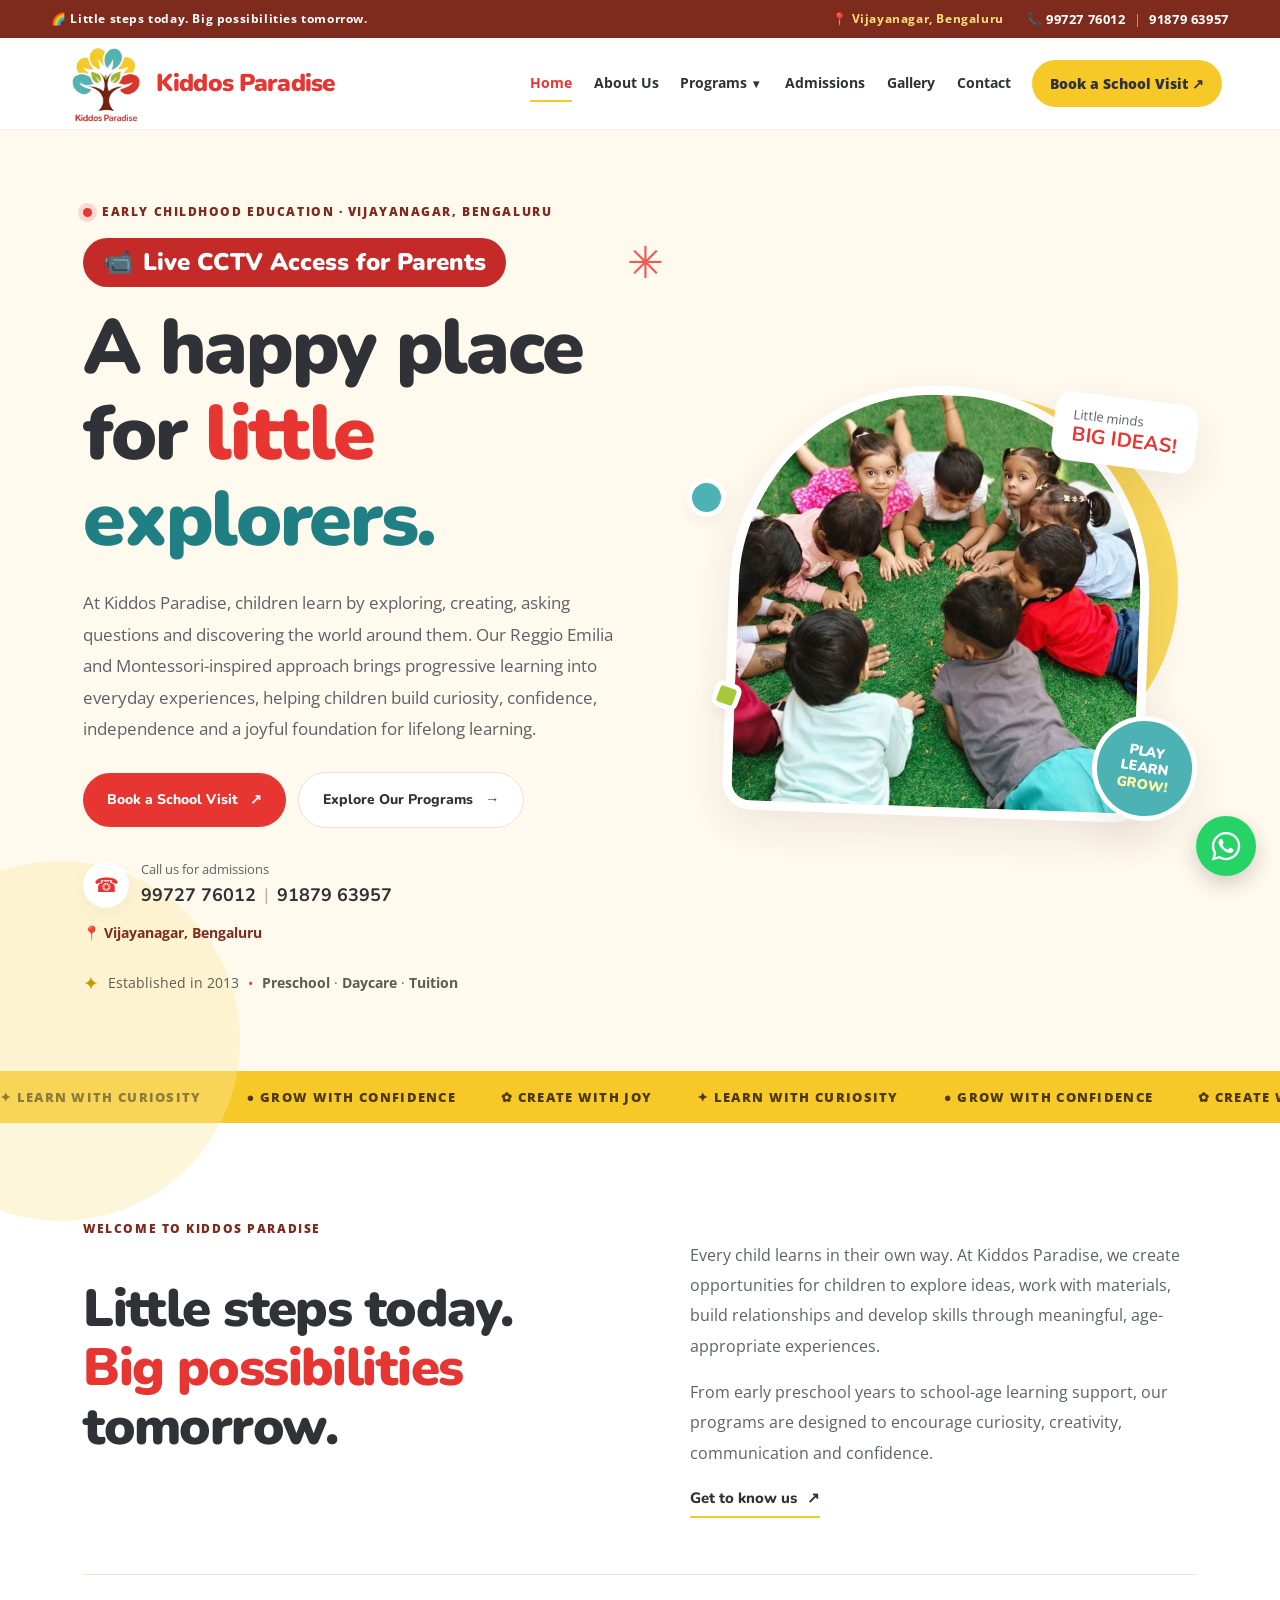
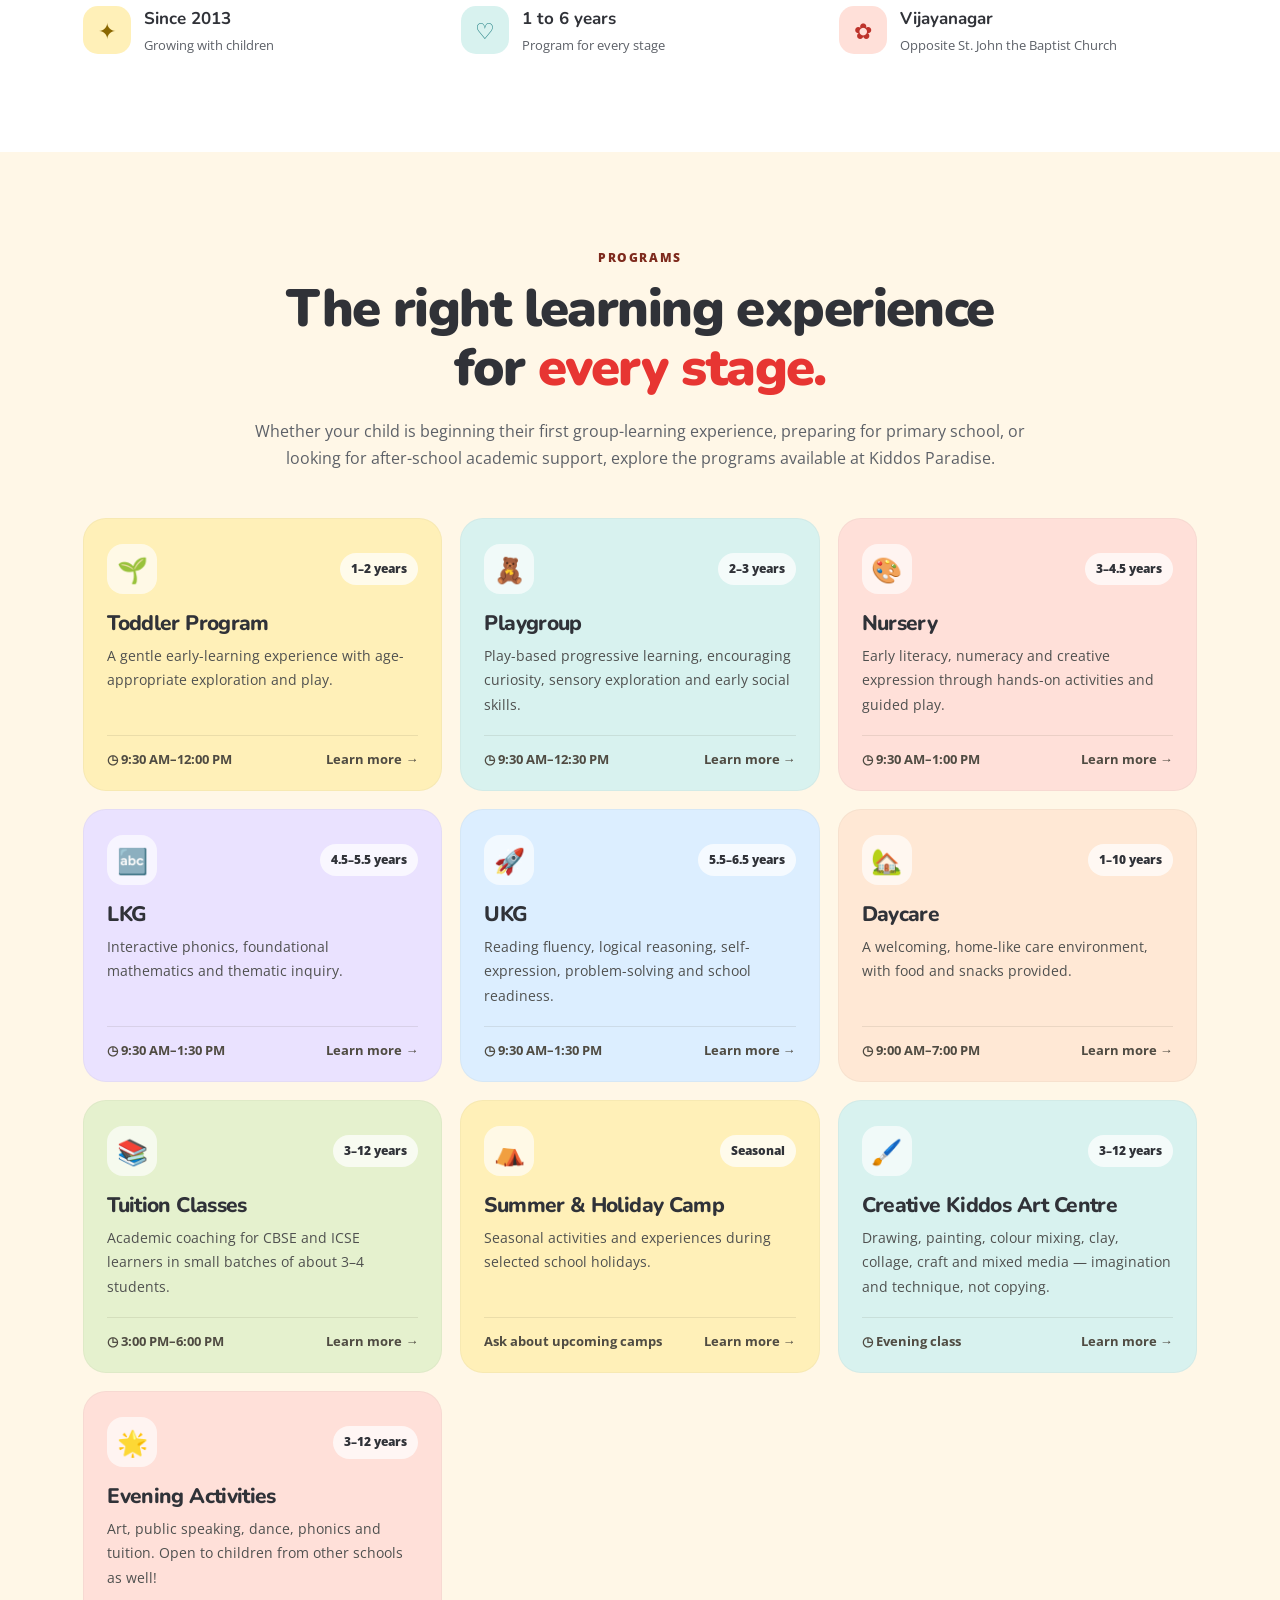
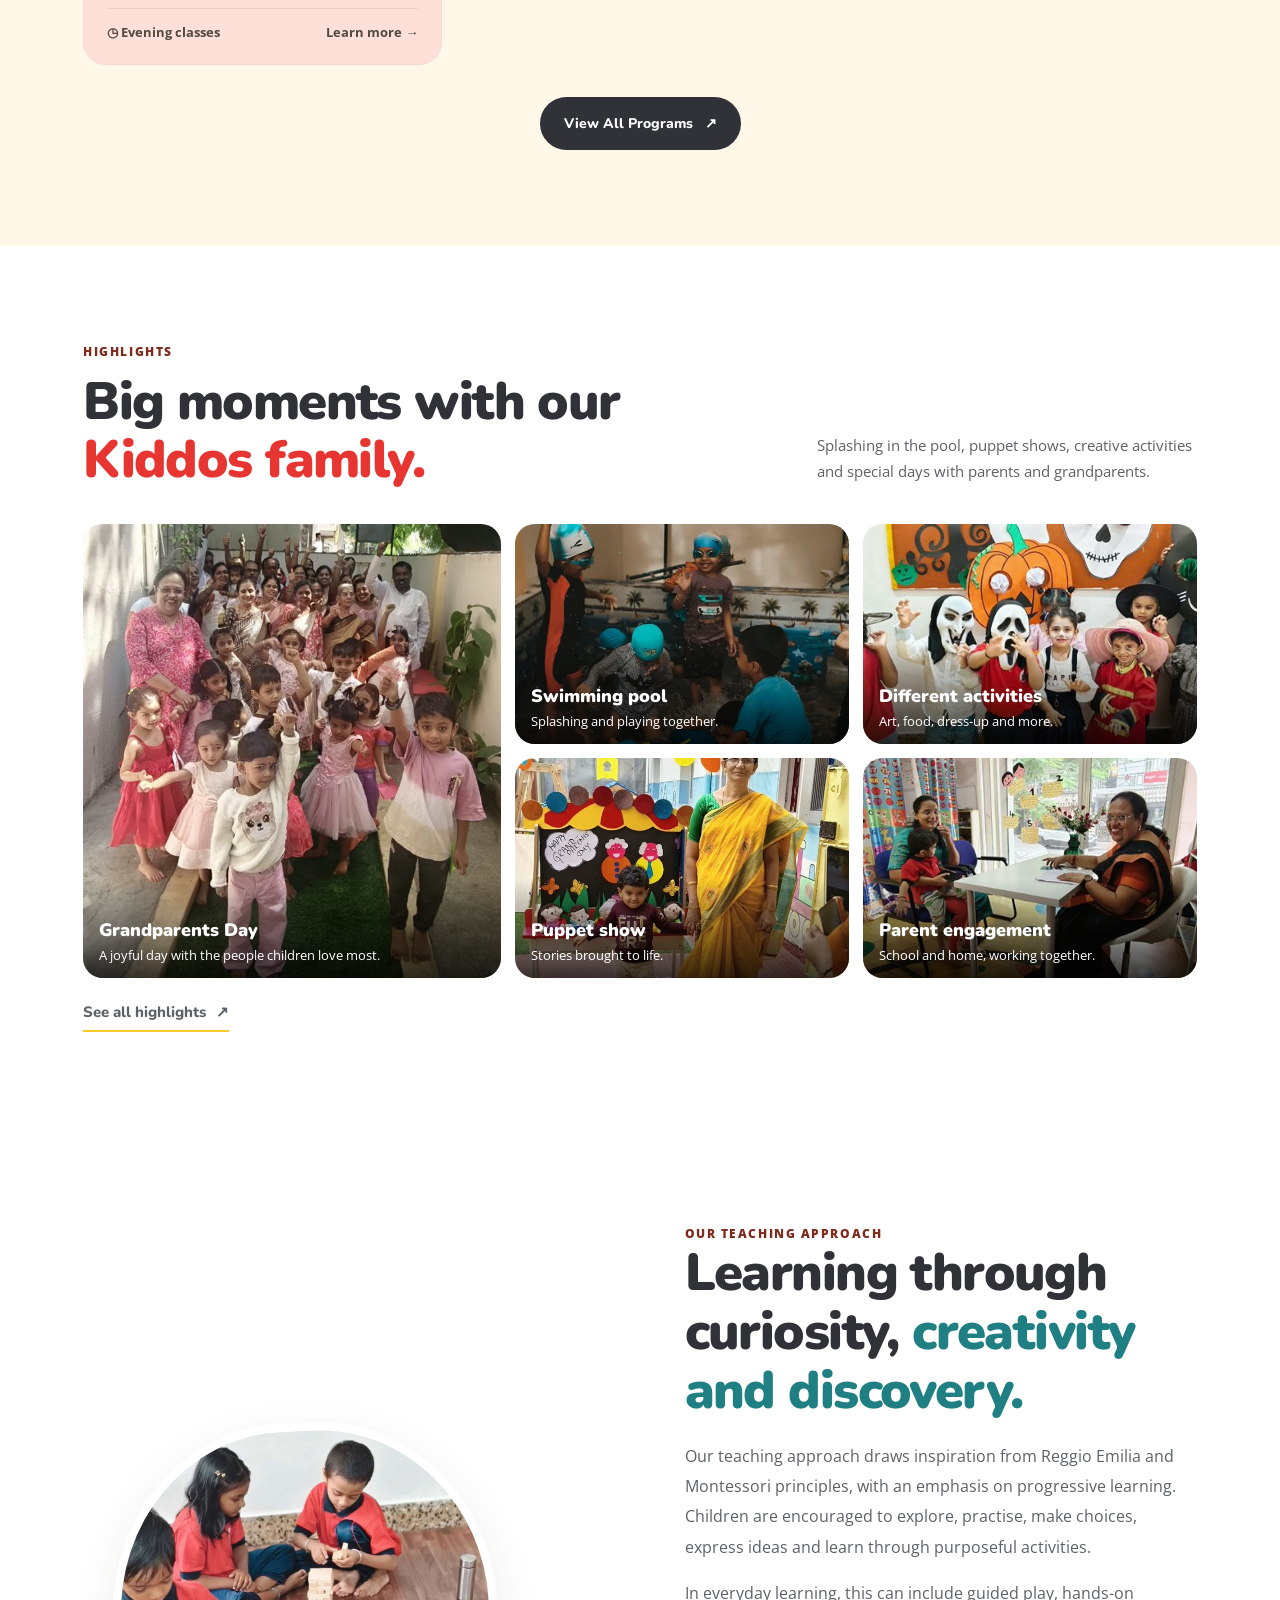
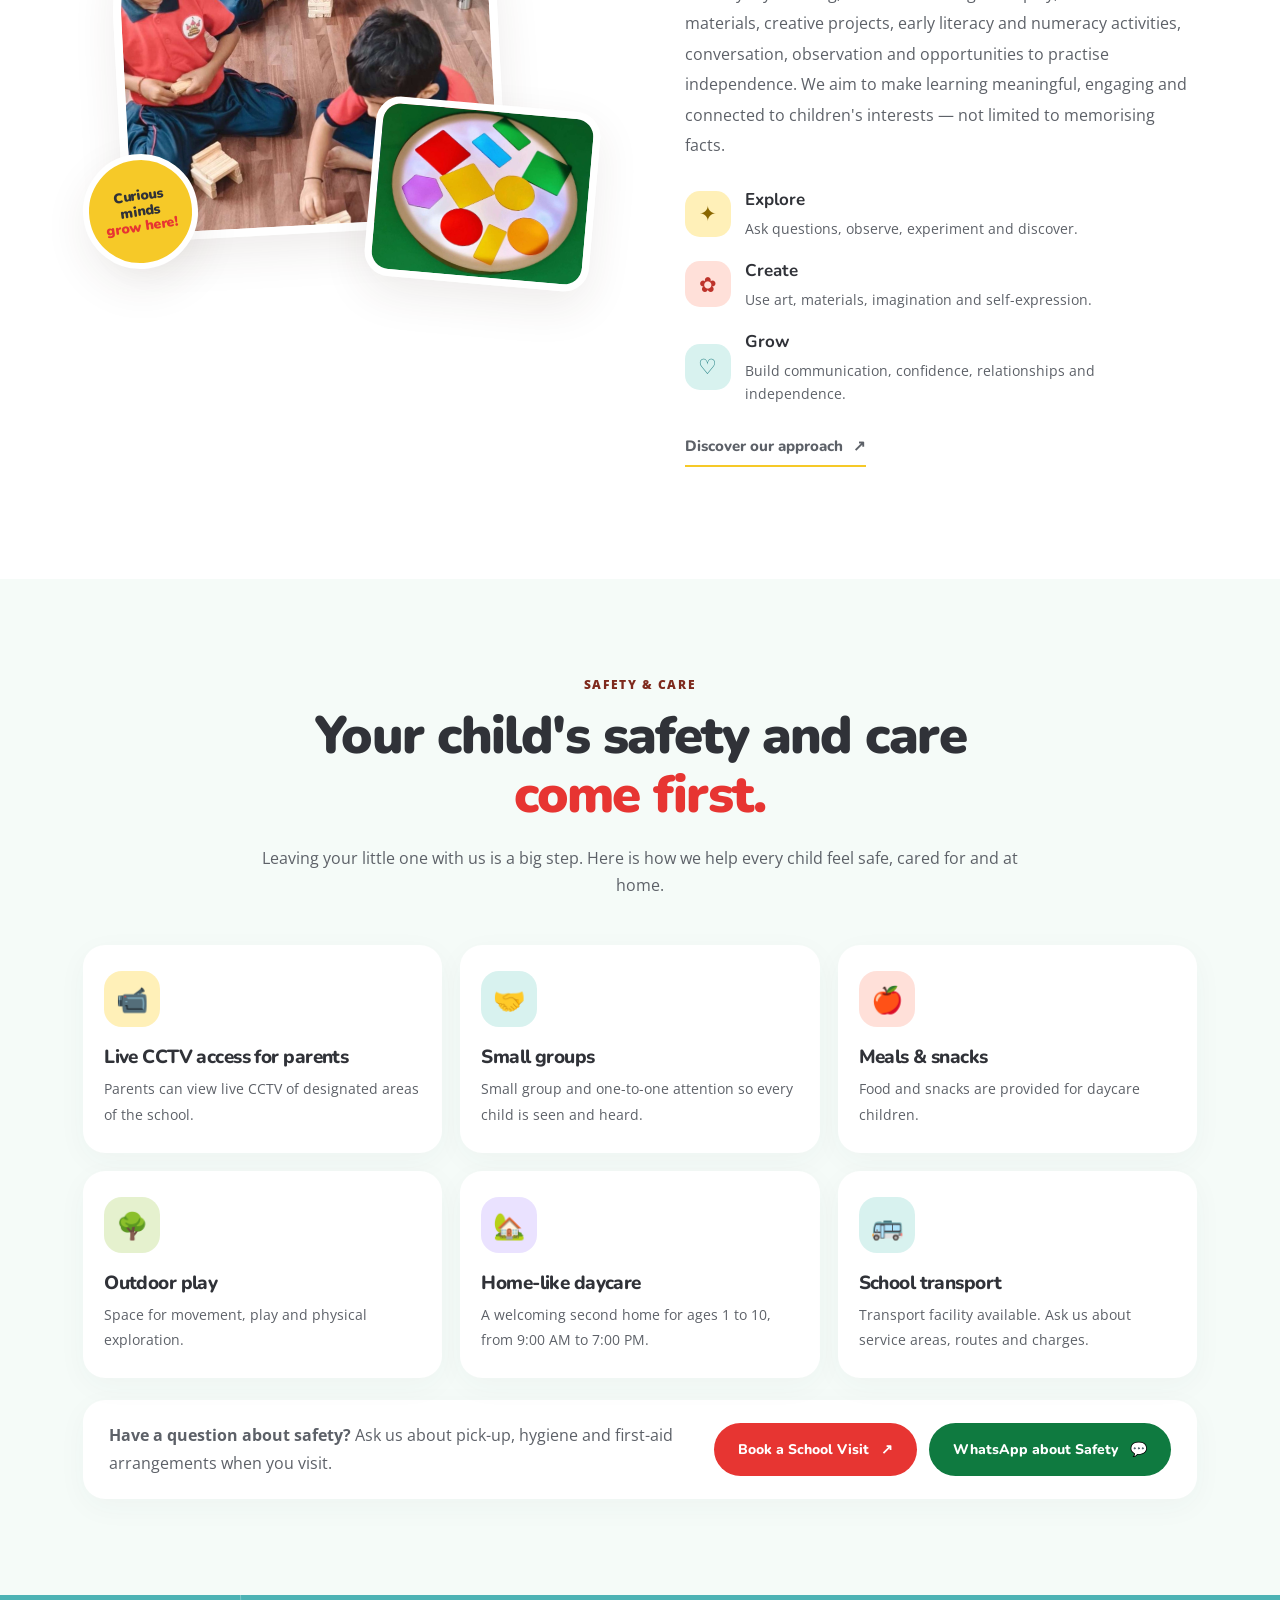
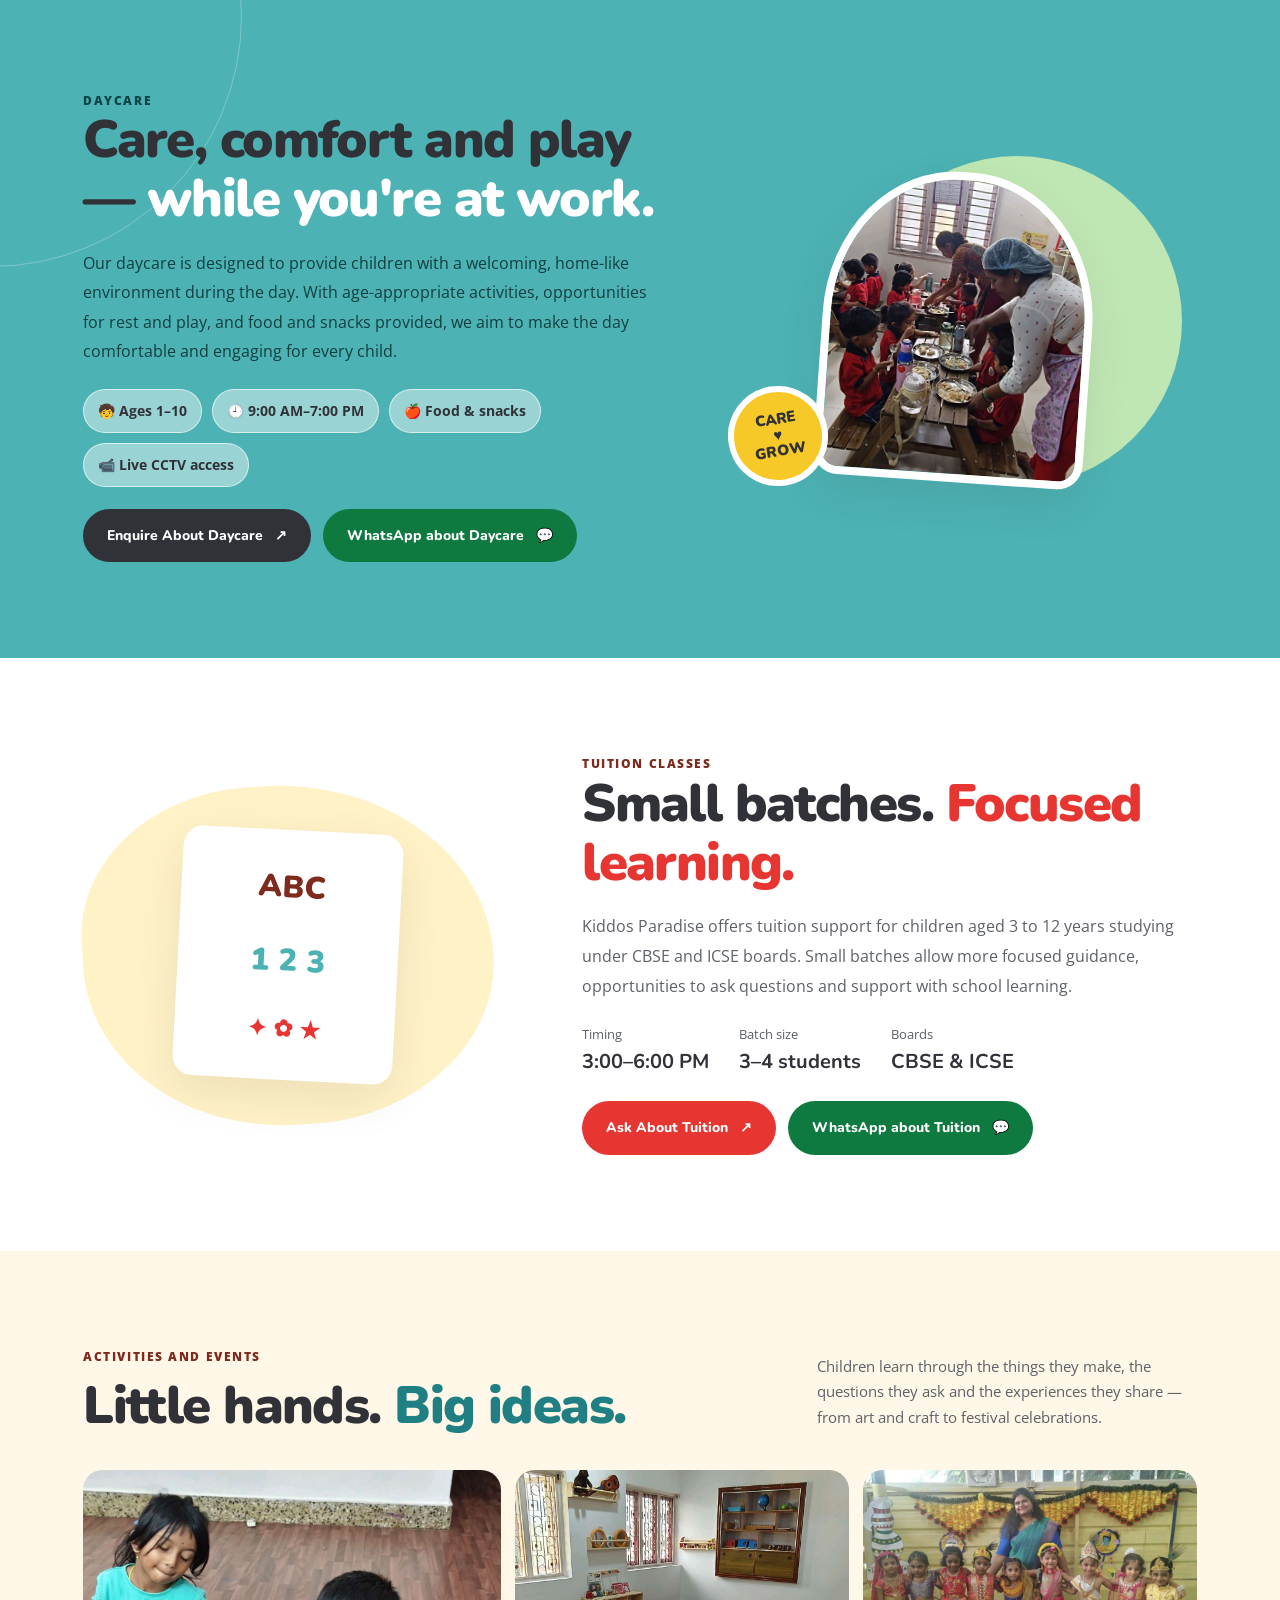
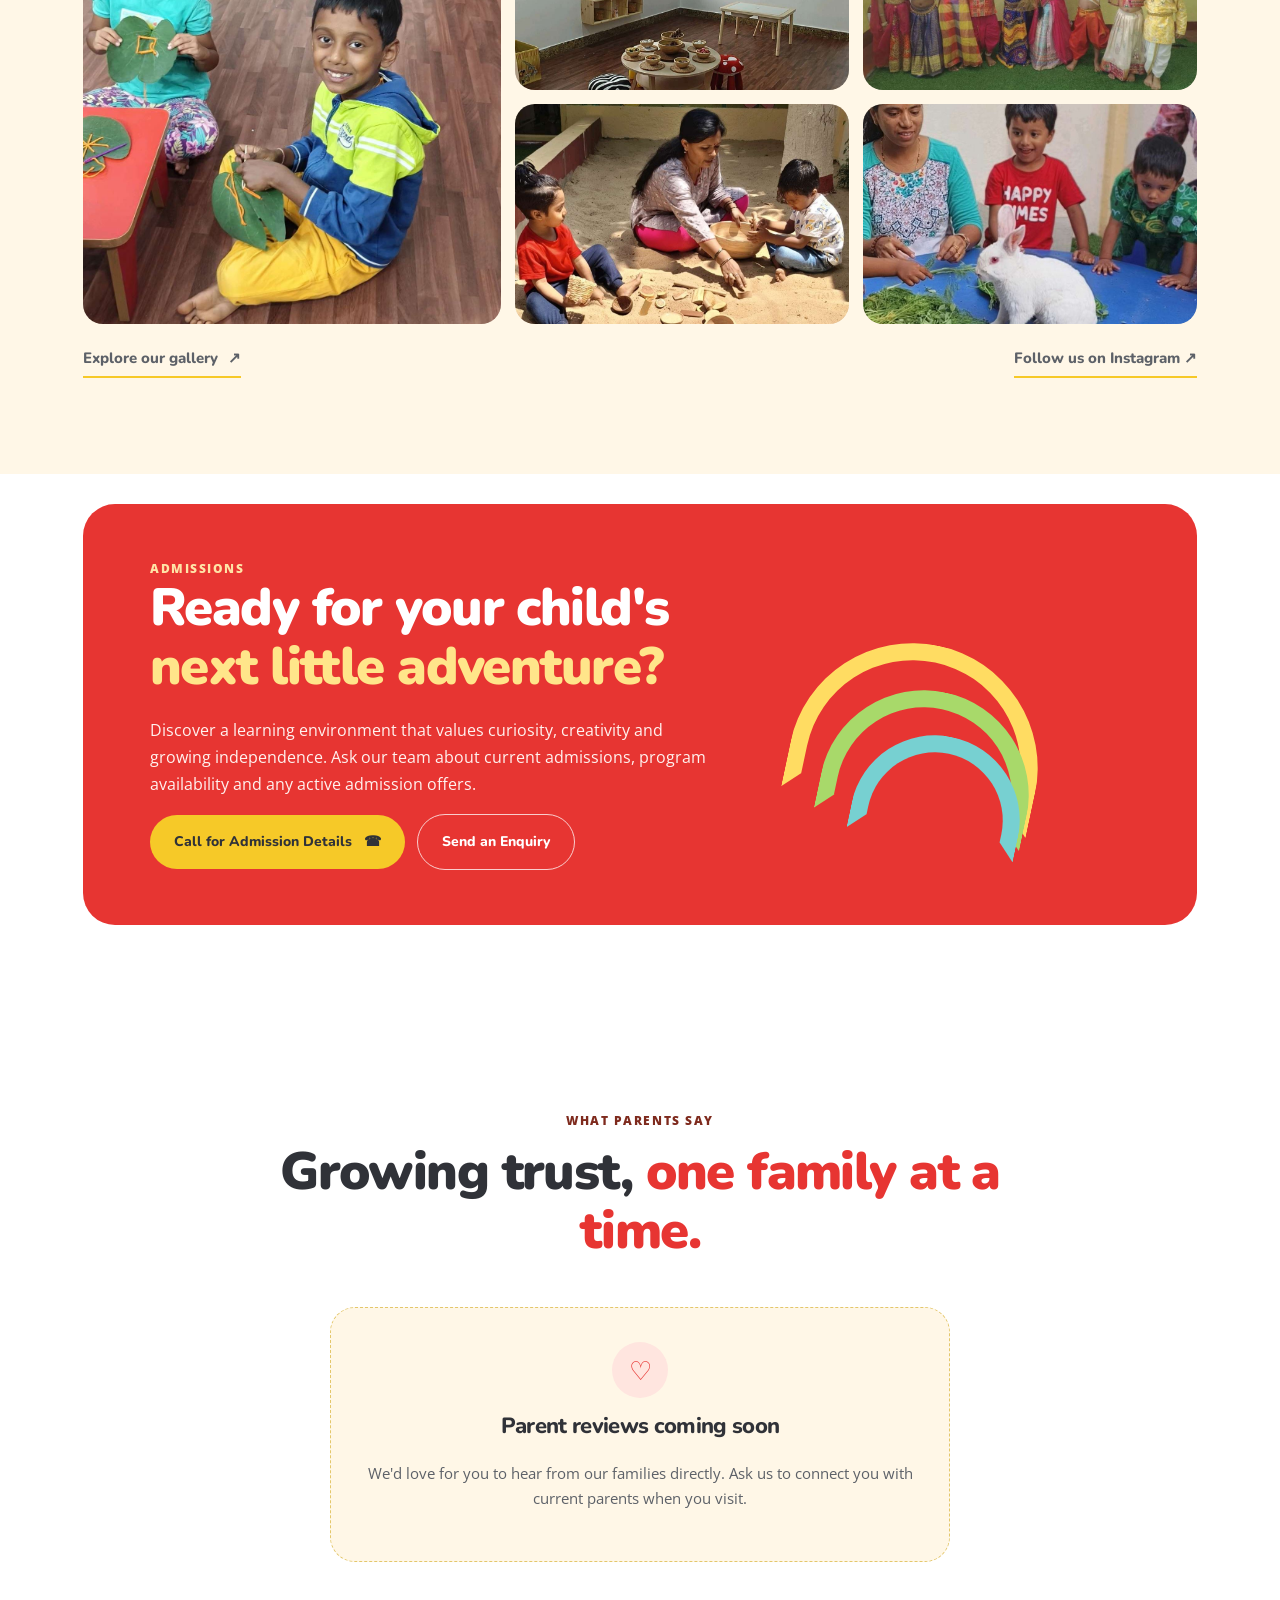
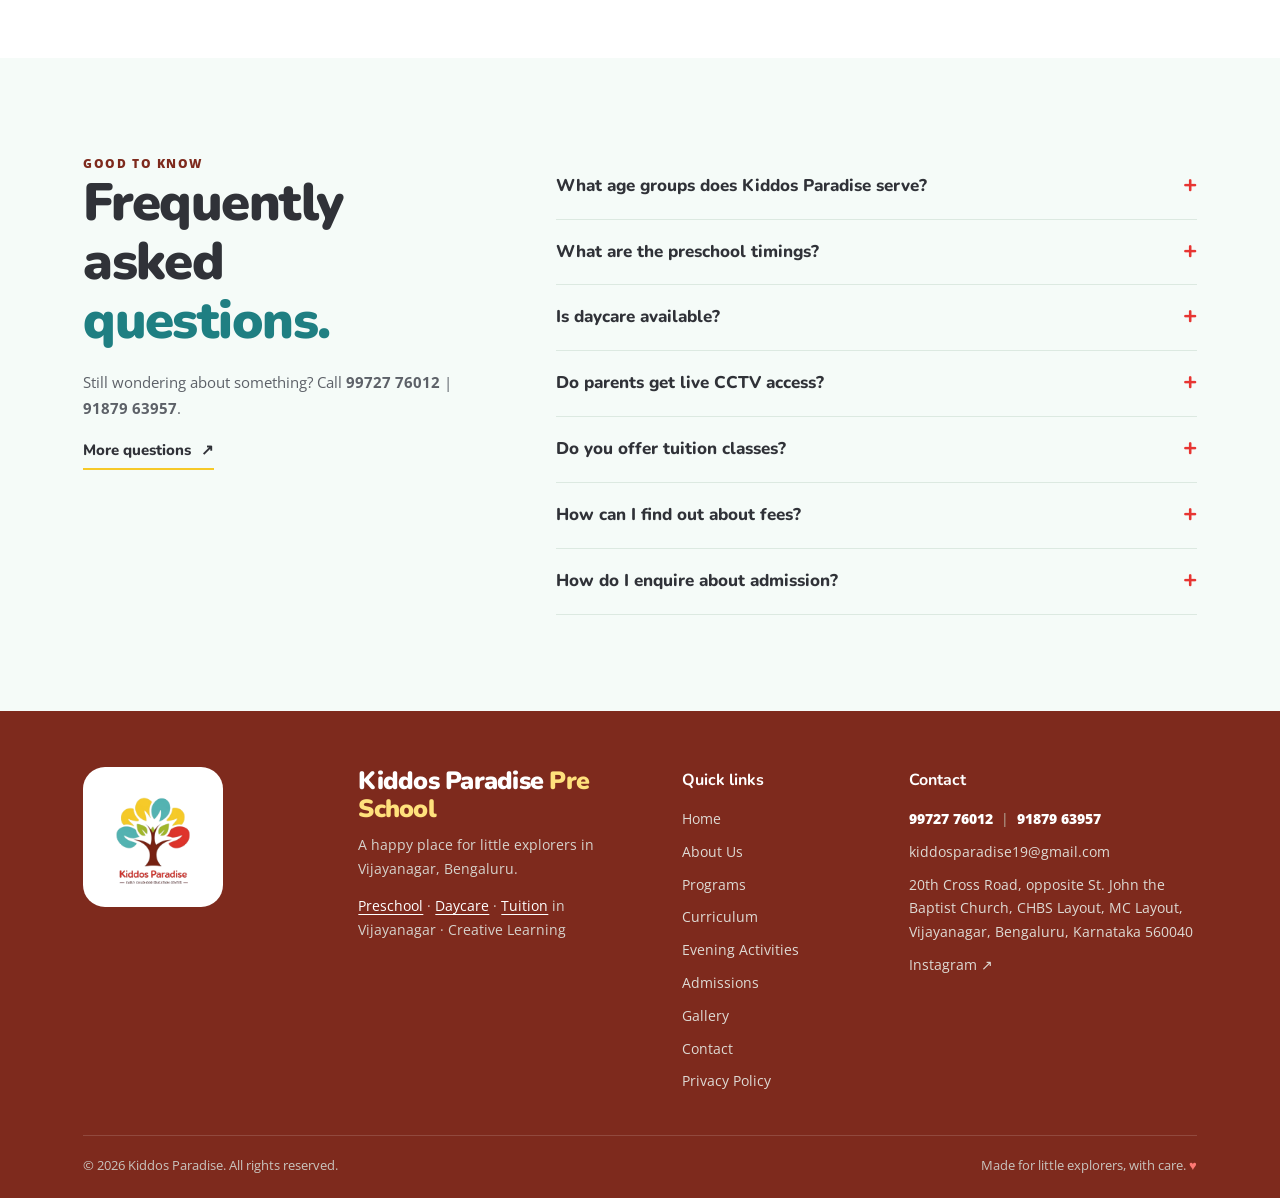
<file: index.html>
<!doctype html>
<html lang="en">
<head>
  <meta charset="utf-8">
  <meta name="viewport" content="width=device-width, initial-scale=1">
  <meta name="theme-color" content="#fff9ee">
  <title>Kiddos Paradise Pre School | Preschool in Vijayanagar, Bengaluru</title>
  <meta name="description" content="Kiddos Paradise is a Reggio Emilia and Montessori-inspired preschool in Vijayanagar, Bengaluru, offering Toddler, Playgroup, Nursery, LKG, UKG, daycare and CBSE/ICSE tuition. Call 99727 76012 | 91879 63957.">
  <link rel="canonical" href="https://kiddosparadise.com/">
  <meta property="og:type" content="website">
  <meta property="og:site_name" content="Kiddos Paradise">
  <meta property="og:title" content="Kiddos Paradise Pre School | Preschool in Vijayanagar, Bengaluru">
  <meta property="og:description" content="Kiddos Paradise is a Reggio Emilia and Montessori-inspired preschool in Vijayanagar, Bengaluru, offering Toddler, Playgroup, Nursery, LKG, UKG, daycare and CBSE/ICSE tuition. Call 99727 76012 | 91879 63957.">
  <meta property="og:image" content="https://kiddosparadise.com/assets/img/kiddos-paradise-logo.png">
  <link rel="icon" type="image/png" href="assets/img/kiddos-paradise-logo.png">
  <link rel="preconnect" href="https://fonts.googleapis.com">
  <link rel="preconnect" href="https://fonts.gstatic.com" crossorigin>
  <link href="https://fonts.googleapis.com/css2?family=Nunito:wght@600;700;800;900&family=Open+Sans:wght@400;500;600;700&display=swap" rel="stylesheet">
  <link rel="stylesheet" href="assets/css/styles.css?v=20261124d">
  <script type="application/ld+json">
  {
    "@context": "https://schema.org",
    "@type": "Preschool",
    "name": "Kiddos Paradise Pre School",
    "url": "https://kiddosparadise.com/",
    "logo": "https://kiddosparadise.com/assets/img/kiddos-paradise-logo.png",
    "email": "kiddosparadise19@gmail.com",
    "telephone": ["+91-99727-76012", "+91-91879-63957"],
    "address": {
      "@type": "PostalAddress",
      "streetAddress": "20th Cross Road, opposite St. John the Baptist Church, CHBS Layout, MC Layout, Vijayanagar",
      "addressLocality": "Bengaluru",
      "addressRegion": "Karnataka",
      "postalCode": "560040",
      "addressCountry": "IN"
    },
    "sameAs": ["https://www.instagram.com/kiddos_explorers__hub/"]
  }
  </script>
</head>
<body class="launch">
  <a class="skip-link" href="#main">Skip to content</a>
  <div class="announcement">
    <span class="announcement-tagline">🌈 Little steps today. Big possibilities tomorrow.</span>
    <span class="announcement-info">
      <span class="announcement-location">📍 Vijayanagar, Bengaluru</span>
      <span class="announcement-phones"><span aria-hidden="true">📞</span> <a href="tel:+919972776012">99727 76012</a><span class="phone-sep">|</span><a href="tel:+919187963957">91879 63957</a></span>
    </span>
  </div>

  <header class="site-header">
    <a class="brand" href="index.html" aria-label="Kiddos Paradise home">
      <img src="assets/img/kiddos-paradise-logo.png" alt="Kiddos Paradise preschool and daycare logo, Vijayanagar, Bengaluru" class="brand-logo" width="128" height="128">
      <span class="brand-name" aria-hidden="true">Kiddos Paradise</span>
    </a>
    <button class="menu-toggle" type="button" aria-label="Open navigation" aria-expanded="false" aria-controls="main-nav">
      <span></span><span></span><span></span>
    </button>
    <nav id="main-nav" class="main-nav" aria-label="Main navigation">
      <a href="index.html" aria-current="page">Home</a>
      <a href="about.html">About Us</a>
      <div class="nav-item has-sub">
        <a href="programs.html">Programs</a>
        <button class="sub-toggle" type="button" aria-expanded="false" aria-controls="programs-menu" aria-label="Show Programs submenu"><span aria-hidden="true">▾</span></button>
        <div class="sub-menu" id="programs-menu">
          <a href="curriculum.html">Curriculum</a>
          <a href="evening-activities.html">Evening Activities</a>
        </div>
      </div>
      <a href="admissions.html">Admissions</a>
      <a href="gallery.html">Gallery</a>
      <a href="contact.html">Contact</a>
      <a class="nav-cta" href="admissions.html?intent=visit#enquiry">Book a School Visit <span aria-hidden="true">↗</span></a>
    </nav>
  </header>

  <main id="main">
    <section class="hero section-pad" aria-labelledby="hero-title">
      <span class="doodle" style="top:10%;left:49%" aria-hidden="true">✳</span>
      <div class="hero-copy">
        <div class="eyebrow"><span class="eyebrow-dot" aria-hidden="true"></span> Early childhood education · Vijayanagar, Bengaluru</div>
        <p class="hero-cctv"><span aria-hidden="true">📹</span> Live CCTV Access for Parents</p>
        <h1 id="hero-title">A happy place for <span class="text-coral">little</span> <span class="text-teal">explorers.</span></h1>
        <p class="hero-lead">At Kiddos Paradise, children learn by exploring, creating, asking questions and discovering the world around them. Our Reggio Emilia and Montessori-inspired approach brings progressive learning into everyday experiences, helping children build curiosity, confidence, independence and a joyful foundation for lifelong learning.</p>
        <div class="hero-actions">
          <a class="button button-coral" href="admissions.html?intent=visit#enquiry">Book a School Visit <span aria-hidden="true">↗</span></a>
          <a class="button button-light" href="programs.html">Explore Our Programs <span aria-hidden="true">→</span></a>
        </div>
        <div class="hero-contact">
          <span class="contact-icon" aria-hidden="true">☎</span>
          <div><small>Call us for admissions</small><strong><a href="tel:+919972776012">99727 76012</a><span class="phone-sep">|</span><a href="tel:+919187963957">91879 63957</a></strong></div>
        </div>
        <p class="hero-location">📍 Vijayanagar, Bengaluru</p>
        <div class="hero-proof">
          <span class="proof-star" aria-hidden="true">✦</span>
          <span>Established in 2013</span><span class="proof-separator" aria-hidden="true">•</span>
          <span><strong>Preschool</strong> · <strong>Daycare</strong> · <strong>Tuition</strong></span>
        </div>
        <p class="review-note">Confirm: establishment year 2013.</p>
      </div>
      <div class="hero-visual">
        <div class="visual-sun" aria-hidden="true"></div>
        <div class="card-note" aria-hidden="true"><span>Little minds</span><strong>BIG IDEAS!</strong></div>
        <div class="hero-photo-wrap">
          <img class="photo-img" src="assets/img/school/children-circle-on-grass.jpg" width="1080" height="1350" alt="Happy children in a group circle on the grass at Kiddos Paradise preschool in Vijayanagar, Bengaluru" fetchpriority="high" decoding="async">
        </div>
        <div class="floating-shape shape-one" aria-hidden="true"></div>
        <div class="floating-shape shape-two" aria-hidden="true"></div>
        <div class="floating-shape shape-three" aria-hidden="true"></div>
        <div class="visual-sticker" aria-hidden="true">PLAY<br>LEARN<br><span>GROW!</span></div>
      </div>
    </section>

    <div class="ticker" aria-hidden="true">
      <div class="ticker-track"><span>✦ LEARN WITH CURIOSITY</span><span>● GROW WITH CONFIDENCE</span><span>✿ CREATE WITH JOY</span><span>✦ LEARN WITH CURIOSITY</span><span>● GROW WITH CONFIDENCE</span><span>✿ CREATE WITH JOY</span></div>
    </div>

    <section class="section-pad" aria-labelledby="welcome-title">
      <div class="section-kicker">Welcome to Kiddos Paradise</div>
      <div class="welcome-grid">
        <h2 id="welcome-title">Little steps today.<br><span class="text-coral">Big possibilities</span> tomorrow.</h2>
        <div class="welcome-copy">
          <p>Every child learns in their own way. At Kiddos Paradise, we create opportunities for children to explore ideas, work with materials, build relationships and develop skills through meaningful, age-appropriate experiences.</p>
          <p>From early preschool years to school-age learning support, our programs are designed to encourage curiosity, creativity, communication and confidence.</p>
          <a class="text-link" href="about.html">Get to know us <span aria-hidden="true">↗</span></a>
        </div>
      </div>
      <div class="stats-row">
        <div class="stat"><span class="stat-icon bg-yellow" aria-hidden="true">✦</span><div><strong>Since 2013</strong><small>Growing with children</small></div></div>
        <div class="stat"><span class="stat-icon bg-teal" aria-hidden="true">♡</span><div><strong>1 to 6 years</strong><small>Program for every stage</small></div></div>
        <div class="stat"><span class="stat-icon bg-coral" aria-hidden="true">✿</span><div><strong>Vijayanagar</strong><small>Opposite St. John the Baptist Church</small></div></div>
      </div>
    </section>

    <section class="programs section-pad" aria-labelledby="programs-title">
      <div class="section-heading centered">
        <div class="section-kicker">Programs</div>
        <h2 id="programs-title">The right learning experience for <span class="text-coral">every stage.</span></h2>
        <p>Whether your child is beginning their first group-learning experience, preparing for primary school, or looking for after-school academic support, explore the programs available at Kiddos Paradise.</p>
      </div>
      <div class="program-grid">
        <a class="program-card program-yellow" href="programs.html#toddler">
          <div class="program-top"><span class="program-emoji" aria-hidden="true">🌱</span><span class="age-pill">1–2 years</span></div>
          <h3>Toddler Program</h3><p>A gentle early-learning experience with age-appropriate exploration and play.</p>
          <div class="program-meta"><span>◷ 9:30 AM–12:00 PM</span><span>Learn more →</span></div>
        </a>
        <a class="program-card program-teal" href="programs.html#playgroup">
          <div class="program-top"><span class="program-emoji" aria-hidden="true">🧸</span><span class="age-pill">2–3 years</span></div>
          <h3>Playgroup</h3><p>Play-based progressive learning, encouraging curiosity, sensory exploration and early social skills.</p>
          <div class="program-meta"><span>◷ 9:30 AM–12:30 PM</span><span>Learn more →</span></div>
        </a>
        <a class="program-card program-coral" href="programs.html#nursery">
          <div class="program-top"><span class="program-emoji" aria-hidden="true">🎨</span><span class="age-pill">3–4.5 years</span></div>
          <h3>Nursery</h3><p>Early literacy, numeracy and creative expression through hands-on activities and guided play.</p>
          <div class="program-meta"><span>◷ 9:30 AM–1:00 PM</span><span>Learn more →</span></div>
        </a>
        <a class="program-card program-lilac" href="programs.html#lkg">
          <div class="program-top"><span class="program-emoji" aria-hidden="true">🔤</span><span class="age-pill">4.5–5.5 years</span></div>
          <h3>LKG</h3><p>Interactive phonics, foundational mathematics and thematic inquiry.</p>
          <div class="program-meta"><span>◷ 9:30 AM–1:30 PM</span><span>Learn more →</span></div>
        </a>
        <a class="program-card program-blue" href="programs.html#ukg">
          <div class="program-top"><span class="program-emoji" aria-hidden="true">🚀</span><span class="age-pill">5.5–6.5 years</span></div>
          <h3>UKG</h3><p>Reading fluency, logical reasoning, self-expression, problem-solving and school readiness.</p>
          <div class="program-meta"><span>◷ 9:30 AM–1:30 PM</span><span>Learn more →</span></div>
        </a>
        <a class="program-card program-peach" href="programs.html#daycare">
          <div class="program-top"><span class="program-emoji" aria-hidden="true">🏡</span><span class="age-pill">1–10 years</span></div>
          <h3>Daycare</h3><p>A welcoming, home-like care environment, with food and snacks provided.</p>
          <div class="program-meta"><span>◷ 9:00 AM–7:00 PM</span><span>Learn more →</span></div>
        </a>
        <a class="program-card program-mint" href="programs.html#tuition">
          <div class="program-top"><span class="program-emoji" aria-hidden="true">📚</span><span class="age-pill">3–12 years</span></div>
          <h3>Tuition Classes</h3><p>Academic coaching for CBSE and ICSE learners in small batches of about 3–4 students.</p>
          <div class="program-meta"><span>◷ 3:00 PM–6:00 PM</span><span>Learn more →</span></div>
        </a>
        <a class="program-card program-yellow" href="programs.html#camp">
          <div class="program-top"><span class="program-emoji" aria-hidden="true">⛺</span><span class="age-pill">Seasonal</span></div>
          <h3>Summer &amp; Holiday Camp</h3><p>Seasonal activities and experiences during selected school holidays.</p>
          <div class="program-meta"><span>Ask about upcoming camps</span><span>Learn more →</span></div>
        </a>
        <a class="program-card program-teal" href="evening-activities.html#art">
          <div class="program-top"><span class="program-emoji" aria-hidden="true">🖌️</span><span class="age-pill">3–12 years</span></div>
          <h3>Creative Kiddos Art Centre</h3><p>Drawing, painting, colour mixing, clay, collage, craft and mixed media — imagination and technique, not copying.</p>
          <div class="program-meta"><span>◷ Evening class</span><span>Learn more →</span></div>
        </a>
        <a class="program-card program-coral" href="evening-activities.html">
          <div class="program-top"><span class="program-emoji" aria-hidden="true">🌟</span><span class="age-pill">3–12 years</span></div>
          <h3>Evening Activities</h3><p>Art, public speaking, dance, phonics and tuition. Open to children from other schools as well!</p>
          <div class="program-meta"><span>◷ Evening classes</span><span>Learn more →</span></div>
        </a>
      </div>
      <p class="small-print review-note">Confirm: program ages, timings and availability.</p>
      <div class="center-cta"><a class="button button-dark" href="programs.html">View All Programs <span aria-hidden="true">↗</span></a></div>
    </section>

    <section class="highlights section-pad" id="highlights" aria-labelledby="highlights-title">
      <div class="gallery-heading">
        <div><div class="section-kicker">Highlights</div><h2 id="highlights-title">Big moments with our <span class="text-coral">Kiddos family.</span></h2></div>
        <p>Splashing in the pool, puppet shows, creative activities and special days with parents and grandparents.</p>
      </div>
      <div class="gallery-grid">
        <a class="gallery-item highlight-tile gallery-large" href="gallery.html#grandparents-day"><img class="photo-img" src="assets/img/school/highlight-grandparents-group-small.jpg" width="720" height="860" alt="Kiddos Paradise children with their grandparents and families in a large group photo on Grandparents Day, Vijayanagar" loading="lazy" decoding="async"><span class="highlight-caption"><strong>Grandparents Day</strong><small>A joyful day with the people children love most.</small></span></a>
        <a class="gallery-item highlight-tile" href="gallery.html#swimming-pool"><img class="photo-img" src="assets/img/school/highlight-pool-play-small.jpg" width="640" height="686" alt="Preschool children in swimwear and caps splashing together in the Kiddos Paradise pool" loading="lazy" decoding="async"><span class="highlight-caption"><strong>Swimming pool</strong><small>Splashing and playing together.</small></span></a>
        <a class="gallery-item highlight-tile" href="gallery.html#activities"><img class="photo-img" src="assets/img/school/highlight-dress-up-group-small.jpg" width="640" height="268" alt="Group of Kiddos Paradise children in colourful Halloween costumes and masks" loading="lazy" decoding="async"><span class="highlight-caption"><strong>Different activities</strong><small>Art, food, dress-up and more.</small></span></a>
        <a class="gallery-item highlight-tile" href="gallery.html#puppet-show"><img class="photo-img" src="assets/img/school/highlight-puppet-show-small.jpg" width="640" height="659" alt="Child and grandmother beside a colourful Grandparents Day puppet theatre at Kiddos Paradise" loading="lazy" decoding="async"><span class="highlight-caption"><strong>Puppet show</strong><small>Stories brought to life.</small></span></a>
        <a class="gallery-item highlight-tile" href="gallery.html#parent-engagement"><img class="photo-img" src="assets/img/school/highlight-parent-meeting-small.jpg" width="640" height="288" alt="Parent and child talking with a teacher at a Kiddos Paradise parent meeting" loading="lazy" decoding="async"><span class="highlight-caption"><strong>Parent engagement</strong><small>School and home, working together.</small></span></a>
      </div>
      <div class="gallery-foot"><a class="text-link" href="gallery.html#highlights">See all highlights <span aria-hidden="true">↗</span></a></div>
    </section>

    <section class="section-pad" aria-labelledby="approach-title">
      <div class="approach-grid">
        <div class="approach-visual">
          <div class="approach-photo-main"><img class="photo-img" src="assets/img/school/children-building-blocks.jpg" width="1080" height="1350" alt="Preschoolers in uniform building with wooden blocks in a Vijayanagar, Bengaluru classroom" loading="lazy" decoding="async"></div>
          <div class="approach-photo-small"><img class="photo-img" src="assets/img/school/light-table-shapes.jpg" width="1080" height="1350" alt="Colourful shapes on a light table for early learning at Kiddos Paradise preschool" loading="lazy" decoding="async"></div>
          <div class="approach-bubble" aria-hidden="true">Curious<br>minds<br><span>grow here!</span></div>
        </div>
        <div class="approach-copy">
          <div class="section-kicker">Our teaching approach</div>
          <h2 id="approach-title">Learning through curiosity, <span class="text-teal">creativity and discovery.</span></h2>
          <p>Our teaching approach draws inspiration from Reggio Emilia and Montessori principles, with an emphasis on progressive learning. Children are encouraged to explore, practise, make choices, express ideas and learn through purposeful activities.</p>
          <p>In everyday learning, this can include guided play, hands-on materials, creative projects, early literacy and numeracy activities, conversation, observation and opportunities to practise independence. We aim to make learning meaningful, engaging and connected to children's interests — not limited to memorising facts.</p>
          <div class="points">
            <div class="point"><span class="point-icon bg-yellow" aria-hidden="true">✦</span><p><strong>Explore</strong><small>Ask questions, observe, experiment and discover.</small></p></div>
            <div class="point"><span class="point-icon bg-coral" aria-hidden="true">✿</span><p><strong>Create</strong><small>Use art, materials, imagination and self-expression.</small></p></div>
            <div class="point"><span class="point-icon bg-teal" aria-hidden="true">♡</span><p><strong>Grow</strong><small>Build communication, confidence, relationships and independence.</small></p></div>
          </div>
          <p style="margin-top:24px"><a class="text-link" href="about.html#philosophy">Discover our approach <span aria-hidden="true">↗</span></a></p>
        </div>
      </div>
    </section>

    <section class="care section-pad" id="safety-care" aria-labelledby="care-title">
      <div class="section-heading centered">
        <div class="section-kicker">Safety &amp; care</div>
        <h2 id="care-title">Your child's safety and care <span class="text-coral">come first.</span></h2>
        <p>Leaving your little one with us is a big step. Here is how we help every child feel safe, cared for and at home.</p>
      </div>
      <div class="care-grid safety-grid">
        <article class="care-card"><span class="care-icon bg-yellow" aria-hidden="true">📹</span><h3>Live CCTV access for parents</h3><p>Parents can view live CCTV of designated areas of the school.</p></article>
        <article class="care-card"><span class="care-icon bg-teal" aria-hidden="true">🤝</span><h3>Small groups</h3><p>Small group and one-to-one attention so every child is seen and heard.</p></article>
        <article class="care-card"><span class="care-icon bg-coral" aria-hidden="true">🍎</span><h3>Meals &amp; snacks</h3><p>Food and snacks are provided for daycare children.</p></article>
        <article class="care-card"><span class="care-icon bg-green" aria-hidden="true">🌳</span><h3>Outdoor play</h3><p>Space for movement, play and physical exploration.</p></article>
        <article class="care-card"><span class="care-icon bg-lilac" aria-hidden="true">🏡</span><h3>Home-like daycare</h3><p>A welcoming second home for ages 1 to 10, from 9:00 AM to 7:00 PM.</p></article>
        <article class="care-card"><span class="care-icon bg-teal" aria-hidden="true">🚌</span><h3>School transport</h3><p>Transport facility available. Ask us about service areas, routes and charges.</p></article>
      </div>
      <div class="safety-cta">
        <p><strong>Have a question about safety?</strong> Ask us about pick-up, hygiene and first-aid arrangements when you visit.</p>
        <div class="hero-actions"><a class="button button-coral" href="admissions.html?intent=visit#enquiry">Book a School Visit <span aria-hidden="true">↗</span></a><a class="button button-whatsapp" href="https://wa.me/919972776012?text=Hello%20Kiddos%20Paradise%2C%20I%20am%20interested%20in%20learning%20about%20safety%20and%20care%20at%20the%20school%20for%20my%20child.%20Please%20share%20admission%20details%2C%20fees%20and%20availability." target="_blank" rel="noopener">WhatsApp about Safety <span aria-hidden="true">💬</span></a></div>
      </div>
      <p class="small-print review-note">Confirm: each facility and its details; teacher-to-child ratio (reported 1:10), pick-up rules, hygiene and first-aid details before publishing them.</p>
    </section>

    <section class="daycare-band section-pad" aria-labelledby="daycare-title">
      <div class="daycare-copy">
        <div class="section-kicker">Daycare</div>
        <h2 id="daycare-title">Care, comfort and play — <span>while you're at work.</span></h2>
        <p>Our daycare is designed to provide children with a welcoming, home-like environment during the day. With age-appropriate activities, opportunities for rest and play, and food and snacks provided, we aim to make the day comfortable and engaging for every child.</p>
        <div class="fact-pills"><span>🧒 Ages 1–10</span><span>🕘 9:00 AM–7:00 PM</span><span>🍎 Food &amp; snacks</span><span>📹 Live CCTV access</span></div>
        <div class="hero-actions"><a class="button button-dark" href="programs.html#daycare">Enquire About Daycare <span aria-hidden="true">↗</span></a><a class="button button-whatsapp" href="https://wa.me/919972776012?text=Hello%20Kiddos%20Paradise%2C%20I%20am%20interested%20in%20Daycare%20%281%20to%2010%20years%29%20for%20my%20child.%20Please%20share%20admission%20details%2C%20fees%20and%20availability." target="_blank" rel="noopener">WhatsApp about Daycare <span aria-hidden="true">💬</span></a></div>
        <p class="review-note">Confirm: daycare operating days and holiday availability.</p>
      </div>
      <div class="daycare-art">
        <div class="daycare-circle" aria-hidden="true"></div>
        <div class="daycare-image"><img class="photo-img" src="assets/img/school/daycare-mealtime.jpg" width="1080" height="1350" alt="Caregiver serving lunch to children at Kiddos Paradise daycare in Vijayanagar, Bengaluru" loading="lazy" decoding="async"></div>
        <div class="daycare-sticker" aria-hidden="true">CARE<br>♥<br>GROW</div>
      </div>
    </section>

    <section class="tuition section-pad" aria-labelledby="tuition-title">
      <div class="tuition-art" aria-hidden="true"><div class="tuition-paper"><span>ABC</span><span>1 2 3</span><span>✦ ✿ ★</span></div></div>
      <div class="tuition-copy">
        <div class="section-kicker">Tuition classes</div>
        <h2 id="tuition-title">Small batches. <span class="text-coral">Focused learning.</span></h2>
        <p>Kiddos Paradise offers tuition support for children aged 3 to 12 years studying under CBSE and ICSE boards. Small batches allow more focused guidance, opportunities to ask questions and support with school learning.</p>
        <div class="key-facts"><div><small>Timing</small><strong>3:00–6:00 PM</strong></div><div><small>Batch size</small><strong>3–4 students</strong></div><div><small>Boards</small><strong>CBSE &amp; ICSE</strong></div></div>
        <div class="hero-actions"><a class="button button-coral" href="programs.html#tuition">Ask About Tuition <span aria-hidden="true">↗</span></a><a class="button button-whatsapp" href="https://wa.me/919972776012?text=Hello%20Kiddos%20Paradise%2C%20I%20am%20interested%20in%20Tuition%20Classes%20%283%20to%2012%20years%29%20for%20my%20child.%20Please%20share%20admission%20details%2C%20fees%20and%20availability." target="_blank" rel="noopener">WhatsApp about Tuition <span aria-hidden="true">💬</span></a></div>
        <p class="review-note">Confirm: supported grades and subjects.</p>
      </div>
    </section>

    <section class="gallery section-pad" aria-labelledby="gallery-title">
      <div class="gallery-heading">
        <div><div class="section-kicker">Activities and events</div><h2 id="gallery-title">Little hands. <span class="text-teal">Big ideas.</span></h2></div>
        <p>Children learn through the things they make, the questions they ask and the experiences they share — from art and craft to festival celebrations.</p>
      </div>
      <div class="gallery-grid">
        <div class="gallery-item gallery-large"><img class="photo-img" src="assets/img/school/leaf-threading-craft.jpg" width="1080" height="1350" alt="Two children threading yarn through leaves during an art and craft activity at Kiddos Paradise" loading="lazy" decoding="async"></div>
        <div class="gallery-item"><img class="photo-img" src="assets/img/school/montessori-classroom.jpg" width="1080" height="1350" alt="Bright Montessori-inspired classroom with wooden materials at a preschool in Vijayanagar, Bengaluru" loading="lazy" decoding="async"></div>
        <div class="gallery-item"><img class="photo-img" src="assets/img/school/janmashtami-costumes.jpg" width="1080" height="566" alt="Preschool children in traditional costumes for Janmashtami at Kiddos Paradise, Vijayanagar" loading="lazy" decoding="async"></div>
        <div class="gallery-item"><img class="photo-img" src="assets/img/school/sand-pit-play.jpg" width="1080" height="1350" alt="Teacher and two children playing with wooden bowls in the Kiddos Paradise preschool sand pit" loading="lazy" decoding="async"></div>
        <div class="gallery-item"><img class="photo-img" src="assets/img/school/rabbit-visit.jpg" width="1080" height="1350" alt="Children and teachers feeding a white rabbit during a nature learning activity at Kiddos Paradise" loading="lazy" decoding="async"></div>
      </div>
      <div class="gallery-foot"><a class="text-link" href="gallery.html">Explore our gallery <span aria-hidden="true">↗</span></a><a class="text-link" href="https://www.instagram.com/kiddos_explorers__hub/" target="_blank" rel="noopener noreferrer">Follow us on Instagram ↗</a></div>
    </section>

    <section class="admissions section-pad" aria-labelledby="admissions-title">
      <div class="admissions-card">
        <div class="admissions-copy">
          <div class="section-kicker">Admissions</div>
          <h2 id="admissions-title">Ready for your child's <span>next little adventure?</span></h2>
          <p>Discover a learning environment that values curiosity, creativity and growing independence. Ask our team about current admissions, program availability and any active admission offers.</p>
          <div class="hero-actions"><a class="button button-yellow" href="tel:+919972776012">Call for Admission Details <span aria-hidden="true">☎</span></a><a class="button button-outline" href="admissions.html#enquiry">Send an Enquiry</a></div>
        </div>
        <div class="admissions-illustration" aria-hidden="true"><div class="rainbow"></div><div class="rainbow rainbow-two"></div><div class="rainbow rainbow-three"></div></div>
      </div>
    </section>

    <section class="reviews section-pad" aria-labelledby="reviews-title">
      <div class="section-heading centered">
        <div class="section-kicker">What parents say</div>
        <h2 id="reviews-title">Growing trust, <span class="text-coral">one family at a time.</span></h2>
      </div>
      <div class="review-placeholder">
        <span class="review-icon" aria-hidden="true">♡</span>
        <h3>Parent reviews coming soon</h3>
        <p>We'd love for you to hear from our families directly. Ask us to connect you with current parents when you visit.</p>
        <p class="review-note">Add 3–6 genuine, approved parent reviews and the verified Google Reviews link.</p>
      </div>
    </section>

    <section class="faq section-pad" aria-labelledby="faq-title">
      <div class="faq-heading"><div class="section-kicker">Good to know</div><h2 id="faq-title">Frequently asked <span class="text-teal">questions.</span></h2><p>Still wondering about something? Call <a href="tel:+919972776012"><strong>99727 76012</strong></a> | <a href="tel:+919187963957"><strong>91879 63957</strong></a>.</p><a class="text-link" href="contact.html#faq">More questions <span aria-hidden="true">↗</span></a></div>
      <div class="faq-list">
        <details><summary>What age groups does Kiddos Paradise serve?<span aria-hidden="true">+</span></summary><p>Preschool is for children from 1 to 6 years, daycare for 1 to 10 years, and tuition and enrichment programs for 3 to 12 years. Please contact us to confirm the best fit for your child's age.</p></details>
        <details><summary>What are the preschool timings?<span aria-hidden="true">+</span></summary><p>Preschool is for children from 1 to 6 years. Program timings vary. Classes start at 9:30 AM, with individual programs ending between 12:00 PM and 1:30 PM.</p></details>
        <details><summary>Is daycare available?<span aria-hidden="true">+</span></summary><p>Yes. Daycare runs from 9:00 AM to 7:00 PM for children aged 1–10. Contact the school to confirm days, availability and arrangements.</p></details>
        <details><summary>Do parents get live CCTV access?<span aria-hidden="true">+</span></summary><p>Yes. Kiddos Paradise offers live CCTV access for parents, covering designated areas of the school. Please ask the school how to get access.</p></details>
        <details><summary>Do you offer tuition classes?<span aria-hidden="true">+</span></summary><p>Yes. We offer CBSE and ICSE tuition from 3:00 PM to 6:00 PM in small batches for children aged 3 to 12 years. Please check grade eligibility with the school.</p></details>
        <details><summary>How can I find out about fees?<span aria-hidden="true">+</span></summary><p>Please call the school for current fees, availability and program details.</p></details>
        <details><summary>How do I enquire about admission?<span aria-hidden="true">+</span></summary><p>Call 99727 76012 or 91879 63957, or use the <a href="admissions.html#enquiry"><u>admission enquiry form</u></a>.</p></details>
      </div>
    </section>
  </main>

  <footer class="site-footer">
    <div class="footer-main">
      <a href="index.html" class="footer-brand" aria-label="Kiddos Paradise home"><img src="assets/img/kiddos-paradise-logo.png" alt="Kiddos Paradise Early Childhood Education Center logo" width="140" height="140" loading="lazy"></a>
      <div class="footer-tagline">
        <h2>Kiddos Paradise <span>Pre School</span></h2>
        <p>A happy place for little explorers in Vijayanagar, Bengaluru.</p>
        <p><a href="preschool-in-vijayanagar.html">Preschool</a> · <a href="daycare-in-vijayanagar.html">Daycare</a> · <a href="tuition-in-vijayanagar.html">Tuition</a> in Vijayanagar · Creative Learning</p>
      </div>
      <nav class="footer-links" aria-label="Footer">
        <strong>Quick links</strong>
        <a href="index.html">Home</a>
        <a href="about.html">About Us</a>
        <a href="programs.html">Programs</a>
        <a href="curriculum.html">Curriculum</a>
        <a href="evening-activities.html">Evening Activities</a>
        <a href="admissions.html">Admissions</a>
        <a href="gallery.html">Gallery</a>
        <a href="contact.html">Contact</a>
        <a href="privacy.html">Privacy Policy</a>
      </nav>
      <div class="footer-contact">
        <strong>Contact</strong>
        <span class="footer-phones"><a href="tel:+919972776012">99727 76012</a><span class="phone-sep">|</span><a href="tel:+919187963957">91879 63957</a></span>
        <a href="mailto:kiddosparadise19@gmail.com">kiddosparadise19@gmail.com</a>
        <span>20th Cross Road, opposite St. John the Baptist Church, CHBS Layout, MC Layout, Vijayanagar, Bengaluru, Karnataka 560040</span>
        <a href="https://www.instagram.com/kiddos_explorers__hub/" target="_blank" rel="noopener noreferrer">Instagram ↗</a>
      </div>
    </div>
    <div class="footer-bottom">
      <span>© <span data-year>2026</span> Kiddos Paradise. All rights reserved.</span>
      <span>Made for little explorers, with care. <span class="footer-heart" aria-hidden="true">♥</span></span>
    </div>
  </footer>

  <div class="mobile-actions" aria-label="Quick contact">
    <a href="tel:+919972776012">☎ Call</a>
    <a href="admissions.html?intent=visit#enquiry">✦ Book Visit</a>
  </div>
  <a class="whatsapp-float" href="https://wa.me/919972776012?text=Hello%20Kiddos%20Paradise%2C%20I%20would%20like%20to%20know%20more%20about%20admissions." target="_blank" rel="noopener" aria-label="Chat with Kiddos Paradise on WhatsApp (opens in a new tab)">
    <svg viewBox="0 0 24 24" width="30" height="30" aria-hidden="true" focusable="false"><path fill="currentColor" d="M17.47 14.38c-.3-.15-1.76-.87-2.03-.97-.27-.1-.47-.15-.67.15-.2.3-.77.97-.94 1.17-.17.2-.35.22-.65.07-.3-.15-1.26-.46-2.4-1.48-.89-.79-1.49-1.77-1.66-2.07-.17-.3-.02-.46.13-.61.13-.13.3-.35.45-.52.15-.17.2-.3.3-.5.1-.2.05-.37-.02-.52-.08-.15-.67-1.62-.92-2.22-.24-.58-.49-.5-.67-.51h-.57c-.2 0-.52.07-.79.37-.27.3-1.04 1.02-1.04 2.48s1.07 2.88 1.21 3.07c.15.2 2.1 3.2 5.08 4.49.71.31 1.26.49 1.69.63.71.23 1.36.19 1.87.12.57-.09 1.76-.72 2-1.41.25-.7.25-1.29.17-1.41-.07-.13-.27-.2-.57-.35zM12.05 21.5h-.01a9.4 9.4 0 0 1-4.8-1.31l-.34-.2-3.57.94.95-3.48-.22-.36a9.4 9.4 0 0 1-1.44-5.01c0-5.2 4.23-9.43 9.44-9.43 2.52 0 4.89.98 6.67 2.77a9.37 9.37 0 0 1 2.76 6.67c0 5.2-4.24 9.43-9.44 9.43zm8.03-17.46A11.27 11.27 0 0 0 12.05.72C5.8.72.7 5.81.7 12.07c0 2 .52 3.95 1.52 5.67L.6 23.5l5.9-1.55a11.33 11.33 0 0 0 5.54 1.41h.01c6.26 0 11.35-5.09 11.35-11.35 0-3.03-1.18-5.88-3.32-8.02z"/></svg>
  </a>
  <script src="assets/js/main.js?v=20261124a"></script>
</body>
</html>
</file>
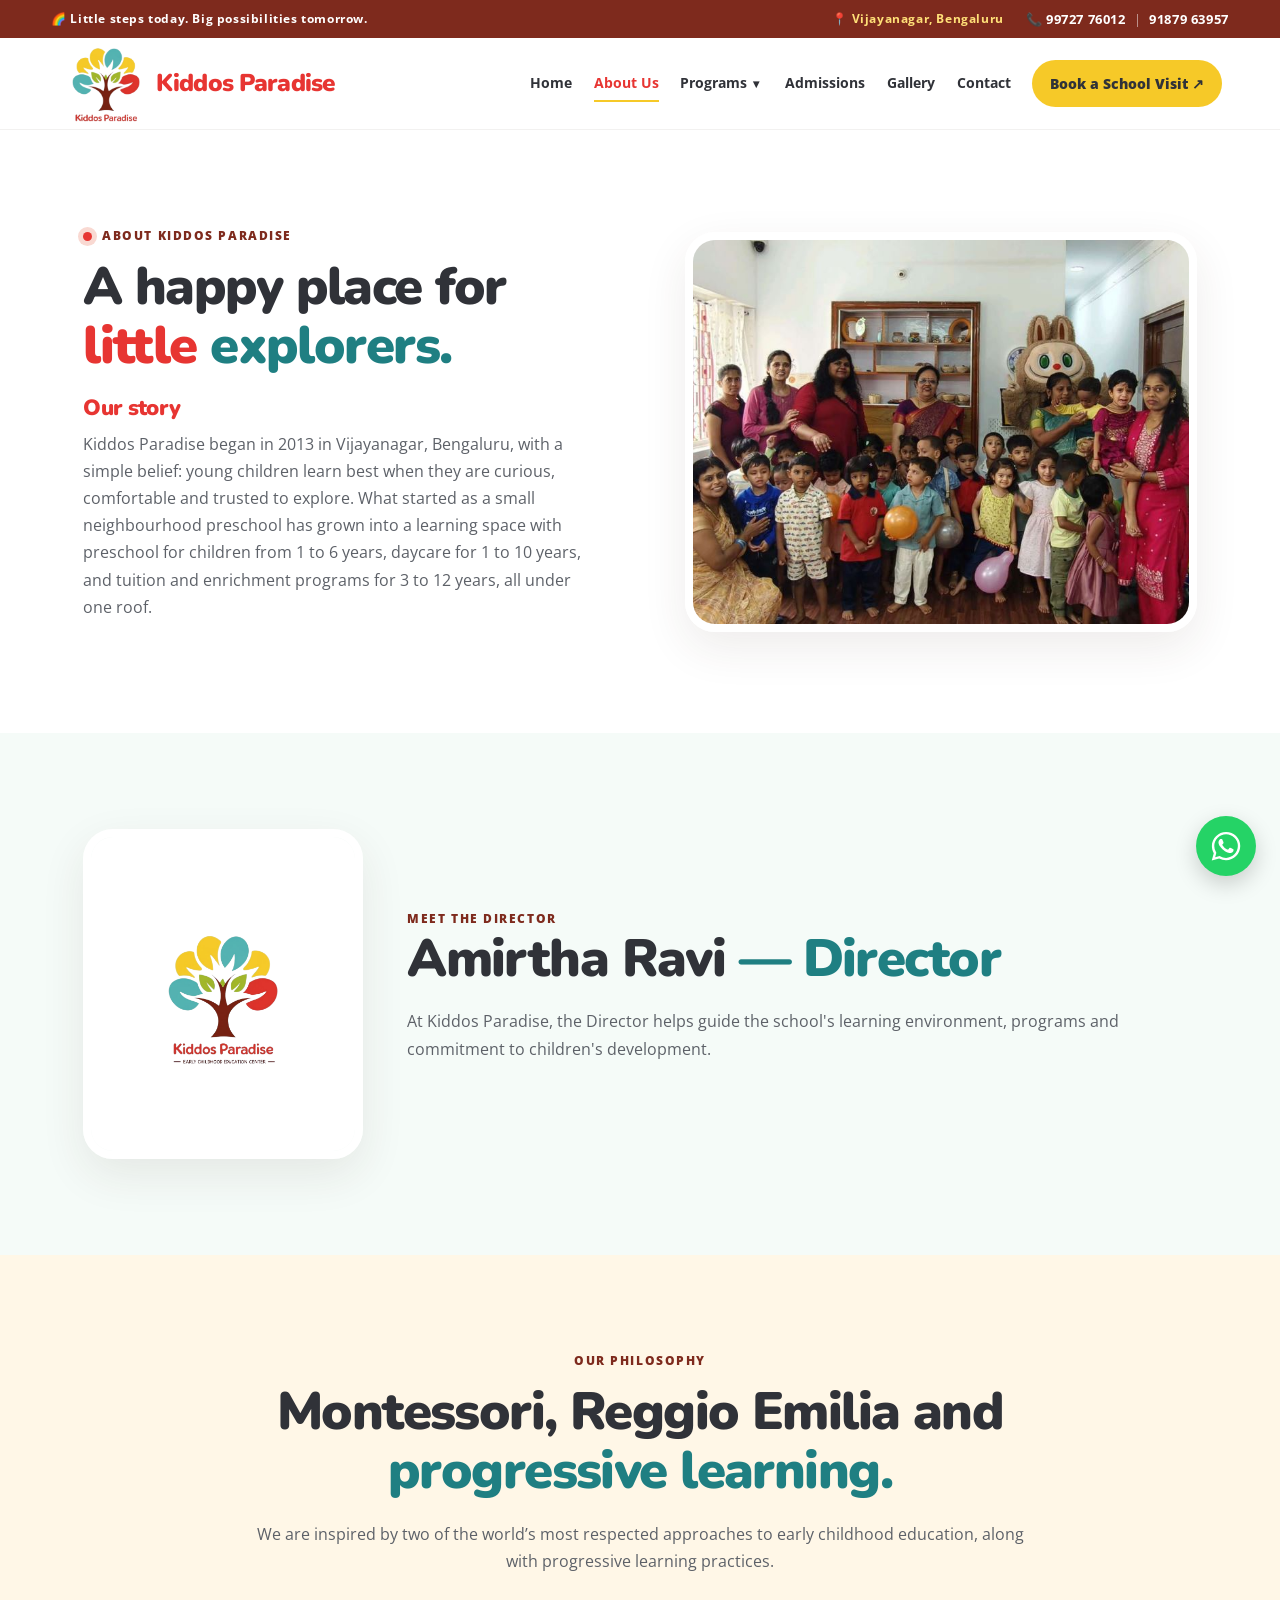
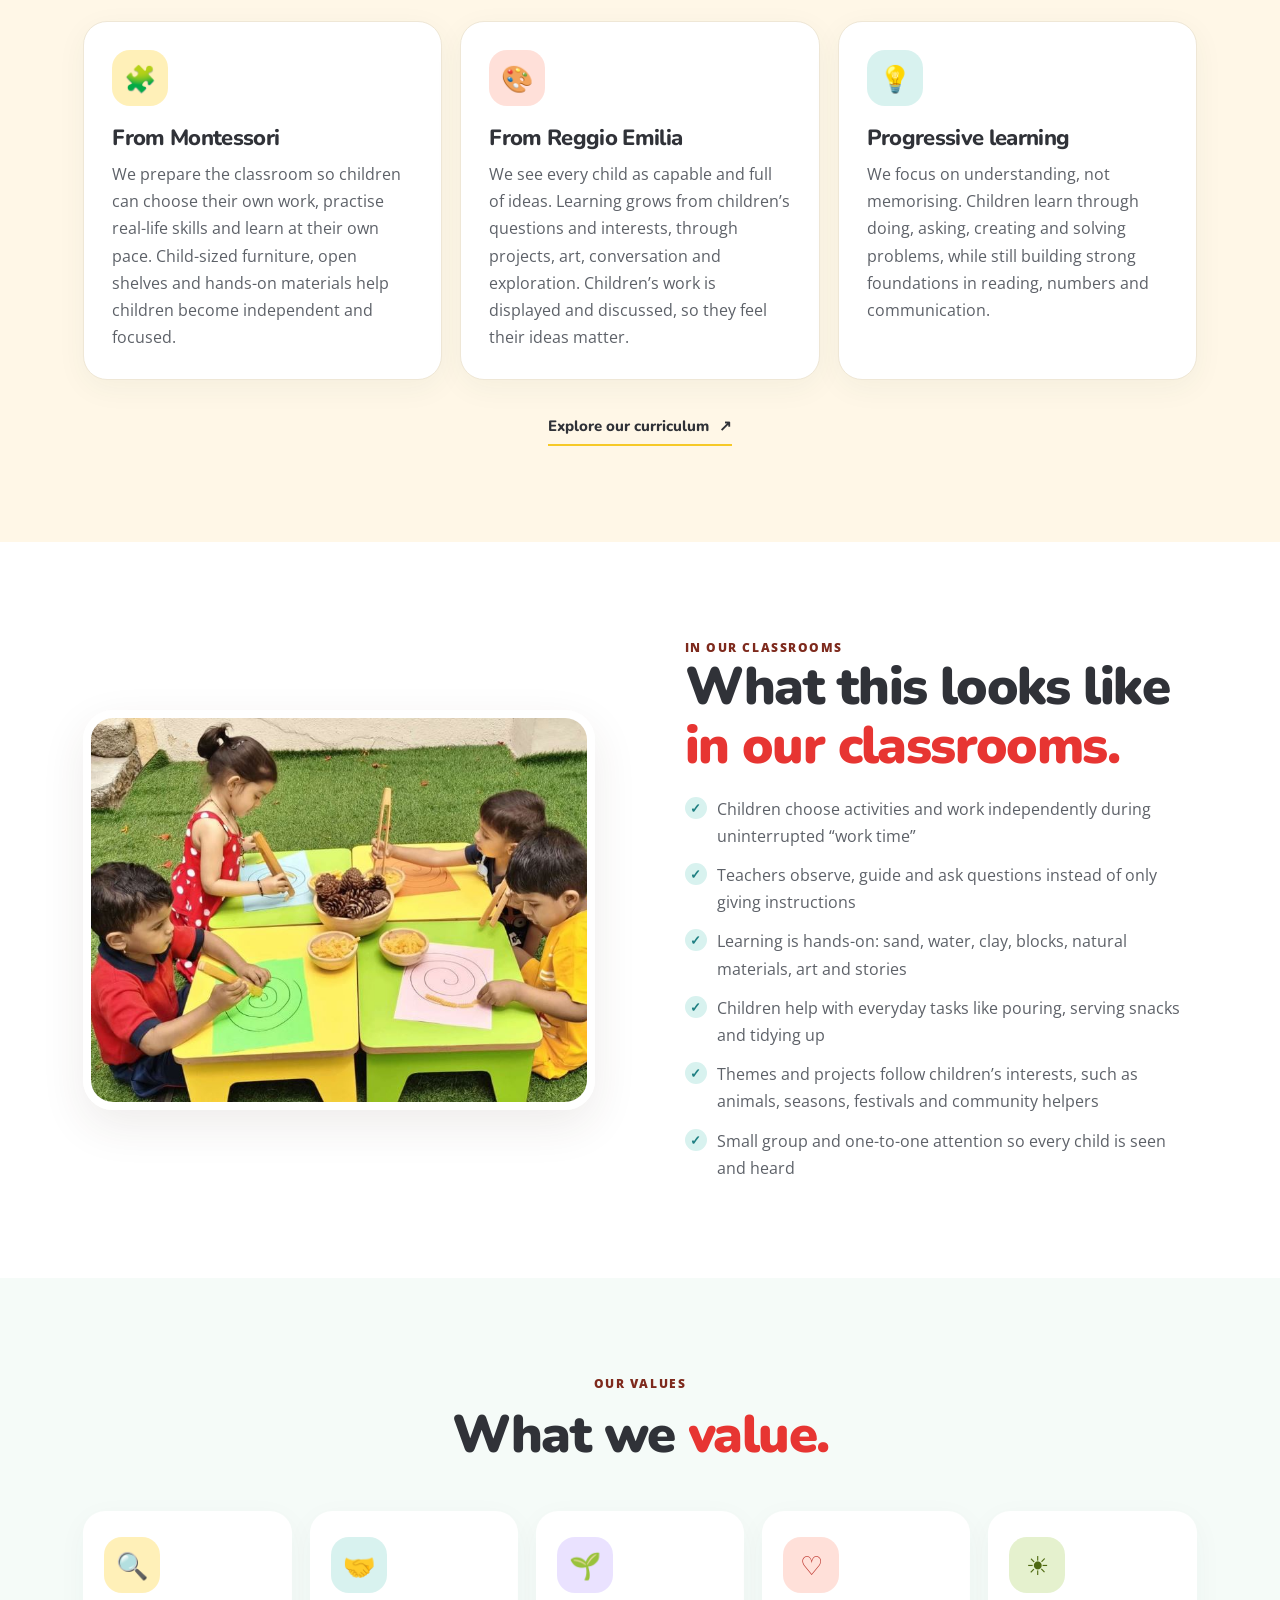
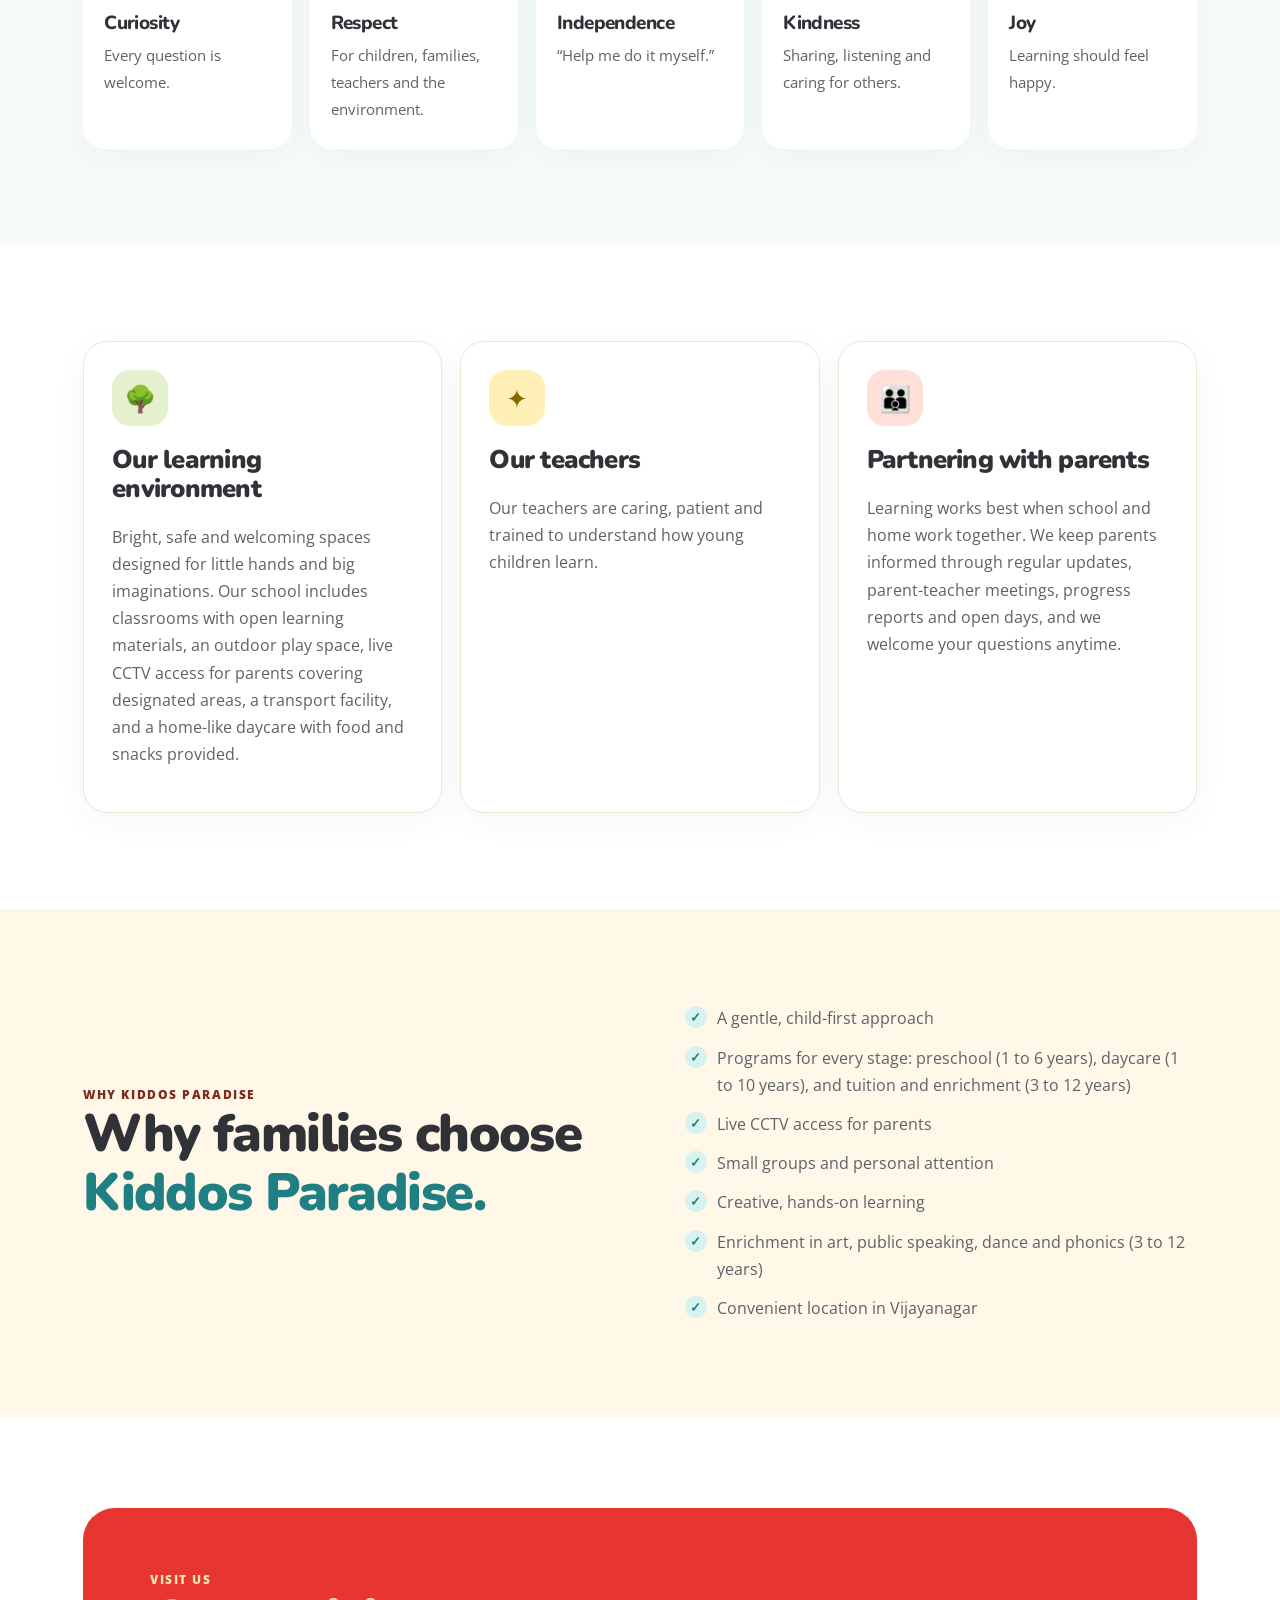
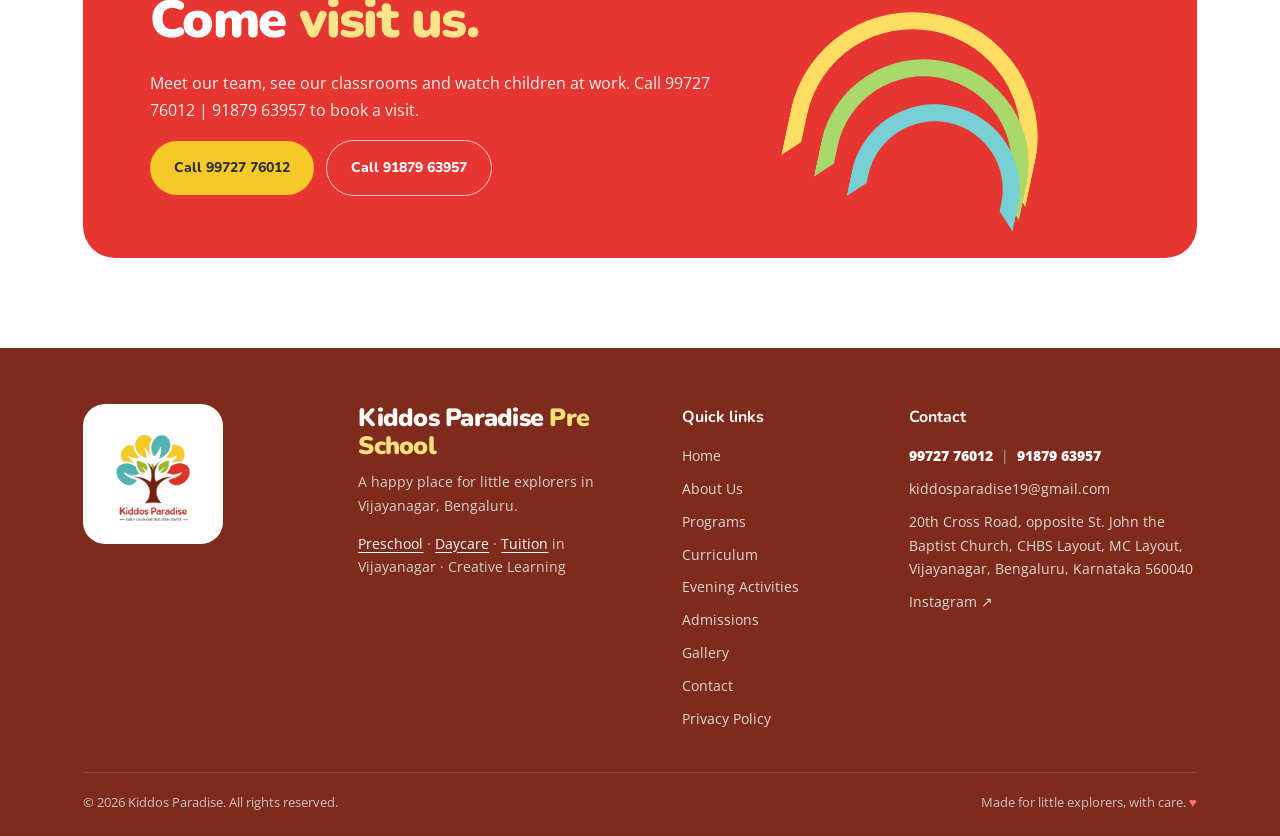
<file: about.html>
<!doctype html>
<html lang="en">
<head>
  <meta charset="utf-8">
  <meta name="viewport" content="width=device-width, initial-scale=1">
  <meta name="theme-color" content="#fff9ee">
  <title>About Us | Kiddos Paradise Pre School, Vijayanagar</title>
  <meta name="description" content="Kiddos Paradise began in 2013 in Vijayanagar, Bengaluru. Montessori, Reggio Emilia and progressive learning with preschool (1 to 6 years), daycare (1 to 10 years), and tuition and enrichment (3 to 12 years).">
  <link rel="canonical" href="https://kiddosparadise.com/about">
  <meta property="og:type" content="website">
  <meta property="og:site_name" content="Kiddos Paradise">
  <meta property="og:title" content="About Us | Kiddos Paradise Pre School, Vijayanagar">
  <meta property="og:description" content="Kiddos Paradise began in 2013 in Vijayanagar, Bengaluru. Montessori, Reggio Emilia and progressive learning with preschool (1 to 6 years), daycare (1 to 10 years), and tuition and enrichment (3 to 12 years).">
  <meta property="og:image" content="https://kiddosparadise.com/assets/img/kiddos-paradise-logo.png">
  <link rel="icon" type="image/png" href="assets/img/kiddos-paradise-logo.png">
  <link rel="preconnect" href="https://fonts.googleapis.com">
  <link rel="preconnect" href="https://fonts.gstatic.com" crossorigin>
  <link href="https://fonts.googleapis.com/css2?family=Nunito:wght@600;700;800;900&family=Open+Sans:wght@400;500;600;700&display=swap" rel="stylesheet">
  <link rel="stylesheet" href="assets/css/styles.css?v=20261124d">
</head>
<body class="launch">
  <a class="skip-link" href="#main">Skip to content</a>
  <div class="announcement">
    <span class="announcement-tagline">🌈 Little steps today. Big possibilities tomorrow.</span>
    <span class="announcement-info">
      <span class="announcement-location">📍 Vijayanagar, Bengaluru</span>
      <span class="announcement-phones"><span aria-hidden="true">📞</span> <a href="tel:+919972776012">99727 76012</a><span class="phone-sep">|</span><a href="tel:+919187963957">91879 63957</a></span>
    </span>
  </div>

  <header class="site-header">
    <a class="brand" href="index.html" aria-label="Kiddos Paradise home">
      <img src="assets/img/kiddos-paradise-logo.png" alt="Kiddos Paradise preschool and daycare logo, Vijayanagar, Bengaluru" class="brand-logo" width="128" height="128">
      <span class="brand-name" aria-hidden="true">Kiddos Paradise</span>
    </a>
    <button class="menu-toggle" type="button" aria-label="Open navigation" aria-expanded="false" aria-controls="main-nav">
      <span></span><span></span><span></span>
    </button>
    <nav id="main-nav" class="main-nav" aria-label="Main navigation">
      <a href="index.html">Home</a>
      <a href="about.html" aria-current="page">About Us</a>
      <div class="nav-item has-sub">
        <a href="programs.html">Programs</a>
        <button class="sub-toggle" type="button" aria-expanded="false" aria-controls="programs-menu" aria-label="Show Programs submenu"><span aria-hidden="true">▾</span></button>
        <div class="sub-menu" id="programs-menu">
          <a href="curriculum.html">Curriculum</a>
          <a href="evening-activities.html">Evening Activities</a>
        </div>
      </div>
      <a href="admissions.html">Admissions</a>
      <a href="gallery.html">Gallery</a>
      <a href="contact.html">Contact</a>
      <a class="nav-cta" href="admissions.html?intent=visit#enquiry">Book a School Visit <span aria-hidden="true">↗</span></a>
    </nav>
  </header>

  <main id="main">
    <section class="section-pad" aria-labelledby="page-title">
      <div class="split">
        <div>
          <div class="eyebrow"><span class="eyebrow-dot" aria-hidden="true"></span> About Kiddos Paradise</div>
          <h1 id="page-title" class="split-title">A happy place for <span class="text-coral">little</span> <span class="text-teal">explorers.</span></h1>
          <h2 class="subhead">Our story</h2>
          <p>Kiddos Paradise began in 2013 in Vijayanagar, Bengaluru, with a simple belief: young children learn best when they are curious, comfortable and trusted to explore. What started as a small neighbourhood preschool has grown into a learning space with preschool for children from 1 to 6 years, daycare for 1 to 10 years, and tuition and enrichment programs for 3 to 12 years, all under one roof.</p>        </div>
        <div class="split-media"><img class="photo-img" src="assets/img/school/kiddos-school-family.jpg" width="1080" height="566" alt="Teachers and children of Kiddos Paradise preschool, Vijayanagar, Bengaluru, with the school mascot" loading="lazy" decoding="async"></div>
      </div>
    </section>

    <section class="care section-pad" aria-labelledby="director-title">
      <div class="director-card">
        <div class="director-photo"><img class="photo-logo" src="assets/img/kiddos-paradise-logo.png" alt="Kiddos Paradise Early Childhood Education Center logo" loading="lazy" decoding="async"></div>
        <div>
          <div class="section-kicker">Meet the Director</div>
          <h2 id="director-title">Amirtha Ravi <span class="text-teal">— Director</span></h2>
          <p>At Kiddos Paradise, the Director helps guide the school's learning environment, programs and commitment to children's development.</p>
          <p class="review-note">Add: approved portrait and, optionally, a first-person message from the Director.</p>
        </div>
      </div>
    </section>

    <section class="programs section-pad" id="philosophy" aria-labelledby="philosophy-title">
      <div class="section-heading centered">
        <div class="section-kicker">Our philosophy</div>
        <h2 id="philosophy-title">Montessori, Reggio Emilia and <span class="text-teal">progressive learning.</span></h2>
        <p>We are inspired by two of the world’s most respected approaches to early childhood education, along with progressive learning practices.</p>
      </div>
      <div class="card-grid">
        <article class="info-card">
          <span class="care-icon bg-yellow" aria-hidden="true">🧩</span>
          <h3>From Montessori</h3>
          <p>We prepare the classroom so children can choose their own work, practise real-life skills and learn at their own pace. Child-sized furniture, open shelves and hands-on materials help children become independent and focused.</p>
        </article>
        <article class="info-card">
          <span class="care-icon bg-coral" aria-hidden="true">🎨</span>
          <h3>From Reggio Emilia</h3>
          <p>We see every child as capable and full of ideas. Learning grows from children’s questions and interests, through projects, art, conversation and exploration. Children’s work is displayed and discussed, so they feel their ideas matter.</p>
        </article>
        <article class="info-card">
          <span class="care-icon bg-teal" aria-hidden="true">💡</span>
          <h3>Progressive learning</h3>
          <p>We focus on understanding, not memorising. Children learn through doing, asking, creating and solving problems, while still building strong foundations in reading, numbers and communication.</p>
        </article>
      </div>
      <div class="center-cta"><a class="text-link" href="curriculum.html">Explore our curriculum <span aria-hidden="true">↗</span></a></div>
    </section>

    <section class="section-pad" aria-labelledby="classroom-title">
      <div class="split">
        <div class="split-media"><img class="photo-img" src="assets/img/school/children-tracing-work-time.jpg" width="1080" height="566" alt="Children tracing spiral patterns at small outdoor tables during preschool work time at Kiddos Paradise" loading="lazy" decoding="async"></div>
        <div>
          <div class="section-kicker">In our classrooms</div>
          <h2 id="classroom-title">What this looks like <span class="text-coral">in our classrooms.</span></h2>
          <ul class="tick-list">
            <li>Children choose activities and work independently during uninterrupted “work time”</li>
            <li>Teachers observe, guide and ask questions instead of only giving instructions</li>
            <li>Learning is hands-on: sand, water, clay, blocks, natural materials, art and stories</li>
            <li>Children help with everyday tasks like pouring, serving snacks and tidying up</li>
            <li>Themes and projects follow children’s interests, such as animals, seasons, festivals and community helpers</li>
            <li>Small group and one-to-one attention so every child is seen and heard</li>
          </ul>
        </div>
      </div>
    </section>

    <section class="care section-pad" aria-labelledby="values-title">
      <div class="section-heading centered">
        <div class="section-kicker">Our values</div>
        <h2 id="values-title">What we <span class="text-coral">value.</span></h2>
      </div>
      <div class="care-grid values-grid">
        <article class="care-card"><span class="care-icon bg-yellow" aria-hidden="true">🔍</span><h3>Curiosity</h3><p>Every question is welcome.</p></article>
        <article class="care-card"><span class="care-icon bg-teal" aria-hidden="true">🤝</span><h3>Respect</h3><p>For children, families, teachers and the environment.</p></article>
        <article class="care-card"><span class="care-icon bg-lilac" aria-hidden="true">🌱</span><h3>Independence</h3><p>“Help me do it myself.”</p></article>
        <article class="care-card"><span class="care-icon bg-coral" aria-hidden="true">♡</span><h3>Kindness</h3><p>Sharing, listening and caring for others.</p></article>
        <article class="care-card"><span class="care-icon bg-green" aria-hidden="true">☀</span><h3>Joy</h3><p>Learning should feel happy.</p></article>
      </div>
    </section>

    <section class="section-pad" aria-label="Our learning environment, teachers and parent partnership">
      <div class="card-grid">
        <article class="info-card">
          <span class="care-icon bg-green" aria-hidden="true">🌳</span>
          <h2 style="font-size:1.6rem">Our learning environment</h2>
          <p>Bright, safe and welcoming spaces designed for little hands and big imaginations. Our school includes classrooms with open learning materials, an outdoor play space, live CCTV access for parents covering designated areas, a transport facility, and a home-like daycare with food and snacks provided.</p>
          <p class="review-note">Confirm: transport service areas.</p>
        </article>
        <article class="info-card">
          <span class="care-icon bg-yellow" aria-hidden="true">✦</span>
          <h2 style="font-size:1.6rem">Our teachers</h2>
          <p>Our teachers are caring, patient and trained to understand how young children learn.</p>
          <p class="review-note">Add: Montessori/ECCEd training, years of experience and ongoing training.</p>
        </article>
        <article class="info-card">
          <span class="care-icon bg-coral" aria-hidden="true">👪</span>
          <h2 style="font-size:1.6rem">Partnering with parents</h2>
          <p>Learning works best when school and home work together. We keep parents informed through regular updates, parent-teacher meetings, progress reports and open days, and we welcome your questions anytime.</p>
          <p class="review-note">Confirm: which of these parent updates you offer.</p>
        </article>
      </div>
    </section>

    <section class="programs section-pad" aria-labelledby="why-title">
      <div class="approach-grid">
        <div>
          <div class="section-kicker">Why Kiddos Paradise</div>
          <h2 id="why-title">Why families choose <span class="text-teal">Kiddos Paradise.</span></h2>
        </div>
        <ul class="tick-list">
          <li>A gentle, child-first approach</li>
          <li>Programs for every stage: preschool (1 to 6 years), daycare (1 to 10 years), and tuition and enrichment (3 to 12 years)</li>
          <li>Live CCTV access for parents</li>
          <li>Small groups and personal attention</li>
          <li>Creative, hands-on learning</li>
          <li>Enrichment in art, public speaking, dance and phonics (3 to 12 years)</li>
          <li>Convenient location in Vijayanagar</li>
        </ul>
      </div>
    </section>

    <section class="admissions section-pad" style="padding-top:90px" aria-labelledby="about-cta-title">
      <div class="admissions-card">
        <div class="admissions-copy">
          <div class="section-kicker">Visit us</div>
          <h2 id="about-cta-title">Come <span>visit us.</span></h2>
          <p>Meet our team, see our classrooms and watch children at work. Call 99727 76012 | 91879 63957 to book a visit.</p>
          <div class="hero-actions"><a class="button button-yellow" href="tel:+919972776012">Call 99727 76012</a><a class="button button-outline" href="tel:+919187963957">Call 91879 63957</a></div>
        </div>
        <div class="admissions-illustration" aria-hidden="true"><div class="rainbow"></div><div class="rainbow rainbow-two"></div><div class="rainbow rainbow-three"></div></div>
      </div>
    </section>
  </main>

  <footer class="site-footer">
    <div class="footer-main">
      <a href="index.html" class="footer-brand" aria-label="Kiddos Paradise home"><img src="assets/img/kiddos-paradise-logo.png" alt="Kiddos Paradise Early Childhood Education Center logo" width="140" height="140" loading="lazy"></a>
      <div class="footer-tagline">
        <h2>Kiddos Paradise <span>Pre School</span></h2>
        <p>A happy place for little explorers in Vijayanagar, Bengaluru.</p>
        <p><a href="preschool-in-vijayanagar.html">Preschool</a> · <a href="daycare-in-vijayanagar.html">Daycare</a> · <a href="tuition-in-vijayanagar.html">Tuition</a> in Vijayanagar · Creative Learning</p>
      </div>
      <nav class="footer-links" aria-label="Footer">
        <strong>Quick links</strong>
        <a href="index.html">Home</a>
        <a href="about.html">About Us</a>
        <a href="programs.html">Programs</a>
        <a href="curriculum.html">Curriculum</a>
        <a href="evening-activities.html">Evening Activities</a>
        <a href="admissions.html">Admissions</a>
        <a href="gallery.html">Gallery</a>
        <a href="contact.html">Contact</a>
        <a href="privacy.html">Privacy Policy</a>
      </nav>
      <div class="footer-contact">
        <strong>Contact</strong>
        <span class="footer-phones"><a href="tel:+919972776012">99727 76012</a><span class="phone-sep">|</span><a href="tel:+919187963957">91879 63957</a></span>
        <a href="mailto:kiddosparadise19@gmail.com">kiddosparadise19@gmail.com</a>
        <span>20th Cross Road, opposite St. John the Baptist Church, CHBS Layout, MC Layout, Vijayanagar, Bengaluru, Karnataka 560040</span>
        <a href="https://www.instagram.com/kiddos_explorers__hub/" target="_blank" rel="noopener noreferrer">Instagram ↗</a>
      </div>
    </div>
    <div class="footer-bottom">
      <span>© <span data-year>2026</span> Kiddos Paradise. All rights reserved.</span>
      <span>Made for little explorers, with care. <span class="footer-heart" aria-hidden="true">♥</span></span>
    </div>
  </footer>

  <div class="mobile-actions" aria-label="Quick contact">
    <a href="tel:+919972776012">☎ Call</a>
    <a href="admissions.html?intent=visit#enquiry">✦ Book Visit</a>
  </div>
  <a class="whatsapp-float" href="https://wa.me/919972776012?text=Hello%20Kiddos%20Paradise%2C%20I%20would%20like%20to%20know%20more%20about%20admissions." target="_blank" rel="noopener" aria-label="Chat with Kiddos Paradise on WhatsApp (opens in a new tab)">
    <svg viewBox="0 0 24 24" width="30" height="30" aria-hidden="true" focusable="false"><path fill="currentColor" d="M17.47 14.38c-.3-.15-1.76-.87-2.03-.97-.27-.1-.47-.15-.67.15-.2.3-.77.97-.94 1.17-.17.2-.35.22-.65.07-.3-.15-1.26-.46-2.4-1.48-.89-.79-1.49-1.77-1.66-2.07-.17-.3-.02-.46.13-.61.13-.13.3-.35.45-.52.15-.17.2-.3.3-.5.1-.2.05-.37-.02-.52-.08-.15-.67-1.62-.92-2.22-.24-.58-.49-.5-.67-.51h-.57c-.2 0-.52.07-.79.37-.27.3-1.04 1.02-1.04 2.48s1.07 2.88 1.21 3.07c.15.2 2.1 3.2 5.08 4.49.71.31 1.26.49 1.69.63.71.23 1.36.19 1.87.12.57-.09 1.76-.72 2-1.41.25-.7.25-1.29.17-1.41-.07-.13-.27-.2-.57-.35zM12.05 21.5h-.01a9.4 9.4 0 0 1-4.8-1.31l-.34-.2-3.57.94.95-3.48-.22-.36a9.4 9.4 0 0 1-1.44-5.01c0-5.2 4.23-9.43 9.44-9.43 2.52 0 4.89.98 6.67 2.77a9.37 9.37 0 0 1 2.76 6.67c0 5.2-4.24 9.43-9.44 9.43zm8.03-17.46A11.27 11.27 0 0 0 12.05.72C5.8.72.7 5.81.7 12.07c0 2 .52 3.95 1.52 5.67L.6 23.5l5.9-1.55a11.33 11.33 0 0 0 5.54 1.41h.01c6.26 0 11.35-5.09 11.35-11.35 0-3.03-1.18-5.88-3.32-8.02z"/></svg>
  </a>
  <script src="assets/js/main.js?v=20261124a"></script>
</body>
</html>
</file>
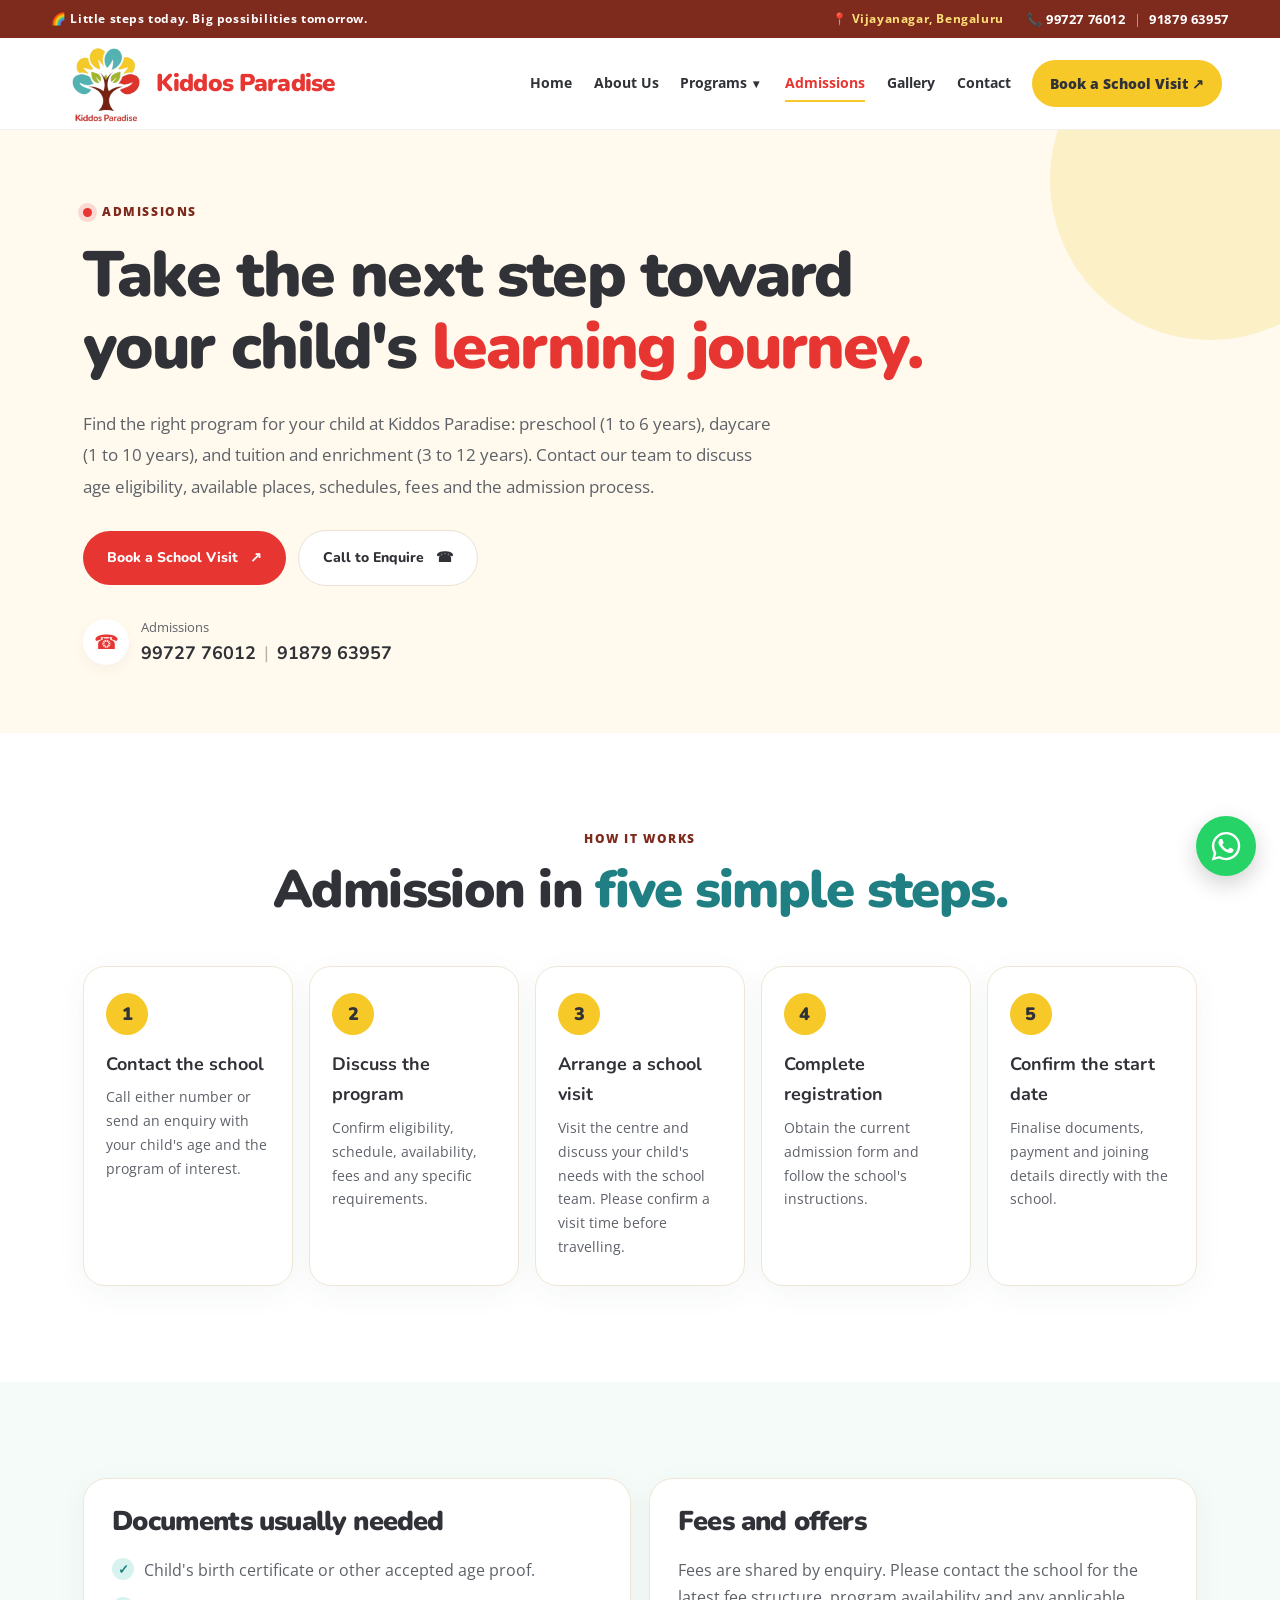
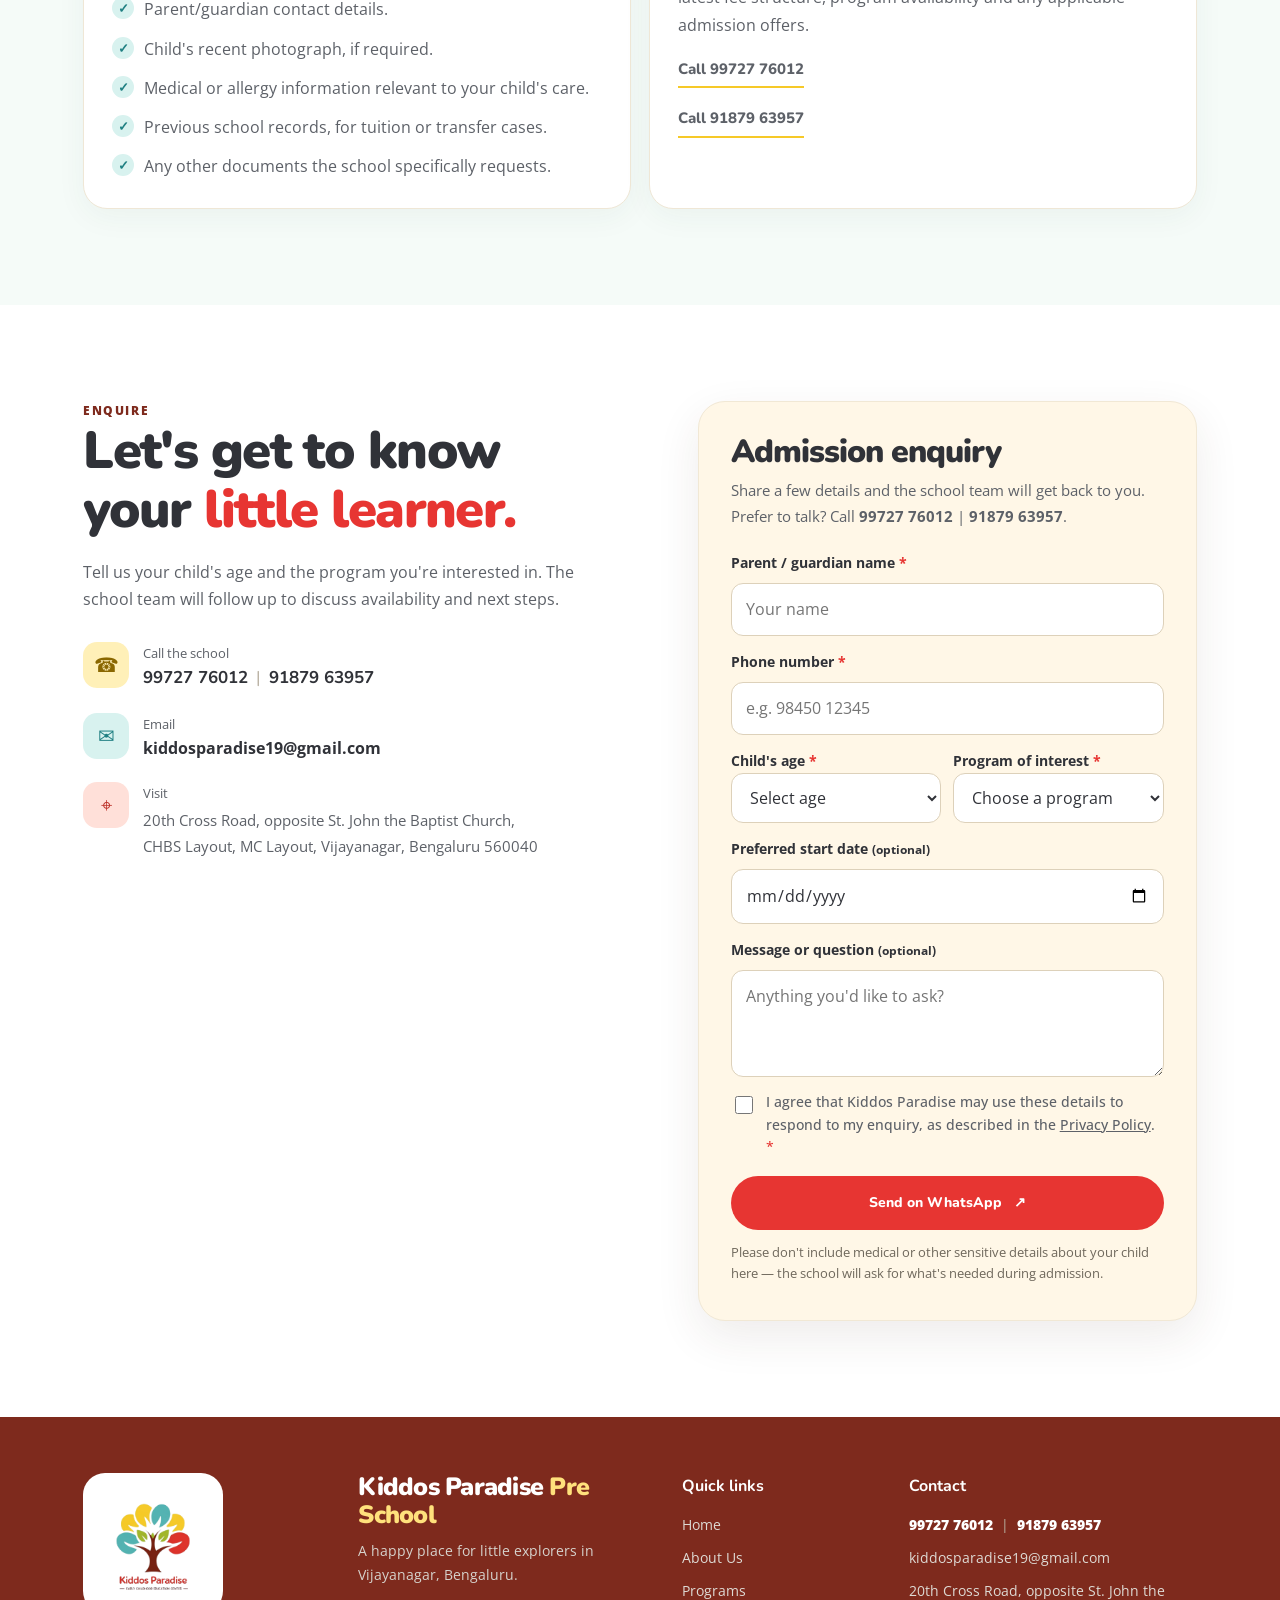
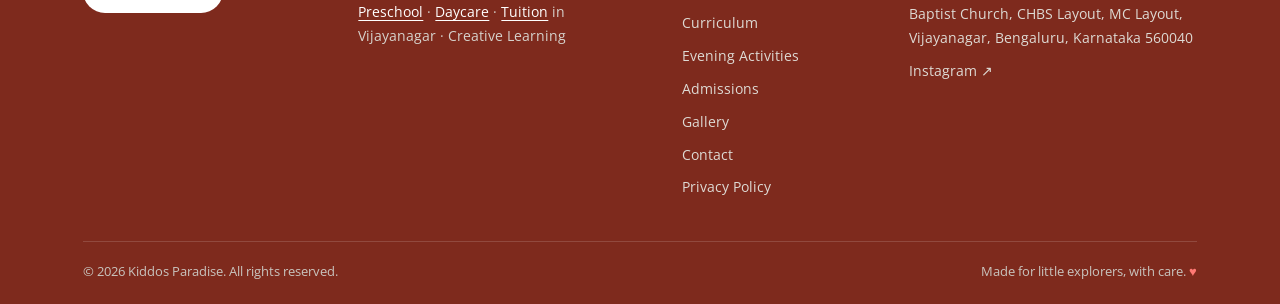
<file: admissions.html>
<!doctype html>
<html lang="en">
<head>
  <meta charset="utf-8">
  <meta name="viewport" content="width=device-width, initial-scale=1">
  <meta name="theme-color" content="#fff9ee">
  <title>Admissions | Kiddos Paradise Pre School, Vijayanagar</title>
  <meta name="description" content="Enquire about preschool, daycare and tuition admissions at Kiddos Paradise, Vijayanagar, Bengaluru. Admission steps, documents and enquiry form. Call 99727 76012 | 91879 63957.">
  <link rel="canonical" href="https://kiddosparadise.com/admissions">
  <meta property="og:type" content="website">
  <meta property="og:site_name" content="Kiddos Paradise">
  <meta property="og:title" content="Admissions | Kiddos Paradise Pre School, Vijayanagar">
  <meta property="og:description" content="Enquire about preschool, daycare and tuition admissions at Kiddos Paradise, Vijayanagar, Bengaluru. Admission steps, documents and enquiry form. Call 99727 76012 | 91879 63957.">
  <meta property="og:image" content="https://kiddosparadise.com/assets/img/kiddos-paradise-logo.png">
  <link rel="icon" type="image/png" href="assets/img/kiddos-paradise-logo.png">
  <link rel="preconnect" href="https://fonts.googleapis.com">
  <link rel="preconnect" href="https://fonts.gstatic.com" crossorigin>
  <link href="https://fonts.googleapis.com/css2?family=Nunito:wght@600;700;800;900&family=Open+Sans:wght@400;500;600;700&display=swap" rel="stylesheet">
  <link rel="stylesheet" href="assets/css/styles.css?v=20261124d">
</head>
<body class="launch">
  <a class="skip-link" href="#main">Skip to content</a>
  <div class="announcement">
    <span class="announcement-tagline">🌈 Little steps today. Big possibilities tomorrow.</span>
    <span class="announcement-info">
      <span class="announcement-location">📍 Vijayanagar, Bengaluru</span>
      <span class="announcement-phones"><span aria-hidden="true">📞</span> <a href="tel:+919972776012">99727 76012</a><span class="phone-sep">|</span><a href="tel:+919187963957">91879 63957</a></span>
    </span>
  </div>

  <header class="site-header">
    <a class="brand" href="index.html" aria-label="Kiddos Paradise home">
      <img src="assets/img/kiddos-paradise-logo.png" alt="Kiddos Paradise preschool and daycare logo, Vijayanagar, Bengaluru" class="brand-logo" width="128" height="128">
      <span class="brand-name" aria-hidden="true">Kiddos Paradise</span>
    </a>
    <button class="menu-toggle" type="button" aria-label="Open navigation" aria-expanded="false" aria-controls="main-nav">
      <span></span><span></span><span></span>
    </button>
    <nav id="main-nav" class="main-nav" aria-label="Main navigation">
      <a href="index.html">Home</a>
      <a href="about.html">About Us</a>
      <div class="nav-item has-sub">
        <a href="programs.html">Programs</a>
        <button class="sub-toggle" type="button" aria-expanded="false" aria-controls="programs-menu" aria-label="Show Programs submenu"><span aria-hidden="true">▾</span></button>
        <div class="sub-menu" id="programs-menu">
          <a href="curriculum.html">Curriculum</a>
          <a href="evening-activities.html">Evening Activities</a>
        </div>
      </div>
      <a href="admissions.html" aria-current="page">Admissions</a>
      <a href="gallery.html">Gallery</a>
      <a href="contact.html">Contact</a>
      <a class="nav-cta" href="admissions.html?intent=visit#enquiry">Book a School Visit <span aria-hidden="true">↗</span></a>
    </nav>
  </header>

  <main id="main">
    <section class="page-hero section-pad" aria-labelledby="page-title">
      <div class="eyebrow"><span class="eyebrow-dot" aria-hidden="true"></span> Admissions</div>
      <h1 id="page-title">Take the next step toward your child's <span class="text-coral">learning journey.</span></h1>
      <p class="hero-lead">Find the right program for your child at Kiddos Paradise: preschool (1 to 6 years), daycare (1 to 10 years), and tuition and enrichment (3 to 12 years). Contact our team to discuss age eligibility, available places, schedules, fees and the admission process.</p>
      <div class="hero-actions">
        <a class="button button-coral" href="admissions.html?intent=visit#enquiry">Book a School Visit <span aria-hidden="true">↗</span></a>
        <a class="button button-light" href="tel:+919972776012">Call to Enquire <span aria-hidden="true">☎</span></a>
      </div>
      <div class="hero-contact">
        <span class="contact-icon" aria-hidden="true">☎</span>
        <div><small>Admissions</small><strong><a href="tel:+919972776012">99727 76012</a><span class="phone-sep">|</span><a href="tel:+919187963957">91879 63957</a></strong></div>
      </div>
    </section>

    <section class="section-pad" aria-labelledby="steps-title">
      <div class="section-heading centered">
        <div class="section-kicker">How it works</div>
        <h2 id="steps-title">Admission in <span class="text-teal">five simple steps.</span></h2>
      </div>
      <ol class="steps">
        <li><strong>Contact the school</strong><p>Call either number or send an enquiry with your child's age and the program of interest.</p></li>
        <li><strong>Discuss the program</strong><p>Confirm eligibility, schedule, availability, fees and any specific requirements.</p></li>
        <li><strong>Arrange a school visit</strong><p>Visit the centre and discuss your child's needs with the school team. Please confirm a visit time before travelling.</p></li>
        <li><strong>Complete registration</strong><p>Obtain the current admission form and follow the school's instructions.</p></li>
        <li><strong>Confirm the start date</strong><p>Finalise documents, payment and joining details directly with the school.</p></li>
      </ol>
    </section>

    <section class="care section-pad" aria-labelledby="docs-title">
      <div class="card-grid">
        <article class="info-card">
          <h2 id="docs-title" style="font-size:1.7rem">Documents usually needed</h2>
          <ul class="tick-list">
            <li>Child's birth certificate or other accepted age proof.</li>
            <li>Parent/guardian contact details.</li>
            <li>Child's recent photograph, if required.</li>
            <li>Medical or allergy information relevant to your child's care.</li>
            <li>Previous school records, for tuition or transfer cases.</li>
            <li>Any other documents the school specifically requests.</li>
          </ul>
          <p class="review-note">Provisional list — school to confirm its official checklist.</p>
        </article>
        <article class="info-card">
          <h2 style="font-size:1.7rem">Fees and offers</h2>
          <p>Fees are shared by enquiry. Please contact the school for the latest fee structure, program availability and any applicable admission offers.</p>
          <p><a class="text-link" href="tel:+919972776012">Call 99727 76012</a></p>
          <p><a class="text-link" href="tel:+919187963957">Call 91879 63957</a></p>
        </article>
      </div>
    </section>

    <section class="section-pad" aria-label="Admission enquiry form">
      <div class="contact-grid">
        <div>
          <div class="section-kicker">Enquire</div>
          <h2>Let's get to know your <span class="text-coral">little learner.</span></h2>
          <p>Tell us your child's age and the program you're interested in. The school team will follow up to discuss availability and next steps.</p>
          <div class="contact-details">
            <div class="contact-detail"><span class="detail-icon bg-yellow" aria-hidden="true">☎</span><div><small>Call the school</small><strong><a href="tel:+919972776012">99727 76012</a><span class="phone-sep">|</span><a href="tel:+919187963957">91879 63957</a></strong></div></div>
            <div class="contact-detail"><span class="detail-icon bg-teal" aria-hidden="true">✉</span><div><small>Email</small><a href="mailto:kiddosparadise19@gmail.com">kiddosparadise19@gmail.com</a></div></div>
            <div class="contact-detail"><span class="detail-icon bg-coral" aria-hidden="true">⌖</span><div><small>Visit</small><p>20th Cross Road, opposite St. John the Baptist Church, CHBS Layout, MC Layout, Vijayanagar, Bengaluru 560040</p></div></div>
          </div>
        </div>
        <div class="enquiry-panel" id="enquiry">
          <h2>Admission enquiry</h2>
          <p>Share a few details and the school team will get back to you. Prefer to talk? Call <a href="tel:+919972776012"><strong>99727 76012</strong></a> | <a href="tel:+919187963957"><strong>91879 63957</strong></a>.</p>
          <form class="enquiry-form" data-enquiry>
            <label for="parent-name">Parent / guardian name <span class="req" aria-hidden="true">*</span></label>
            <input id="parent-name" name="parentName" autocomplete="name" required maxlength="80" placeholder="Your name">
            <label for="phone">Phone number <span class="req" aria-hidden="true">*</span></label>
            <input id="phone" name="phone" type="tel" autocomplete="tel" inputmode="tel" pattern="[0-9+\s()\-]{8,18}" required placeholder="e.g. 98450 12345" title="Please enter a valid phone number (8–18 digits)">
            <div class="form-row">
              <div>
                <label for="child-age">Child's age <span class="req" aria-hidden="true">*</span></label>
                <select id="child-age" name="childAge" required>
                  <option value="">Select age</option>
                  <option>1–2 years</option>
                  <option>2–3 years</option>
                  <option>3–4.5 years</option>
                  <option>4.5–5.5 years</option>
                  <option>5.5–6.5 years</option>
                  <option>6.5–10 years</option>
                  <option>10–12 years</option>
                </select>
              </div>
              <div>
                <label for="program">Program of interest <span class="req" aria-hidden="true">*</span></label>
                <select id="program" name="program" required>
                  <option value="">Choose a program</option>
                  <option>Toddler Program</option>
                  <option>Playgroup</option>
                  <option>Nursery</option>
                  <option>LKG</option>
                  <option>UKG</option>
                  <option>Daycare</option>
                  <option>Tuition Classes</option>
                  <option>Summer &amp; Holiday Camp</option>
                  <option>Kiddos Art Centre</option>
                  <option>Evening Activities</option>
                  <option>Not sure yet</option>
                </select>
              </div>
            </div>
            <label for="start-date">Preferred start date <small>(optional)</small></label>
            <input id="start-date" name="startDate" type="date">
            <label for="message">Message or question <small>(optional)</small></label>
            <textarea id="message" name="message" rows="3" maxlength="1000" placeholder="Anything you'd like to ask?"></textarea>
            <div class="hp-field" aria-hidden="true">
              <label for="company">Company</label>
              <input id="company" name="company" tabindex="-1" autocomplete="off">
            </div>
            <label class="consent"><input type="checkbox" name="consentBox" required><span>I agree that Kiddos Paradise may use these details to respond to my enquiry, as described in the <a href="privacy.html">Privacy Policy</a>. <span class="req" aria-hidden="true">*</span></span></label>
            <button class="button button-coral form-submit" type="submit">Send Enquiry <span aria-hidden="true">↗</span></button>
            <p class="form-note">Please don't include medical or other sensitive details about your child here — the school will ask for what's needed during admission.</p>
            <p class="review-note">Form delivery: until the Google Sheet is connected, this opens WhatsApp with the enquiry filled in.</p>
            <p class="form-status" role="status" aria-live="polite"></p>
          </form>
        </div>
      </div>
    </section>
  </main>

  <footer class="site-footer">
    <div class="footer-main">
      <a href="index.html" class="footer-brand" aria-label="Kiddos Paradise home"><img src="assets/img/kiddos-paradise-logo.png" alt="Kiddos Paradise Early Childhood Education Center logo" width="140" height="140" loading="lazy"></a>
      <div class="footer-tagline">
        <h2>Kiddos Paradise <span>Pre School</span></h2>
        <p>A happy place for little explorers in Vijayanagar, Bengaluru.</p>
        <p><a href="preschool-in-vijayanagar.html">Preschool</a> · <a href="daycare-in-vijayanagar.html">Daycare</a> · <a href="tuition-in-vijayanagar.html">Tuition</a> in Vijayanagar · Creative Learning</p>
      </div>
      <nav class="footer-links" aria-label="Footer">
        <strong>Quick links</strong>
        <a href="index.html">Home</a>
        <a href="about.html">About Us</a>
        <a href="programs.html">Programs</a>
        <a href="curriculum.html">Curriculum</a>
        <a href="evening-activities.html">Evening Activities</a>
        <a href="admissions.html">Admissions</a>
        <a href="gallery.html">Gallery</a>
        <a href="contact.html">Contact</a>
        <a href="privacy.html">Privacy Policy</a>
      </nav>
      <div class="footer-contact">
        <strong>Contact</strong>
        <span class="footer-phones"><a href="tel:+919972776012">99727 76012</a><span class="phone-sep">|</span><a href="tel:+919187963957">91879 63957</a></span>
        <a href="mailto:kiddosparadise19@gmail.com">kiddosparadise19@gmail.com</a>
        <span>20th Cross Road, opposite St. John the Baptist Church, CHBS Layout, MC Layout, Vijayanagar, Bengaluru, Karnataka 560040</span>
        <a href="https://www.instagram.com/kiddos_explorers__hub/" target="_blank" rel="noopener noreferrer">Instagram ↗</a>
      </div>
    </div>
    <div class="footer-bottom">
      <span>© <span data-year>2026</span> Kiddos Paradise. All rights reserved.</span>
      <span>Made for little explorers, with care. <span class="footer-heart" aria-hidden="true">♥</span></span>
    </div>
  </footer>

  <div class="mobile-actions" aria-label="Quick contact">
    <a href="tel:+919972776012">☎ Call</a>
    <a href="admissions.html?intent=visit#enquiry">✦ Book Visit</a>
  </div>
  <a class="whatsapp-float" href="https://wa.me/919972776012?text=Hello%20Kiddos%20Paradise%2C%20I%20would%20like%20to%20know%20more%20about%20admissions." target="_blank" rel="noopener" aria-label="Chat with Kiddos Paradise on WhatsApp (opens in a new tab)">
    <svg viewBox="0 0 24 24" width="30" height="30" aria-hidden="true" focusable="false"><path fill="currentColor" d="M17.47 14.38c-.3-.15-1.76-.87-2.03-.97-.27-.1-.47-.15-.67.15-.2.3-.77.97-.94 1.17-.17.2-.35.22-.65.07-.3-.15-1.26-.46-2.4-1.48-.89-.79-1.49-1.77-1.66-2.07-.17-.3-.02-.46.13-.61.13-.13.3-.35.45-.52.15-.17.2-.3.3-.5.1-.2.05-.37-.02-.52-.08-.15-.67-1.62-.92-2.22-.24-.58-.49-.5-.67-.51h-.57c-.2 0-.52.07-.79.37-.27.3-1.04 1.02-1.04 2.48s1.07 2.88 1.21 3.07c.15.2 2.1 3.2 5.08 4.49.71.31 1.26.49 1.69.63.71.23 1.36.19 1.87.12.57-.09 1.76-.72 2-1.41.25-.7.25-1.29.17-1.41-.07-.13-.27-.2-.57-.35zM12.05 21.5h-.01a9.4 9.4 0 0 1-4.8-1.31l-.34-.2-3.57.94.95-3.48-.22-.36a9.4 9.4 0 0 1-1.44-5.01c0-5.2 4.23-9.43 9.44-9.43 2.52 0 4.89.98 6.67 2.77a9.37 9.37 0 0 1 2.76 6.67c0 5.2-4.24 9.43-9.44 9.43zm8.03-17.46A11.27 11.27 0 0 0 12.05.72C5.8.72.7 5.81.7 12.07c0 2 .52 3.95 1.52 5.67L.6 23.5l5.9-1.55a11.33 11.33 0 0 0 5.54 1.41h.01c6.26 0 11.35-5.09 11.35-11.35 0-3.03-1.18-5.88-3.32-8.02z"/></svg>
  </a>
  <script src="assets/js/main.js?v=20261124a"></script>
</body>
</html>
</file>
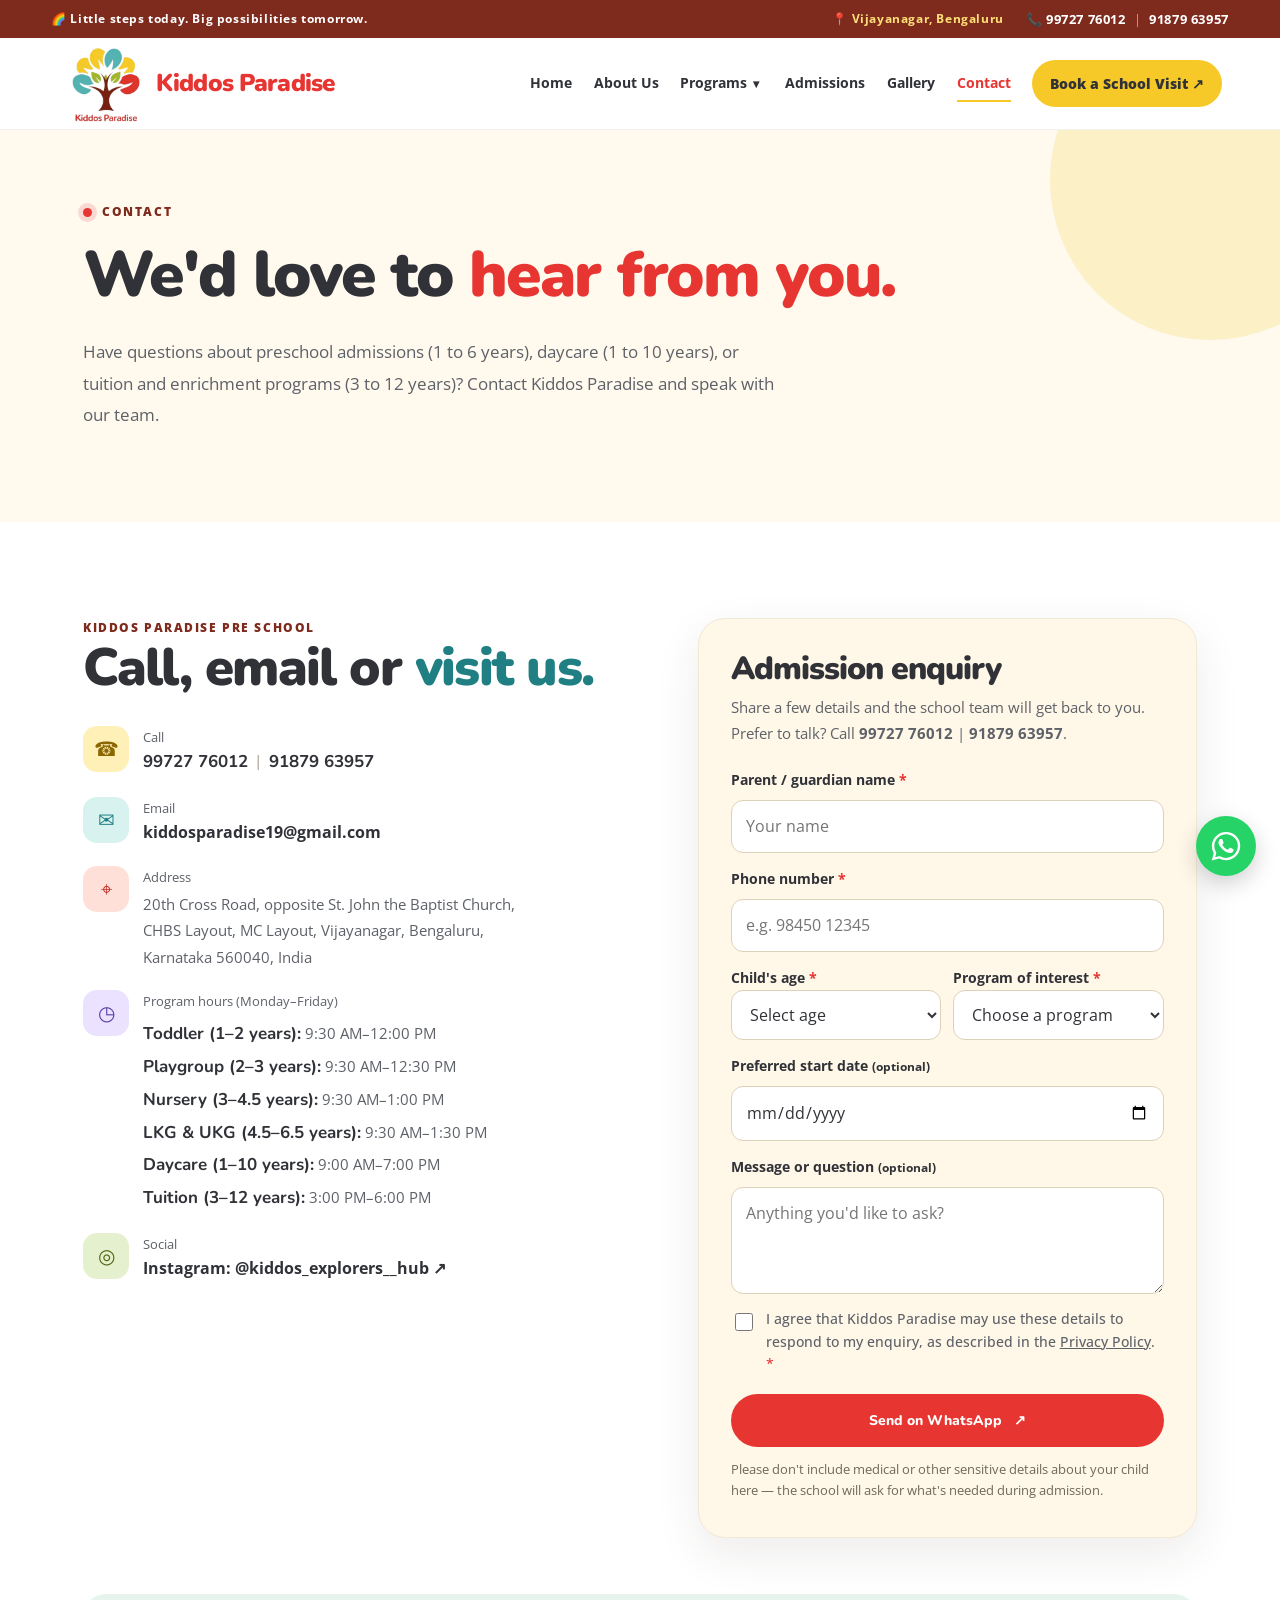
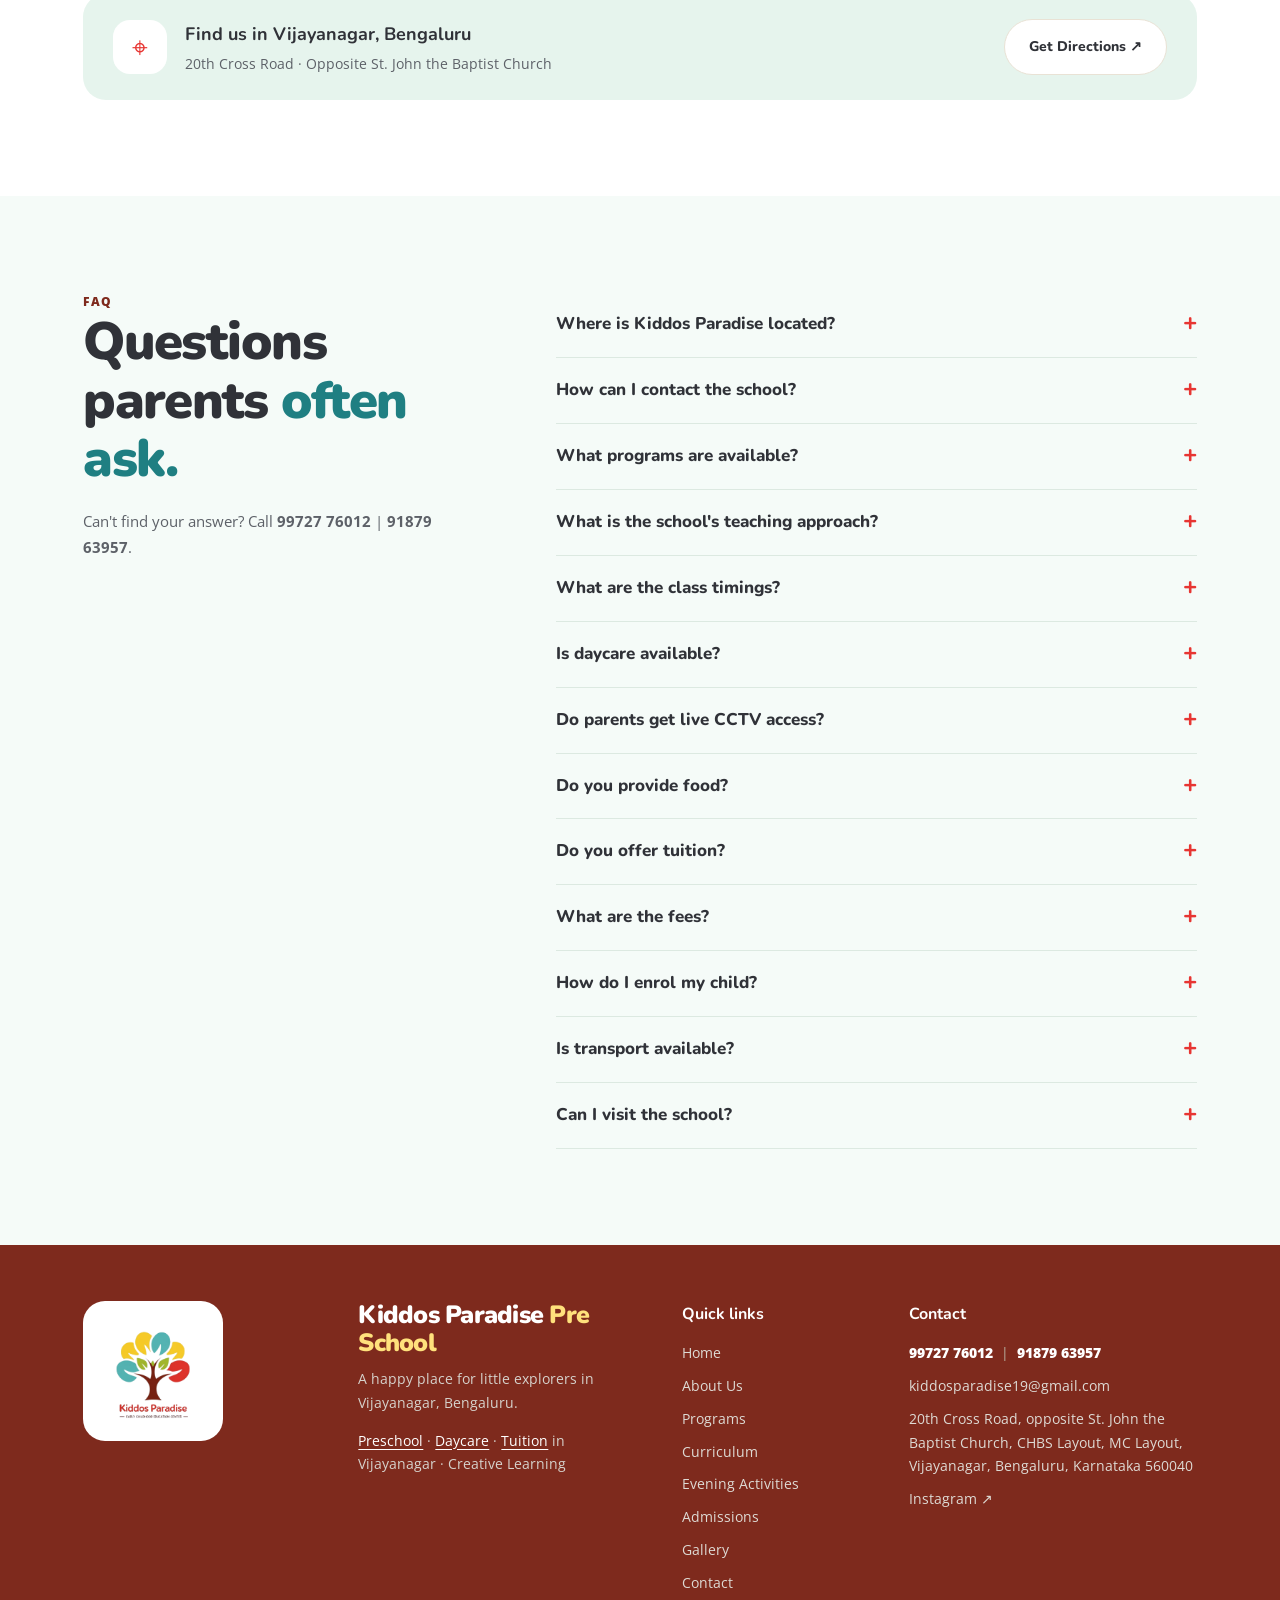
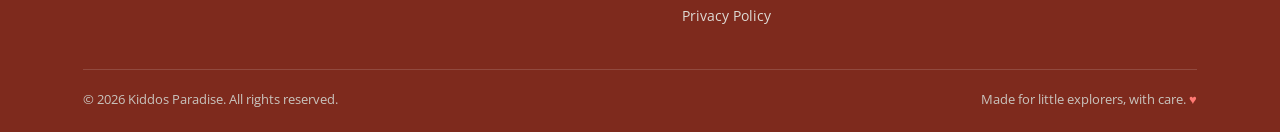
<file: contact.html>
<!doctype html>
<html lang="en">
<head>
  <meta charset="utf-8">
  <meta name="viewport" content="width=device-width, initial-scale=1">
  <meta name="theme-color" content="#fff9ee">
  <title>Contact | Kiddos Paradise Pre School, Vijayanagar, Bengaluru</title>
  <meta name="description" content="Contact Kiddos Paradise, 20th Cross Road, opposite St. John the Baptist Church, Vijayanagar, Bengaluru 560040. Call 99727 76012 | 91879 63957 or email kiddosparadise19@gmail.com.">
  <link rel="canonical" href="https://kiddosparadise.com/contact">
  <meta property="og:type" content="website">
  <meta property="og:site_name" content="Kiddos Paradise">
  <meta property="og:title" content="Contact | Kiddos Paradise Pre School, Vijayanagar, Bengaluru">
  <meta property="og:description" content="Contact Kiddos Paradise, 20th Cross Road, opposite St. John the Baptist Church, Vijayanagar, Bengaluru 560040. Call 99727 76012 | 91879 63957 or email kiddosparadise19@gmail.com.">
  <meta property="og:image" content="https://kiddosparadise.com/assets/img/kiddos-paradise-logo.png">
  <link rel="icon" type="image/png" href="assets/img/kiddos-paradise-logo.png">
  <link rel="preconnect" href="https://fonts.googleapis.com">
  <link rel="preconnect" href="https://fonts.gstatic.com" crossorigin>
  <link href="https://fonts.googleapis.com/css2?family=Nunito:wght@600;700;800;900&family=Open+Sans:wght@400;500;600;700&display=swap" rel="stylesheet">
  <link rel="stylesheet" href="assets/css/styles.css?v=20261124d">
  <script type="application/ld+json">
  {
    "@context": "https://schema.org",
    "@type": "Preschool",
    "name": "Kiddos Paradise Pre School",
    "url": "https://kiddosparadise.com/",
    "logo": "https://kiddosparadise.com/assets/img/kiddos-paradise-logo.png",
    "email": "kiddosparadise19@gmail.com",
    "telephone": ["+91-99727-76012", "+91-91879-63957"],
    "address": {
      "@type": "PostalAddress",
      "streetAddress": "20th Cross Road, opposite St. John the Baptist Church, CHBS Layout, MC Layout, Vijayanagar",
      "addressLocality": "Bengaluru",
      "addressRegion": "Karnataka",
      "postalCode": "560040",
      "addressCountry": "IN"
    },
    "sameAs": ["https://www.instagram.com/kiddos_explorers__hub/"]
  }
  </script>
</head>
<body class="launch">
  <a class="skip-link" href="#main">Skip to content</a>
  <div class="announcement">
    <span class="announcement-tagline">🌈 Little steps today. Big possibilities tomorrow.</span>
    <span class="announcement-info">
      <span class="announcement-location">📍 Vijayanagar, Bengaluru</span>
      <span class="announcement-phones"><span aria-hidden="true">📞</span> <a href="tel:+919972776012">99727 76012</a><span class="phone-sep">|</span><a href="tel:+919187963957">91879 63957</a></span>
    </span>
  </div>

  <header class="site-header">
    <a class="brand" href="index.html" aria-label="Kiddos Paradise home">
      <img src="assets/img/kiddos-paradise-logo.png" alt="Kiddos Paradise preschool and daycare logo, Vijayanagar, Bengaluru" class="brand-logo" width="128" height="128">
      <span class="brand-name" aria-hidden="true">Kiddos Paradise</span>
    </a>
    <button class="menu-toggle" type="button" aria-label="Open navigation" aria-expanded="false" aria-controls="main-nav">
      <span></span><span></span><span></span>
    </button>
    <nav id="main-nav" class="main-nav" aria-label="Main navigation">
      <a href="index.html">Home</a>
      <a href="about.html">About Us</a>
      <div class="nav-item has-sub">
        <a href="programs.html">Programs</a>
        <button class="sub-toggle" type="button" aria-expanded="false" aria-controls="programs-menu" aria-label="Show Programs submenu"><span aria-hidden="true">▾</span></button>
        <div class="sub-menu" id="programs-menu">
          <a href="curriculum.html">Curriculum</a>
          <a href="evening-activities.html">Evening Activities</a>
        </div>
      </div>
      <a href="admissions.html">Admissions</a>
      <a href="gallery.html">Gallery</a>
      <a href="contact.html" aria-current="page">Contact</a>
      <a class="nav-cta" href="admissions.html?intent=visit#enquiry">Book a School Visit <span aria-hidden="true">↗</span></a>
    </nav>
  </header>

  <main id="main">
    <section class="page-hero section-pad" aria-labelledby="page-title">
      <div class="eyebrow"><span class="eyebrow-dot" aria-hidden="true"></span> Contact</div>
      <h1 id="page-title">We'd love to <span class="text-coral">hear from you.</span></h1>
      <p class="hero-lead">Have questions about preschool admissions (1 to 6 years), daycare (1 to 10 years), or tuition and enrichment programs (3 to 12 years)? Contact Kiddos Paradise and speak with our team.</p>
    </section>

    <section class="section-pad" aria-label="Contact details and enquiry form">
      <div class="contact-grid">
        <div>
          <div class="section-kicker">Kiddos Paradise Pre School</div>
          <h2>Call, email or <span class="text-teal">visit us.</span></h2>
          <div class="contact-details">
            <div class="contact-detail"><span class="detail-icon bg-yellow" aria-hidden="true">☎</span><div><small>Call</small><strong><a href="tel:+919972776012">99727 76012</a><span class="phone-sep">|</span><a href="tel:+919187963957">91879 63957</a></strong></div></div>
            <div class="contact-detail"><span class="detail-icon bg-teal" aria-hidden="true">✉</span><div><small>Email</small><a href="mailto:kiddosparadise19@gmail.com">kiddosparadise19@gmail.com</a></div></div>
            <div class="contact-detail"><span class="detail-icon bg-coral" aria-hidden="true">⌖</span><div><small>Address</small><p>20th Cross Road, opposite St. John the Baptist Church, CHBS Layout, MC Layout, Vijayanagar, Bengaluru, Karnataka 560040, India</p></div></div>
            <div class="contact-detail"><span class="detail-icon bg-lilac" aria-hidden="true">◷</span><div><small>Program hours (Monday–Friday)</small>
              <ul class="hours-list">
                <li><strong>Toddler (1–2 years):</strong> 9:30 AM–12:00 PM</li>
                <li><strong>Playgroup (2–3 years):</strong> 9:30 AM–12:30 PM</li>
                <li><strong>Nursery (3–4.5 years):</strong> 9:30 AM–1:00 PM</li>
                <li><strong>LKG &amp; UKG (4.5–6.5 years):</strong> 9:30 AM–1:30 PM</li>
                <li><strong>Daycare (1–10 years):</strong> 9:00 AM–7:00 PM</li>
                <li><strong>Tuition (3–12 years):</strong> 3:00 PM–6:00 PM</li>
              </ul>
              <p class="review-note">Confirm: office/enquiry hours (these are class hours) and Saturday availability.</p>
            </div></div>
            <div class="contact-detail"><span class="detail-icon bg-green" aria-hidden="true">◎</span><div><small>Social</small><a href="https://www.instagram.com/kiddos_explorers__hub/" target="_blank" rel="noopener noreferrer">Instagram: @kiddos_explorers__hub ↗</a></div></div>
          </div>
        </div>
        <div class="enquiry-panel" id="enquiry">
          <h2>Admission enquiry</h2>
          <p>Share a few details and the school team will get back to you. Prefer to talk? Call <a href="tel:+919972776012"><strong>99727 76012</strong></a> | <a href="tel:+919187963957"><strong>91879 63957</strong></a>.</p>
          <form class="enquiry-form" data-enquiry>
            <label for="parent-name">Parent / guardian name <span class="req" aria-hidden="true">*</span></label>
            <input id="parent-name" name="parentName" autocomplete="name" required maxlength="80" placeholder="Your name">
            <label for="phone">Phone number <span class="req" aria-hidden="true">*</span></label>
            <input id="phone" name="phone" type="tel" autocomplete="tel" inputmode="tel" pattern="[0-9+\s()\-]{8,18}" required placeholder="e.g. 98450 12345" title="Please enter a valid phone number (8–18 digits)">
            <div class="form-row">
              <div>
                <label for="child-age">Child's age <span class="req" aria-hidden="true">*</span></label>
                <select id="child-age" name="childAge" required>
                  <option value="">Select age</option>
                  <option>1–2 years</option>
                  <option>2–3 years</option>
                  <option>3–4.5 years</option>
                  <option>4.5–5.5 years</option>
                  <option>5.5–6.5 years</option>
                  <option>6.5–10 years</option>
                  <option>10–12 years</option>
                </select>
              </div>
              <div>
                <label for="program">Program of interest <span class="req" aria-hidden="true">*</span></label>
                <select id="program" name="program" required>
                  <option value="">Choose a program</option>
                  <option>Toddler Program</option>
                  <option>Playgroup</option>
                  <option>Nursery</option>
                  <option>LKG</option>
                  <option>UKG</option>
                  <option>Daycare</option>
                  <option>Tuition Classes</option>
                  <option>Summer &amp; Holiday Camp</option>
                  <option>Kiddos Art Centre</option>
                  <option>Evening Activities</option>
                  <option>Not sure yet</option>
                </select>
              </div>
            </div>
            <label for="start-date">Preferred start date <small>(optional)</small></label>
            <input id="start-date" name="startDate" type="date">
            <label for="message">Message or question <small>(optional)</small></label>
            <textarea id="message" name="message" rows="3" maxlength="1000" placeholder="Anything you'd like to ask?"></textarea>
            <div class="hp-field" aria-hidden="true">
              <label for="company">Company</label>
              <input id="company" name="company" tabindex="-1" autocomplete="off">
            </div>
            <label class="consent"><input type="checkbox" name="consentBox" required><span>I agree that Kiddos Paradise may use these details to respond to my enquiry, as described in the <a href="privacy.html">Privacy Policy</a>. <span class="req" aria-hidden="true">*</span></span></label>
            <button class="button button-coral form-submit" type="submit">Send Enquiry <span aria-hidden="true">↗</span></button>
            <p class="form-note">Please don't include medical or other sensitive details about your child here — the school will ask for what's needed during admission.</p>
            <p class="review-note">Form delivery: until the Google Sheet is connected, this opens WhatsApp with the enquiry filled in.</p>
            <p class="form-status" role="status" aria-live="polite"></p>
          </form>
        </div>
      </div>

      <div class="map-card">
        <div class="map-symbol" aria-hidden="true">⌖</div>
        <div><strong>Find us in Vijayanagar, Bengaluru</strong><p>20th Cross Road · Opposite St. John the Baptist Church</p></div>
        <a class="button button-light" href="https://www.google.com/maps/search/?api=1&amp;query=Kiddos+Paradise+Pre+School+20th+Cross+Road+Vijayanagar+Bengaluru+560040" target="_blank" rel="noopener noreferrer">Get Directions ↗</a>
        <p class="review-note" style="width:100%">Replace with the school's verified Google Maps listing and embed the map.</p>
      </div>
    </section>

    <section class="faq section-pad" id="faq" aria-labelledby="faq-title">
      <div class="faq-heading"><div class="section-kicker">FAQ</div><h2 id="faq-title">Questions parents <span class="text-teal">often ask.</span></h2><p>Can't find your answer? Call <a href="tel:+919972776012"><strong>99727 76012</strong></a> | <a href="tel:+919187963957"><strong>91879 63957</strong></a>.</p></div>
      <div class="faq-list">
        <details><summary>Where is Kiddos Paradise located?<span aria-hidden="true">+</span></summary><p>On 20th Cross Road, opposite St. John the Baptist Church, in CHBS Layout, MC Layout, Vijayanagar, Bengaluru, Karnataka 560040.</p></details>
        <details><summary>How can I contact the school?<span aria-hidden="true">+</span></summary><p>Call 99727 76012 or 91879 63957, email kiddosparadise19@gmail.com, or use the enquiry form on this page.</p></details>
        <details><summary>What programs are available?<span aria-hidden="true">+</span></summary><p>Preschool for 1 to 6 years (Toddler, Playgroup, Nursery, LKG, UKG), Daycare for 1 to 10 years, Tuition Classes, Kiddos Art Centre and Evening Activities for 3 to 12 years, plus Summer/Holiday Camp. Please confirm current availability with the school.</p></details>
        <details><summary>What is the school's teaching approach?<span aria-hidden="true">+</span></summary><p>Reggio Emilia and Montessori-inspired progressive learning, with emphasis on exploration, hands-on experiences and child development.</p></details>
        <details><summary>What are the class timings?<span aria-hidden="true">+</span></summary><p>Timings vary by program — see the <a href="programs.html#compare"><u>program comparison</u></a> or call the school to confirm the current schedule.</p></details>
        <details><summary>Is daycare available?<span aria-hidden="true">+</span></summary><p>Yes, for ages 1–10, from 9:00 AM to 7:00 PM. Contact the school to confirm current days, availability and arrangements.</p></details>
        <details><summary>Do parents get live CCTV access?<span aria-hidden="true">+</span></summary><p>Yes. Kiddos Paradise offers live CCTV access for parents, covering designated areas of the school. Please ask the school how to get access.</p></details>
        <details><summary>Do you provide food?<span aria-hidden="true">+</span></summary><p>Food and snacks are provided for daycare. Please check meal arrangements for other programs directly with the school.</p></details>
        <details><summary>Do you offer tuition?<span aria-hidden="true">+</span></summary><p>Yes — CBSE and ICSE tuition from 3:00 PM to 6:00 PM in small batches of 3–4 students, for children aged 3 to 12 years. Please ask about supported grades and subjects.</p></details>
        <details><summary>What are the fees?<span aria-hidden="true">+</span></summary><p>Please contact the school for the current fee structure and any applicable offers.</p></details>
        <details><summary>How do I enrol my child?<span aria-hidden="true">+</span></summary><p>Call the school or submit the enquiry form. The team can explain eligibility, availability, documents and next steps. See <a href="admissions.html"><u>Admissions</u></a>.</p></details>
        <details><summary>Is transport available?<span aria-hidden="true">+</span></summary><p>Transport is available. Please ask the school about service areas, routes, timings and charges.</p></details>
        <details><summary>Can I visit the school?<span aria-hidden="true">+</span></summary><p>Yes — contact the school to ask about visit availability and arrange a convenient time.</p></details>
      </div>
    </section>
  </main>

  <footer class="site-footer">
    <div class="footer-main">
      <a href="index.html" class="footer-brand" aria-label="Kiddos Paradise home"><img src="assets/img/kiddos-paradise-logo.png" alt="Kiddos Paradise Early Childhood Education Center logo" width="140" height="140" loading="lazy"></a>
      <div class="footer-tagline">
        <h2>Kiddos Paradise <span>Pre School</span></h2>
        <p>A happy place for little explorers in Vijayanagar, Bengaluru.</p>
        <p><a href="preschool-in-vijayanagar.html">Preschool</a> · <a href="daycare-in-vijayanagar.html">Daycare</a> · <a href="tuition-in-vijayanagar.html">Tuition</a> in Vijayanagar · Creative Learning</p>
      </div>
      <nav class="footer-links" aria-label="Footer">
        <strong>Quick links</strong>
        <a href="index.html">Home</a>
        <a href="about.html">About Us</a>
        <a href="programs.html">Programs</a>
        <a href="curriculum.html">Curriculum</a>
        <a href="evening-activities.html">Evening Activities</a>
        <a href="admissions.html">Admissions</a>
        <a href="gallery.html">Gallery</a>
        <a href="contact.html">Contact</a>
        <a href="privacy.html">Privacy Policy</a>
      </nav>
      <div class="footer-contact">
        <strong>Contact</strong>
        <span class="footer-phones"><a href="tel:+919972776012">99727 76012</a><span class="phone-sep">|</span><a href="tel:+919187963957">91879 63957</a></span>
        <a href="mailto:kiddosparadise19@gmail.com">kiddosparadise19@gmail.com</a>
        <span>20th Cross Road, opposite St. John the Baptist Church, CHBS Layout, MC Layout, Vijayanagar, Bengaluru, Karnataka 560040</span>
        <a href="https://www.instagram.com/kiddos_explorers__hub/" target="_blank" rel="noopener noreferrer">Instagram ↗</a>
      </div>
    </div>
    <div class="footer-bottom">
      <span>© <span data-year>2026</span> Kiddos Paradise. All rights reserved.</span>
      <span>Made for little explorers, with care. <span class="footer-heart" aria-hidden="true">♥</span></span>
    </div>
  </footer>

  <div class="mobile-actions" aria-label="Quick contact">
    <a href="tel:+919972776012">☎ Call</a>
    <a href="admissions.html?intent=visit#enquiry">✦ Book Visit</a>
  </div>
  <a class="whatsapp-float" href="https://wa.me/919972776012?text=Hello%20Kiddos%20Paradise%2C%20I%20would%20like%20to%20know%20more%20about%20admissions." target="_blank" rel="noopener" aria-label="Chat with Kiddos Paradise on WhatsApp (opens in a new tab)">
    <svg viewBox="0 0 24 24" width="30" height="30" aria-hidden="true" focusable="false"><path fill="currentColor" d="M17.47 14.38c-.3-.15-1.76-.87-2.03-.97-.27-.1-.47-.15-.67.15-.2.3-.77.97-.94 1.17-.17.2-.35.22-.65.07-.3-.15-1.26-.46-2.4-1.48-.89-.79-1.49-1.77-1.66-2.07-.17-.3-.02-.46.13-.61.13-.13.3-.35.45-.52.15-.17.2-.3.3-.5.1-.2.05-.37-.02-.52-.08-.15-.67-1.62-.92-2.22-.24-.58-.49-.5-.67-.51h-.57c-.2 0-.52.07-.79.37-.27.3-1.04 1.02-1.04 2.48s1.07 2.88 1.21 3.07c.15.2 2.1 3.2 5.08 4.49.71.31 1.26.49 1.69.63.71.23 1.36.19 1.87.12.57-.09 1.76-.72 2-1.41.25-.7.25-1.29.17-1.41-.07-.13-.27-.2-.57-.35zM12.05 21.5h-.01a9.4 9.4 0 0 1-4.8-1.31l-.34-.2-3.57.94.95-3.48-.22-.36a9.4 9.4 0 0 1-1.44-5.01c0-5.2 4.23-9.43 9.44-9.43 2.52 0 4.89.98 6.67 2.77a9.37 9.37 0 0 1 2.76 6.67c0 5.2-4.24 9.43-9.44 9.43zm8.03-17.46A11.27 11.27 0 0 0 12.05.72C5.8.72.7 5.81.7 12.07c0 2 .52 3.95 1.52 5.67L.6 23.5l5.9-1.55a11.33 11.33 0 0 0 5.54 1.41h.01c6.26 0 11.35-5.09 11.35-11.35 0-3.03-1.18-5.88-3.32-8.02z"/></svg>
  </a>
  <script src="assets/js/main.js?v=20261124a"></script>
</body>
</html>
</file>
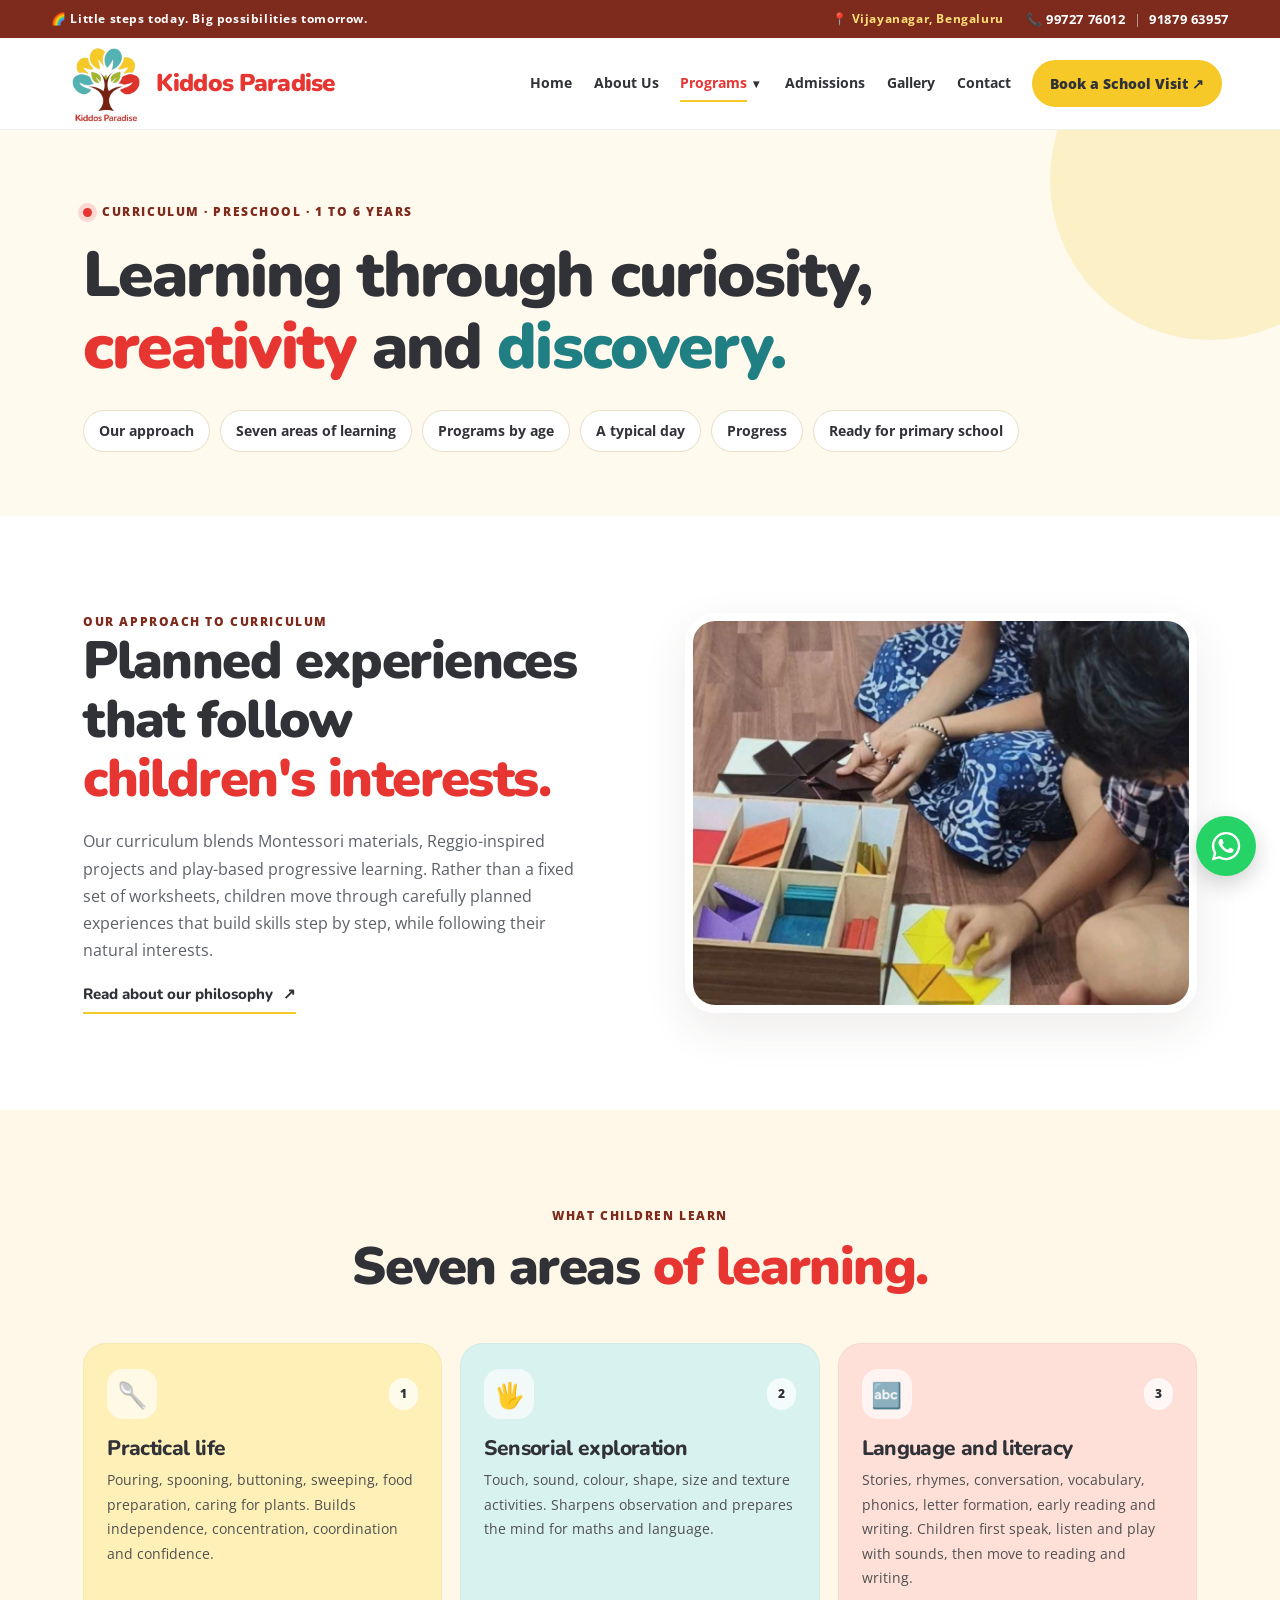
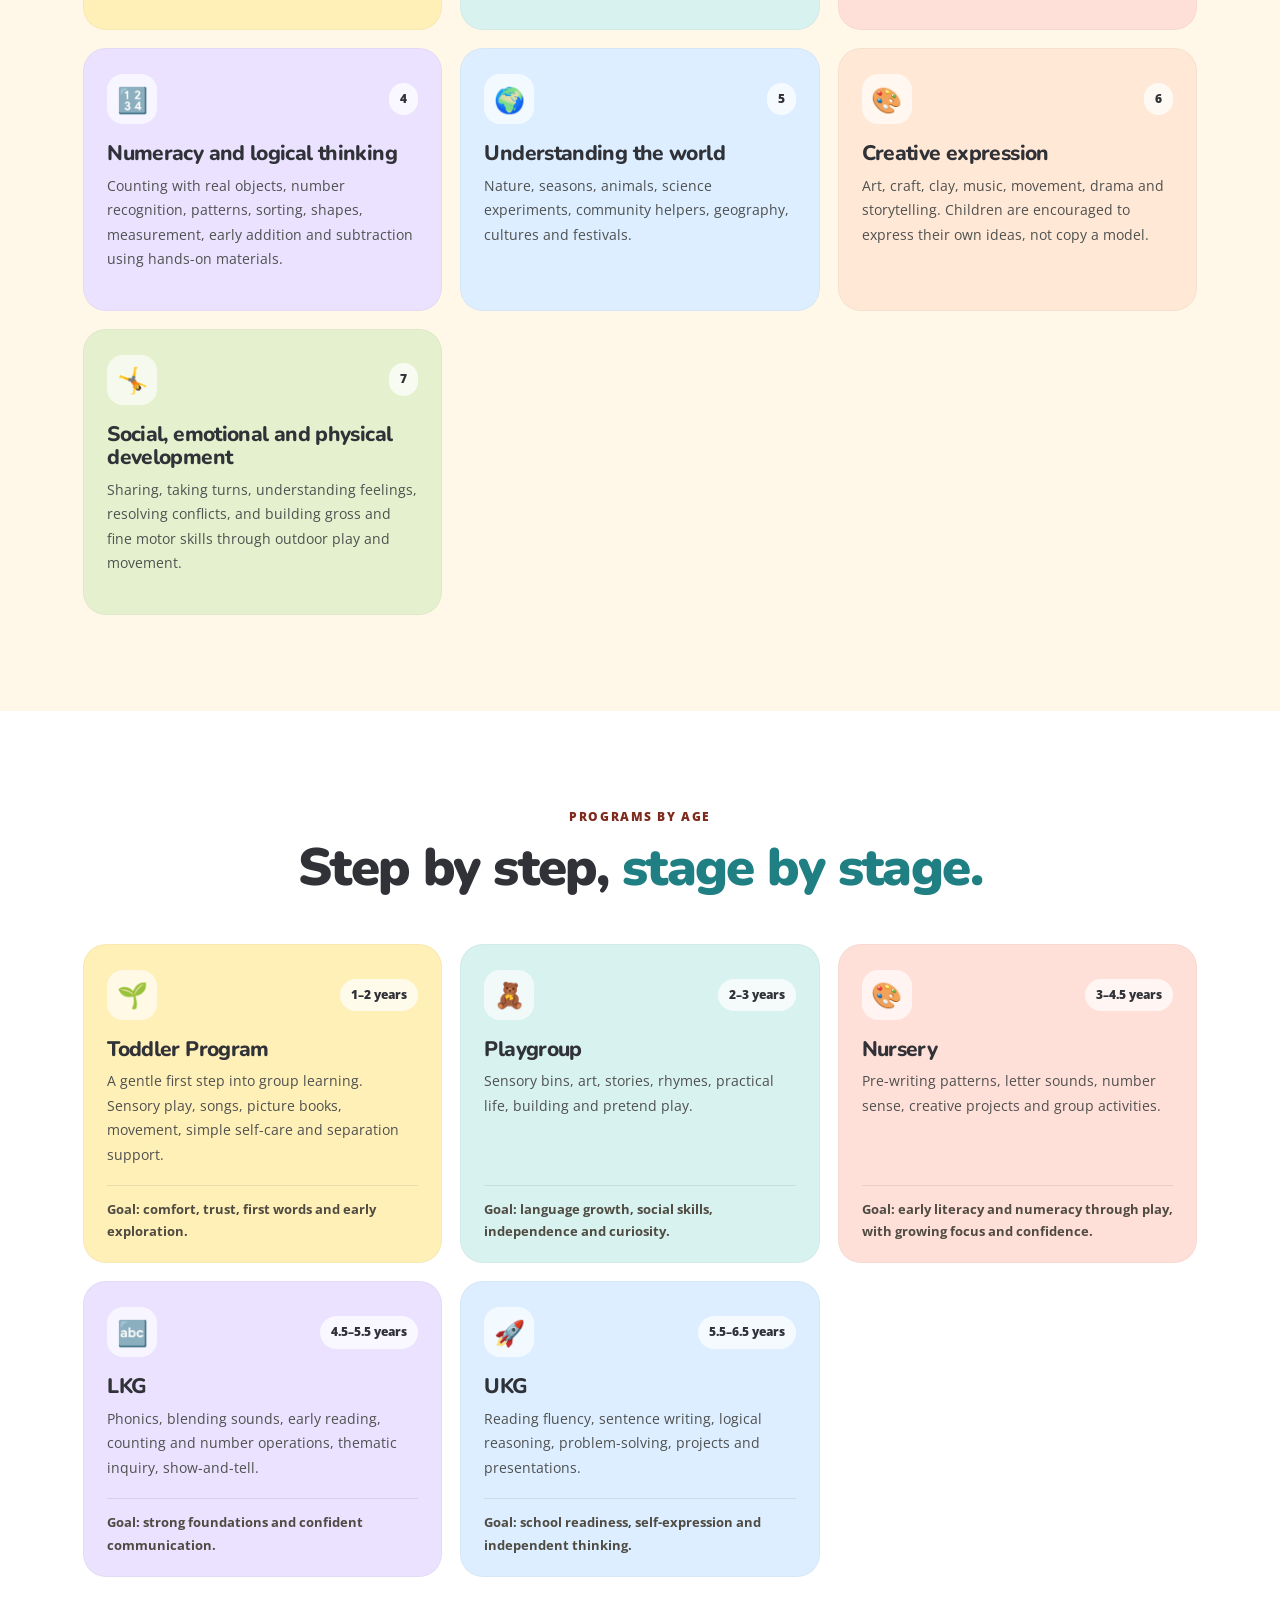
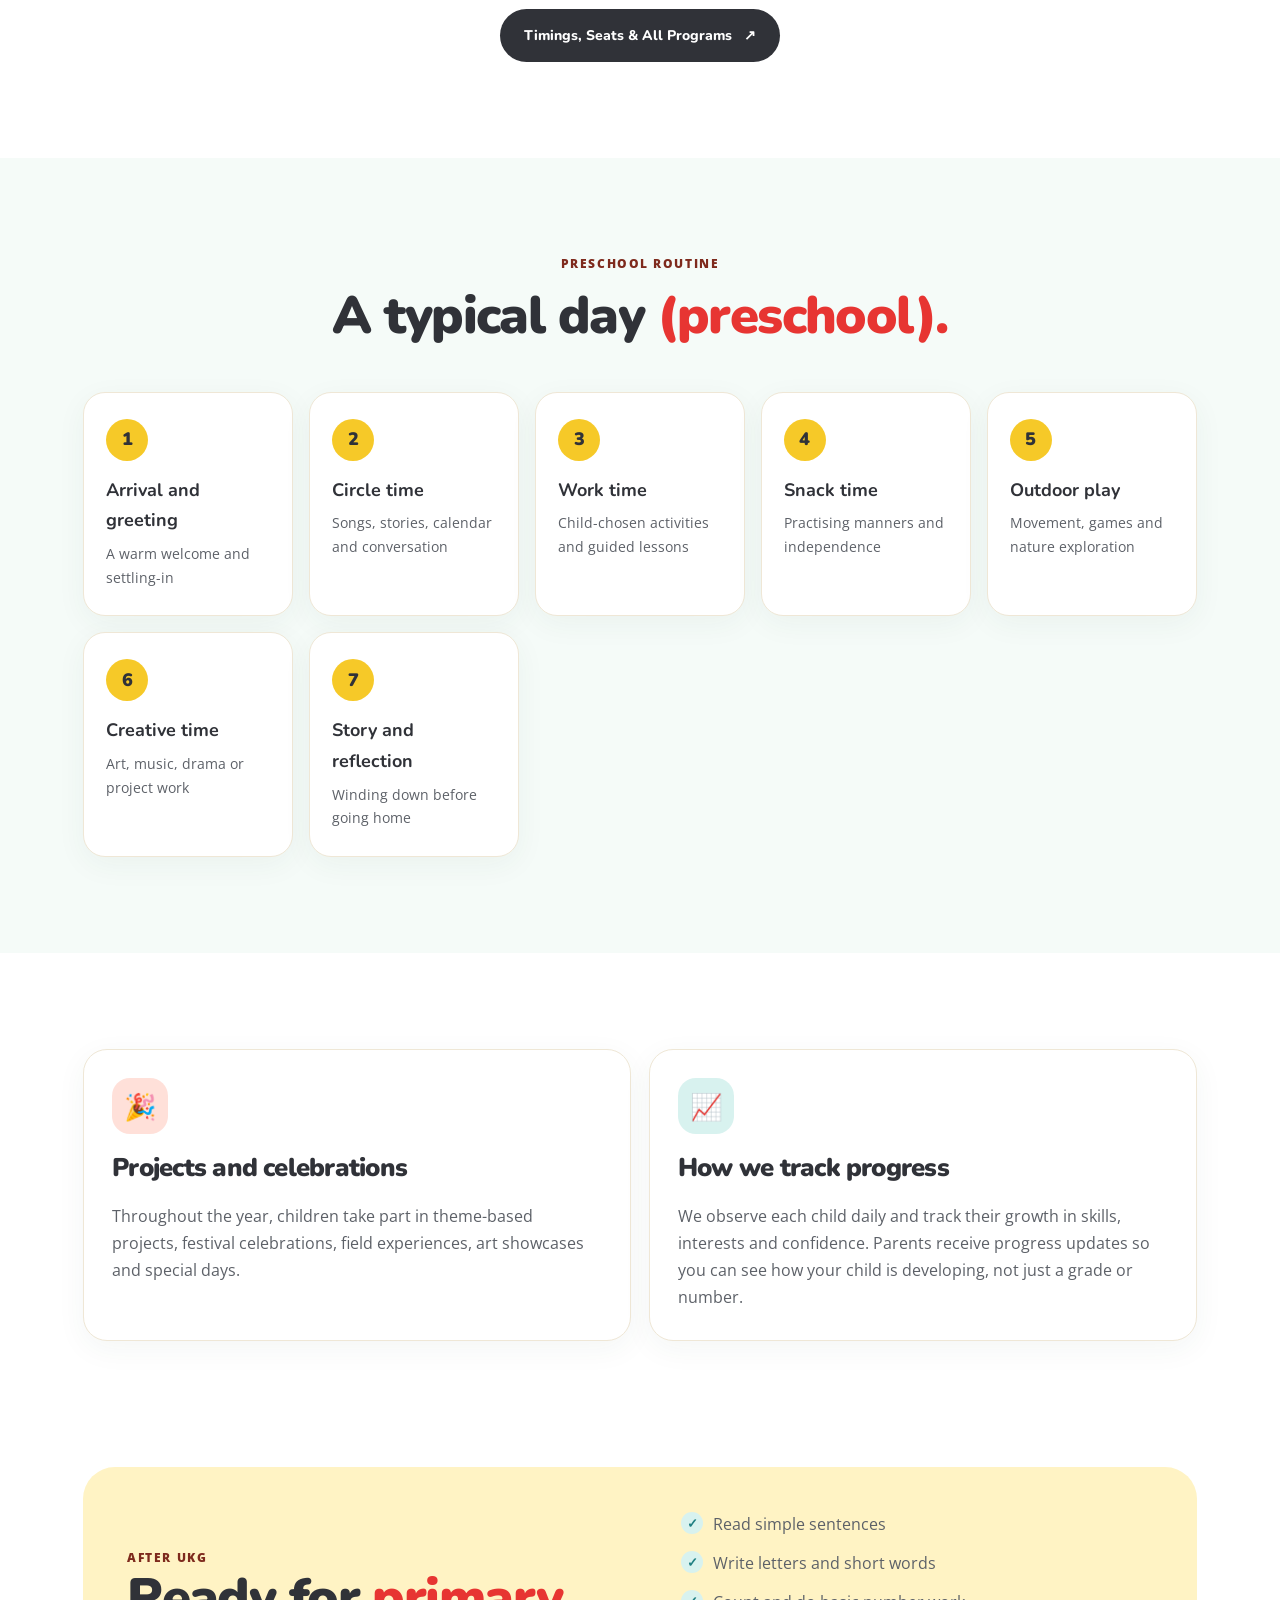
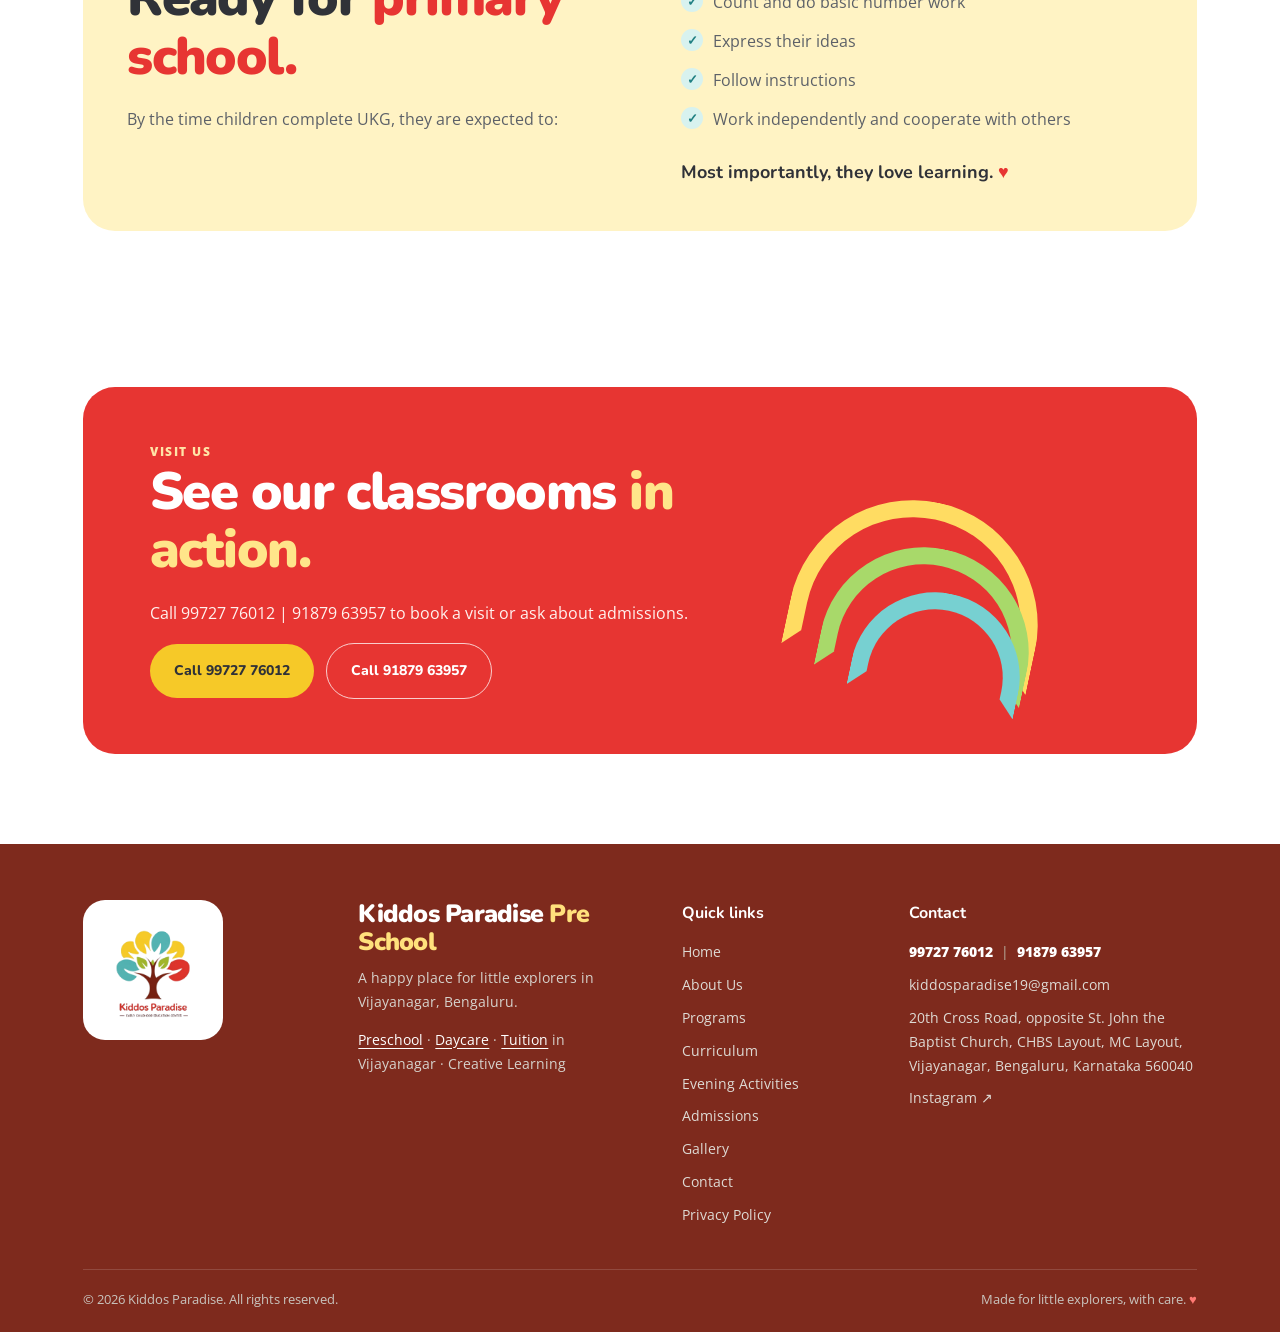
<file: curriculum.html>
<!doctype html>
<html lang="en">
<head>
  <meta charset="utf-8">
  <meta name="viewport" content="width=device-width, initial-scale=1">
  <meta name="theme-color" content="#fff9ee">
  <title>Curriculum: Montessori &amp; Reggio-Inspired Preschool | Kiddos Paradise</title>
  <meta name="description" content="Montessori materials, Reggio-inspired projects and play-based progressive learning: seven areas of learning, programs by age and a typical preschool day at Kiddos Paradise, Vijayanagar.">
  <link rel="canonical" href="https://kiddosparadise.com/curriculum">
  <meta property="og:type" content="website">
  <meta property="og:site_name" content="Kiddos Paradise">
  <meta property="og:title" content="Curriculum: Montessori &amp; Reggio-Inspired Preschool | Kiddos Paradise">
  <meta property="og:description" content="Montessori materials, Reggio-inspired projects and play-based progressive learning: seven areas of learning, programs by age and a typical preschool day at Kiddos Paradise, Vijayanagar.">
  <meta property="og:image" content="https://kiddosparadise.com/assets/img/kiddos-paradise-logo.png">
  <link rel="icon" type="image/png" href="assets/img/kiddos-paradise-logo.png">
  <link rel="preconnect" href="https://fonts.googleapis.com">
  <link rel="preconnect" href="https://fonts.gstatic.com" crossorigin>
  <link href="https://fonts.googleapis.com/css2?family=Nunito:wght@600;700;800;900&family=Open+Sans:wght@400;500;600;700&display=swap" rel="stylesheet">
  <link rel="stylesheet" href="assets/css/styles.css?v=20261124d">
</head>
<body class="launch">
  <a class="skip-link" href="#main">Skip to content</a>
  <div class="announcement">
    <span class="announcement-tagline">🌈 Little steps today. Big possibilities tomorrow.</span>
    <span class="announcement-info">
      <span class="announcement-location">📍 Vijayanagar, Bengaluru</span>
      <span class="announcement-phones"><span aria-hidden="true">📞</span> <a href="tel:+919972776012">99727 76012</a><span class="phone-sep">|</span><a href="tel:+919187963957">91879 63957</a></span>
    </span>
  </div>

  <header class="site-header">
    <a class="brand" href="index.html" aria-label="Kiddos Paradise home">
      <img src="assets/img/kiddos-paradise-logo.png" alt="Kiddos Paradise preschool and daycare logo, Vijayanagar, Bengaluru" class="brand-logo" width="128" height="128">
      <span class="brand-name" aria-hidden="true">Kiddos Paradise</span>
    </a>
    <button class="menu-toggle" type="button" aria-label="Open navigation" aria-expanded="false" aria-controls="main-nav">
      <span></span><span></span><span></span>
    </button>
    <nav id="main-nav" class="main-nav" aria-label="Main navigation">
      <a href="index.html">Home</a>
      <a href="about.html">About Us</a>
      <div class="nav-item has-sub">
        <a href="programs.html">Programs</a>
        <button class="sub-toggle" type="button" aria-expanded="false" aria-controls="programs-menu" aria-label="Show Programs submenu"><span aria-hidden="true">▾</span></button>
        <div class="sub-menu" id="programs-menu">
          <a href="curriculum.html" aria-current="page">Curriculum</a>
          <a href="evening-activities.html">Evening Activities</a>
        </div>
      </div>
      <a href="admissions.html">Admissions</a>
      <a href="gallery.html">Gallery</a>
      <a href="contact.html">Contact</a>
      <a class="nav-cta" href="admissions.html?intent=visit#enquiry">Book a School Visit <span aria-hidden="true">↗</span></a>
    </nav>
  </header>

  <main id="main">
    <section class="page-hero section-pad" aria-labelledby="page-title">
      <div class="eyebrow"><span class="eyebrow-dot" aria-hidden="true"></span> Curriculum · Preschool · 1 to 6 years</div>
      <h1 id="page-title">Learning through curiosity, <span class="text-coral">creativity</span> and <span class="text-teal">discovery.</span></h1>
      <nav class="chips" aria-label="Jump to a section">
        <a href="#approach">Our approach</a><a href="#areas">Seven areas of learning</a><a href="#by-age">Programs by age</a><a href="#day">A typical day</a><a href="#progress">Progress</a><a href="#ready">Ready for primary school</a>
      </nav>
    </section>

    <section class="section-pad" id="approach" aria-labelledby="approach-title">
      <div class="split">
        <div>
          <div class="section-kicker">Our approach to curriculum</div>
          <h2 id="approach-title">Planned experiences that follow <span class="text-coral">children's interests.</span></h2>
          <p>Our curriculum blends Montessori materials, Reggio-inspired projects and play-based progressive learning. Rather than a fixed set of worksheets, children move through carefully planned experiences that build skills step by step, while following their natural interests.</p>
          <a class="text-link" href="about.html#philosophy">Read about our philosophy <span aria-hidden="true">↗</span></a>
        </div>
        <div class="split-media"><img class="photo-img" src="assets/img/school/geometry-learning-materials.jpg" width="1080" height="1350" alt="Children arranging Montessori-style geometric shapes at Kiddos Paradise preschool, Bengaluru" loading="lazy" decoding="async"></div>
      </div>
    </section>

    <section class="programs section-pad" id="areas" aria-labelledby="areas-title">
      <div class="section-heading centered">
        <div class="section-kicker">What children learn</div>
        <h2 id="areas-title">Seven areas <span class="text-coral">of learning.</span></h2>
      </div>
      <div class="program-grid">
        <article class="program-card program-yellow">
          <div class="program-top"><span class="program-emoji" aria-hidden="true">🥄</span><span class="age-pill">1</span></div>
          <h3>Practical life</h3><p>Pouring, spooning, buttoning, sweeping, food preparation, caring for plants. Builds independence, concentration, coordination and confidence.</p>
        </article>
        <article class="program-card program-teal">
          <div class="program-top"><span class="program-emoji" aria-hidden="true">🖐️</span><span class="age-pill">2</span></div>
          <h3>Sensorial exploration</h3><p>Touch, sound, colour, shape, size and texture activities. Sharpens observation and prepares the mind for maths and language.</p>
        </article>
        <article class="program-card program-coral">
          <div class="program-top"><span class="program-emoji" aria-hidden="true">🔤</span><span class="age-pill">3</span></div>
          <h3>Language and literacy</h3><p>Stories, rhymes, conversation, vocabulary, phonics, letter formation, early reading and writing. Children first speak, listen and play with sounds, then move to reading and writing.</p>
        </article>
        <article class="program-card program-lilac">
          <div class="program-top"><span class="program-emoji" aria-hidden="true">🔢</span><span class="age-pill">4</span></div>
          <h3>Numeracy and logical thinking</h3><p>Counting with real objects, number recognition, patterns, sorting, shapes, measurement, early addition and subtraction using hands-on materials.</p>
        </article>
        <article class="program-card program-blue">
          <div class="program-top"><span class="program-emoji" aria-hidden="true">🌍</span><span class="age-pill">5</span></div>
          <h3>Understanding the world</h3><p>Nature, seasons, animals, science experiments, community helpers, geography, cultures and festivals.</p>
        </article>
        <article class="program-card program-peach">
          <div class="program-top"><span class="program-emoji" aria-hidden="true">🎨</span><span class="age-pill">6</span></div>
          <h3>Creative expression</h3><p>Art, craft, clay, music, movement, drama and storytelling. Children are encouraged to express their own ideas, not copy a model.</p>
        </article>
        <article class="program-card program-mint">
          <div class="program-top"><span class="program-emoji" aria-hidden="true">🤸</span><span class="age-pill">7</span></div>
          <h3>Social, emotional and physical development</h3><p>Sharing, taking turns, understanding feelings, resolving conflicts, and building gross and fine motor skills through outdoor play and movement.</p>
        </article>
      </div>
    </section>

    <section class="section-pad" id="by-age" aria-labelledby="by-age-title">
      <div class="section-heading centered">
        <div class="section-kicker">Programs by age</div>
        <h2 id="by-age-title">Step by step, <span class="text-teal">stage by stage.</span></h2>
      </div>
      <div class="program-grid">
        <a class="program-card program-yellow" href="programs.html#toddler">
          <div class="program-top"><span class="program-emoji" aria-hidden="true">🌱</span><span class="age-pill">1–2 years</span></div>
          <h3>Toddler Program</h3><p>A gentle first step into group learning. Sensory play, songs, picture books, movement, simple self-care and separation support.</p>
          <div class="program-meta"><span><strong>Goal:</strong> comfort, trust, first words and early exploration.</span></div>
        </a>
        <a class="program-card program-teal" href="programs.html#playgroup">
          <div class="program-top"><span class="program-emoji" aria-hidden="true">🧸</span><span class="age-pill">2–3 years</span></div>
          <h3>Playgroup</h3><p>Sensory bins, art, stories, rhymes, practical life, building and pretend play.</p>
          <div class="program-meta"><span><strong>Goal:</strong> language growth, social skills, independence and curiosity.</span></div>
        </a>
        <a class="program-card program-coral" href="programs.html#nursery">
          <div class="program-top"><span class="program-emoji" aria-hidden="true">🎨</span><span class="age-pill">3–4.5 years</span></div>
          <h3>Nursery</h3><p>Pre-writing patterns, letter sounds, number sense, creative projects and group activities.</p>
          <div class="program-meta"><span><strong>Goal:</strong> early literacy and numeracy through play, with growing focus and confidence.</span></div>
        </a>
        <a class="program-card program-lilac" href="programs.html#lkg">
          <div class="program-top"><span class="program-emoji" aria-hidden="true">🔤</span><span class="age-pill">4.5–5.5 years</span></div>
          <h3>LKG</h3><p>Phonics, blending sounds, early reading, counting and number operations, thematic inquiry, show-and-tell.</p>
          <div class="program-meta"><span><strong>Goal:</strong> strong foundations and confident communication.</span></div>
        </a>
        <a class="program-card program-blue" href="programs.html#ukg">
          <div class="program-top"><span class="program-emoji" aria-hidden="true">🚀</span><span class="age-pill">5.5–6.5 years</span></div>
          <h3>UKG</h3><p>Reading fluency, sentence writing, logical reasoning, problem-solving, projects and presentations.</p>
          <div class="program-meta"><span><strong>Goal:</strong> school readiness, self-expression and independent thinking.</span></div>
        </a>
      </div>
      <div class="center-cta"><a class="button button-dark" href="programs.html">Timings, Seats &amp; All Programs <span aria-hidden="true">↗</span></a></div>
    </section>

    <section class="care section-pad" id="day" aria-labelledby="day-title">
      <div class="section-heading centered">
        <div class="section-kicker">Preschool routine</div>
        <h2 id="day-title">A typical day <span class="text-coral">(preschool).</span></h2>
      </div>
      <ol class="steps">
        <li><strong>Arrival and greeting</strong><p>A warm welcome and settling-in</p></li>
        <li><strong>Circle time</strong><p>Songs, stories, calendar and conversation</p></li>
        <li><strong>Work time</strong><p>Child-chosen activities and guided lessons</p></li>
        <li><strong>Snack time</strong><p>Practising manners and independence</p></li>
        <li><strong>Outdoor play</strong><p>Movement, games and nature exploration</p></li>
        <li><strong>Creative time</strong><p>Art, music, drama or project work</p></li>
        <li><strong>Story and reflection</strong><p>Winding down before going home</p></li>
      </ol>
    </section>

    <section class="section-pad" id="progress" aria-label="Projects, celebrations and progress">
      <div class="card-grid">
        <article class="info-card">
          <span class="care-icon bg-coral" aria-hidden="true">🎉</span>
          <h2 style="font-size:1.6rem">Projects and celebrations</h2>
          <p>Throughout the year, children take part in theme-based projects, festival celebrations, field experiences, art showcases and special days.</p>
          <p class="review-note">Add examples, such as a vegetable market, butterfly project or Annual Day.</p>
        </article>
        <article class="info-card">
          <span class="care-icon bg-teal" aria-hidden="true">📈</span>
          <h2 style="font-size:1.6rem">How we track progress</h2>
          <p>We observe each child daily and track their growth in skills, interests and confidence. Parents receive progress updates so you can see how your child is developing, not just a grade or number.</p>
        </article>
      </div>
    </section>

    <section class="section-pad" id="ready" style="padding-top:0" aria-labelledby="ready-title">
      <div class="feature-band yellow">
        <div class="approach-grid">
          <div>
            <div class="section-kicker">After UKG</div>
            <h2 id="ready-title">Ready for <span class="text-coral">primary school.</span></h2>
            <p>By the time children complete UKG, they are expected to:</p>
          </div>
          <div>
            <ul class="tick-list">
            <li>Read simple sentences</li>
            <li>Write letters and short words</li>
            <li>Count and do basic number work</li>
            <li>Express their ideas</li>
            <li>Follow instructions</li>
            <li>Work independently and cooperate with others</li>
          </ul>
          <p class="ready-close"><strong>Most importantly, they love learning.</strong> <span class="text-coral" aria-hidden="true">♥</span></p>
          </div>
        </div>
      </div>
    </section>

    <section class="admissions section-pad" aria-labelledby="curriculum-cta-title">
      <div class="admissions-card">
        <div class="admissions-copy">
          <div class="section-kicker">Visit us</div>
          <h2 id="curriculum-cta-title">See our classrooms <span>in action.</span></h2>
          <p>Call 99727 76012 | 91879 63957 to book a visit or ask about admissions.</p>
          <div class="hero-actions"><a class="button button-yellow" href="tel:+919972776012">Call 99727 76012</a><a class="button button-outline" href="tel:+919187963957">Call 91879 63957</a></div>
        </div>
        <div class="admissions-illustration" aria-hidden="true"><div class="rainbow"></div><div class="rainbow rainbow-two"></div><div class="rainbow rainbow-three"></div></div>
      </div>
    </section>
  </main>

  <footer class="site-footer">
    <div class="footer-main">
      <a href="index.html" class="footer-brand" aria-label="Kiddos Paradise home"><img src="assets/img/kiddos-paradise-logo.png" alt="Kiddos Paradise Early Childhood Education Center logo" width="140" height="140" loading="lazy"></a>
      <div class="footer-tagline">
        <h2>Kiddos Paradise <span>Pre School</span></h2>
        <p>A happy place for little explorers in Vijayanagar, Bengaluru.</p>
        <p><a href="preschool-in-vijayanagar.html">Preschool</a> · <a href="daycare-in-vijayanagar.html">Daycare</a> · <a href="tuition-in-vijayanagar.html">Tuition</a> in Vijayanagar · Creative Learning</p>
      </div>
      <nav class="footer-links" aria-label="Footer">
        <strong>Quick links</strong>
        <a href="index.html">Home</a>
        <a href="about.html">About Us</a>
        <a href="programs.html">Programs</a>
        <a href="curriculum.html">Curriculum</a>
        <a href="evening-activities.html">Evening Activities</a>
        <a href="admissions.html">Admissions</a>
        <a href="gallery.html">Gallery</a>
        <a href="contact.html">Contact</a>
        <a href="privacy.html">Privacy Policy</a>
      </nav>
      <div class="footer-contact">
        <strong>Contact</strong>
        <span class="footer-phones"><a href="tel:+919972776012">99727 76012</a><span class="phone-sep">|</span><a href="tel:+919187963957">91879 63957</a></span>
        <a href="mailto:kiddosparadise19@gmail.com">kiddosparadise19@gmail.com</a>
        <span>20th Cross Road, opposite St. John the Baptist Church, CHBS Layout, MC Layout, Vijayanagar, Bengaluru, Karnataka 560040</span>
        <a href="https://www.instagram.com/kiddos_explorers__hub/" target="_blank" rel="noopener noreferrer">Instagram ↗</a>
      </div>
    </div>
    <div class="footer-bottom">
      <span>© <span data-year>2026</span> Kiddos Paradise. All rights reserved.</span>
      <span>Made for little explorers, with care. <span class="footer-heart" aria-hidden="true">♥</span></span>
    </div>
  </footer>

  <div class="mobile-actions" aria-label="Quick contact">
    <a href="tel:+919972776012">☎ Call</a>
    <a href="admissions.html?intent=visit#enquiry">✦ Book Visit</a>
  </div>
  <a class="whatsapp-float" href="https://wa.me/919972776012?text=Hello%20Kiddos%20Paradise%2C%20I%20would%20like%20to%20know%20more%20about%20admissions." target="_blank" rel="noopener" aria-label="Chat with Kiddos Paradise on WhatsApp (opens in a new tab)">
    <svg viewBox="0 0 24 24" width="30" height="30" aria-hidden="true" focusable="false"><path fill="currentColor" d="M17.47 14.38c-.3-.15-1.76-.87-2.03-.97-.27-.1-.47-.15-.67.15-.2.3-.77.97-.94 1.17-.17.2-.35.22-.65.07-.3-.15-1.26-.46-2.4-1.48-.89-.79-1.49-1.77-1.66-2.07-.17-.3-.02-.46.13-.61.13-.13.3-.35.45-.52.15-.17.2-.3.3-.5.1-.2.05-.37-.02-.52-.08-.15-.67-1.62-.92-2.22-.24-.58-.49-.5-.67-.51h-.57c-.2 0-.52.07-.79.37-.27.3-1.04 1.02-1.04 2.48s1.07 2.88 1.21 3.07c.15.2 2.1 3.2 5.08 4.49.71.31 1.26.49 1.69.63.71.23 1.36.19 1.87.12.57-.09 1.76-.72 2-1.41.25-.7.25-1.29.17-1.41-.07-.13-.27-.2-.57-.35zM12.05 21.5h-.01a9.4 9.4 0 0 1-4.8-1.31l-.34-.2-3.57.94.95-3.48-.22-.36a9.4 9.4 0 0 1-1.44-5.01c0-5.2 4.23-9.43 9.44-9.43 2.52 0 4.89.98 6.67 2.77a9.37 9.37 0 0 1 2.76 6.67c0 5.2-4.24 9.43-9.44 9.43zm8.03-17.46A11.27 11.27 0 0 0 12.05.72C5.8.72.7 5.81.7 12.07c0 2 .52 3.95 1.52 5.67L.6 23.5l5.9-1.55a11.33 11.33 0 0 0 5.54 1.41h.01c6.26 0 11.35-5.09 11.35-11.35 0-3.03-1.18-5.88-3.32-8.02z"/></svg>
  </a>
  <script src="assets/js/main.js?v=20261124a"></script>
</body>
</html>
</file>
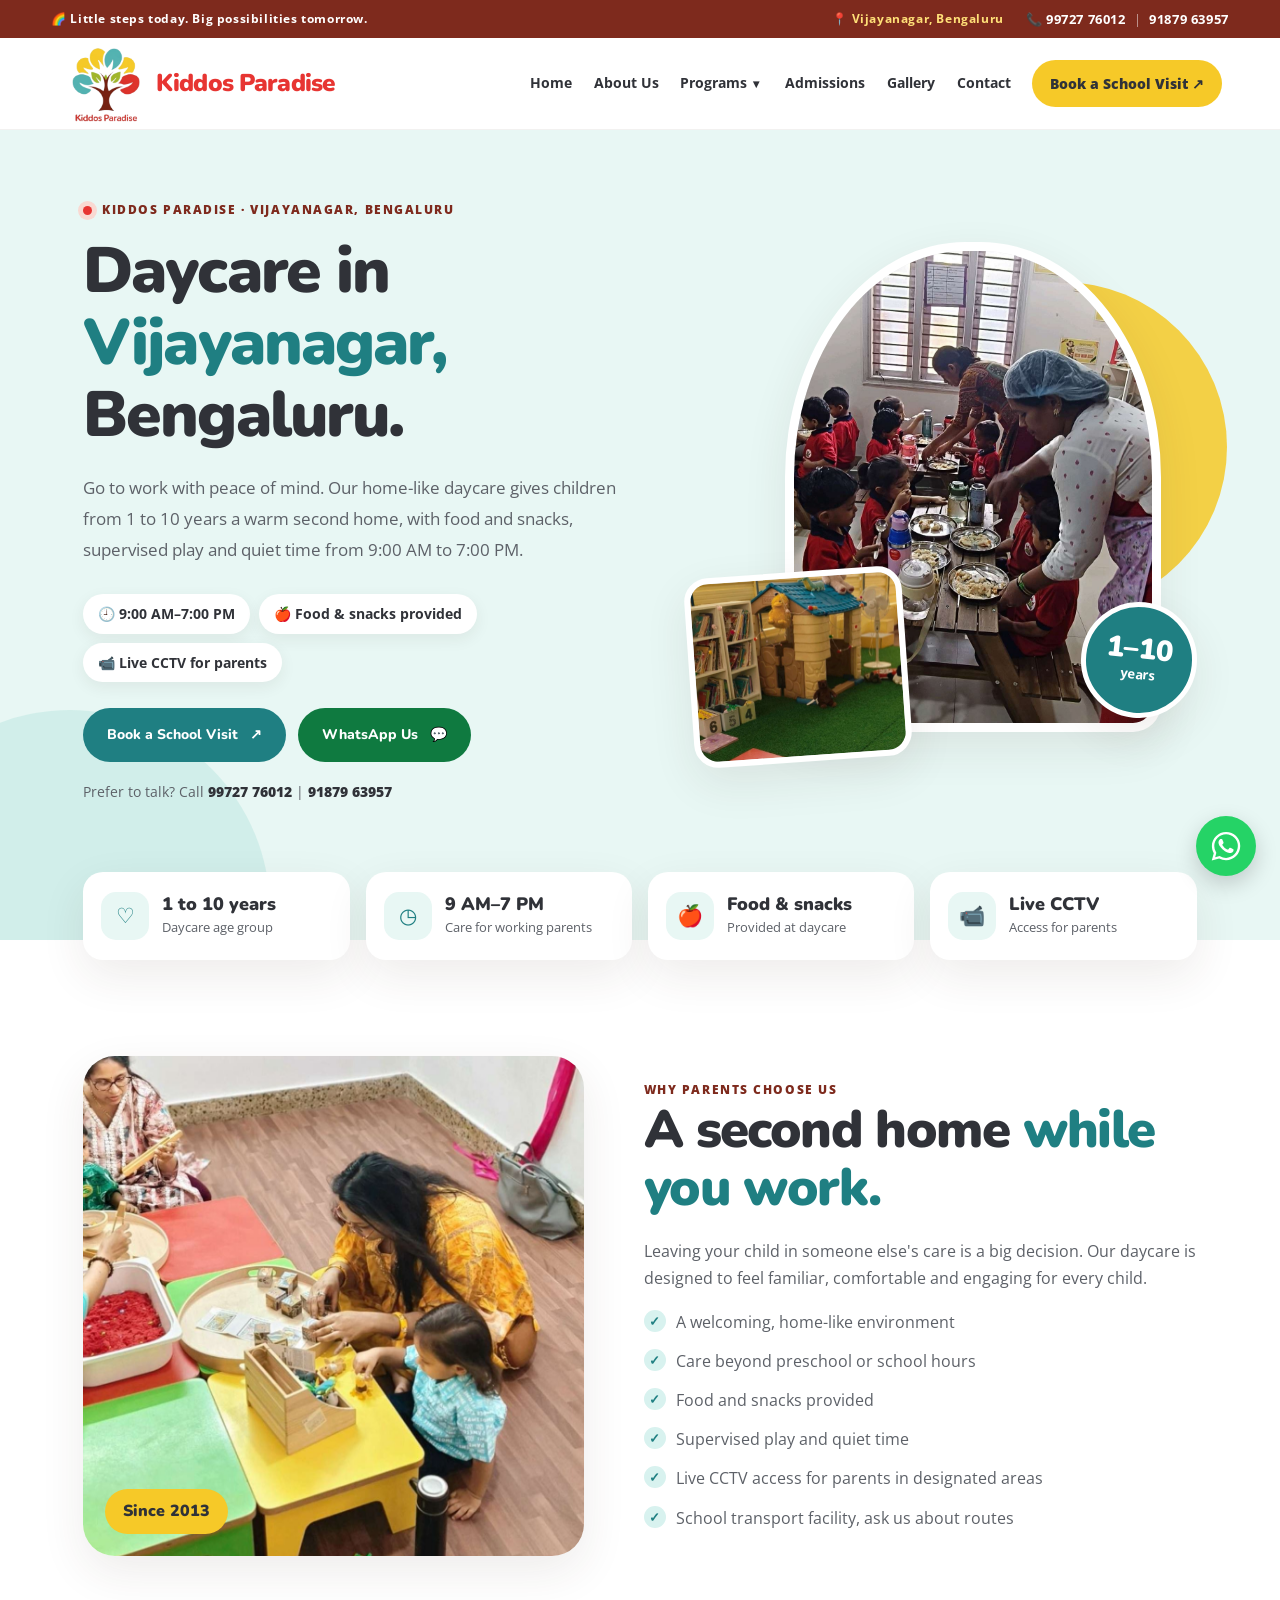
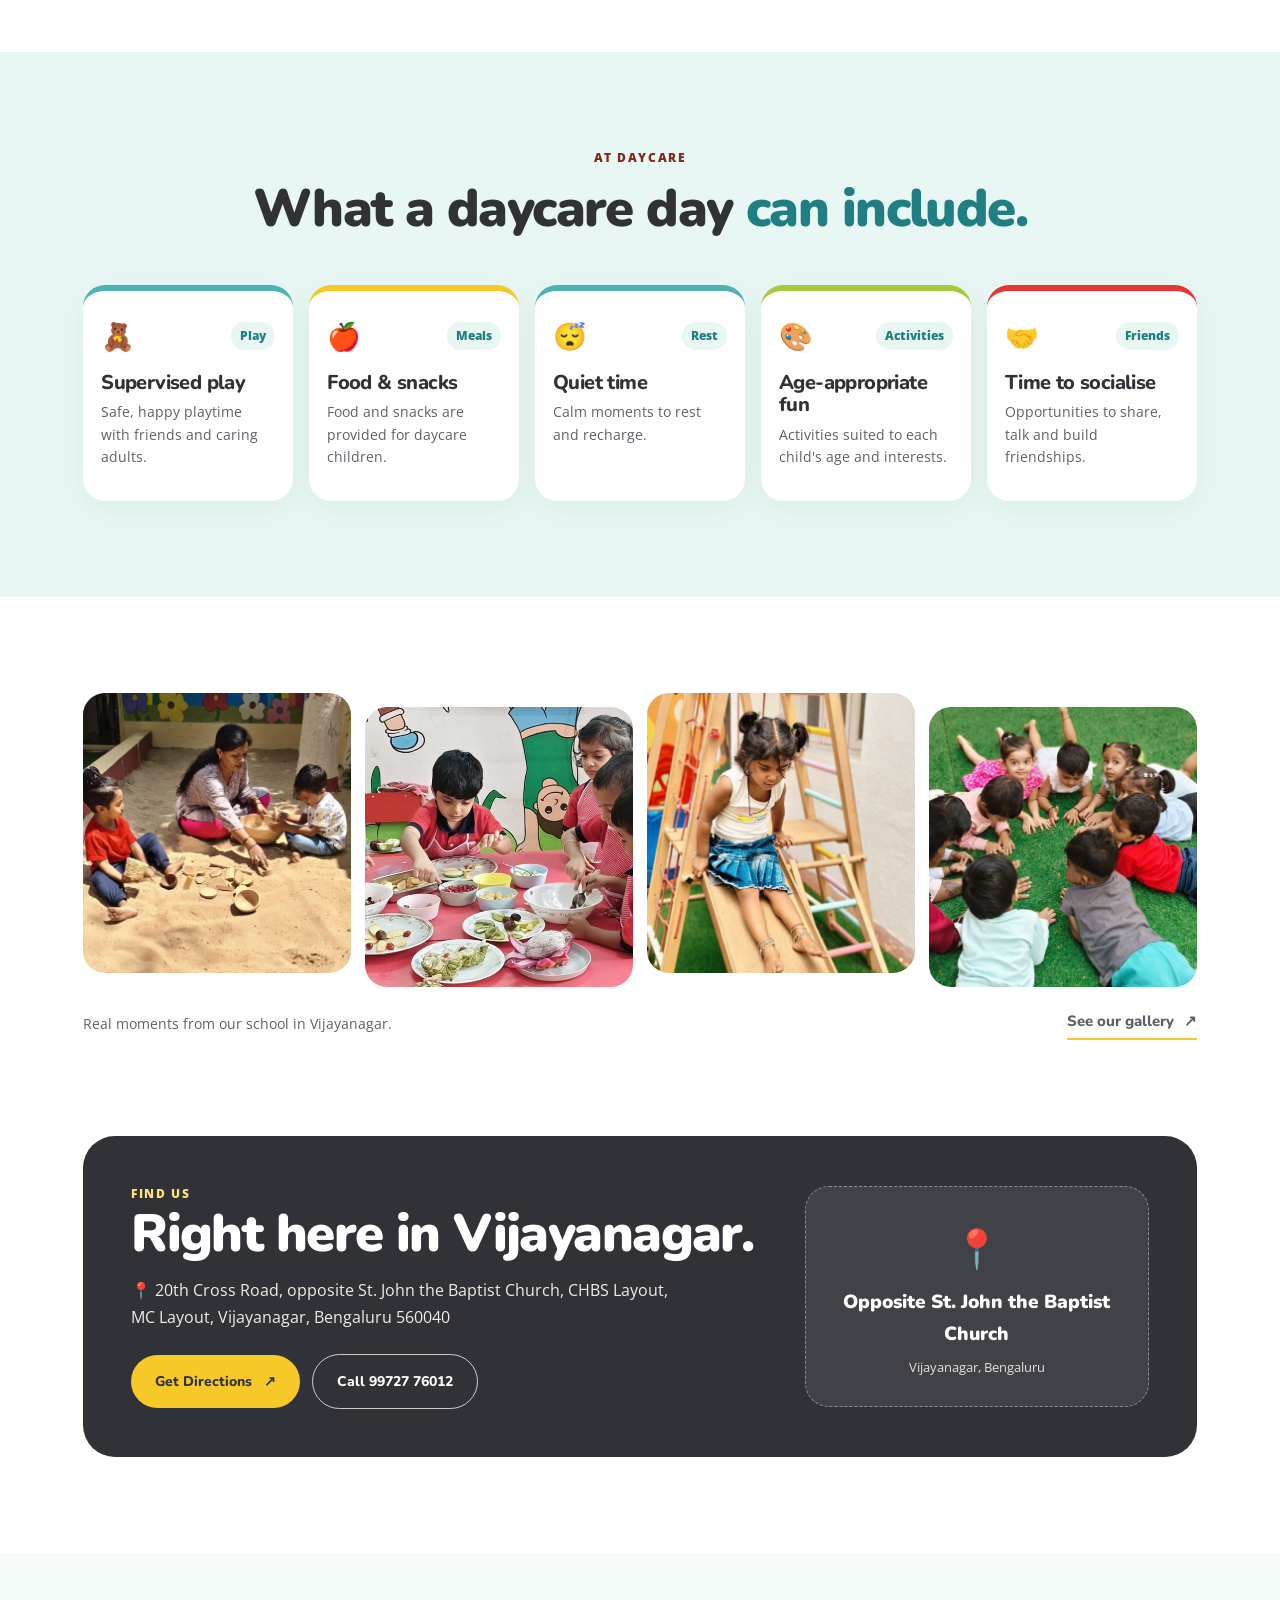
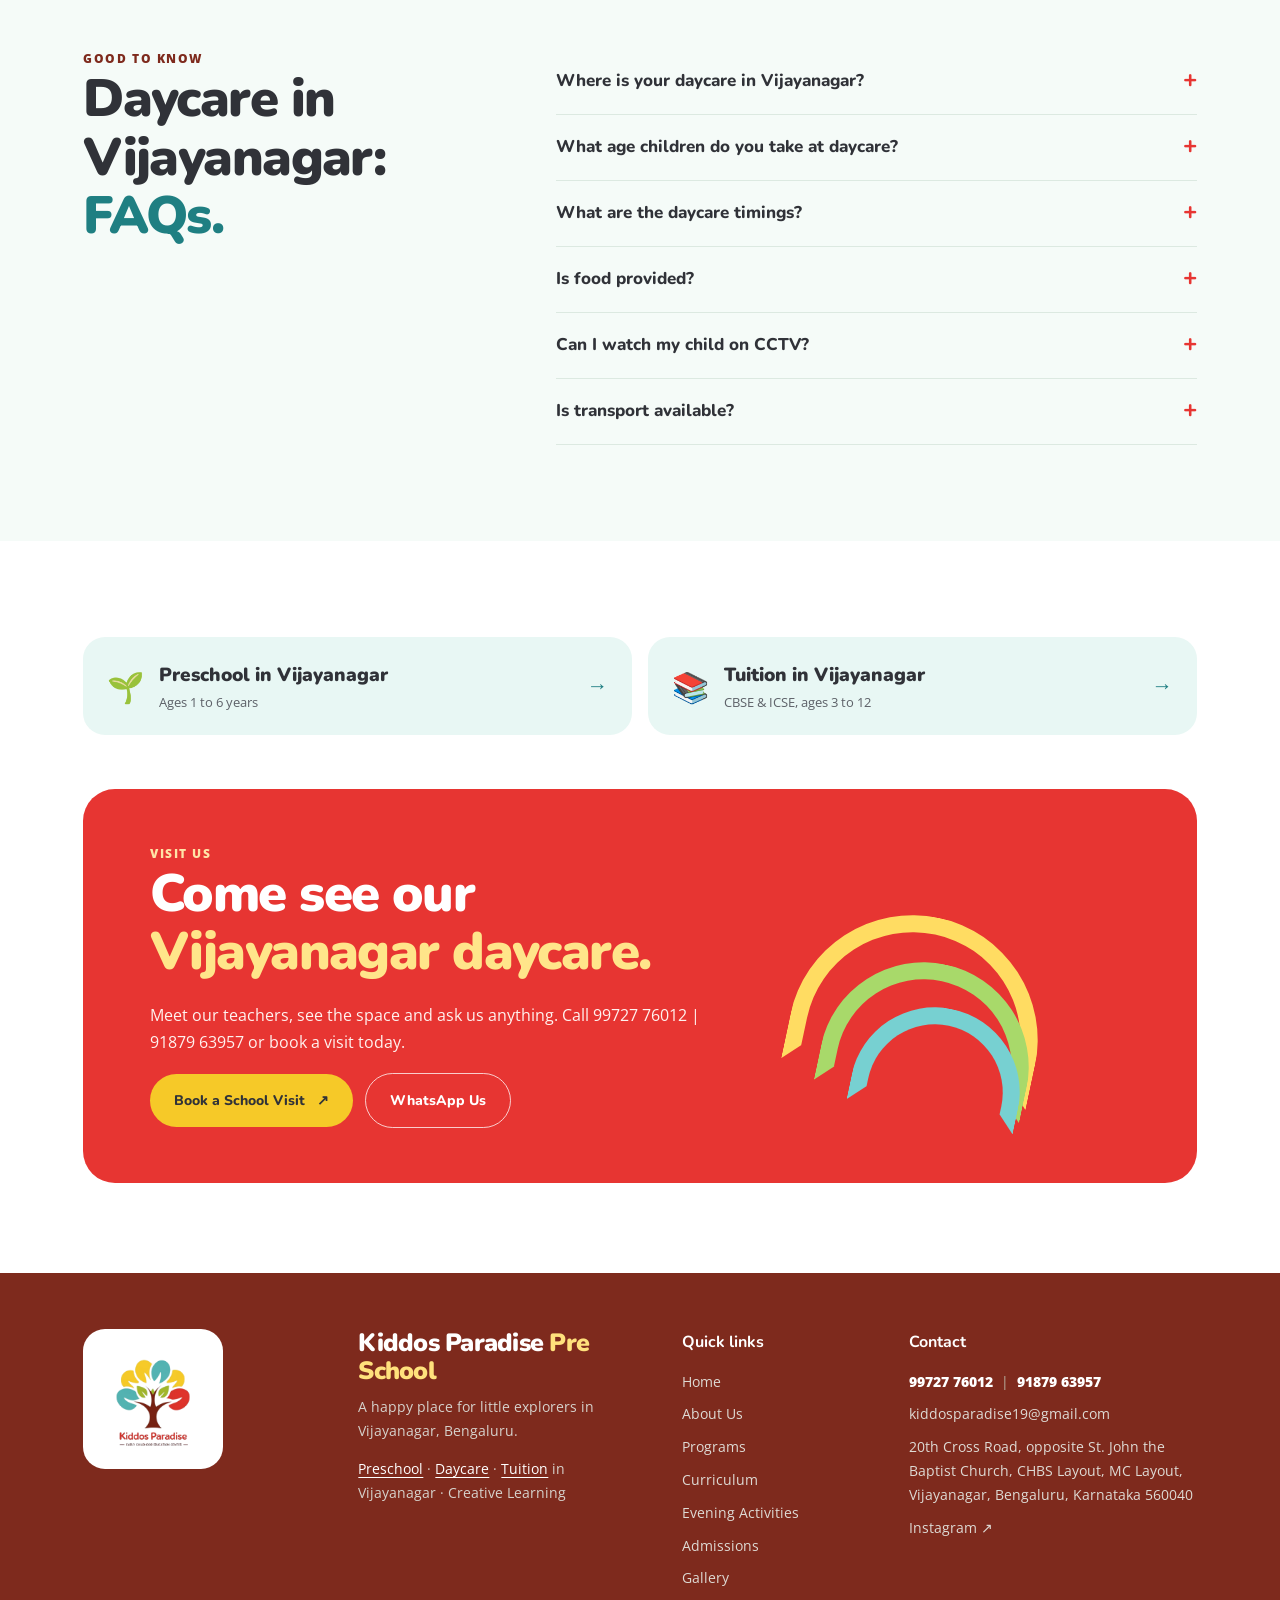
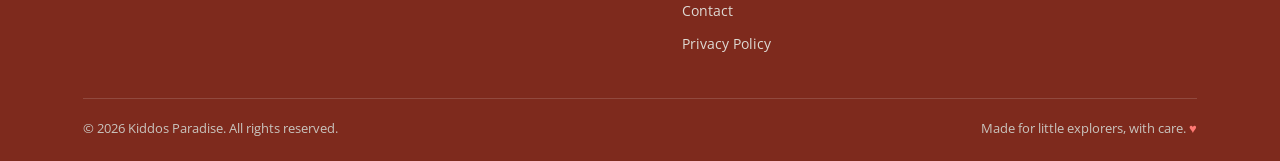
<file: daycare-in-vijayanagar.html>
<!doctype html>
<html lang="en">
<head>
  <meta charset="utf-8">
  <meta name="viewport" content="width=device-width, initial-scale=1">
  <meta name="theme-color" content="#fff9ee">
  <title>Daycare in Vijayanagar, Bengaluru | Kiddos Paradise</title>
  <meta name="description" content="Home-like daycare in Vijayanagar, Bengaluru for ages 1 to 10, open 9 AM to 7 PM with food and snacks and live CCTV access for parents. Book a visit.">
  <link rel="canonical" href="https://kiddosparadise.com/daycare-in-vijayanagar">
  <meta property="og:type" content="website">
  <meta property="og:site_name" content="Kiddos Paradise">
  <meta property="og:title" content="Daycare in Vijayanagar, Bengaluru | Kiddos Paradise">
  <meta property="og:description" content="Home-like daycare in Vijayanagar, Bengaluru for ages 1 to 10, open 9 AM to 7 PM with food and snacks and live CCTV access for parents. Book a visit.">
  <meta property="og:image" content="https://kiddosparadise.com/assets/img/kiddos-paradise-logo.png">
  <link rel="icon" type="image/png" href="assets/img/kiddos-paradise-logo.png">
  <link rel="preconnect" href="https://fonts.googleapis.com">
  <link rel="preconnect" href="https://fonts.gstatic.com" crossorigin>
  <link href="https://fonts.googleapis.com/css2?family=Nunito:wght@600;700;800;900&family=Open+Sans:wght@400;500;600;700&display=swap" rel="stylesheet">
  <link rel="stylesheet" href="assets/css/styles.css?v=20261124d">
  <script type="application/ld+json">
  {
    "@context": "https://schema.org",
    "@type": "Preschool",
    "name": "Kiddos Paradise Pre School",
    "url": "https://kiddosparadise.com/",
    "logo": "https://kiddosparadise.com/assets/img/kiddos-paradise-logo.png",
    "email": "kiddosparadise19@gmail.com",
    "telephone": ["+91-99727-76012", "+91-91879-63957"],
    "address": {
      "@type": "PostalAddress",
      "streetAddress": "20th Cross Road, opposite St. John the Baptist Church, CHBS Layout, MC Layout, Vijayanagar",
      "addressLocality": "Bengaluru",
      "addressRegion": "Karnataka",
      "postalCode": "560040",
      "addressCountry": "IN"
    },
    "sameAs": ["https://www.instagram.com/kiddos_explorers__hub/"]
  }
  </script>
</head>
<body class="launch">
  <a class="skip-link" href="#main">Skip to content</a>
  <div class="announcement">
    <span class="announcement-tagline">🌈 Little steps today. Big possibilities tomorrow.</span>
    <span class="announcement-info">
      <span class="announcement-location">📍 Vijayanagar, Bengaluru</span>
      <span class="announcement-phones"><span aria-hidden="true">📞</span> <a href="tel:+919972776012">99727 76012</a><span class="phone-sep">|</span><a href="tel:+919187963957">91879 63957</a></span>
    </span>
  </div>

  <header class="site-header">
    <a class="brand" href="index.html" aria-label="Kiddos Paradise home">
      <img src="assets/img/kiddos-paradise-logo.png" alt="Kiddos Paradise preschool and daycare logo, Vijayanagar, Bengaluru" class="brand-logo" width="128" height="128">
      <span class="brand-name" aria-hidden="true">Kiddos Paradise</span>
    </a>
    <button class="menu-toggle" type="button" aria-label="Open navigation" aria-expanded="false" aria-controls="main-nav">
      <span></span><span></span><span></span>
    </button>
    <nav id="main-nav" class="main-nav" aria-label="Main navigation">
      <a href="index.html">Home</a>
      <a href="about.html">About Us</a>
      <div class="nav-item has-sub">
        <a href="programs.html">Programs</a>
        <button class="sub-toggle" type="button" aria-expanded="false" aria-controls="programs-menu" aria-label="Show Programs submenu"><span aria-hidden="true">▾</span></button>
        <div class="sub-menu" id="programs-menu">
          <a href="curriculum.html">Curriculum</a>
          <a href="evening-activities.html">Evening Activities</a>
        </div>
      </div>
      <a href="admissions.html">Admissions</a>
      <a href="gallery.html">Gallery</a>
      <a href="contact.html">Contact</a>
      <a class="nav-cta" href="admissions.html?intent=visit#enquiry">Book a School Visit <span aria-hidden="true">↗</span></a>
    </nav>
  </header>

  <main id="main" class="lp lp-daycare">
    <section class="lp-hero section-pad" aria-labelledby="page-title">
      <div class="lp-copy">
        <div class="eyebrow"><span class="eyebrow-dot" aria-hidden="true"></span> Kiddos Paradise · Vijayanagar, Bengaluru</div>
        <h1 id="page-title">Daycare in <span class="lp-accent">Vijayanagar,</span> Bengaluru.</h1>
        <p class="hero-lead">Go to work with peace of mind. Our home-like daycare gives children from 1 to 10 years a warm second home, with food and snacks, supervised play and quiet time from 9:00 AM to 7:00 PM.</p>
        <div class="lp-chips"><span>🕘 9:00 AM–7:00 PM</span><span>🍎 Food &amp; snacks provided</span><span>📹 Live CCTV for parents</span></div>
        <div class="hero-actions"><a class="button lp-primary" href="admissions.html?intent=visit&amp;program=Daycare#enquiry">Book a School Visit <span aria-hidden="true">↗</span></a><a class="button button-whatsapp" href="https://wa.me/919972776012?text=Hello%20Kiddos%20Paradise%2C%20I%20am%20looking%20for%20daycare%20in%20Vijayanagar%20for%20my%20child%20%281%20to%2010%20years%29.%20Please%20share%20details%20on%20fees%2C%20timings%20and%20availability." target="_blank" rel="noopener">WhatsApp Us <span aria-hidden="true">💬</span></a></div>
        <p class="lp-call">Prefer to talk? Call <a href="tel:+919972776012">99727 76012</a> | <a href="tel:+919187963957">91879 63957</a></p>
      </div>
      <div class="lp-visual">
        <div class="lp-sun" aria-hidden="true"></div>
        <div class="lp-photo-main"><img class="photo-img" src="assets/img/school/daycare-mealtime.jpg" width="1080" height="1350" alt="Caregiver serving lunch to children at Kiddos Paradise daycare in Vijayanagar, Bengaluru" fetchpriority="high" decoding="async"></div>
        <div class="lp-photo-small"><img class="photo-img" src="assets/img/school/reading-corner-playhouse.jpg" width="1080" height="1350" alt="Daycare reading corner with bookshelves, soft toys and a playhouse at Kiddos Paradise, Bengaluru" fetchpriority="high" decoding="async"></div>
        <div class="lp-badge" aria-hidden="true"><strong>1–10</strong><span>years</span></div>
      </div>
    </section>

    <section class="lp-facts" aria-label="Key details">
        <div class="lp-fact"><span class="lp-fact-icon" aria-hidden="true">♡</span><div><strong>1 to 10 years</strong><small>Daycare age group</small></div></div>
        <div class="lp-fact"><span class="lp-fact-icon" aria-hidden="true">◷</span><div><strong>9 AM–7 PM</strong><small>Care for working parents</small></div></div>
        <div class="lp-fact"><span class="lp-fact-icon" aria-hidden="true">🍎</span><div><strong>Food &amp; snacks</strong><small>Provided at daycare</small></div></div>
        <div class="lp-fact"><span class="lp-fact-icon" aria-hidden="true">📹</span><div><strong>Live CCTV</strong><small>Access for parents</small></div></div>
    </section>

    <section class="section-pad" aria-labelledby="why-title">
      <div class="lp-why">
        <div class="lp-why-media"><img class="photo-img" src="assets/img/school/toddler-sensory-play.jpg" width="1080" height="1350" alt="Caring teacher guiding a toddler through sensory play at Kiddos Paradise, Vijayanagar" loading="lazy" decoding="async"><span class="lp-why-tag" aria-hidden="true">Since 2013</span></div>
        <div>
          <div class="section-kicker">Why parents choose us</div>
          <h2 id="why-title">A second home <span class="lp-accent">while you work.</span></h2>
          <p>Leaving your child in someone else's care is a big decision. Our daycare is designed to feel familiar, comfortable and engaging for every child.</p>
          <ul class="tick-list">
            <li>A welcoming, home-like environment</li>
            <li>Care beyond preschool or school hours</li>
            <li>Food and snacks provided</li>
            <li>Supervised play and quiet time</li>
            <li>Live CCTV access for parents in designated areas</li>
            <li>School transport facility, ask us about routes</li>
          </ul>
        </div>
      </div>
    </section>

    <section class="lp-stages-band section-pad" aria-labelledby="stages-title">
      <div class="section-heading centered">
        <div class="section-kicker">At daycare</div>
        <h2 id="stages-title">What a daycare day <span class="lp-accent">can include.</span></h2>
      </div>
      <div class="lp-stages">
        <article class="lp-stage"><span class="lp-stage-top"><span class="lp-stage-emoji" aria-hidden="true">🧸</span><span class="lp-stage-pill">Play</span></span><h3>Supervised play</h3><p>Safe, happy playtime with friends and caring adults.</p></article>
        <article class="lp-stage"><span class="lp-stage-top"><span class="lp-stage-emoji" aria-hidden="true">🍎</span><span class="lp-stage-pill">Meals</span></span><h3>Food &amp; snacks</h3><p>Food and snacks are provided for daycare children.</p></article>
        <article class="lp-stage"><span class="lp-stage-top"><span class="lp-stage-emoji" aria-hidden="true">😴</span><span class="lp-stage-pill">Rest</span></span><h3>Quiet time</h3><p>Calm moments to rest and recharge.</p></article>
        <article class="lp-stage"><span class="lp-stage-top"><span class="lp-stage-emoji" aria-hidden="true">🎨</span><span class="lp-stage-pill">Activities</span></span><h3>Age-appropriate fun</h3><p>Activities suited to each child's age and interests.</p></article>
        <article class="lp-stage"><span class="lp-stage-top"><span class="lp-stage-emoji" aria-hidden="true">🤝</span><span class="lp-stage-pill">Friends</span></span><h3>Time to socialise</h3><p>Opportunities to share, talk and build friendships.</p></article>
      </div>
    </section>

    <section class="section-pad" aria-label="Photos from Kiddos Paradise">
      <div class="lp-strip">
        <div class="lp-strip-item"><img class="photo-img" src="assets/img/school/sand-pit-play.jpg" width="1080" height="1350" alt="Teacher and two children playing with wooden bowls in the Kiddos Paradise sand pit" loading="lazy" decoding="async"></div>
        <div class="lp-strip-item"><img class="photo-img" src="assets/img/school/highlight-food-activity.jpg" width="1200" height="546" alt="Children in aprons preparing food together at a classroom table" loading="lazy" decoding="async"></div>
        <div class="lp-strip-item"><img class="photo-img" src="assets/img/school/child-on-wooden-slide.jpg" width="1080" height="1350" alt="Young child on a wooden climbing frame and slide in the Kiddos Paradise play area" loading="lazy" decoding="async"></div>
        <div class="lp-strip-item"><img class="photo-img" src="assets/img/school/children-circle-on-grass.jpg" width="1080" height="1350" alt="Happy children in a group circle on the grass at Kiddos Paradise, Vijayanagar" loading="lazy" decoding="async"></div>
      </div>
      <div class="gallery-foot"><span>Real moments from our school in Vijayanagar.</span><a class="text-link" href="gallery.html">See our gallery <span aria-hidden="true">↗</span></a></div>
    </section>

    <section class="section-pad lp-location-wrap" aria-labelledby="location-title">
      <div class="lp-location">
        <div>
          <div class="section-kicker">Find us</div>
          <h2 id="location-title">Right here in Vijayanagar.</h2>
          <p class="lp-address">📍 20th Cross Road, opposite St. John the Baptist Church, CHBS Layout, MC Layout, Vijayanagar, Bengaluru 560040</p>
          <div class="hero-actions"><a class="button button-yellow" href="https://www.google.com/maps/search/?api=1&amp;query=Kiddos+Paradise+Pre+School+20th+Cross+Road+Vijayanagar+Bengaluru+560040" target="_blank" rel="noopener noreferrer">Get Directions <span aria-hidden="true">↗</span></a><a class="button button-outline" href="tel:+919972776012">Call 99727 76012</a></div>
        </div>
        <div class="lp-landmark" aria-hidden="true"><span>📍</span><strong>Opposite St. John the Baptist Church</strong><small>Vijayanagar, Bengaluru</small></div>
      </div>
    </section>

    <section class="faq section-pad" aria-labelledby="faq-title">
      <div class="faq-heading"><div class="section-kicker">Good to know</div><h2 id="faq-title">Daycare in Vijayanagar: <span class="lp-accent">FAQs.</span></h2></div>
      <div class="faq-list">
        <details><summary>Where is your daycare in Vijayanagar?<span aria-hidden="true">+</span></summary><p>We are on 20th Cross Road, opposite St. John the Baptist Church, CHBS Layout, MC Layout, Vijayanagar, Bengaluru 560040.</p></details>
        <details><summary>What age children do you take at daycare?<span aria-hidden="true">+</span></summary><p>Our daycare is for children from 1 to 10 years.</p></details>
        <details><summary>What are the daycare timings?<span aria-hidden="true">+</span></summary><p>Daycare runs from 9:00 AM to 7:00 PM. Please contact the school to confirm days and availability.</p></details>
        <details><summary>Is food provided?<span aria-hidden="true">+</span></summary><p>Yes. Food and snacks are provided for daycare children.</p></details>
        <details><summary>Can I watch my child on CCTV?<span aria-hidden="true">+</span></summary><p>Yes. Parents get live CCTV access covering designated areas of the school. Please ask the school how to get access.</p></details>
        <details><summary>Is transport available?<span aria-hidden="true">+</span></summary><p>The school has a transport facility. Please ask us about service areas, routes and charges.</p></details>
      </div>
    </section>

    <section class="section-pad lp-also-wrap" aria-label="Other programs in Vijayanagar">
      <div class="lp-also">
        <a class="lp-also-card" href="preschool-in-vijayanagar.html"><span aria-hidden="true">🌱</span><div><strong>Preschool in Vijayanagar</strong><small>Ages 1 to 6 years</small></div><b aria-hidden="true">→</b></a>
        <a class="lp-also-card" href="tuition-in-vijayanagar.html"><span aria-hidden="true">📚</span><div><strong>Tuition in Vijayanagar</strong><small>CBSE &amp; ICSE, ages 3 to 12</small></div><b aria-hidden="true">→</b></a>
      </div>
    </section>

    <section class="admissions section-pad" style="padding-top:0" aria-labelledby="cta-title">
      <div class="admissions-card">
        <div class="admissions-copy">
          <div class="section-kicker">Visit us</div>
          <h2 id="cta-title">Come see our <span>Vijayanagar daycare.</span></h2>
          <p>Meet our teachers, see the space and ask us anything. Call 99727 76012 | 91879 63957 or book a visit today.</p>
          <div class="hero-actions"><a class="button button-yellow" href="admissions.html?intent=visit&amp;program=Daycare#enquiry">Book a School Visit <span aria-hidden="true">↗</span></a><a class="button button-outline" href="https://wa.me/919972776012?text=Hello%20Kiddos%20Paradise%2C%20I%20am%20looking%20for%20daycare%20in%20Vijayanagar%20for%20my%20child%20%281%20to%2010%20years%29.%20Please%20share%20details%20on%20fees%2C%20timings%20and%20availability." target="_blank" rel="noopener">WhatsApp Us</a></div>
        </div>
        <div class="admissions-illustration" aria-hidden="true"><div class="rainbow"></div><div class="rainbow rainbow-two"></div><div class="rainbow rainbow-three"></div></div>
      </div>
    </section>
  </main>

  <footer class="site-footer">
    <div class="footer-main">
      <a href="index.html" class="footer-brand" aria-label="Kiddos Paradise home"><img src="assets/img/kiddos-paradise-logo.png" alt="Kiddos Paradise Early Childhood Education Center logo" width="140" height="140" loading="lazy"></a>
      <div class="footer-tagline">
        <h2>Kiddos Paradise <span>Pre School</span></h2>
        <p>A happy place for little explorers in Vijayanagar, Bengaluru.</p>
        <p><a href="preschool-in-vijayanagar.html">Preschool</a> · <a href="daycare-in-vijayanagar.html">Daycare</a> · <a href="tuition-in-vijayanagar.html">Tuition</a> in Vijayanagar · Creative Learning</p>
      </div>
      <nav class="footer-links" aria-label="Footer">
        <strong>Quick links</strong>
        <a href="index.html">Home</a>
        <a href="about.html">About Us</a>
        <a href="programs.html">Programs</a>
        <a href="curriculum.html">Curriculum</a>
        <a href="evening-activities.html">Evening Activities</a>
        <a href="admissions.html">Admissions</a>
        <a href="gallery.html">Gallery</a>
        <a href="contact.html">Contact</a>
        <a href="privacy.html">Privacy Policy</a>
      </nav>
      <div class="footer-contact">
        <strong>Contact</strong>
        <span class="footer-phones"><a href="tel:+919972776012">99727 76012</a><span class="phone-sep">|</span><a href="tel:+919187963957">91879 63957</a></span>
        <a href="mailto:kiddosparadise19@gmail.com">kiddosparadise19@gmail.com</a>
        <span>20th Cross Road, opposite St. John the Baptist Church, CHBS Layout, MC Layout, Vijayanagar, Bengaluru, Karnataka 560040</span>
        <a href="https://www.instagram.com/kiddos_explorers__hub/" target="_blank" rel="noopener noreferrer">Instagram ↗</a>
      </div>
    </div>
    <div class="footer-bottom">
      <span>© <span data-year>2026</span> Kiddos Paradise. All rights reserved.</span>
      <span>Made for little explorers, with care. <span class="footer-heart" aria-hidden="true">♥</span></span>
    </div>
  </footer>

  <div class="mobile-actions" aria-label="Quick contact">
    <a href="tel:+919972776012">☎ Call</a>
    <a href="admissions.html?intent=visit#enquiry">✦ Book Visit</a>
  </div>
  <a class="whatsapp-float" href="https://wa.me/919972776012?text=Hello%20Kiddos%20Paradise%2C%20I%20am%20looking%20for%20daycare%20in%20Vijayanagar%20for%20my%20child%20%281%20to%2010%20years%29.%20Please%20share%20details%20on%20fees%2C%20timings%20and%20availability." target="_blank" rel="noopener" aria-label="Chat with Kiddos Paradise on WhatsApp (opens in a new tab)">
    <svg viewBox="0 0 24 24" width="30" height="30" aria-hidden="true" focusable="false"><path fill="currentColor" d="M17.47 14.38c-.3-.15-1.76-.87-2.03-.97-.27-.1-.47-.15-.67.15-.2.3-.77.97-.94 1.17-.17.2-.35.22-.65.07-.3-.15-1.26-.46-2.4-1.48-.89-.79-1.49-1.77-1.66-2.07-.17-.3-.02-.46.13-.61.13-.13.3-.35.45-.52.15-.17.2-.3.3-.5.1-.2.05-.37-.02-.52-.08-.15-.67-1.62-.92-2.22-.24-.58-.49-.5-.67-.51h-.57c-.2 0-.52.07-.79.37-.27.3-1.04 1.02-1.04 2.48s1.07 2.88 1.21 3.07c.15.2 2.1 3.2 5.08 4.49.71.31 1.26.49 1.69.63.71.23 1.36.19 1.87.12.57-.09 1.76-.72 2-1.41.25-.7.25-1.29.17-1.41-.07-.13-.27-.2-.57-.35zM12.05 21.5h-.01a9.4 9.4 0 0 1-4.8-1.31l-.34-.2-3.57.94.95-3.48-.22-.36a9.4 9.4 0 0 1-1.44-5.01c0-5.2 4.23-9.43 9.44-9.43 2.52 0 4.89.98 6.67 2.77a9.37 9.37 0 0 1 2.76 6.67c0 5.2-4.24 9.43-9.44 9.43zm8.03-17.46A11.27 11.27 0 0 0 12.05.72C5.8.72.7 5.81.7 12.07c0 2 .52 3.95 1.52 5.67L.6 23.5l5.9-1.55a11.33 11.33 0 0 0 5.54 1.41h.01c6.26 0 11.35-5.09 11.35-11.35 0-3.03-1.18-5.88-3.32-8.02z"/></svg>
  </a>
  <script src="assets/js/main.js?v=20261124a"></script>
</body>
</html>
</file>
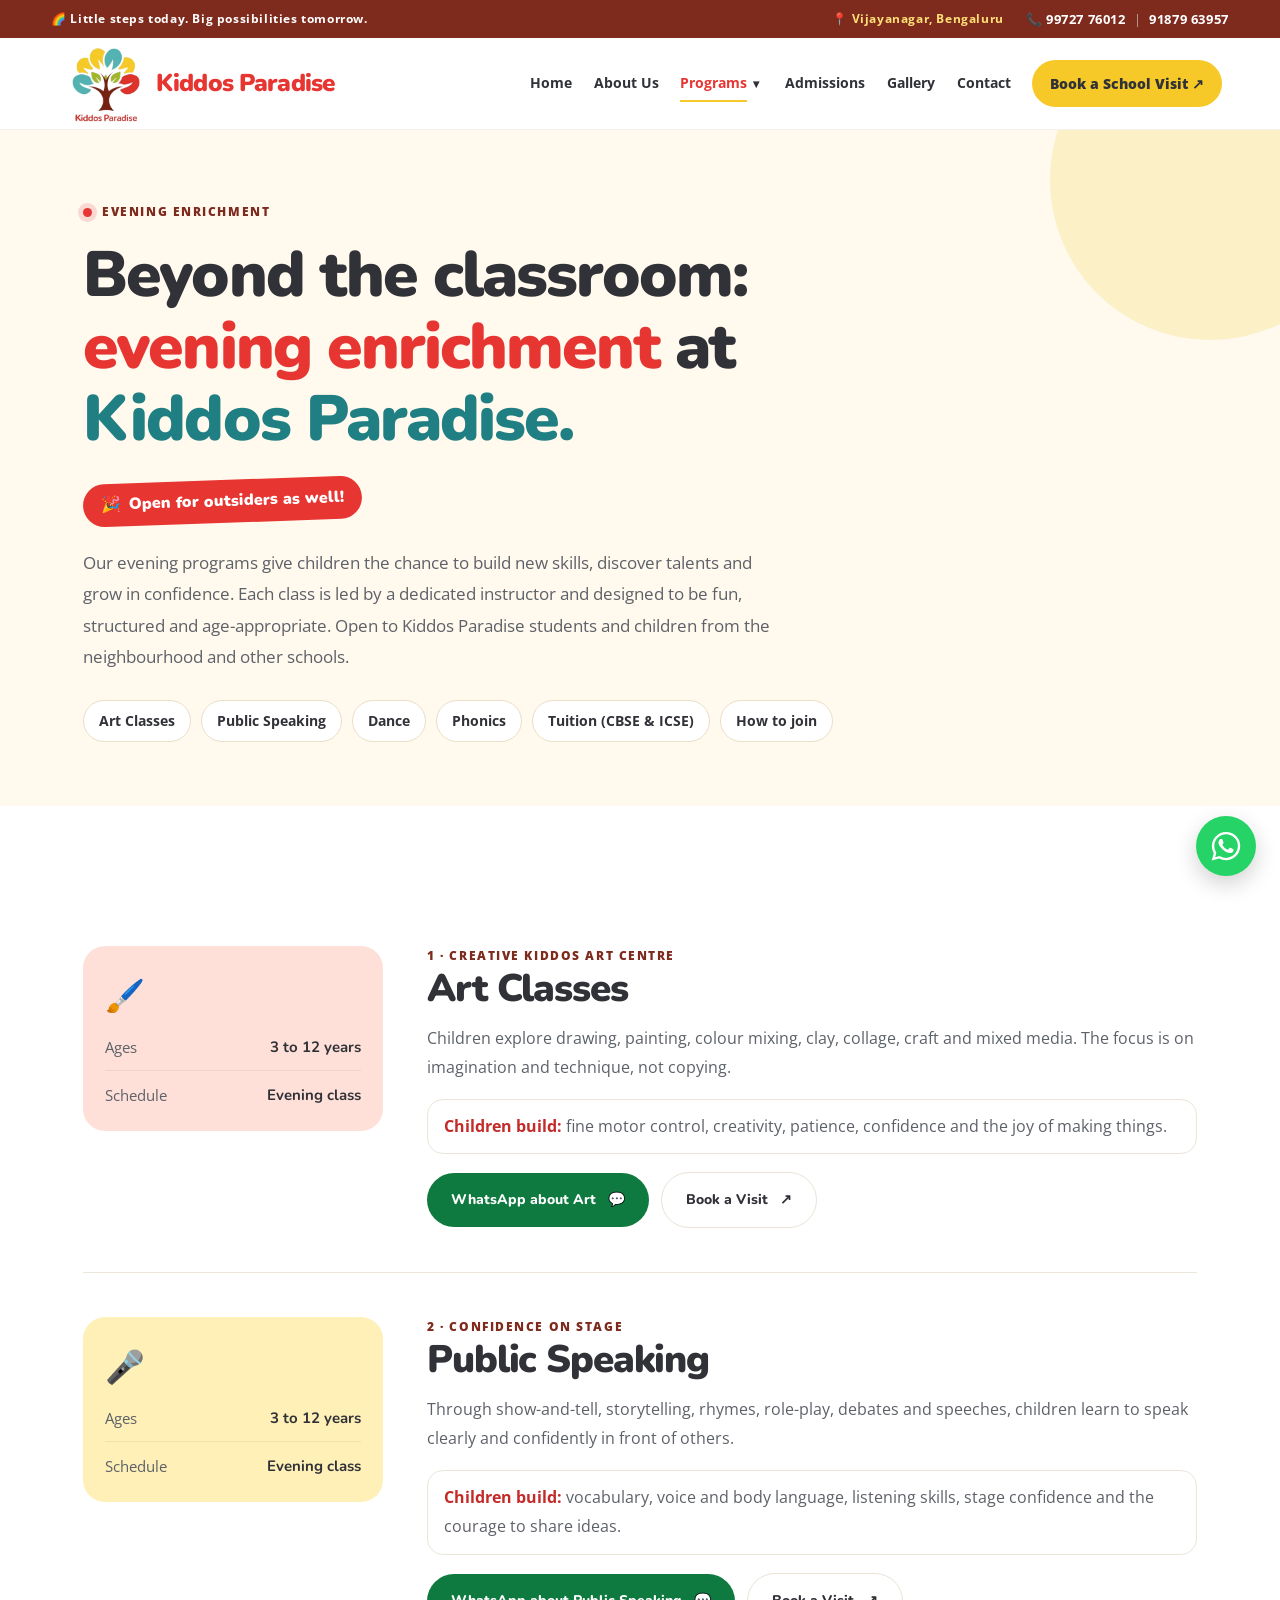
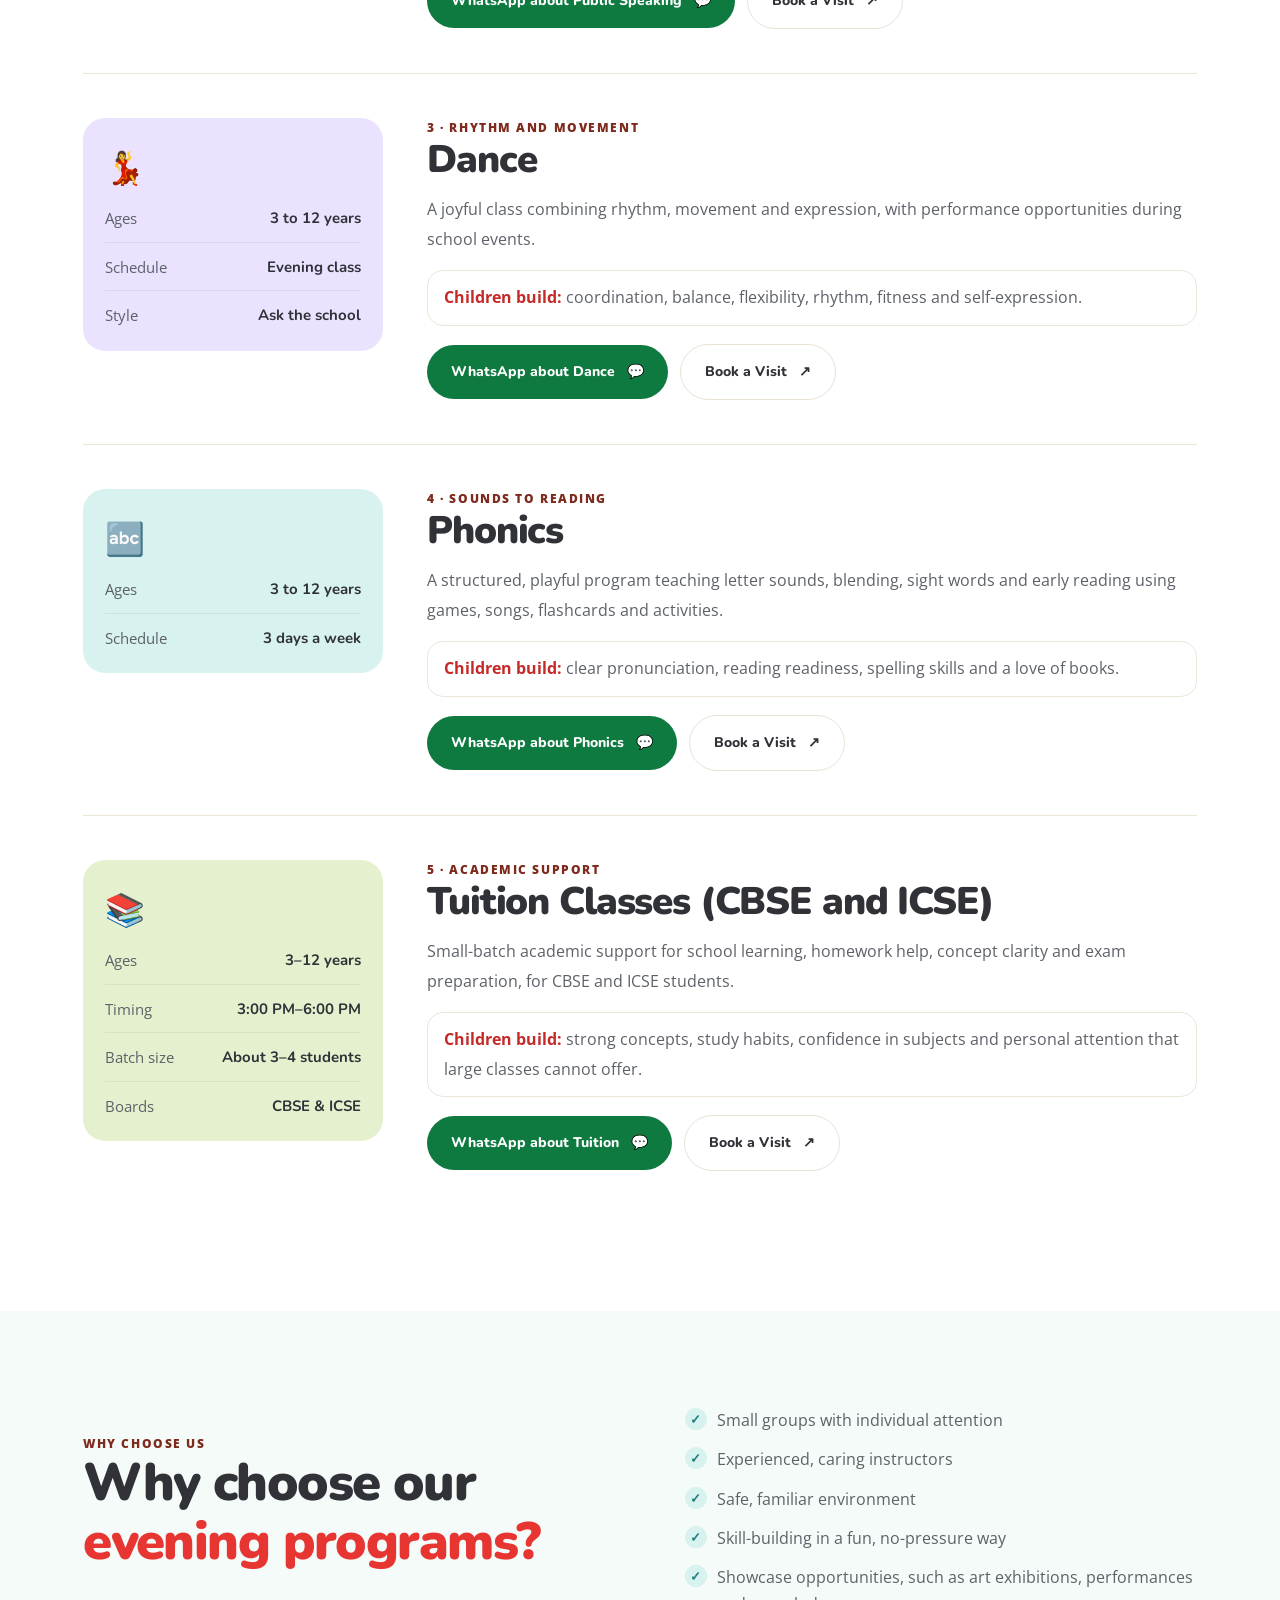
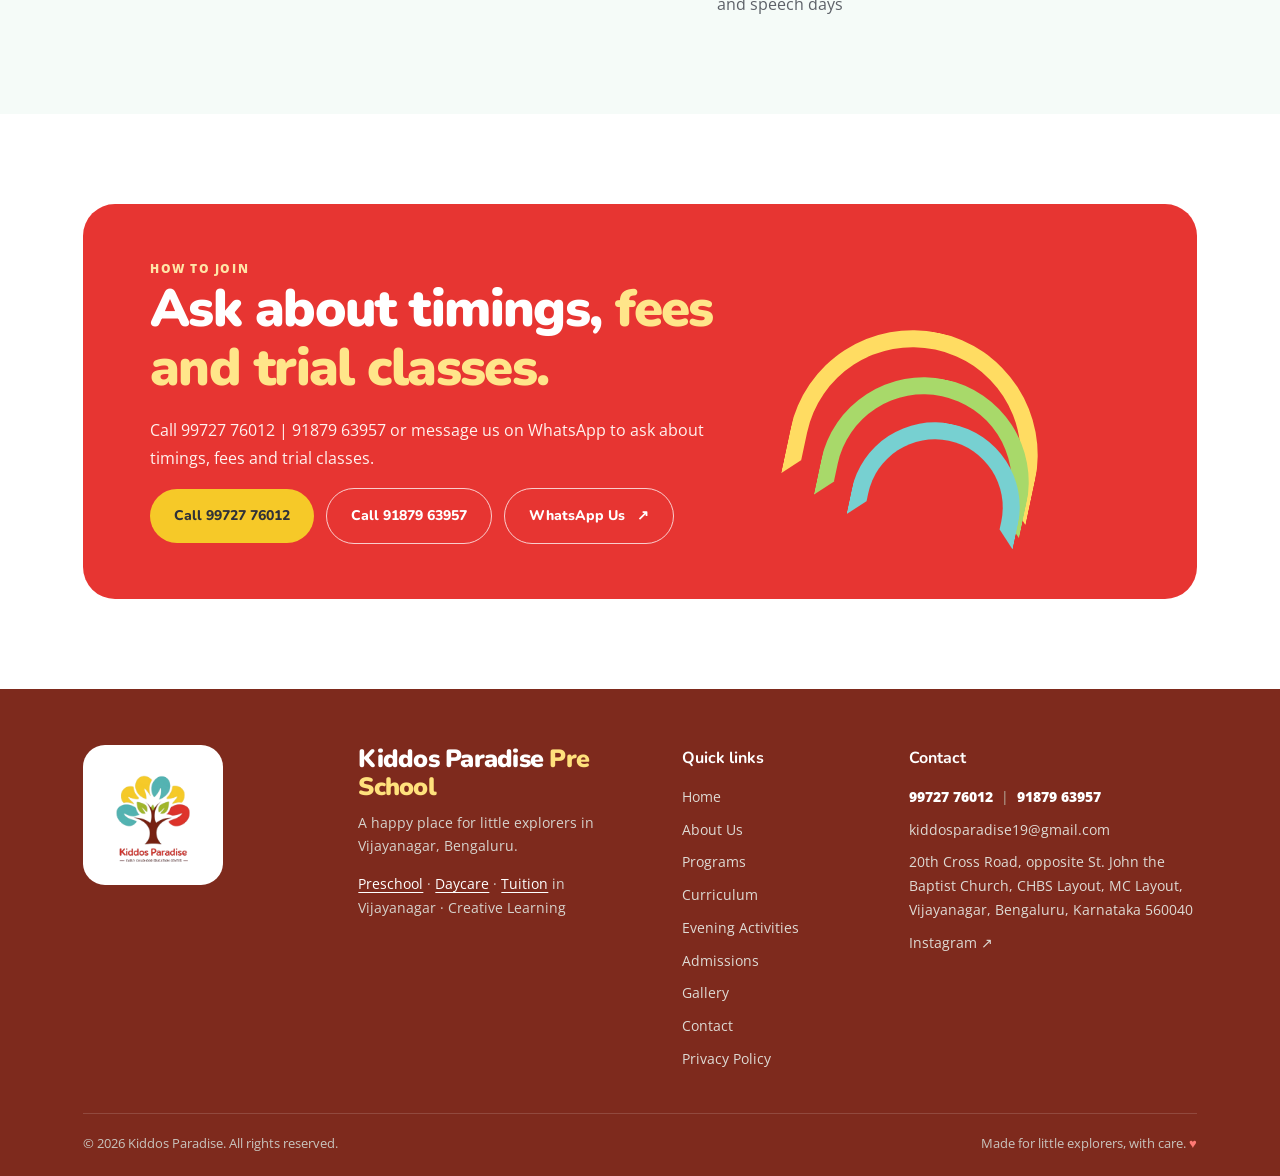
<file: evening-activities.html>
<!doctype html>
<html lang="en">
<head>
  <meta charset="utf-8">
  <meta name="viewport" content="width=device-width, initial-scale=1">
  <meta name="theme-color" content="#fff9ee">
  <title>Evening Activities: Art, Public Speaking, Dance, Phonics &amp; Tuition | Kiddos Paradise</title>
  <meta name="description" content="Evening art classes, public speaking, dance, phonics and CBSE/ICSE tuition in Vijayanagar, Bengaluru. Open to Kiddos Paradise students and children from other schools.">
  <link rel="canonical" href="https://kiddosparadise.com/evening-activities">
  <meta property="og:type" content="website">
  <meta property="og:site_name" content="Kiddos Paradise">
  <meta property="og:title" content="Evening Activities: Art, Public Speaking, Dance, Phonics &amp; Tuition | Kiddos Paradise">
  <meta property="og:description" content="Evening art classes, public speaking, dance, phonics and CBSE/ICSE tuition in Vijayanagar, Bengaluru. Open to Kiddos Paradise students and children from other schools.">
  <meta property="og:image" content="https://kiddosparadise.com/assets/img/kiddos-paradise-logo.png">
  <link rel="icon" type="image/png" href="assets/img/kiddos-paradise-logo.png">
  <link rel="preconnect" href="https://fonts.googleapis.com">
  <link rel="preconnect" href="https://fonts.gstatic.com" crossorigin>
  <link href="https://fonts.googleapis.com/css2?family=Nunito:wght@600;700;800;900&family=Open+Sans:wght@400;500;600;700&display=swap" rel="stylesheet">
  <link rel="stylesheet" href="assets/css/styles.css?v=20261124d">
</head>
<body class="launch">
  <a class="skip-link" href="#main">Skip to content</a>
  <div class="announcement">
    <span class="announcement-tagline">🌈 Little steps today. Big possibilities tomorrow.</span>
    <span class="announcement-info">
      <span class="announcement-location">📍 Vijayanagar, Bengaluru</span>
      <span class="announcement-phones"><span aria-hidden="true">📞</span> <a href="tel:+919972776012">99727 76012</a><span class="phone-sep">|</span><a href="tel:+919187963957">91879 63957</a></span>
    </span>
  </div>

  <header class="site-header">
    <a class="brand" href="index.html" aria-label="Kiddos Paradise home">
      <img src="assets/img/kiddos-paradise-logo.png" alt="Kiddos Paradise preschool and daycare logo, Vijayanagar, Bengaluru" class="brand-logo" width="128" height="128">
      <span class="brand-name" aria-hidden="true">Kiddos Paradise</span>
    </a>
    <button class="menu-toggle" type="button" aria-label="Open navigation" aria-expanded="false" aria-controls="main-nav">
      <span></span><span></span><span></span>
    </button>
    <nav id="main-nav" class="main-nav" aria-label="Main navigation">
      <a href="index.html">Home</a>
      <a href="about.html">About Us</a>
      <div class="nav-item has-sub">
        <a href="programs.html">Programs</a>
        <button class="sub-toggle" type="button" aria-expanded="false" aria-controls="programs-menu" aria-label="Show Programs submenu"><span aria-hidden="true">▾</span></button>
        <div class="sub-menu" id="programs-menu">
          <a href="curriculum.html">Curriculum</a>
          <a href="evening-activities.html" aria-current="page">Evening Activities</a>
        </div>
      </div>
      <a href="admissions.html">Admissions</a>
      <a href="gallery.html">Gallery</a>
      <a href="contact.html">Contact</a>
      <a class="nav-cta" href="admissions.html?intent=visit#enquiry">Book a School Visit <span aria-hidden="true">↗</span></a>
    </nav>
  </header>

  <main id="main">
    <section class="page-hero section-pad" aria-labelledby="page-title">
      <div class="eyebrow"><span class="eyebrow-dot" aria-hidden="true"></span> Evening enrichment</div>
      <h1 id="page-title">Beyond the classroom: <span class="text-coral">evening enrichment</span> at <span class="text-teal">Kiddos Paradise.</span></h1>
      <p class="open-badge"><span aria-hidden="true">🎉</span> Open for outsiders as well!</p>
      <p class="hero-lead">Our evening programs give children the chance to build new skills, discover talents and grow in confidence. Each class is led by a dedicated instructor and designed to be fun, structured and age-appropriate. Open to Kiddos Paradise students and children from the neighbourhood and other schools.</p>
      <nav class="chips" aria-label="Jump to an activity">
        <a href="#art">Art Classes</a><a href="#public-speaking">Public Speaking</a><a href="#dance">Dance</a><a href="#phonics">Phonics</a><a href="#tuition">Tuition (CBSE &amp; ICSE)</a><a href="#join">How to join</a>
      </nav>
    </section>

    <section class="section-pad" aria-label="Evening activities">
      <article class="program-detail" id="art">
        <ul class="facts ph-coral" aria-label="Art Classes details">
          <li class="facts-emoji" aria-hidden="true">🖌️</li>
          <li><span>Ages</span><strong>3 to 12 years</strong></li>
          <li><span>Schedule</span><strong>Evening class</strong></li>
        </ul>
        <div>
          <div class="section-kicker">1 · Creative Kiddos Art Centre</div>
          <h2>Art Classes</h2>
          <p>Children explore drawing, painting, colour mixing, clay, collage, craft and mixed media. The focus is on imagination and technique, not copying.</p>
          <p class="builds"><strong>Children build:</strong> fine motor control, creativity, patience, confidence and the joy of making things.</p>
          <div class="hero-actions program-actions"><a class="button button-whatsapp" href="https://wa.me/919972776012?text=Hello%20Kiddos%20Paradise%2C%20I%20am%20interested%20in%20Art%20Classes%20%283%20to%2012%20years%29%20for%20my%20child.%20Please%20share%20admission%20details%2C%20fees%20and%20availability." target="_blank" rel="noopener">WhatsApp about Art <span aria-hidden="true">💬</span></a><a class="button button-light" href="admissions.html?intent=visit&amp;program=Kiddos%20Art%20Centre#enquiry">Book a Visit <span aria-hidden="true">↗</span></a></div>
        </div>
      </article>

      <article class="program-detail" id="public-speaking">
        <ul class="facts ph-yellow" aria-label="Public Speaking details">
          <li class="facts-emoji" aria-hidden="true">🎤</li>
          <li><span>Ages</span><strong>3 to 12 years</strong></li>
          <li><span>Schedule</span><strong>Evening class</strong></li>
        </ul>
        <div>
          <div class="section-kicker">2 · Confidence on stage</div>
          <h2>Public Speaking</h2>
          <p>Through show-and-tell, storytelling, rhymes, role-play, debates and speeches, children learn to speak clearly and confidently in front of others.</p>
          <p class="builds"><strong>Children build:</strong> vocabulary, voice and body language, listening skills, stage confidence and the courage to share ideas.</p>
          <div class="hero-actions program-actions"><a class="button button-whatsapp" href="https://wa.me/919972776012?text=Hello%20Kiddos%20Paradise%2C%20I%20am%20interested%20in%20Public%20Speaking%20%283%20to%2012%20years%29%20for%20my%20child.%20Please%20share%20admission%20details%2C%20fees%20and%20availability." target="_blank" rel="noopener">WhatsApp about Public Speaking <span aria-hidden="true">💬</span></a><a class="button button-light" href="admissions.html?intent=visit&amp;program=Evening%20Activities#enquiry">Book a Visit <span aria-hidden="true">↗</span></a></div>
        </div>
      </article>

      <article class="program-detail" id="dance">
        <ul class="facts ph-lilac" aria-label="Dance details">
          <li class="facts-emoji" aria-hidden="true">💃</li>
          <li><span>Ages</span><strong>3 to 12 years</strong></li>
          <li><span>Schedule</span><strong>Evening class</strong></li>
          <li><span>Style</span><strong>Ask the school</strong></li>
        </ul>
        <div>
          <div class="section-kicker">3 · Rhythm and movement</div>
          <h2>Dance</h2>
          <p>A joyful class combining rhythm, movement and expression, with performance opportunities during school events.</p>
          <p class="builds"><strong>Children build:</strong> coordination, balance, flexibility, rhythm, fitness and self-expression.</p>
          <div class="hero-actions program-actions"><a class="button button-whatsapp" href="https://wa.me/919972776012?text=Hello%20Kiddos%20Paradise%2C%20I%20am%20interested%20in%20Dance%20Classes%20%283%20to%2012%20years%29%20for%20my%20child.%20Please%20share%20admission%20details%2C%20fees%20and%20availability." target="_blank" rel="noopener">WhatsApp about Dance <span aria-hidden="true">💬</span></a><a class="button button-light" href="admissions.html?intent=visit&amp;program=Evening%20Activities#enquiry">Book a Visit <span aria-hidden="true">↗</span></a></div>
          <p class="review-note">Confirm: dance style (e.g. freestyle, classical, Bollywood).</p>
        </div>
      </article>

      <article class="program-detail" id="phonics">
        <ul class="facts ph-teal" aria-label="Phonics details">
          <li class="facts-emoji" aria-hidden="true">🔤</li>
          <li><span>Ages</span><strong>3 to 12 years</strong></li>
          <li><span>Schedule</span><strong>3 days a week</strong></li>
        </ul>
        <div>
          <div class="section-kicker">4 · Sounds to reading</div>
          <h2>Phonics</h2>
          <p>A structured, playful program teaching letter sounds, blending, sight words and early reading using games, songs, flashcards and activities.</p>
          <p class="builds"><strong>Children build:</strong> clear pronunciation, reading readiness, spelling skills and a love of books.</p>
          <div class="hero-actions program-actions"><a class="button button-whatsapp" href="https://wa.me/919972776012?text=Hello%20Kiddos%20Paradise%2C%20I%20am%20interested%20in%20Phonics%20Classes%20%283%20to%2012%20years%29%20for%20my%20child.%20Please%20share%20admission%20details%2C%20fees%20and%20availability." target="_blank" rel="noopener">WhatsApp about Phonics <span aria-hidden="true">💬</span></a><a class="button button-light" href="admissions.html?intent=visit&amp;program=Evening%20Activities#enquiry">Book a Visit <span aria-hidden="true">↗</span></a></div>
        </div>
      </article>

      <article class="program-detail" id="tuition">
        <ul class="facts ph-green" aria-label="Tuition Classes details">
          <li class="facts-emoji" aria-hidden="true">📚</li>
          <li><span>Ages</span><strong>3–12 years</strong></li>
          <li><span>Timing</span><strong>3:00 PM–6:00 PM</strong></li>
          <li><span>Batch size</span><strong>About 3–4 students</strong></li>
          <li><span>Boards</span><strong>CBSE &amp; ICSE</strong></li>
        </ul>
        <div>
          <div class="section-kicker">5 · Academic support</div>
          <h2>Tuition Classes (CBSE and ICSE)</h2>
          <p>Small-batch academic support for school learning, homework help, concept clarity and exam preparation, for CBSE and ICSE students.</p>
          <p class="builds"><strong>Children build:</strong> strong concepts, study habits, confidence in subjects and personal attention that large classes cannot offer.</p>
          <div class="hero-actions program-actions"><a class="button button-whatsapp" href="https://wa.me/919972776012?text=Hello%20Kiddos%20Paradise%2C%20I%20am%20interested%20in%20CBSE%20and%20ICSE%20Tuition%20%283%20to%2012%20years%29%20for%20my%20child.%20Please%20share%20admission%20details%2C%20fees%20and%20availability." target="_blank" rel="noopener">WhatsApp about Tuition <span aria-hidden="true">💬</span></a><a class="button button-light" href="admissions.html?intent=visit&amp;program=Tuition%20Classes#enquiry">Book a Visit <span aria-hidden="true">↗</span></a></div>
        </div>
      </article>
    </section>

    <section class="care section-pad" aria-labelledby="why-evening-title">
      <div class="approach-grid">
        <div>
          <div class="section-kicker">Why choose us</div>
          <h2 id="why-evening-title">Why choose our <span class="text-coral">evening programs?</span></h2>
        </div>
        <ul class="tick-list">
          <li>Small groups with individual attention</li>
          <li>Experienced, caring instructors</li>
          <li>Safe, familiar environment</li>
          <li>Skill-building in a fun, no-pressure way</li>
          <li>Showcase opportunities, such as art exhibitions, performances and speech days</li>
        </ul>
      </div>
    </section>

    <section class="admissions section-pad" id="join" style="padding-top:90px" aria-labelledby="join-title">
      <div class="admissions-card">
        <div class="admissions-copy">
          <div class="section-kicker">How to join</div>
          <h2 id="join-title">Ask about timings, <span>fees and trial classes.</span></h2>
          <p>Call 99727 76012 | 91879 63957 or message us on WhatsApp to ask about timings, fees and trial classes.</p>
          <div class="hero-actions"><a class="button button-yellow" href="tel:+919972776012">Call 99727 76012</a><a class="button button-outline" href="tel:+919187963957">Call 91879 63957</a><a class="button button-outline" href="https://wa.me/919972776012?text=Hello%20Kiddos%20Paradise%2C%20I%20would%20like%20to%20know%20about%20your%20evening%20activities." target="_blank" rel="noopener">WhatsApp Us <span aria-hidden="true">↗</span></a></div>
          <p class="review-note">Confirm: offer a free trial class if possible.</p>
        </div>
        <div class="admissions-illustration" aria-hidden="true"><div class="rainbow"></div><div class="rainbow rainbow-two"></div><div class="rainbow rainbow-three"></div></div>
      </div>
    </section>
  </main>

  <footer class="site-footer">
    <div class="footer-main">
      <a href="index.html" class="footer-brand" aria-label="Kiddos Paradise home"><img src="assets/img/kiddos-paradise-logo.png" alt="Kiddos Paradise Early Childhood Education Center logo" width="140" height="140" loading="lazy"></a>
      <div class="footer-tagline">
        <h2>Kiddos Paradise <span>Pre School</span></h2>
        <p>A happy place for little explorers in Vijayanagar, Bengaluru.</p>
        <p><a href="preschool-in-vijayanagar.html">Preschool</a> · <a href="daycare-in-vijayanagar.html">Daycare</a> · <a href="tuition-in-vijayanagar.html">Tuition</a> in Vijayanagar · Creative Learning</p>
      </div>
      <nav class="footer-links" aria-label="Footer">
        <strong>Quick links</strong>
        <a href="index.html">Home</a>
        <a href="about.html">About Us</a>
        <a href="programs.html">Programs</a>
        <a href="curriculum.html">Curriculum</a>
        <a href="evening-activities.html">Evening Activities</a>
        <a href="admissions.html">Admissions</a>
        <a href="gallery.html">Gallery</a>
        <a href="contact.html">Contact</a>
        <a href="privacy.html">Privacy Policy</a>
      </nav>
      <div class="footer-contact">
        <strong>Contact</strong>
        <span class="footer-phones"><a href="tel:+919972776012">99727 76012</a><span class="phone-sep">|</span><a href="tel:+919187963957">91879 63957</a></span>
        <a href="mailto:kiddosparadise19@gmail.com">kiddosparadise19@gmail.com</a>
        <span>20th Cross Road, opposite St. John the Baptist Church, CHBS Layout, MC Layout, Vijayanagar, Bengaluru, Karnataka 560040</span>
        <a href="https://www.instagram.com/kiddos_explorers__hub/" target="_blank" rel="noopener noreferrer">Instagram ↗</a>
      </div>
    </div>
    <div class="footer-bottom">
      <span>© <span data-year>2026</span> Kiddos Paradise. All rights reserved.</span>
      <span>Made for little explorers, with care. <span class="footer-heart" aria-hidden="true">♥</span></span>
    </div>
  </footer>

  <div class="mobile-actions" aria-label="Quick contact">
    <a href="tel:+919972776012">☎ Call</a>
    <a href="admissions.html?intent=visit#enquiry">✦ Book Visit</a>
  </div>
  <a class="whatsapp-float" href="https://wa.me/919972776012?text=Hello%20Kiddos%20Paradise%2C%20I%20would%20like%20to%20know%20more%20about%20admissions." target="_blank" rel="noopener" aria-label="Chat with Kiddos Paradise on WhatsApp (opens in a new tab)">
    <svg viewBox="0 0 24 24" width="30" height="30" aria-hidden="true" focusable="false"><path fill="currentColor" d="M17.47 14.38c-.3-.15-1.76-.87-2.03-.97-.27-.1-.47-.15-.67.15-.2.3-.77.97-.94 1.17-.17.2-.35.22-.65.07-.3-.15-1.26-.46-2.4-1.48-.89-.79-1.49-1.77-1.66-2.07-.17-.3-.02-.46.13-.61.13-.13.3-.35.45-.52.15-.17.2-.3.3-.5.1-.2.05-.37-.02-.52-.08-.15-.67-1.62-.92-2.22-.24-.58-.49-.5-.67-.51h-.57c-.2 0-.52.07-.79.37-.27.3-1.04 1.02-1.04 2.48s1.07 2.88 1.21 3.07c.15.2 2.1 3.2 5.08 4.49.71.31 1.26.49 1.69.63.71.23 1.36.19 1.87.12.57-.09 1.76-.72 2-1.41.25-.7.25-1.29.17-1.41-.07-.13-.27-.2-.57-.35zM12.05 21.5h-.01a9.4 9.4 0 0 1-4.8-1.31l-.34-.2-3.57.94.95-3.48-.22-.36a9.4 9.4 0 0 1-1.44-5.01c0-5.2 4.23-9.43 9.44-9.43 2.52 0 4.89.98 6.67 2.77a9.37 9.37 0 0 1 2.76 6.67c0 5.2-4.24 9.43-9.44 9.43zm8.03-17.46A11.27 11.27 0 0 0 12.05.72C5.8.72.7 5.81.7 12.07c0 2 .52 3.95 1.52 5.67L.6 23.5l5.9-1.55a11.33 11.33 0 0 0 5.54 1.41h.01c6.26 0 11.35-5.09 11.35-11.35 0-3.03-1.18-5.88-3.32-8.02z"/></svg>
  </a>
  <script src="assets/js/main.js?v=20261124a"></script>
</body>
</html>
</file>
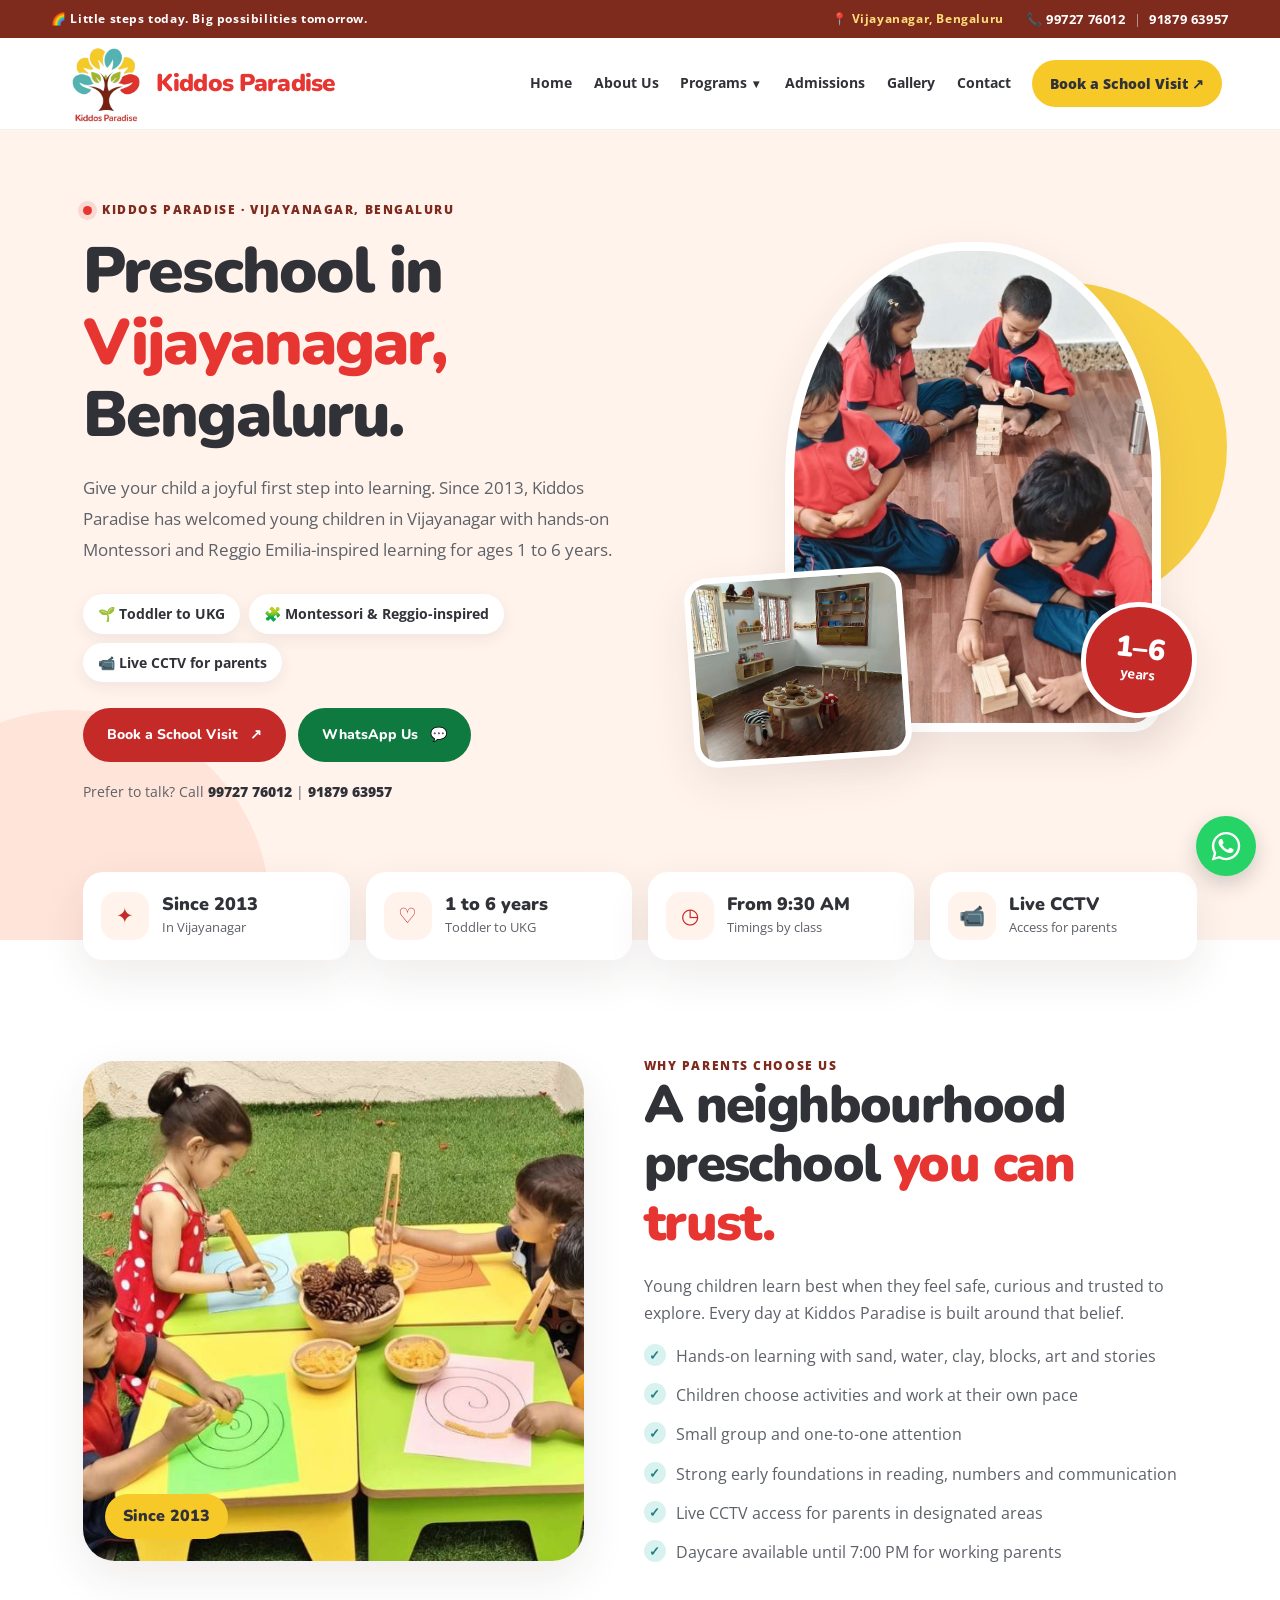
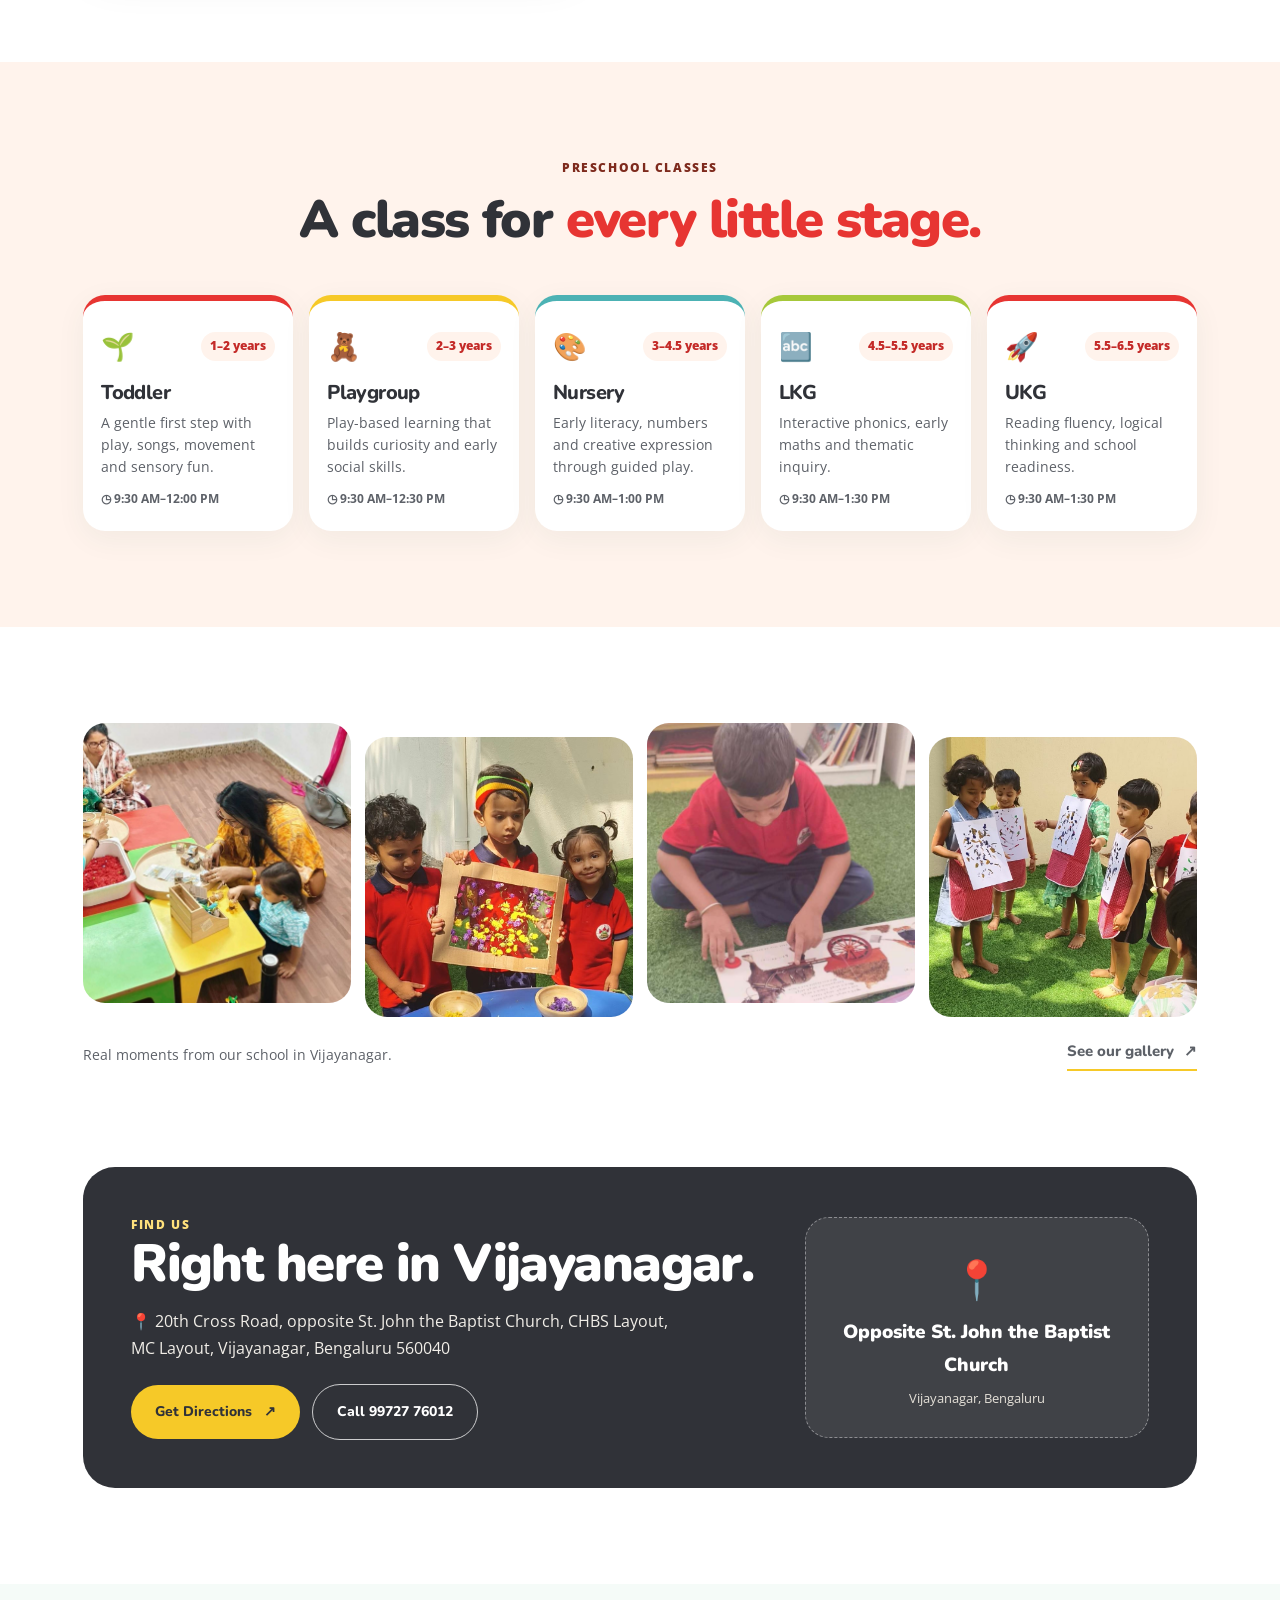
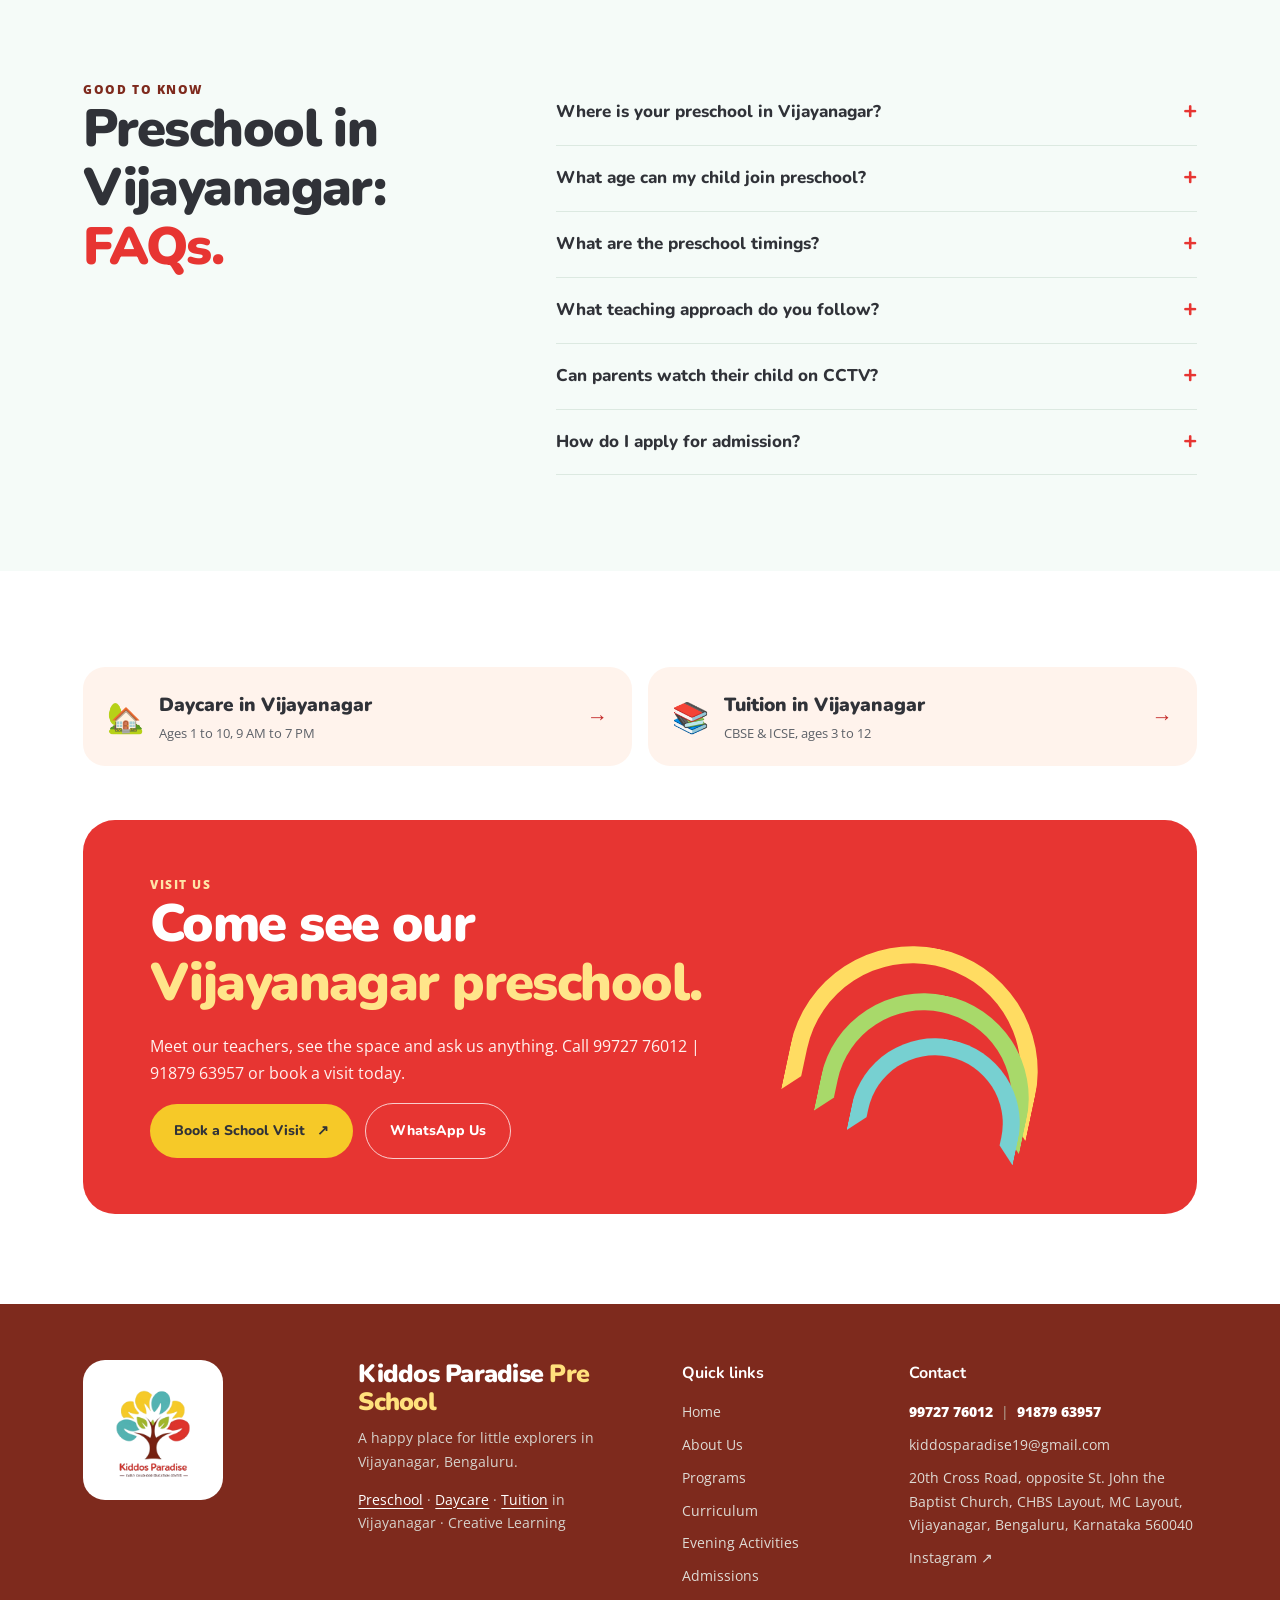
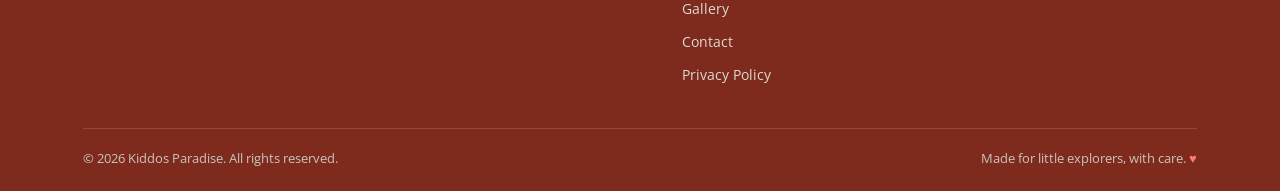
<file: preschool-in-vijayanagar.html>
<!doctype html>
<html lang="en">
<head>
  <meta charset="utf-8">
  <meta name="viewport" content="width=device-width, initial-scale=1">
  <meta name="theme-color" content="#fff9ee">
  <title>Preschool in Vijayanagar, Bengaluru | Kiddos Paradise</title>
  <meta name="description" content="Montessori and Reggio-inspired preschool in Vijayanagar, Bengaluru for ages 1 to 6. Toddler to UKG, small groups and live CCTV access for parents. Book a visit.">
  <link rel="canonical" href="https://kiddosparadise.com/preschool-in-vijayanagar">
  <meta property="og:type" content="website">
  <meta property="og:site_name" content="Kiddos Paradise">
  <meta property="og:title" content="Preschool in Vijayanagar, Bengaluru | Kiddos Paradise">
  <meta property="og:description" content="Montessori and Reggio-inspired preschool in Vijayanagar, Bengaluru for ages 1 to 6. Toddler to UKG, small groups and live CCTV access for parents. Book a visit.">
  <meta property="og:image" content="https://kiddosparadise.com/assets/img/kiddos-paradise-logo.png">
  <link rel="icon" type="image/png" href="assets/img/kiddos-paradise-logo.png">
  <link rel="preconnect" href="https://fonts.googleapis.com">
  <link rel="preconnect" href="https://fonts.gstatic.com" crossorigin>
  <link href="https://fonts.googleapis.com/css2?family=Nunito:wght@600;700;800;900&family=Open+Sans:wght@400;500;600;700&display=swap" rel="stylesheet">
  <link rel="stylesheet" href="assets/css/styles.css?v=20261124d">
  <script type="application/ld+json">
  {
    "@context": "https://schema.org",
    "@type": "Preschool",
    "name": "Kiddos Paradise Pre School",
    "url": "https://kiddosparadise.com/",
    "logo": "https://kiddosparadise.com/assets/img/kiddos-paradise-logo.png",
    "email": "kiddosparadise19@gmail.com",
    "telephone": ["+91-99727-76012", "+91-91879-63957"],
    "address": {
      "@type": "PostalAddress",
      "streetAddress": "20th Cross Road, opposite St. John the Baptist Church, CHBS Layout, MC Layout, Vijayanagar",
      "addressLocality": "Bengaluru",
      "addressRegion": "Karnataka",
      "postalCode": "560040",
      "addressCountry": "IN"
    },
    "sameAs": ["https://www.instagram.com/kiddos_explorers__hub/"]
  }
  </script>
</head>
<body class="launch">
  <a class="skip-link" href="#main">Skip to content</a>
  <div class="announcement">
    <span class="announcement-tagline">🌈 Little steps today. Big possibilities tomorrow.</span>
    <span class="announcement-info">
      <span class="announcement-location">📍 Vijayanagar, Bengaluru</span>
      <span class="announcement-phones"><span aria-hidden="true">📞</span> <a href="tel:+919972776012">99727 76012</a><span class="phone-sep">|</span><a href="tel:+919187963957">91879 63957</a></span>
    </span>
  </div>

  <header class="site-header">
    <a class="brand" href="index.html" aria-label="Kiddos Paradise home">
      <img src="assets/img/kiddos-paradise-logo.png" alt="Kiddos Paradise preschool and daycare logo, Vijayanagar, Bengaluru" class="brand-logo" width="128" height="128">
      <span class="brand-name" aria-hidden="true">Kiddos Paradise</span>
    </a>
    <button class="menu-toggle" type="button" aria-label="Open navigation" aria-expanded="false" aria-controls="main-nav">
      <span></span><span></span><span></span>
    </button>
    <nav id="main-nav" class="main-nav" aria-label="Main navigation">
      <a href="index.html">Home</a>
      <a href="about.html">About Us</a>
      <div class="nav-item has-sub">
        <a href="programs.html">Programs</a>
        <button class="sub-toggle" type="button" aria-expanded="false" aria-controls="programs-menu" aria-label="Show Programs submenu"><span aria-hidden="true">▾</span></button>
        <div class="sub-menu" id="programs-menu">
          <a href="curriculum.html">Curriculum</a>
          <a href="evening-activities.html">Evening Activities</a>
        </div>
      </div>
      <a href="admissions.html">Admissions</a>
      <a href="gallery.html">Gallery</a>
      <a href="contact.html">Contact</a>
      <a class="nav-cta" href="admissions.html?intent=visit#enquiry">Book a School Visit <span aria-hidden="true">↗</span></a>
    </nav>
  </header>

  <main id="main" class="lp lp-preschool">
    <section class="lp-hero section-pad" aria-labelledby="page-title">
      <div class="lp-copy">
        <div class="eyebrow"><span class="eyebrow-dot" aria-hidden="true"></span> Kiddos Paradise · Vijayanagar, Bengaluru</div>
        <h1 id="page-title">Preschool in <span class="lp-accent">Vijayanagar,</span> Bengaluru.</h1>
        <p class="hero-lead">Give your child a joyful first step into learning. Since 2013, Kiddos Paradise has welcomed young children in Vijayanagar with hands-on Montessori and Reggio Emilia-inspired learning for ages 1 to 6 years.</p>
        <div class="lp-chips"><span>🌱 Toddler to UKG</span><span>🧩 Montessori &amp; Reggio-inspired</span><span>📹 Live CCTV for parents</span></div>
        <div class="hero-actions"><a class="button lp-primary" href="admissions.html?intent=visit#enquiry">Book a School Visit <span aria-hidden="true">↗</span></a><a class="button button-whatsapp" href="https://wa.me/919972776012?text=Hello%20Kiddos%20Paradise%2C%20I%20am%20looking%20for%20a%20preschool%20in%20Vijayanagar%20for%20my%20child%20%281%20to%206%20years%29.%20Please%20share%20admission%20details%2C%20fees%20and%20availability." target="_blank" rel="noopener">WhatsApp Us <span aria-hidden="true">💬</span></a></div>
        <p class="lp-call">Prefer to talk? Call <a href="tel:+919972776012">99727 76012</a> | <a href="tel:+919187963957">91879 63957</a></p>
      </div>
      <div class="lp-visual">
        <div class="lp-sun" aria-hidden="true"></div>
        <div class="lp-photo-main"><img class="photo-img" src="assets/img/school/children-building-blocks.jpg" width="1080" height="1350" alt="Preschoolers in uniform building with wooden blocks in a Vijayanagar, Bengaluru classroom" fetchpriority="high" decoding="async"></div>
        <div class="lp-photo-small"><img class="photo-img" src="assets/img/school/montessori-classroom.jpg" width="1080" height="1350" alt="Bright Montessori-inspired classroom with wooden materials at a preschool in Vijayanagar, Bengaluru" fetchpriority="high" decoding="async"></div>
        <div class="lp-badge" aria-hidden="true"><strong>1–6</strong><span>years</span></div>
      </div>
    </section>

    <section class="lp-facts" aria-label="Key details">
        <div class="lp-fact"><span class="lp-fact-icon" aria-hidden="true">✦</span><div><strong>Since 2013</strong><small>In Vijayanagar</small></div></div>
        <div class="lp-fact"><span class="lp-fact-icon" aria-hidden="true">♡</span><div><strong>1 to 6 years</strong><small>Toddler to UKG</small></div></div>
        <div class="lp-fact"><span class="lp-fact-icon" aria-hidden="true">◷</span><div><strong>From 9:30 AM</strong><small>Timings by class</small></div></div>
        <div class="lp-fact"><span class="lp-fact-icon" aria-hidden="true">📹</span><div><strong>Live CCTV</strong><small>Access for parents</small></div></div>
    </section>

    <section class="section-pad" aria-labelledby="why-title">
      <div class="lp-why">
        <div class="lp-why-media"><img class="photo-img" src="assets/img/school/children-tracing-work-time.jpg" width="1080" height="566" alt="Children tracing spiral patterns at small outdoor tables during preschool work time at Kiddos Paradise" loading="lazy" decoding="async"><span class="lp-why-tag" aria-hidden="true">Since 2013</span></div>
        <div>
          <div class="section-kicker">Why parents choose us</div>
          <h2 id="why-title">A neighbourhood preschool <span class="lp-accent">you can trust.</span></h2>
          <p>Young children learn best when they feel safe, curious and trusted to explore. Every day at Kiddos Paradise is built around that belief.</p>
          <ul class="tick-list">
            <li>Hands-on learning with sand, water, clay, blocks, art and stories</li>
            <li>Children choose activities and work at their own pace</li>
            <li>Small group and one-to-one attention</li>
            <li>Strong early foundations in reading, numbers and communication</li>
            <li>Live CCTV access for parents in designated areas</li>
            <li>Daycare available until 7:00 PM for working parents</li>
          </ul>
        </div>
      </div>
    </section>

    <section class="lp-stages-band section-pad" aria-labelledby="stages-title">
      <div class="section-heading centered">
        <div class="section-kicker">Preschool classes</div>
        <h2 id="stages-title">A class for <span class="lp-accent">every little stage.</span></h2>
      </div>
      <div class="lp-stages">
        <a class="lp-stage" href="programs.html#toddler"><span class="lp-stage-top"><span class="lp-stage-emoji" aria-hidden="true">🌱</span><span class="lp-stage-pill">1–2 years</span></span><h3>Toddler</h3><p>A gentle first step with play, songs, movement and sensory fun.</p><span class="lp-stage-time">◷ 9:30 AM–12:00 PM</span></a>
        <a class="lp-stage" href="programs.html#playgroup"><span class="lp-stage-top"><span class="lp-stage-emoji" aria-hidden="true">🧸</span><span class="lp-stage-pill">2–3 years</span></span><h3>Playgroup</h3><p>Play-based learning that builds curiosity and early social skills.</p><span class="lp-stage-time">◷ 9:30 AM–12:30 PM</span></a>
        <a class="lp-stage" href="programs.html#nursery"><span class="lp-stage-top"><span class="lp-stage-emoji" aria-hidden="true">🎨</span><span class="lp-stage-pill">3–4.5 years</span></span><h3>Nursery</h3><p>Early literacy, numbers and creative expression through guided play.</p><span class="lp-stage-time">◷ 9:30 AM–1:00 PM</span></a>
        <a class="lp-stage" href="programs.html#lkg"><span class="lp-stage-top"><span class="lp-stage-emoji" aria-hidden="true">🔤</span><span class="lp-stage-pill">4.5–5.5 years</span></span><h3>LKG</h3><p>Interactive phonics, early maths and thematic inquiry.</p><span class="lp-stage-time">◷ 9:30 AM–1:30 PM</span></a>
        <a class="lp-stage" href="programs.html#ukg"><span class="lp-stage-top"><span class="lp-stage-emoji" aria-hidden="true">🚀</span><span class="lp-stage-pill">5.5–6.5 years</span></span><h3>UKG</h3><p>Reading fluency, logical thinking and school readiness.</p><span class="lp-stage-time">◷ 9:30 AM–1:30 PM</span></a>
      </div>
    </section>

    <section class="section-pad" aria-label="Photos from Kiddos Paradise">
      <div class="lp-strip">
        <div class="lp-strip-item"><img class="photo-img" src="assets/img/school/toddler-sensory-play.jpg" width="1080" height="1350" alt="Teacher guiding a toddler through sensory play at Kiddos Paradise, Vijayanagar" loading="lazy" decoding="async"></div>
        <div class="lp-strip-item"><img class="photo-img" src="assets/img/school/highlight-nature-art.jpg" width="900" height="860" alt="Three preschool children in red uniforms showing a framed flower art project" loading="lazy" decoding="async"></div>
        <div class="lp-strip-item"><img class="photo-img" src="assets/img/school/child-reading-book.jpg" width="1080" height="1350" alt="LKG child following a picture book during early literacy time at Kiddos Paradise" loading="lazy" decoding="async"></div>
        <div class="lp-strip-item"><img class="photo-img" src="assets/img/school/highlight-art-group.jpg" width="900" height="960" alt="Preschool children in art aprons showing their prints on the outdoor lawn" loading="lazy" decoding="async"></div>
      </div>
      <div class="gallery-foot"><span>Real moments from our school in Vijayanagar.</span><a class="text-link" href="gallery.html">See our gallery <span aria-hidden="true">↗</span></a></div>
    </section>

    <section class="section-pad lp-location-wrap" aria-labelledby="location-title">
      <div class="lp-location">
        <div>
          <div class="section-kicker">Find us</div>
          <h2 id="location-title">Right here in Vijayanagar.</h2>
          <p class="lp-address">📍 20th Cross Road, opposite St. John the Baptist Church, CHBS Layout, MC Layout, Vijayanagar, Bengaluru 560040</p>
          <div class="hero-actions"><a class="button button-yellow" href="https://www.google.com/maps/search/?api=1&amp;query=Kiddos+Paradise+Pre+School+20th+Cross+Road+Vijayanagar+Bengaluru+560040" target="_blank" rel="noopener noreferrer">Get Directions <span aria-hidden="true">↗</span></a><a class="button button-outline" href="tel:+919972776012">Call 99727 76012</a></div>
        </div>
        <div class="lp-landmark" aria-hidden="true"><span>📍</span><strong>Opposite St. John the Baptist Church</strong><small>Vijayanagar, Bengaluru</small></div>
      </div>
    </section>

    <section class="faq section-pad" aria-labelledby="faq-title">
      <div class="faq-heading"><div class="section-kicker">Good to know</div><h2 id="faq-title">Preschool in Vijayanagar: <span class="lp-accent">FAQs.</span></h2></div>
      <div class="faq-list">
        <details><summary>Where is your preschool in Vijayanagar?<span aria-hidden="true">+</span></summary><p>We are on 20th Cross Road, opposite St. John the Baptist Church, CHBS Layout, MC Layout, Vijayanagar, Bengaluru 560040.</p></details>
        <details><summary>What age can my child join preschool?<span aria-hidden="true">+</span></summary><p>Our preschool classes are for children from 1 to 6 years, from Toddler through to UKG. UKG runs up to 6.5 years.</p></details>
        <details><summary>What are the preschool timings?<span aria-hidden="true">+</span></summary><p>Classes start at 9:30 AM and end between 12:00 PM and 1:30 PM, depending on the class.</p></details>
        <details><summary>What teaching approach do you follow?<span aria-hidden="true">+</span></summary><p>Our approach is inspired by Montessori and Reggio Emilia, along with progressive, play-based learning.</p></details>
        <details><summary>Can parents watch their child on CCTV?<span aria-hidden="true">+</span></summary><p>Yes. Parents get live CCTV access covering designated areas of the school. Please ask the school how to get access.</p></details>
        <details><summary>How do I apply for admission?<span aria-hidden="true">+</span></summary><p>Book a school visit, call 99727 76012 or 91879 63957, or send us a WhatsApp message. Our team will guide you through the next steps.</p></details>
      </div>
    </section>

    <section class="section-pad lp-also-wrap" aria-label="Other programs in Vijayanagar">
      <div class="lp-also">
        <a class="lp-also-card" href="daycare-in-vijayanagar.html"><span aria-hidden="true">🏡</span><div><strong>Daycare in Vijayanagar</strong><small>Ages 1 to 10, 9 AM to 7 PM</small></div><b aria-hidden="true">→</b></a>
        <a class="lp-also-card" href="tuition-in-vijayanagar.html"><span aria-hidden="true">📚</span><div><strong>Tuition in Vijayanagar</strong><small>CBSE &amp; ICSE, ages 3 to 12</small></div><b aria-hidden="true">→</b></a>
      </div>
    </section>

    <section class="admissions section-pad" style="padding-top:0" aria-labelledby="cta-title">
      <div class="admissions-card">
        <div class="admissions-copy">
          <div class="section-kicker">Visit us</div>
          <h2 id="cta-title">Come see our <span>Vijayanagar preschool.</span></h2>
          <p>Meet our teachers, see the space and ask us anything. Call 99727 76012 | 91879 63957 or book a visit today.</p>
          <div class="hero-actions"><a class="button button-yellow" href="admissions.html?intent=visit#enquiry">Book a School Visit <span aria-hidden="true">↗</span></a><a class="button button-outline" href="https://wa.me/919972776012?text=Hello%20Kiddos%20Paradise%2C%20I%20am%20looking%20for%20a%20preschool%20in%20Vijayanagar%20for%20my%20child%20%281%20to%206%20years%29.%20Please%20share%20admission%20details%2C%20fees%20and%20availability." target="_blank" rel="noopener">WhatsApp Us</a></div>
        </div>
        <div class="admissions-illustration" aria-hidden="true"><div class="rainbow"></div><div class="rainbow rainbow-two"></div><div class="rainbow rainbow-three"></div></div>
      </div>
    </section>
  </main>

  <footer class="site-footer">
    <div class="footer-main">
      <a href="index.html" class="footer-brand" aria-label="Kiddos Paradise home"><img src="assets/img/kiddos-paradise-logo.png" alt="Kiddos Paradise Early Childhood Education Center logo" width="140" height="140" loading="lazy"></a>
      <div class="footer-tagline">
        <h2>Kiddos Paradise <span>Pre School</span></h2>
        <p>A happy place for little explorers in Vijayanagar, Bengaluru.</p>
        <p><a href="preschool-in-vijayanagar.html">Preschool</a> · <a href="daycare-in-vijayanagar.html">Daycare</a> · <a href="tuition-in-vijayanagar.html">Tuition</a> in Vijayanagar · Creative Learning</p>
      </div>
      <nav class="footer-links" aria-label="Footer">
        <strong>Quick links</strong>
        <a href="index.html">Home</a>
        <a href="about.html">About Us</a>
        <a href="programs.html">Programs</a>
        <a href="curriculum.html">Curriculum</a>
        <a href="evening-activities.html">Evening Activities</a>
        <a href="admissions.html">Admissions</a>
        <a href="gallery.html">Gallery</a>
        <a href="contact.html">Contact</a>
        <a href="privacy.html">Privacy Policy</a>
      </nav>
      <div class="footer-contact">
        <strong>Contact</strong>
        <span class="footer-phones"><a href="tel:+919972776012">99727 76012</a><span class="phone-sep">|</span><a href="tel:+919187963957">91879 63957</a></span>
        <a href="mailto:kiddosparadise19@gmail.com">kiddosparadise19@gmail.com</a>
        <span>20th Cross Road, opposite St. John the Baptist Church, CHBS Layout, MC Layout, Vijayanagar, Bengaluru, Karnataka 560040</span>
        <a href="https://www.instagram.com/kiddos_explorers__hub/" target="_blank" rel="noopener noreferrer">Instagram ↗</a>
      </div>
    </div>
    <div class="footer-bottom">
      <span>© <span data-year>2026</span> Kiddos Paradise. All rights reserved.</span>
      <span>Made for little explorers, with care. <span class="footer-heart" aria-hidden="true">♥</span></span>
    </div>
  </footer>

  <div class="mobile-actions" aria-label="Quick contact">
    <a href="tel:+919972776012">☎ Call</a>
    <a href="admissions.html?intent=visit#enquiry">✦ Book Visit</a>
  </div>
  <a class="whatsapp-float" href="https://wa.me/919972776012?text=Hello%20Kiddos%20Paradise%2C%20I%20am%20looking%20for%20a%20preschool%20in%20Vijayanagar%20for%20my%20child%20%281%20to%206%20years%29.%20Please%20share%20admission%20details%2C%20fees%20and%20availability." target="_blank" rel="noopener" aria-label="Chat with Kiddos Paradise on WhatsApp (opens in a new tab)">
    <svg viewBox="0 0 24 24" width="30" height="30" aria-hidden="true" focusable="false"><path fill="currentColor" d="M17.47 14.38c-.3-.15-1.76-.87-2.03-.97-.27-.1-.47-.15-.67.15-.2.3-.77.97-.94 1.17-.17.2-.35.22-.65.07-.3-.15-1.26-.46-2.4-1.48-.89-.79-1.49-1.77-1.66-2.07-.17-.3-.02-.46.13-.61.13-.13.3-.35.45-.52.15-.17.2-.3.3-.5.1-.2.05-.37-.02-.52-.08-.15-.67-1.62-.92-2.22-.24-.58-.49-.5-.67-.51h-.57c-.2 0-.52.07-.79.37-.27.3-1.04 1.02-1.04 2.48s1.07 2.88 1.21 3.07c.15.2 2.1 3.2 5.08 4.49.71.31 1.26.49 1.69.63.71.23 1.36.19 1.87.12.57-.09 1.76-.72 2-1.41.25-.7.25-1.29.17-1.41-.07-.13-.27-.2-.57-.35zM12.05 21.5h-.01a9.4 9.4 0 0 1-4.8-1.31l-.34-.2-3.57.94.95-3.48-.22-.36a9.4 9.4 0 0 1-1.44-5.01c0-5.2 4.23-9.43 9.44-9.43 2.52 0 4.89.98 6.67 2.77a9.37 9.37 0 0 1 2.76 6.67c0 5.2-4.24 9.43-9.44 9.43zm8.03-17.46A11.27 11.27 0 0 0 12.05.72C5.8.72.7 5.81.7 12.07c0 2 .52 3.95 1.52 5.67L.6 23.5l5.9-1.55a11.33 11.33 0 0 0 5.54 1.41h.01c6.26 0 11.35-5.09 11.35-11.35 0-3.03-1.18-5.88-3.32-8.02z"/></svg>
  </a>
  <script src="assets/js/main.js?v=20261124a"></script>
</body>
</html>
</file>
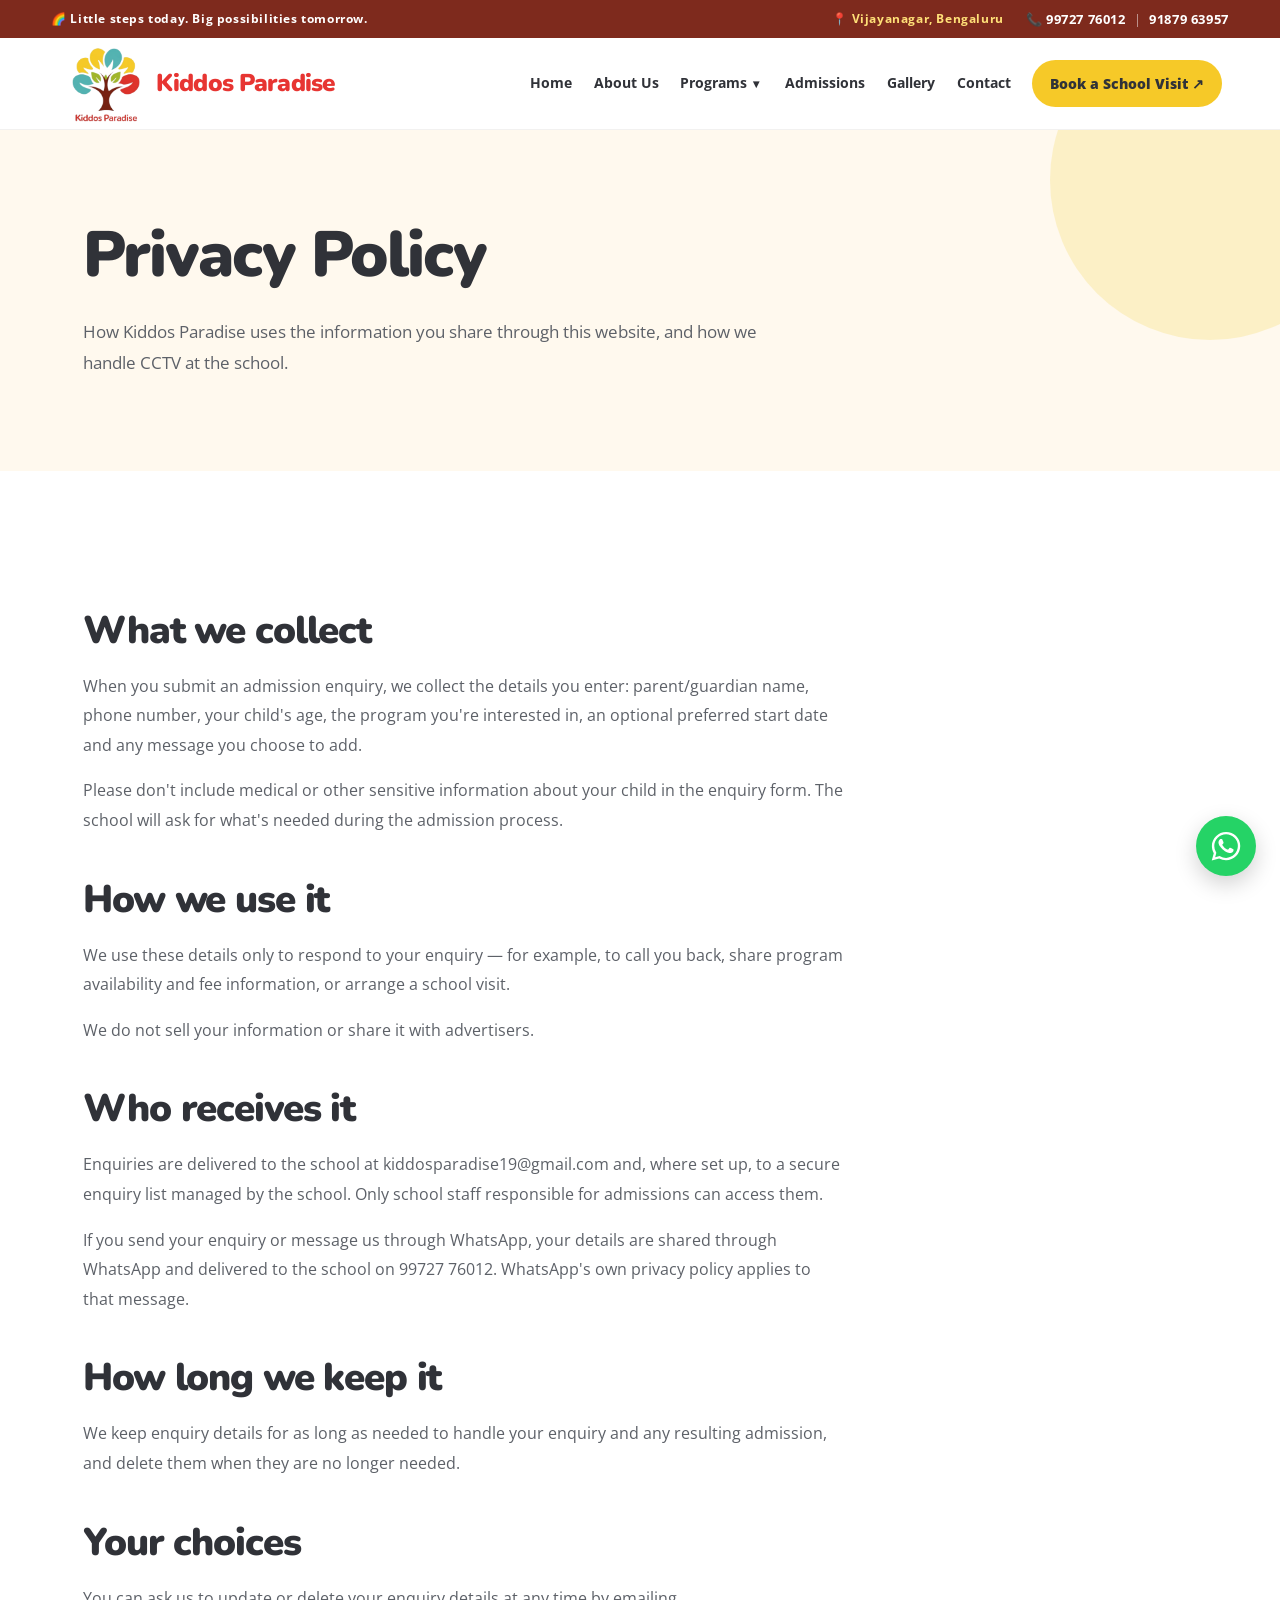
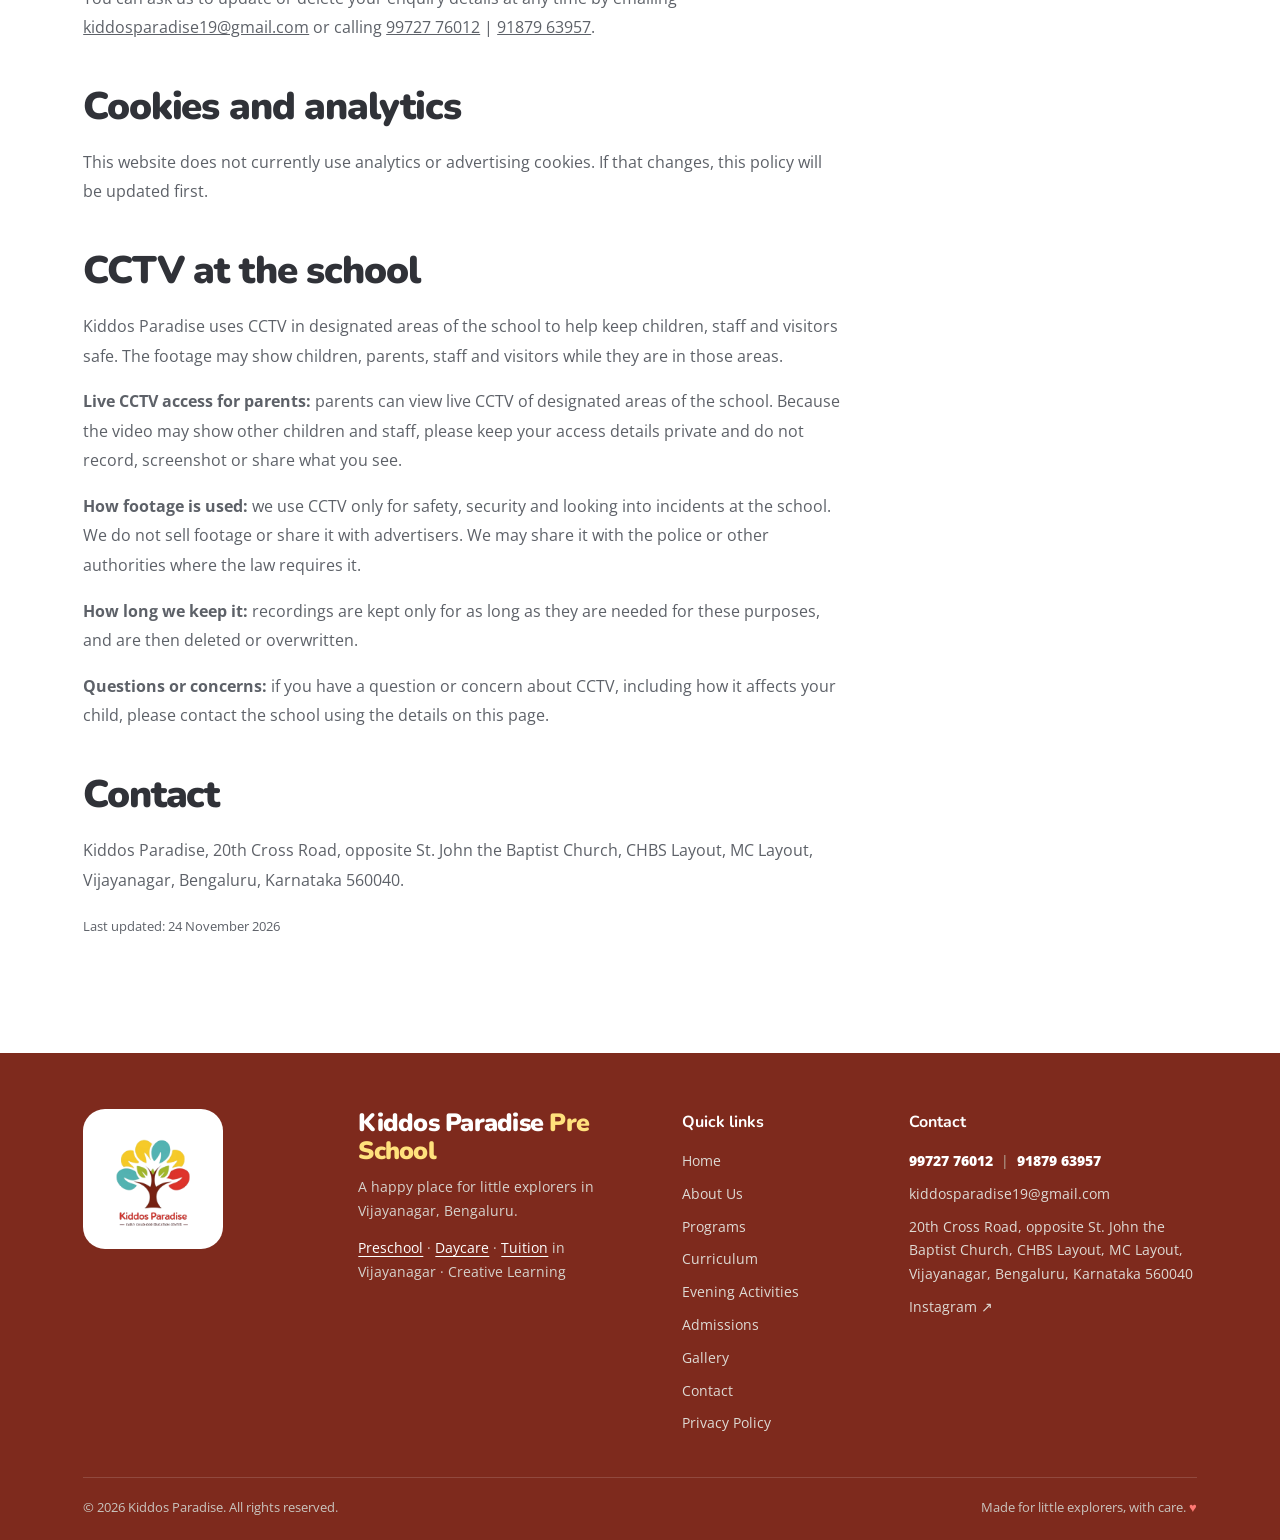
<file: privacy.html>
<!doctype html>
<html lang="en">
<head>
  <meta charset="utf-8">
  <meta name="viewport" content="width=device-width, initial-scale=1">
  <meta name="theme-color" content="#fff9ee">
  <title>Privacy Policy | Kiddos Paradise</title>
  <meta name="description" content="How Kiddos Paradise uses the information you share through the website enquiry form.">
  <link rel="canonical" href="https://kiddosparadise.com/privacy">
  <meta property="og:type" content="website">
  <meta property="og:site_name" content="Kiddos Paradise">
  <meta property="og:title" content="Privacy Policy | Kiddos Paradise">
  <meta property="og:description" content="How Kiddos Paradise uses the information you share through the website enquiry form.">
  <meta property="og:image" content="https://kiddosparadise.com/assets/img/kiddos-paradise-logo.png">
  <link rel="icon" type="image/png" href="assets/img/kiddos-paradise-logo.png">
  <link rel="preconnect" href="https://fonts.googleapis.com">
  <link rel="preconnect" href="https://fonts.gstatic.com" crossorigin>
  <link href="https://fonts.googleapis.com/css2?family=Nunito:wght@600;700;800;900&family=Open+Sans:wght@400;500;600;700&display=swap" rel="stylesheet">
  <link rel="stylesheet" href="assets/css/styles.css?v=20261124d">
</head>
<body class="launch">
  <a class="skip-link" href="#main">Skip to content</a>
  <div class="announcement">
    <span class="announcement-tagline">🌈 Little steps today. Big possibilities tomorrow.</span>
    <span class="announcement-info">
      <span class="announcement-location">📍 Vijayanagar, Bengaluru</span>
      <span class="announcement-phones"><span aria-hidden="true">📞</span> <a href="tel:+919972776012">99727 76012</a><span class="phone-sep">|</span><a href="tel:+919187963957">91879 63957</a></span>
    </span>
  </div>

  <header class="site-header">
    <a class="brand" href="index.html" aria-label="Kiddos Paradise home">
      <img src="assets/img/kiddos-paradise-logo.png" alt="Kiddos Paradise preschool and daycare logo, Vijayanagar, Bengaluru" class="brand-logo" width="128" height="128">
      <span class="brand-name" aria-hidden="true">Kiddos Paradise</span>
    </a>
    <button class="menu-toggle" type="button" aria-label="Open navigation" aria-expanded="false" aria-controls="main-nav">
      <span></span><span></span><span></span>
    </button>
    <nav id="main-nav" class="main-nav" aria-label="Main navigation">
      <a href="index.html">Home</a>
      <a href="about.html">About Us</a>
      <div class="nav-item has-sub">
        <a href="programs.html">Programs</a>
        <button class="sub-toggle" type="button" aria-expanded="false" aria-controls="programs-menu" aria-label="Show Programs submenu"><span aria-hidden="true">▾</span></button>
        <div class="sub-menu" id="programs-menu">
          <a href="curriculum.html">Curriculum</a>
          <a href="evening-activities.html">Evening Activities</a>
        </div>
      </div>
      <a href="admissions.html">Admissions</a>
      <a href="gallery.html">Gallery</a>
      <a href="contact.html">Contact</a>
      <a class="nav-cta" href="admissions.html?intent=visit#enquiry">Book a School Visit <span aria-hidden="true">↗</span></a>
    </nav>
  </header>

  <main id="main">
    <section class="page-hero section-pad" aria-labelledby="page-title">
      <h1 id="page-title">Privacy Policy</h1>
      <p class="hero-lead">How Kiddos Paradise uses the information you share through this website, and how we handle CCTV at the school.</p>
      <p class="review-note">Draft for school / legal review before launch.</p>
    </section>

    <section class="section-pad">
      <div class="prose">
        <h2>What we collect</h2>
        <p>When you submit an admission enquiry, we collect the details you enter: parent/guardian name, phone number, your child's age, the program you're interested in, an optional preferred start date and any message you choose to add.</p>
        <p>Please don't include medical or other sensitive information about your child in the enquiry form. The school will ask for what's needed during the admission process.</p>

        <h2>How we use it</h2>
        <p>We use these details only to respond to your enquiry — for example, to call you back, share program availability and fee information, or arrange a school visit.</p>
        <p>We do not sell your information or share it with advertisers.</p>

        <h2>Who receives it</h2>
        <p>Enquiries are delivered to the school at kiddosparadise19@gmail.com and, where set up, to a secure enquiry list managed by the school. Only school staff responsible for admissions can access them.</p>
        <p>If you send your enquiry or message us through WhatsApp, your details are shared through WhatsApp and delivered to the school on 99727 76012. WhatsApp's own privacy policy applies to that message.</p>

        <h2>How long we keep it</h2>
        <p>We keep enquiry details for as long as needed to handle your enquiry and any resulting admission, and delete them when they are no longer needed.</p>

        <h2>Your choices</h2>
        <p>You can ask us to update or delete your enquiry details at any time by emailing <a href="mailto:kiddosparadise19@gmail.com"><u>kiddosparadise19@gmail.com</u></a> or calling <a href="tel:+919972776012"><u>99727 76012</u></a> | <a href="tel:+919187963957"><u>91879 63957</u></a>.</p>

        <h2>Cookies and analytics</h2>
        <p>This website does not currently use analytics or advertising cookies. If that changes, this policy will be updated first.</p>

        <h2>CCTV at the school</h2>
        <p>Kiddos Paradise uses CCTV in designated areas of the school to help keep children, staff and visitors safe. The footage may show children, parents, staff and visitors while they are in those areas.</p>
        <p><strong>Live CCTV access for parents:</strong> parents can view live CCTV of designated areas of the school. Because the video may show other children and staff, please keep your access details private and do not record, screenshot or share what you see.</p>
        <p><strong>How footage is used:</strong> we use CCTV only for safety, security and looking into incidents at the school. We do not sell footage or share it with advertisers. We may share it with the police or other authorities where the law requires it.</p>
        <p><strong>How long we keep it:</strong> recordings are kept only for as long as they are needed for these purposes, and are then deleted or overwritten.</p>
        <p><strong>Questions or concerns:</strong> if you have a question or concern about CCTV, including how it affects your child, please contact the school using the details on this page.</p>
        <p class="review-note">Confirm: areas covered (no cameras in toilets or changing areas), who gets live access and how, parent and staff consent, and how many days recordings are kept.</p>

        <h2>Contact</h2>
        <p>Kiddos Paradise, 20th Cross Road, opposite St. John the Baptist Church, CHBS Layout, MC Layout, Vijayanagar, Bengaluru, Karnataka 560040.</p>
        <p><small>Last updated: 24 November 2026</small></p>
      </div>
    </section>
  </main>

  <footer class="site-footer">
    <div class="footer-main">
      <a href="index.html" class="footer-brand" aria-label="Kiddos Paradise home"><img src="assets/img/kiddos-paradise-logo.png" alt="Kiddos Paradise Early Childhood Education Center logo" width="140" height="140" loading="lazy"></a>
      <div class="footer-tagline">
        <h2>Kiddos Paradise <span>Pre School</span></h2>
        <p>A happy place for little explorers in Vijayanagar, Bengaluru.</p>
        <p><a href="preschool-in-vijayanagar.html">Preschool</a> · <a href="daycare-in-vijayanagar.html">Daycare</a> · <a href="tuition-in-vijayanagar.html">Tuition</a> in Vijayanagar · Creative Learning</p>
      </div>
      <nav class="footer-links" aria-label="Footer">
        <strong>Quick links</strong>
        <a href="index.html">Home</a>
        <a href="about.html">About Us</a>
        <a href="programs.html">Programs</a>
        <a href="curriculum.html">Curriculum</a>
        <a href="evening-activities.html">Evening Activities</a>
        <a href="admissions.html">Admissions</a>
        <a href="gallery.html">Gallery</a>
        <a href="contact.html">Contact</a>
        <a href="privacy.html">Privacy Policy</a>
      </nav>
      <div class="footer-contact">
        <strong>Contact</strong>
        <span class="footer-phones"><a href="tel:+919972776012">99727 76012</a><span class="phone-sep">|</span><a href="tel:+919187963957">91879 63957</a></span>
        <a href="mailto:kiddosparadise19@gmail.com">kiddosparadise19@gmail.com</a>
        <span>20th Cross Road, opposite St. John the Baptist Church, CHBS Layout, MC Layout, Vijayanagar, Bengaluru, Karnataka 560040</span>
        <a href="https://www.instagram.com/kiddos_explorers__hub/" target="_blank" rel="noopener noreferrer">Instagram ↗</a>
      </div>
    </div>
    <div class="footer-bottom">
      <span>© <span data-year>2026</span> Kiddos Paradise. All rights reserved.</span>
      <span>Made for little explorers, with care. <span class="footer-heart" aria-hidden="true">♥</span></span>
    </div>
  </footer>

  <div class="mobile-actions" aria-label="Quick contact">
    <a href="tel:+919972776012">☎ Call</a>
    <a href="admissions.html?intent=visit#enquiry">✦ Book Visit</a>
  </div>
  <a class="whatsapp-float" href="https://wa.me/919972776012?text=Hello%20Kiddos%20Paradise%2C%20I%20would%20like%20to%20know%20more%20about%20admissions." target="_blank" rel="noopener" aria-label="Chat with Kiddos Paradise on WhatsApp (opens in a new tab)">
    <svg viewBox="0 0 24 24" width="30" height="30" aria-hidden="true" focusable="false"><path fill="currentColor" d="M17.47 14.38c-.3-.15-1.76-.87-2.03-.97-.27-.1-.47-.15-.67.15-.2.3-.77.97-.94 1.17-.17.2-.35.22-.65.07-.3-.15-1.26-.46-2.4-1.48-.89-.79-1.49-1.77-1.66-2.07-.17-.3-.02-.46.13-.61.13-.13.3-.35.45-.52.15-.17.2-.3.3-.5.1-.2.05-.37-.02-.52-.08-.15-.67-1.62-.92-2.22-.24-.58-.49-.5-.67-.51h-.57c-.2 0-.52.07-.79.37-.27.3-1.04 1.02-1.04 2.48s1.07 2.88 1.21 3.07c.15.2 2.1 3.2 5.08 4.49.71.31 1.26.49 1.69.63.71.23 1.36.19 1.87.12.57-.09 1.76-.72 2-1.41.25-.7.25-1.29.17-1.41-.07-.13-.27-.2-.57-.35zM12.05 21.5h-.01a9.4 9.4 0 0 1-4.8-1.31l-.34-.2-3.57.94.95-3.48-.22-.36a9.4 9.4 0 0 1-1.44-5.01c0-5.2 4.23-9.43 9.44-9.43 2.52 0 4.89.98 6.67 2.77a9.37 9.37 0 0 1 2.76 6.67c0 5.2-4.24 9.43-9.44 9.43zm8.03-17.46A11.27 11.27 0 0 0 12.05.72C5.8.72.7 5.81.7 12.07c0 2 .52 3.95 1.52 5.67L.6 23.5l5.9-1.55a11.33 11.33 0 0 0 5.54 1.41h.01c6.26 0 11.35-5.09 11.35-11.35 0-3.03-1.18-5.88-3.32-8.02z"/></svg>
  </a>
  <script src="assets/js/main.js?v=20261124a"></script>
</body>
</html>
</file>
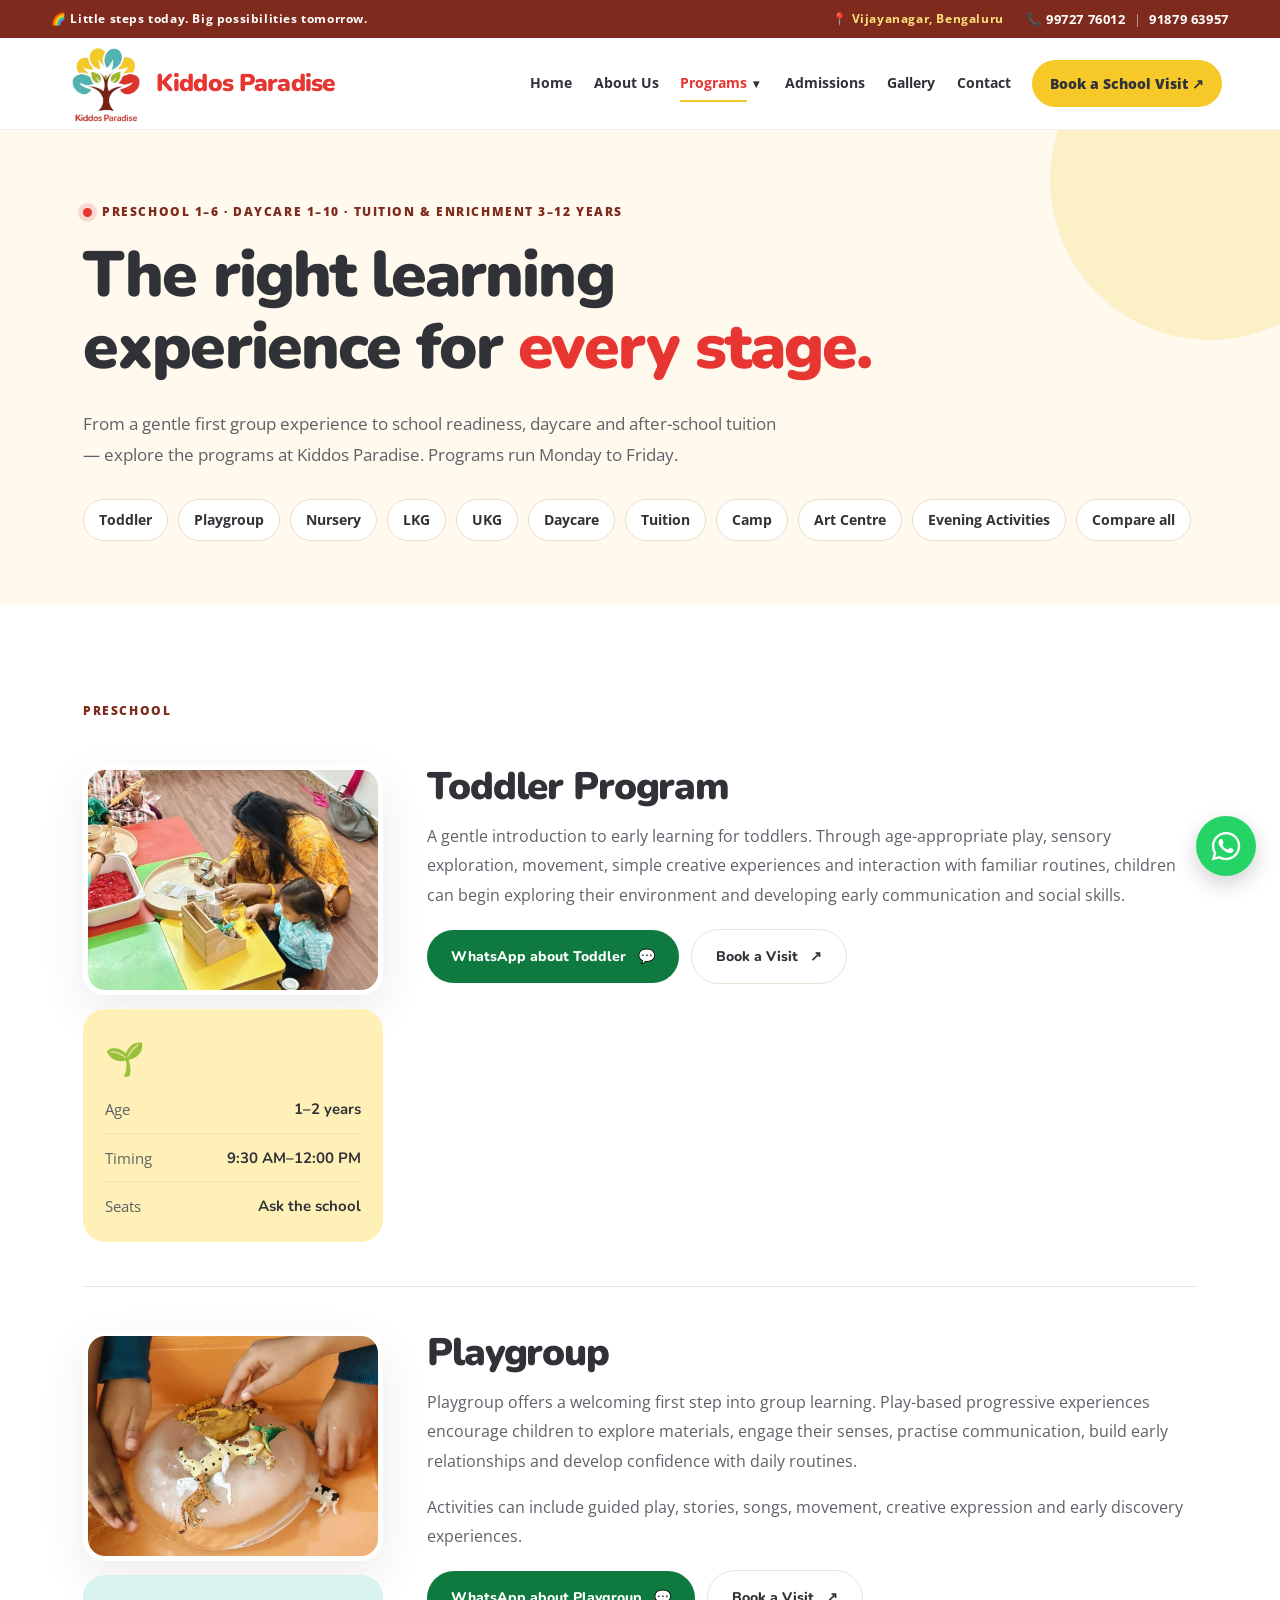
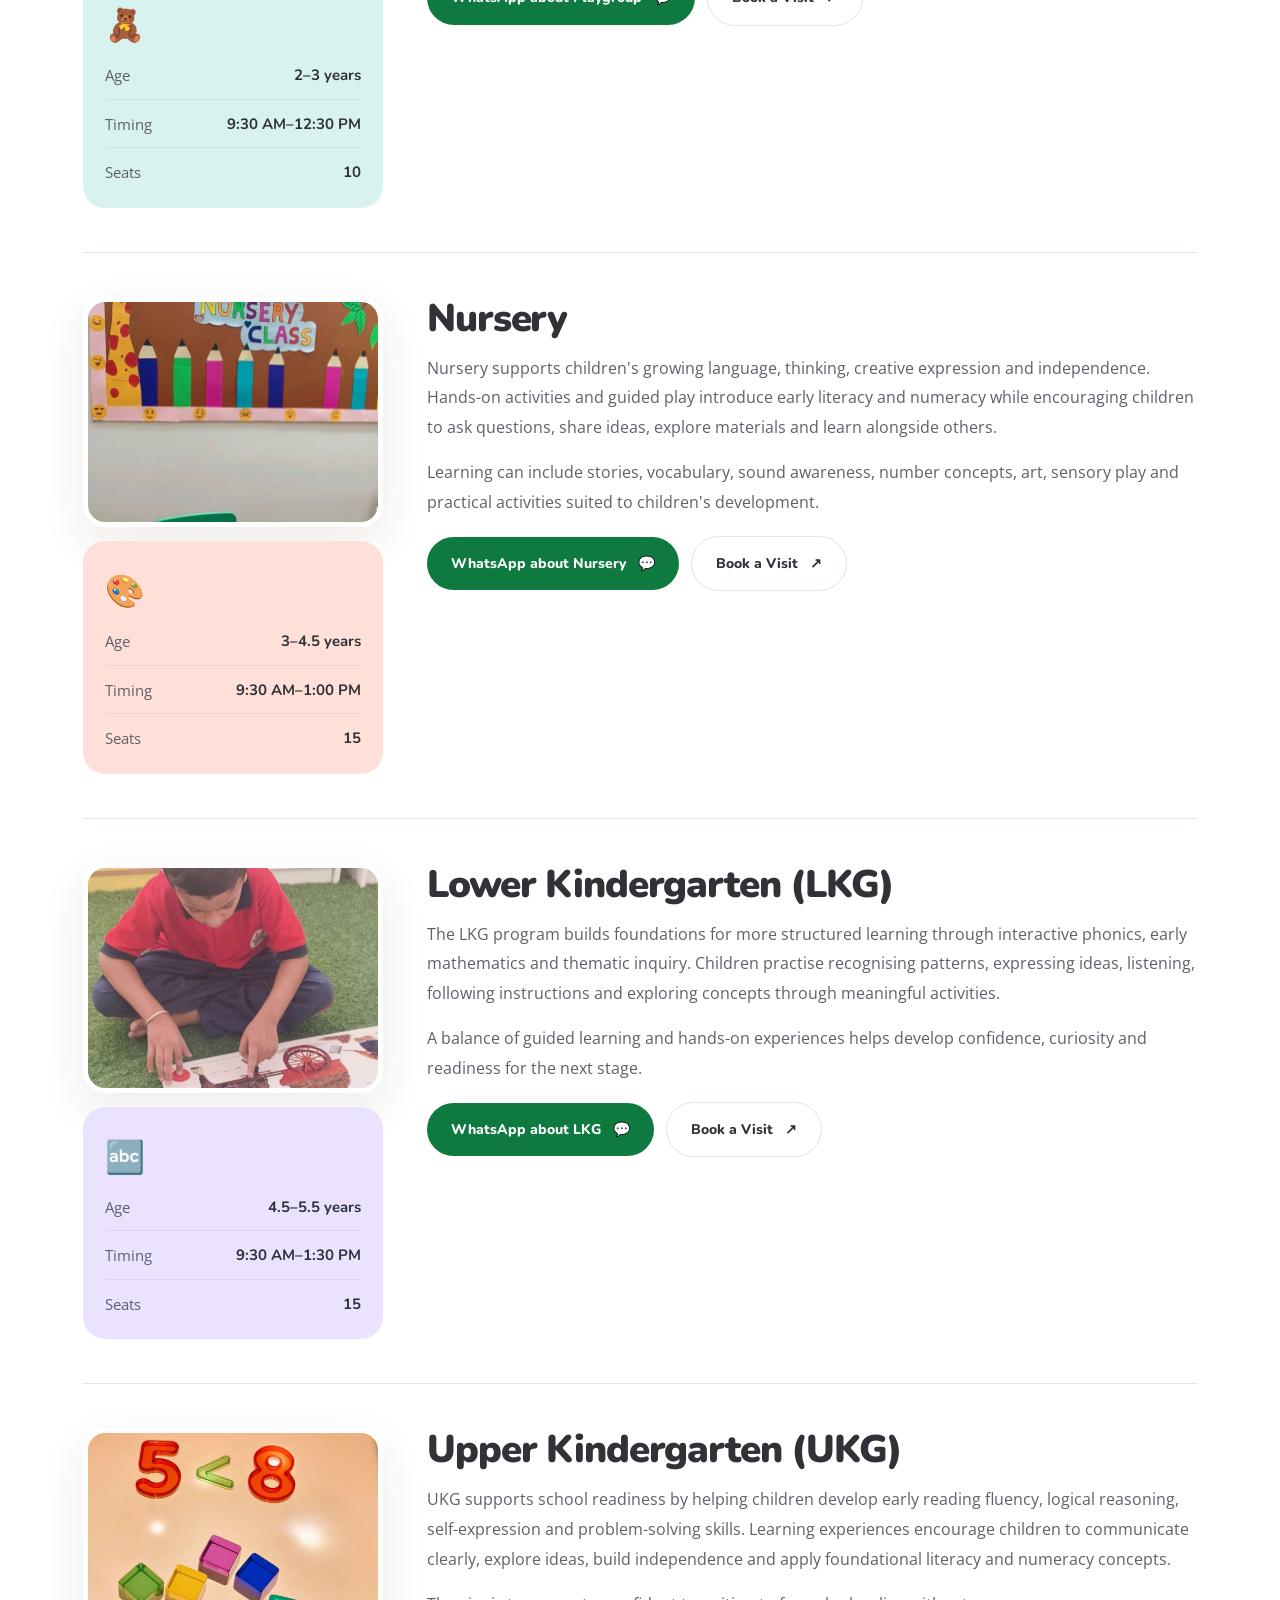
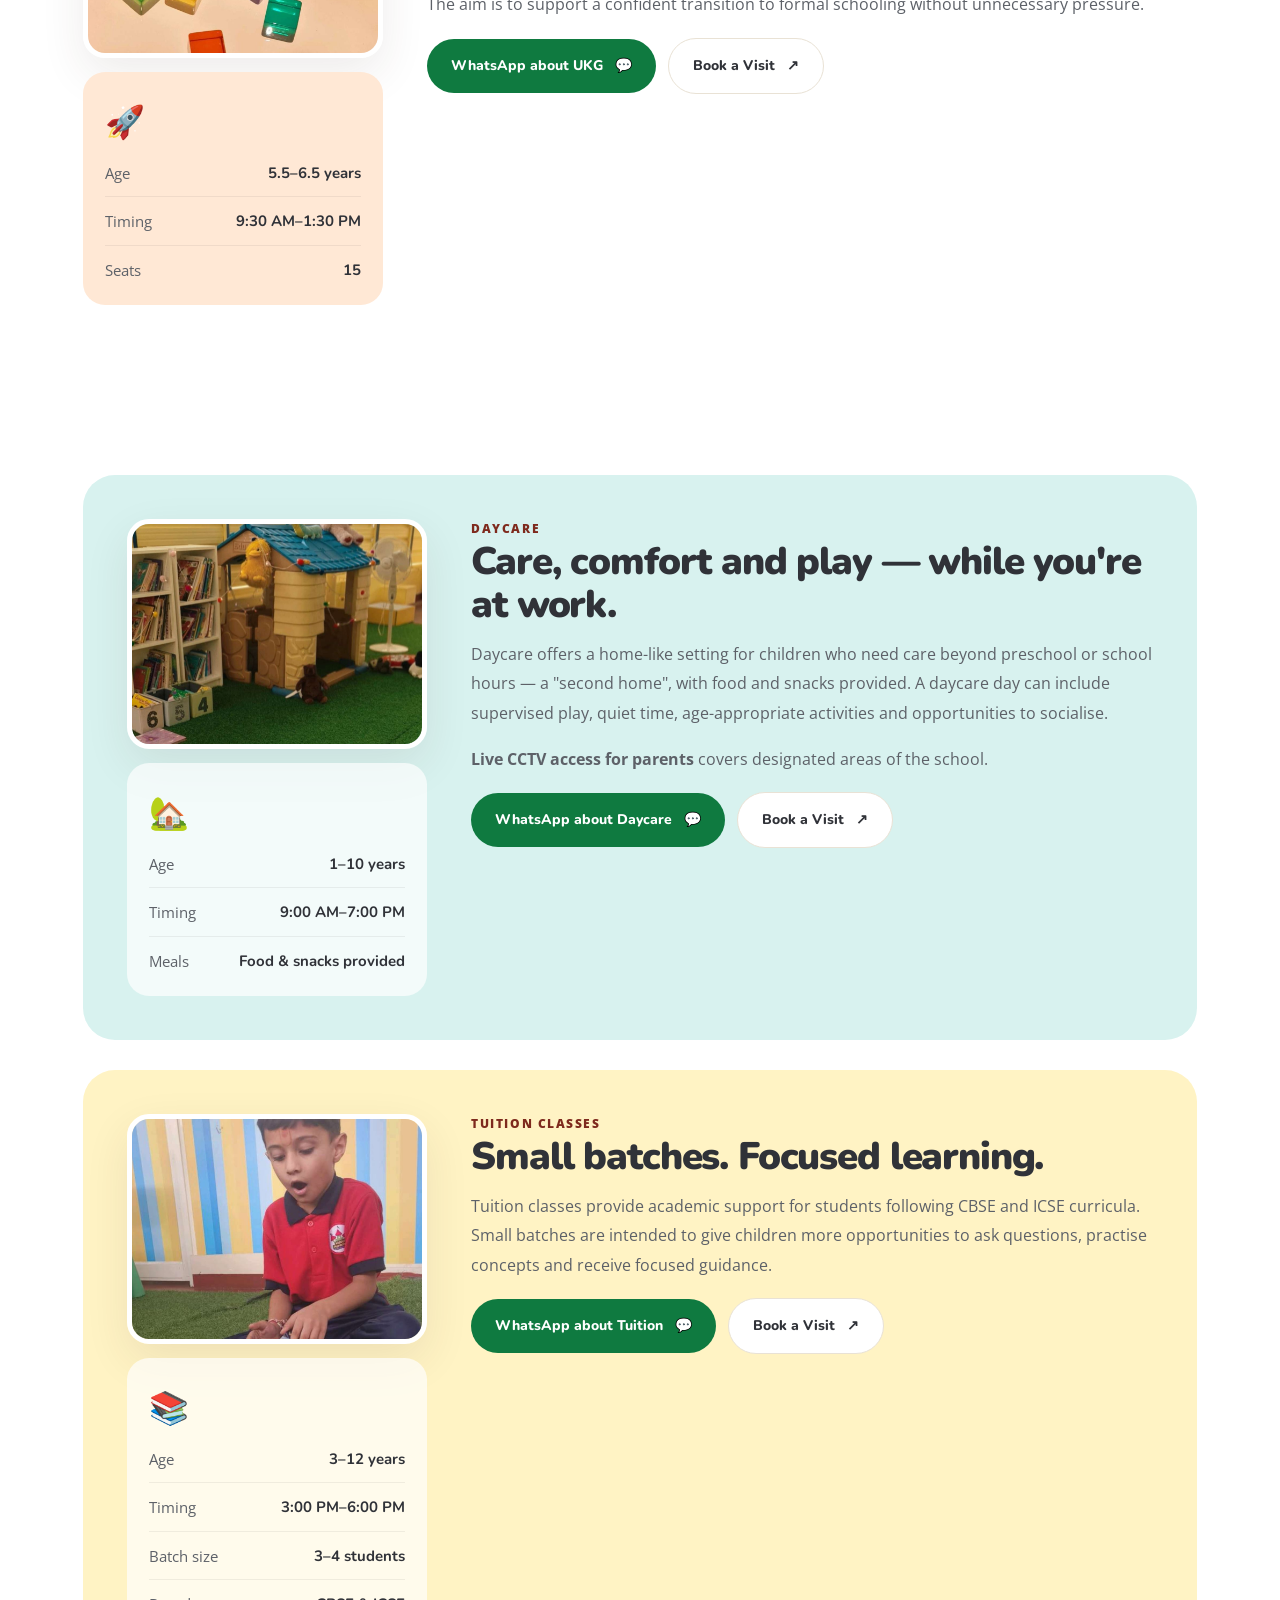
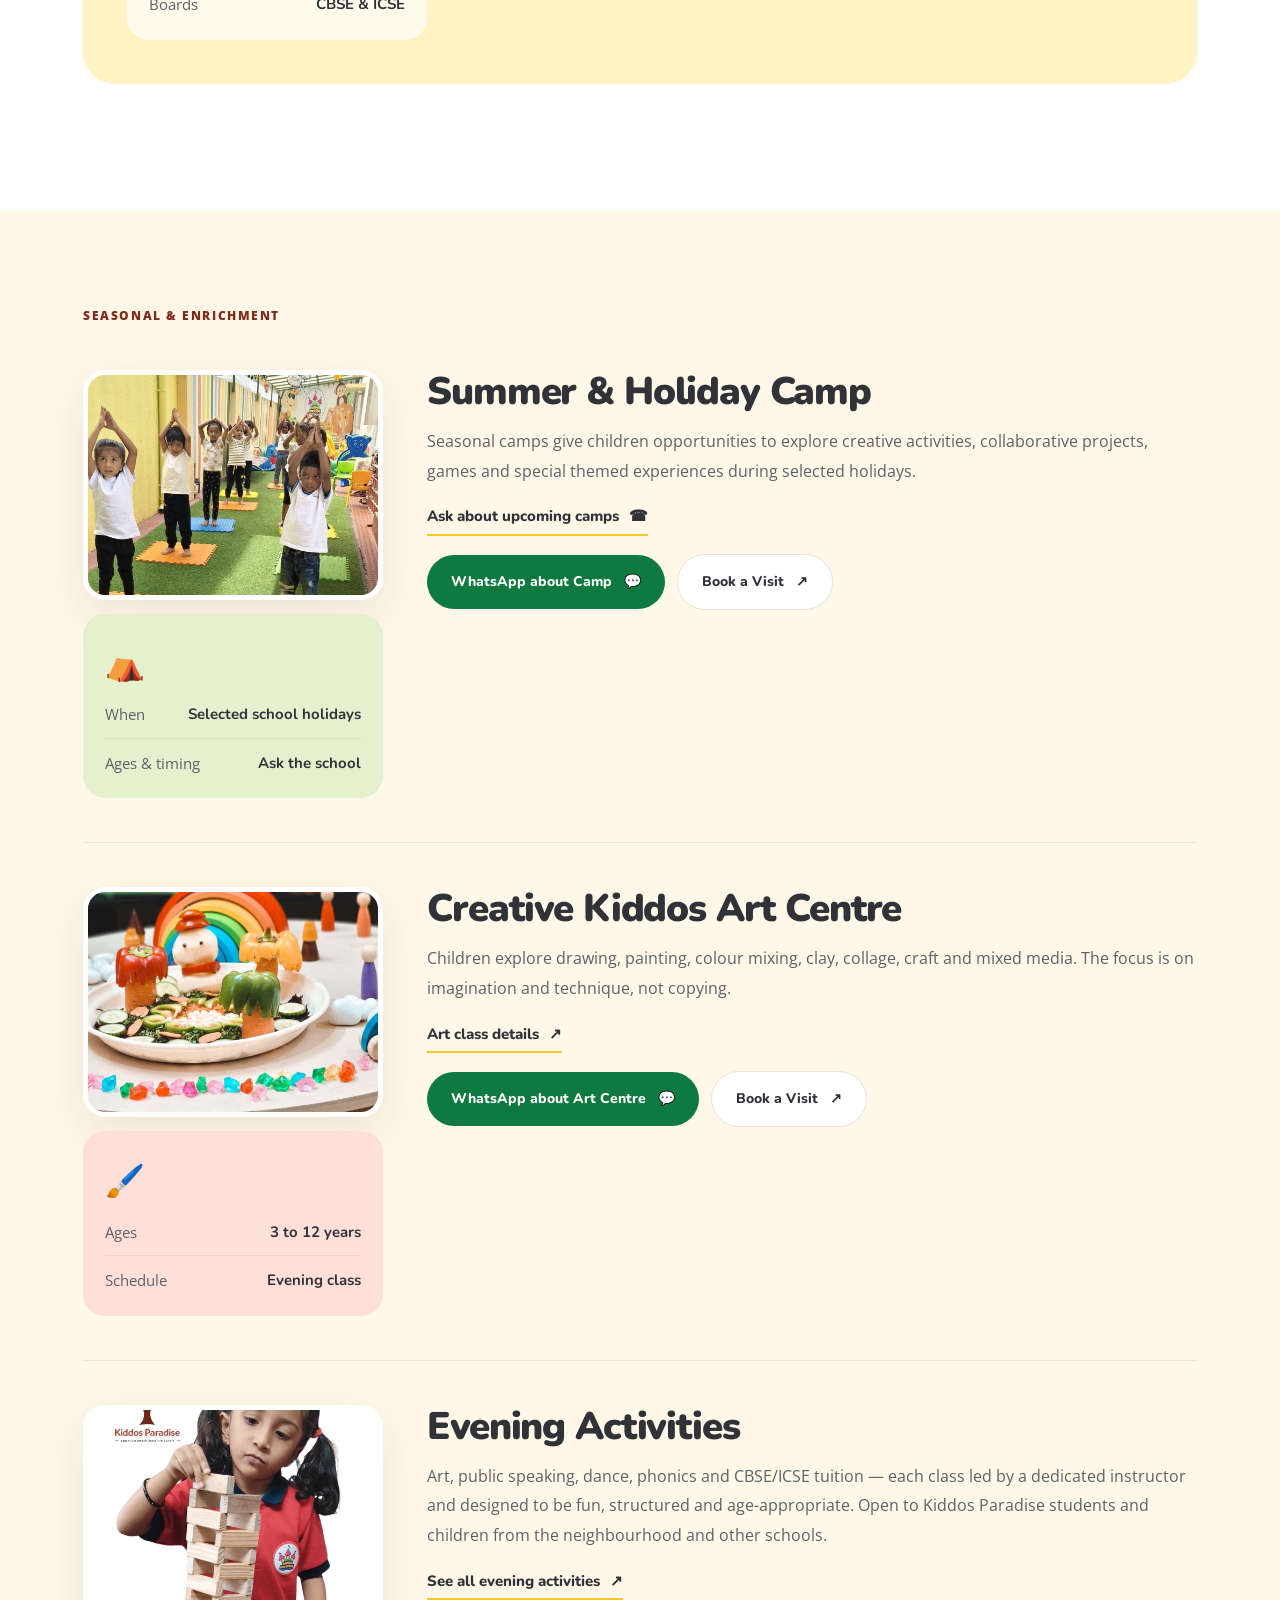
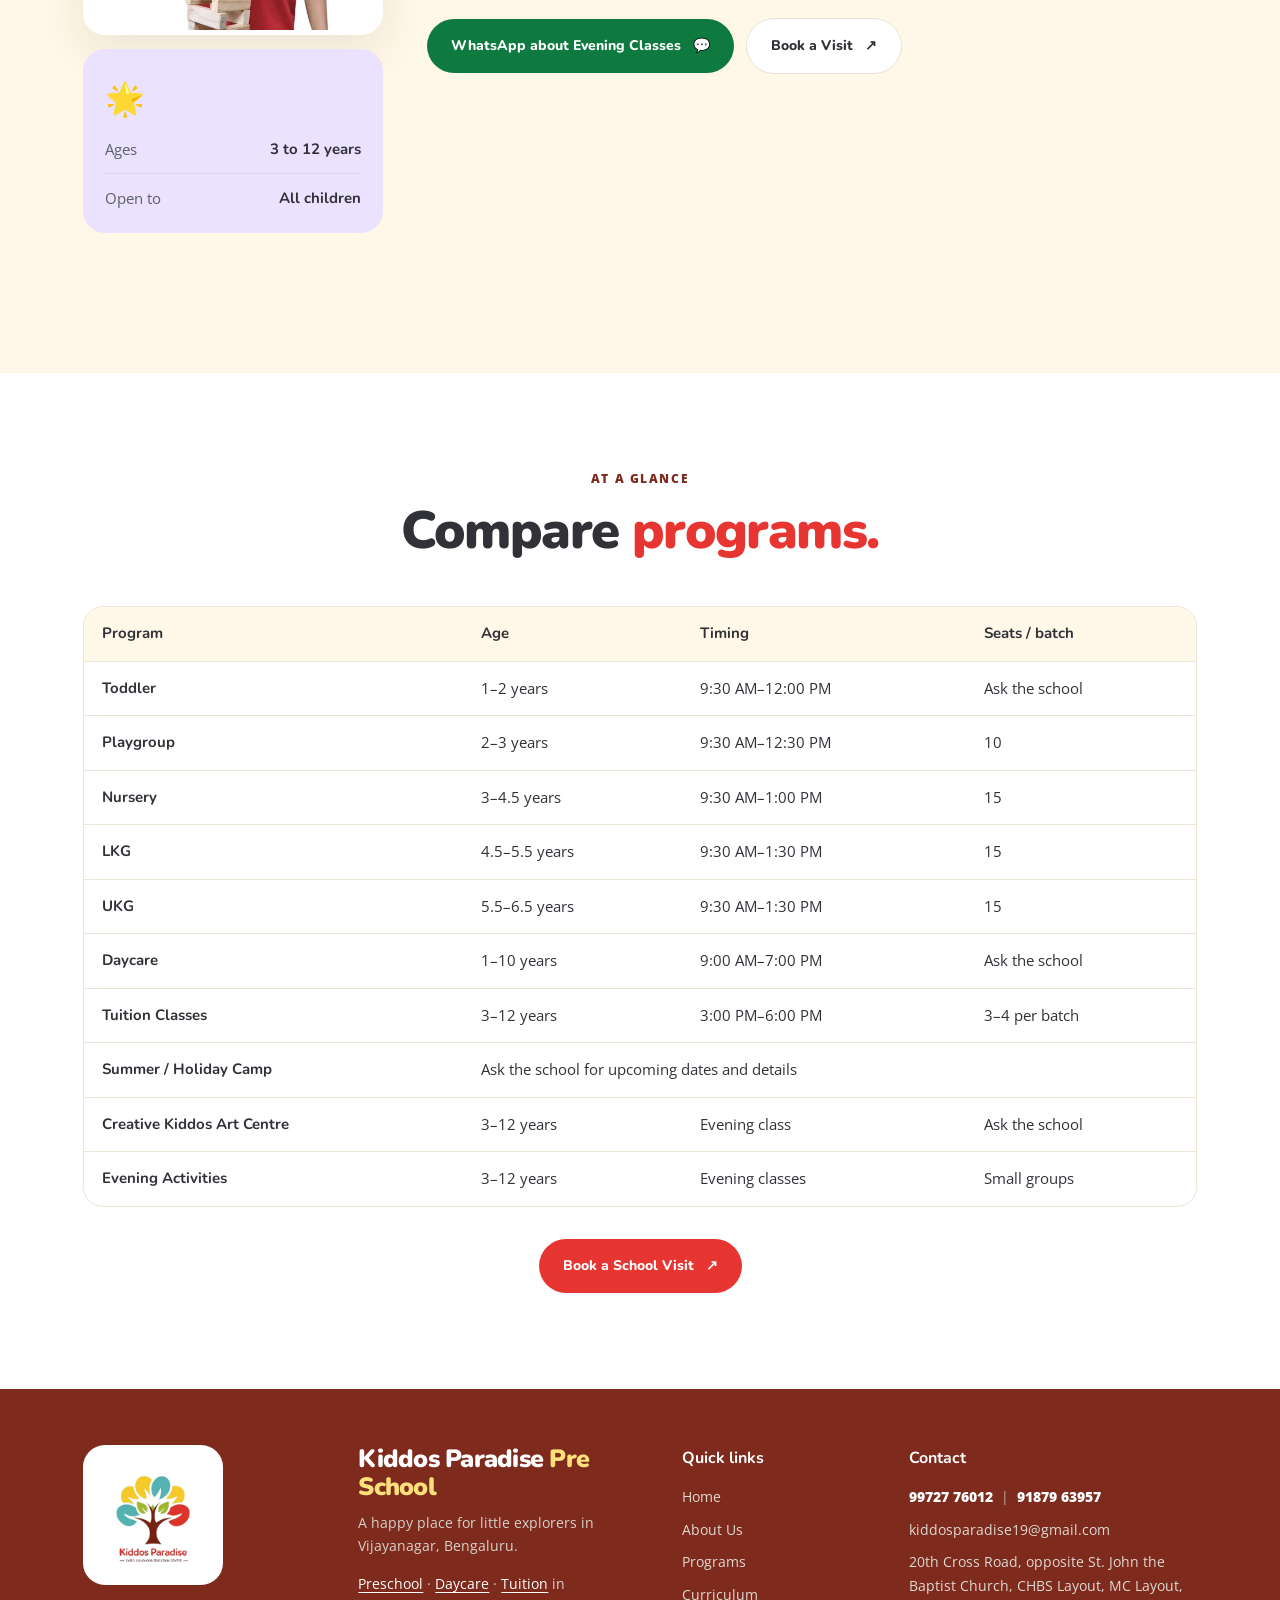
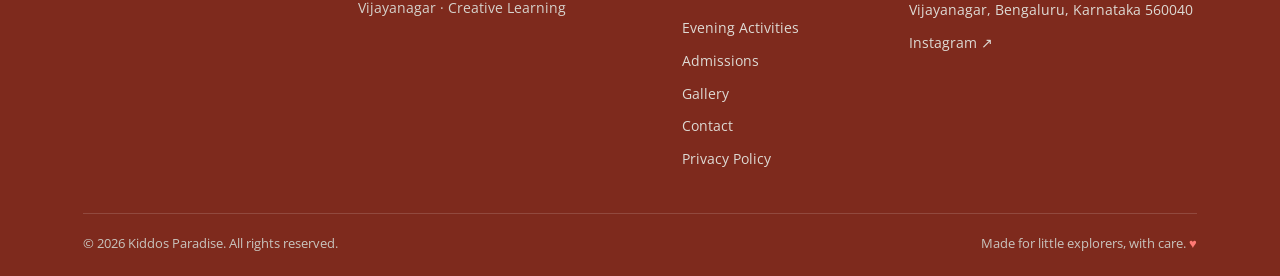
<file: programs.html>
<!doctype html>
<html lang="en">
<head>
  <meta charset="utf-8">
  <meta name="viewport" content="width=device-width, initial-scale=1">
  <meta name="theme-color" content="#fff9ee">
  <title>Programs: Playgroup, Nursery, LKG, UKG, Daycare & Tuition | Kiddos Paradise</title>
  <meta name="description" content="Toddler, Playgroup, Nursery, LKG and UKG programs, daycare (9 AM–7 PM) and CBSE/ICSE tuition in Vijayanagar, Bengaluru. Ages, timings and details at Kiddos Paradise.">
  <link rel="canonical" href="https://kiddosparadise.com/programs">
  <meta property="og:type" content="website">
  <meta property="og:site_name" content="Kiddos Paradise">
  <meta property="og:title" content="Programs: Playgroup, Nursery, LKG, UKG, Daycare & Tuition | Kiddos Paradise">
  <meta property="og:description" content="Toddler, Playgroup, Nursery, LKG and UKG programs, daycare (9 AM–7 PM) and CBSE/ICSE tuition in Vijayanagar, Bengaluru. Ages, timings and details at Kiddos Paradise.">
  <meta property="og:image" content="https://kiddosparadise.com/assets/img/kiddos-paradise-logo.png">
  <link rel="icon" type="image/png" href="assets/img/kiddos-paradise-logo.png">
  <link rel="preconnect" href="https://fonts.googleapis.com">
  <link rel="preconnect" href="https://fonts.gstatic.com" crossorigin>
  <link href="https://fonts.googleapis.com/css2?family=Nunito:wght@600;700;800;900&family=Open+Sans:wght@400;500;600;700&display=swap" rel="stylesheet">
  <link rel="stylesheet" href="assets/css/styles.css?v=20261124d">
</head>
<body class="launch">
  <a class="skip-link" href="#main">Skip to content</a>
  <div class="announcement">
    <span class="announcement-tagline">🌈 Little steps today. Big possibilities tomorrow.</span>
    <span class="announcement-info">
      <span class="announcement-location">📍 Vijayanagar, Bengaluru</span>
      <span class="announcement-phones"><span aria-hidden="true">📞</span> <a href="tel:+919972776012">99727 76012</a><span class="phone-sep">|</span><a href="tel:+919187963957">91879 63957</a></span>
    </span>
  </div>

  <header class="site-header">
    <a class="brand" href="index.html" aria-label="Kiddos Paradise home">
      <img src="assets/img/kiddos-paradise-logo.png" alt="Kiddos Paradise preschool and daycare logo, Vijayanagar, Bengaluru" class="brand-logo" width="128" height="128">
      <span class="brand-name" aria-hidden="true">Kiddos Paradise</span>
    </a>
    <button class="menu-toggle" type="button" aria-label="Open navigation" aria-expanded="false" aria-controls="main-nav">
      <span></span><span></span><span></span>
    </button>
    <nav id="main-nav" class="main-nav" aria-label="Main navigation">
      <a href="index.html">Home</a>
      <a href="about.html">About Us</a>
      <div class="nav-item has-sub">
        <a href="programs.html" aria-current="page">Programs</a>
        <button class="sub-toggle" type="button" aria-expanded="false" aria-controls="programs-menu" aria-label="Show Programs submenu"><span aria-hidden="true">▾</span></button>
        <div class="sub-menu" id="programs-menu">
          <a href="curriculum.html">Curriculum</a>
          <a href="evening-activities.html">Evening Activities</a>
        </div>
      </div>
      <a href="admissions.html">Admissions</a>
      <a href="gallery.html">Gallery</a>
      <a href="contact.html">Contact</a>
      <a class="nav-cta" href="admissions.html?intent=visit#enquiry">Book a School Visit <span aria-hidden="true">↗</span></a>
    </nav>
  </header>

  <main id="main">
    <section class="page-hero section-pad" aria-labelledby="page-title">
      <div class="eyebrow"><span class="eyebrow-dot" aria-hidden="true"></span> Preschool 1–6 · Daycare 1–10 · Tuition &amp; Enrichment 3–12 years</div>
      <h1 id="page-title">The right learning experience for <span class="text-coral">every stage.</span></h1>
      <p class="hero-lead">From a gentle first group experience to school readiness, daycare and after-school tuition — explore the programs at Kiddos Paradise. Programs run Monday to Friday.</p>
      <nav class="chips" aria-label="Jump to a program">
        <a href="#toddler">Toddler</a><a href="#playgroup">Playgroup</a><a href="#nursery">Nursery</a><a href="#lkg">LKG</a><a href="#ukg">UKG</a><a href="#daycare">Daycare</a><a href="#tuition">Tuition</a><a href="#camp">Camp</a><a href="#art-centre">Art Centre</a><a href="#evening">Evening Activities</a><a href="#compare">Compare all</a>
      </nav>
      <p class="review-note">Confirm: one consistent set of age bands, and Saturday availability.</p>
    </section>

    <section class="section-pad" aria-label="Preschool programs">
      <div class="section-kicker">Preschool</div>

      <article class="program-detail" id="toddler">
        <div class="program-side"><img class="program-photo" src="assets/img/school/toddler-sensory-play.jpg" width="1080" height="1350" alt="Teacher guiding a toddler through sensory play in the toddler program at Kiddos Paradise, Vijayanagar" loading="lazy" decoding="async"><ul class="facts ph-yellow" aria-label="Toddler Program details">
          <li class="facts-emoji" aria-hidden="true">🌱</li>
          <li><span>Age</span><strong>1–2 years</strong></li>
          <li><span>Timing</span><strong>9:30 AM–12:00 PM</strong></li>
          <li><span>Seats</span><strong>Ask the school</strong></li>
        </ul></div>
        <div>
          <h2>Toddler Program</h2>
          <p>A gentle introduction to early learning for toddlers. Through age-appropriate play, sensory exploration, movement, simple creative experiences and interaction with familiar routines, children can begin exploring their environment and developing early communication and social skills.</p>
          <div class="hero-actions program-actions"><a class="button button-whatsapp" href="https://wa.me/919972776012?text=Hello%20Kiddos%20Paradise%2C%20I%20am%20interested%20in%20the%20Toddler%20Program%20%281%20to%202%20years%29%20for%20my%20child.%20Please%20share%20admission%20details%2C%20fees%20and%20availability." target="_blank" rel="noopener">WhatsApp about Toddler <span aria-hidden="true">💬</span></a><a class="button button-light" href="admissions.html?intent=visit&amp;program=Toddler%20Program#enquiry">Book a Visit <span aria-hidden="true">↗</span></a></div>
          <p class="review-note">Confirm: program currently offered, seats, parent participation and final description.</p>
        </div>
      </article>

      <article class="program-detail" id="playgroup">
        <div class="program-side"><img class="program-photo" src="assets/img/school/ice-animal-sensory-play.jpg" width="1080" height="1350" alt="Playgroup children exploring toy animals on a block of ice in a sensory play activity" loading="lazy" decoding="async"><ul class="facts ph-teal" aria-label="Playgroup details">
          <li class="facts-emoji" aria-hidden="true">🧸</li>
          <li><span>Age</span><strong>2–3 years</strong></li>
          <li><span>Timing</span><strong>9:30 AM–12:30 PM</strong></li>
          <li><span>Seats</span><strong>10</strong></li>
        </ul></div>
        <div>
          <h2>Playgroup</h2>
          <p>Playgroup offers a welcoming first step into group learning. Play-based progressive experiences encourage children to explore materials, engage their senses, practise communication, build early relationships and develop confidence with daily routines.</p>
          <p>Activities can include guided play, stories, songs, movement, creative expression and early discovery experiences.</p>
          <div class="hero-actions program-actions"><a class="button button-whatsapp" href="https://wa.me/919972776012?text=Hello%20Kiddos%20Paradise%2C%20I%20am%20interested%20in%20Playgroup%20%282%20to%203%20years%29%20for%20my%20child.%20Please%20share%20admission%20details%2C%20fees%20and%20availability." target="_blank" rel="noopener">WhatsApp about Playgroup <span aria-hidden="true">💬</span></a><a class="button button-light" href="admissions.html?intent=visit&amp;program=Playgroup#enquiry">Book a Visit <span aria-hidden="true">↗</span></a></div>
        </div>
      </article>

      <article class="program-detail" id="nursery">
        <div class="program-side"><img class="program-photo" src="assets/img/school/nursery-classroom.jpg" width="1080" height="1350" alt="Colourful nursery class corner with child-sized furniture at Kiddos Paradise, Vijayanagar, Bengaluru" loading="lazy" decoding="async"><ul class="facts ph-coral" aria-label="Nursery details">
          <li class="facts-emoji" aria-hidden="true">🎨</li>
          <li><span>Age</span><strong>3–4.5 years</strong></li>
          <li><span>Timing</span><strong>9:30 AM–1:00 PM</strong></li>
          <li><span>Seats</span><strong>15</strong></li>
        </ul></div>
        <div>
          <h2>Nursery</h2>
          <p>Nursery supports children's growing language, thinking, creative expression and independence. Hands-on activities and guided play introduce early literacy and numeracy while encouraging children to ask questions, share ideas, explore materials and learn alongside others.</p>
          <p>Learning can include stories, vocabulary, sound awareness, number concepts, art, sensory play and practical activities suited to children's development.</p>
          <div class="hero-actions program-actions"><a class="button button-whatsapp" href="https://wa.me/919972776012?text=Hello%20Kiddos%20Paradise%2C%20I%20am%20interested%20in%20Nursery%20%283%20to%204.5%20years%29%20for%20my%20child.%20Please%20share%20admission%20details%2C%20fees%20and%20availability." target="_blank" rel="noopener">WhatsApp about Nursery <span aria-hidden="true">💬</span></a><a class="button button-light" href="admissions.html?intent=visit&amp;program=Nursery#enquiry">Book a Visit <span aria-hidden="true">↗</span></a></div>
        </div>
      </article>

      <article class="program-detail" id="lkg">
        <div class="program-side"><img class="program-photo" src="assets/img/school/child-reading-book.jpg" width="1080" height="1350" alt="LKG child following a picture book with their fingers during early literacy time at Kiddos Paradise" loading="lazy" decoding="async"><ul class="facts ph-lilac" aria-label="LKG details">
          <li class="facts-emoji" aria-hidden="true">🔤</li>
          <li><span>Age</span><strong>4.5–5.5 years</strong></li>
          <li><span>Timing</span><strong>9:30 AM–1:30 PM</strong></li>
          <li><span>Seats</span><strong>15</strong></li>
        </ul></div>
        <div>
          <h2>Lower Kindergarten (LKG)</h2>
          <p>The LKG program builds foundations for more structured learning through interactive phonics, early mathematics and thematic inquiry. Children practise recognising patterns, expressing ideas, listening, following instructions and exploring concepts through meaningful activities.</p>
          <p>A balance of guided learning and hands-on experiences helps develop confidence, curiosity and readiness for the next stage.</p>
          <div class="hero-actions program-actions"><a class="button button-whatsapp" href="https://wa.me/919972776012?text=Hello%20Kiddos%20Paradise%2C%20I%20am%20interested%20in%20LKG%20%284.5%20to%205.5%20years%29%20for%20my%20child.%20Please%20share%20admission%20details%2C%20fees%20and%20availability." target="_blank" rel="noopener">WhatsApp about LKG <span aria-hidden="true">💬</span></a><a class="button button-light" href="admissions.html?intent=visit&amp;program=LKG#enquiry">Book a Visit <span aria-hidden="true">↗</span></a></div>
        </div>
      </article>

      <article class="program-detail" id="ukg">
        <div class="program-side"><img class="program-photo" src="assets/img/school/number-comparison-activity.jpg" width="1080" height="1350" alt="UKG maths activity showing 5 is less than 8 with coloured counting cubes on a light table" loading="lazy" decoding="async"><ul class="facts ph-peach" aria-label="UKG details">
          <li class="facts-emoji" aria-hidden="true">🚀</li>
          <li><span>Age</span><strong>5.5–6.5 years</strong></li>
          <li><span>Timing</span><strong>9:30 AM–1:30 PM</strong></li>
          <li><span>Seats</span><strong>15</strong></li>
        </ul></div>
        <div>
          <h2>Upper Kindergarten (UKG)</h2>
          <p>UKG supports school readiness by helping children develop early reading fluency, logical reasoning, self-expression and problem-solving skills. Learning experiences encourage children to communicate clearly, explore ideas, build independence and apply foundational literacy and numeracy concepts.</p>
          <p>The aim is to support a confident transition to formal schooling without unnecessary pressure.</p>
          <div class="hero-actions program-actions"><a class="button button-whatsapp" href="https://wa.me/919972776012?text=Hello%20Kiddos%20Paradise%2C%20I%20am%20interested%20in%20UKG%20%285.5%20to%206.5%20years%29%20for%20my%20child.%20Please%20share%20admission%20details%2C%20fees%20and%20availability." target="_blank" rel="noopener">WhatsApp about UKG <span aria-hidden="true">💬</span></a><a class="button button-light" href="admissions.html?intent=visit&amp;program=UKG#enquiry">Book a Visit <span aria-hidden="true">↗</span></a></div>
        </div>
      </article>
    </section>

    <section class="section-pad" style="padding-top:0" aria-label="Daycare and tuition">
      <div class="feature-band teal">
        <article class="program-detail" id="daycare">
          <div class="program-side"><img class="program-photo" src="assets/img/school/reading-corner-playhouse.jpg" width="1080" height="1350" alt="Daycare reading corner with bookshelves, soft toys and a playhouse at Kiddos Paradise, Bengaluru" loading="lazy" decoding="async"><ul class="facts" style="--ph:#ffffffb0" aria-label="Daycare details">
            <li class="facts-emoji" aria-hidden="true">🏡</li>
            <li><span>Age</span><strong>1–10 years</strong></li>
            <li><span>Timing</span><strong>9:00 AM–7:00 PM</strong></li>
            <li><span>Meals</span><strong>Food &amp; snacks provided</strong></li>
          </ul></div>
          <div>
            <div class="section-kicker">Daycare</div>
            <h2>Care, comfort and play — while you're at work.</h2>
            <p>Daycare offers a home-like setting for children who need care beyond preschool or school hours — a "second home", with food and snacks provided. A daycare day can include supervised play, quiet time, age-appropriate activities and opportunities to socialise.</p>
            <p><strong>Live CCTV access for parents</strong> covers designated areas of the school.</p>
            <div class="hero-actions program-actions"><a class="button button-whatsapp" href="https://wa.me/919972776012?text=Hello%20Kiddos%20Paradise%2C%20I%20am%20interested%20in%20Daycare%20%281%20to%2010%20years%29%20for%20my%20child.%20Please%20share%20admission%20details%2C%20fees%20and%20availability." target="_blank" rel="noopener">WhatsApp about Daycare <span aria-hidden="true">💬</span></a><a class="button button-light" href="admissions.html?intent=visit&amp;program=Daycare#enquiry">Book a Visit <span aria-hidden="true">↗</span></a></div>
            <p class="review-note">Confirm: days of operation, meal schedule, rest, transport, pick-up policy and capacity.</p>
          </div>
        </article>
      </div>

      <div class="feature-band yellow">
        <article class="program-detail" id="tuition">
          <div class="program-side"><img class="program-photo" src="assets/img/school/child-focused-learning.jpg" width="1080" height="1350" alt="Student in uniform reading aloud from a book at Kiddos Paradise in Vijayanagar, Bengaluru" loading="lazy" decoding="async"><ul class="facts" style="--ph:#ffffffb0" aria-label="Tuition details">
            <li class="facts-emoji" aria-hidden="true">📚</li>
            <li><span>Age</span><strong>3–12 years</strong></li>
            <li><span>Timing</span><strong>3:00 PM–6:00 PM</strong></li>
            <li><span>Batch size</span><strong>3–4 students</strong></li>
            <li><span>Boards</span><strong>CBSE &amp; ICSE</strong></li>
          </ul></div>
          <div>
            <div class="section-kicker">Tuition classes</div>
            <h2>Small batches. Focused learning.</h2>
            <p>Tuition classes provide academic support for students following CBSE and ICSE curricula. Small batches are intended to give children more opportunities to ask questions, practise concepts and receive focused guidance.</p>
            <div class="hero-actions program-actions"><a class="button button-whatsapp" href="https://wa.me/919972776012?text=Hello%20Kiddos%20Paradise%2C%20I%20am%20interested%20in%20Tuition%20Classes%20%283%20to%2012%20years%29%20for%20my%20child.%20Please%20share%20admission%20details%2C%20fees%20and%20availability." target="_blank" rel="noopener">WhatsApp about Tuition <span aria-hidden="true">💬</span></a><a class="button button-light" href="admissions.html?intent=visit&amp;program=Tuition%20Classes#enquiry">Book a Visit <span aria-hidden="true">↗</span></a></div>
            <p class="review-note">Confirm: grades, subjects, teaching language and how batches are grouped.</p>
          </div>
        </article>
      </div>
    </section>

    <section class="programs section-pad" aria-label="Seasonal and enrichment programs">
      <div class="section-kicker">Seasonal &amp; enrichment</div>
      <article class="program-detail" id="camp">
        <div class="program-side"><img class="program-photo" src="assets/img/school/children-yoga-session.jpg" width="1080" height="1350" alt="Children practising yoga on colourful mats in the covered play area at Kiddos Paradise" loading="lazy" decoding="async"><ul class="facts ph-green" aria-label="Summer and Holiday Camp details">
          <li class="facts-emoji" aria-hidden="true">⛺</li>
          <li><span>When</span><strong>Selected school holidays</strong></li>
          <li><span>Ages &amp; timing</span><strong>Ask the school</strong></li>
        </ul></div>
        <div>
          <h2>Summer &amp; Holiday Camp</h2>
          <p>Seasonal camps give children opportunities to explore creative activities, collaborative projects, games and special themed experiences during selected holidays.</p>
          <a class="text-link" href="tel:+919972776012">Ask about upcoming camps <span aria-hidden="true">☎</span></a>
          <div class="hero-actions program-actions"><a class="button button-whatsapp" href="https://wa.me/919972776012?text=Hello%20Kiddos%20Paradise%2C%20I%20am%20interested%20in%20the%20Summer%20%26%20Holiday%20Camp%20for%20my%20child.%20Please%20share%20admission%20details%2C%20fees%20and%20availability." target="_blank" rel="noopener">WhatsApp about Camp <span aria-hidden="true">💬</span></a><a class="button button-light" href="admissions.html?intent=visit&amp;program=Summer%20%26%20Holiday%20Camp#enquiry">Book a Visit <span aria-hidden="true">↗</span></a></div>
          <p class="review-note">Confirm: upcoming camp dates, ages, hours, activities and fees.</p>
        </div>
      </article>

      <article class="program-detail" id="art-centre">
        <div class="program-side"><img class="program-photo" src="assets/img/school/vegetable-art-creation.jpg" width="1080" height="1350" alt="Creative vegetable art scene with a wooden rainbow and peg dolls at Kiddos Paradise" loading="lazy" decoding="async"><ul class="facts ph-coral" aria-label="Creative Kiddos Art Centre details">
          <li class="facts-emoji" aria-hidden="true">🖌️</li>
          <li><span>Ages</span><strong>3 to 12 years</strong></li>
          <li><span>Schedule</span><strong>Evening class</strong></li>
        </ul></div>
        <div>
          <h2>Creative Kiddos Art Centre</h2>
          <p>Children explore drawing, painting, colour mixing, clay, collage, craft and mixed media. The focus is on imagination and technique, not copying.</p>
          <a class="text-link" href="evening-activities.html#art">Art class details <span aria-hidden="true">↗</span></a>
          <div class="hero-actions program-actions"><a class="button button-whatsapp" href="https://wa.me/919972776012?text=Hello%20Kiddos%20Paradise%2C%20I%20am%20interested%20in%20the%20Kiddos%20Art%20Centre%20%283%20to%2012%20years%29%20for%20my%20child.%20Please%20share%20admission%20details%2C%20fees%20and%20availability." target="_blank" rel="noopener">WhatsApp about Art Centre <span aria-hidden="true">💬</span></a><a class="button button-light" href="admissions.html?intent=visit&amp;program=Kiddos%20Art%20Centre#enquiry">Book a Visit <span aria-hidden="true">↗</span></a></div>
        </div>
      </article>

      <article class="program-detail" id="evening">
        <div class="program-side"><img class="program-photo" src="assets/img/school/child-block-tower.jpg" width="1080" height="1350" alt="Kiddos Paradise student carefully stacking a tall wooden block tower to build focus and motor skills" loading="lazy" decoding="async"><ul class="facts ph-lilac" aria-label="Evening Activities details">
          <li class="facts-emoji" aria-hidden="true">🌟</li>
          <li><span>Ages</span><strong>3 to 12 years</strong></li>
          <li><span>Open to</span><strong>All children</strong></li>
        </ul></div>
        <div>
          <h2>Evening Activities</h2>
          <p>Art, public speaking, dance, phonics and CBSE/ICSE tuition — each class led by a dedicated instructor and designed to be fun, structured and age-appropriate. Open to Kiddos Paradise students and children from the neighbourhood and other schools.</p>
          <a class="text-link" href="evening-activities.html">See all evening activities <span aria-hidden="true">↗</span></a>
          <div class="hero-actions program-actions"><a class="button button-whatsapp" href="https://wa.me/919972776012?text=Hello%20Kiddos%20Paradise%2C%20I%20am%20interested%20in%20Evening%20Activities%20%283%20to%2012%20years%29%20for%20my%20child.%20Please%20share%20admission%20details%2C%20fees%20and%20availability." target="_blank" rel="noopener">WhatsApp about Evening Classes <span aria-hidden="true">💬</span></a><a class="button button-light" href="admissions.html?intent=visit&amp;program=Evening%20Activities#enquiry">Book a Visit <span aria-hidden="true">↗</span></a></div>
        </div>
      </article>
    </section>

    <section class="section-pad" id="compare" aria-labelledby="compare-title">
      <div class="section-heading centered">
        <div class="section-kicker">At a glance</div>
        <h2 id="compare-title">Compare <span class="text-coral">programs.</span></h2>
      </div>
      <div class="table-wrap">
        <table class="compare-table">
          <thead><tr><th scope="col">Program</th><th scope="col">Age</th><th scope="col">Timing</th><th scope="col">Seats / batch</th></tr></thead>
          <tbody>
            <tr><th scope="row"><a href="#toddler">Toddler</a></th><td>1–2 years</td><td>9:30 AM–12:00 PM</td><td>Ask the school</td></tr>
            <tr><th scope="row"><a href="#playgroup">Playgroup</a></th><td>2–3 years</td><td>9:30 AM–12:30 PM</td><td>10</td></tr>
            <tr><th scope="row"><a href="#nursery">Nursery</a></th><td>3–4.5 years</td><td>9:30 AM–1:00 PM</td><td>15</td></tr>
            <tr><th scope="row"><a href="#lkg">LKG</a></th><td>4.5–5.5 years</td><td>9:30 AM–1:30 PM</td><td>15</td></tr>
            <tr><th scope="row"><a href="#ukg">UKG</a></th><td>5.5–6.5 years</td><td>9:30 AM–1:30 PM</td><td>15</td></tr>
            <tr><th scope="row"><a href="#daycare">Daycare</a></th><td>1–10 years</td><td>9:00 AM–7:00 PM</td><td>Ask the school</td></tr>
            <tr><th scope="row"><a href="#tuition">Tuition Classes</a></th><td>3–12 years</td><td>3:00 PM–6:00 PM</td><td>3–4 per batch</td></tr>
            <tr><th scope="row"><a href="#camp">Summer / Holiday Camp</a></th><td colspan="3">Ask the school for upcoming dates and details</td></tr>
            <tr><th scope="row"><a href="#art-centre">Creative Kiddos Art Centre</a></th><td>3–12 years</td><td>Evening class</td><td>Ask the school</td></tr>
            <tr><th scope="row"><a href="#evening">Evening Activities</a></th><td>3–12 years</td><td>Evening classes</td><td>Small groups</td></tr>
          </tbody>
        </table>
      </div>
      <p class="small-print review-note">Confirm: how the 1:10 teacher-to-child ratio applies to classes with 15 seats.</p>
      <div class="center-cta"><a class="button button-coral" href="admissions.html?intent=visit#enquiry">Book a School Visit <span aria-hidden="true">↗</span></a></div>
    </section>
  </main>

  <footer class="site-footer">
    <div class="footer-main">
      <a href="index.html" class="footer-brand" aria-label="Kiddos Paradise home"><img src="assets/img/kiddos-paradise-logo.png" alt="Kiddos Paradise Early Childhood Education Center logo" width="140" height="140" loading="lazy"></a>
      <div class="footer-tagline">
        <h2>Kiddos Paradise <span>Pre School</span></h2>
        <p>A happy place for little explorers in Vijayanagar, Bengaluru.</p>
        <p><a href="preschool-in-vijayanagar.html">Preschool</a> · <a href="daycare-in-vijayanagar.html">Daycare</a> · <a href="tuition-in-vijayanagar.html">Tuition</a> in Vijayanagar · Creative Learning</p>
      </div>
      <nav class="footer-links" aria-label="Footer">
        <strong>Quick links</strong>
        <a href="index.html">Home</a>
        <a href="about.html">About Us</a>
        <a href="programs.html">Programs</a>
        <a href="curriculum.html">Curriculum</a>
        <a href="evening-activities.html">Evening Activities</a>
        <a href="admissions.html">Admissions</a>
        <a href="gallery.html">Gallery</a>
        <a href="contact.html">Contact</a>
        <a href="privacy.html">Privacy Policy</a>
      </nav>
      <div class="footer-contact">
        <strong>Contact</strong>
        <span class="footer-phones"><a href="tel:+919972776012">99727 76012</a><span class="phone-sep">|</span><a href="tel:+919187963957">91879 63957</a></span>
        <a href="mailto:kiddosparadise19@gmail.com">kiddosparadise19@gmail.com</a>
        <span>20th Cross Road, opposite St. John the Baptist Church, CHBS Layout, MC Layout, Vijayanagar, Bengaluru, Karnataka 560040</span>
        <a href="https://www.instagram.com/kiddos_explorers__hub/" target="_blank" rel="noopener noreferrer">Instagram ↗</a>
      </div>
    </div>
    <div class="footer-bottom">
      <span>© <span data-year>2026</span> Kiddos Paradise. All rights reserved.</span>
      <span>Made for little explorers, with care. <span class="footer-heart" aria-hidden="true">♥</span></span>
    </div>
  </footer>

  <div class="mobile-actions" aria-label="Quick contact">
    <a href="tel:+919972776012">☎ Call</a>
    <a href="admissions.html?intent=visit#enquiry">✦ Book Visit</a>
  </div>
  <a class="whatsapp-float" href="https://wa.me/919972776012?text=Hello%20Kiddos%20Paradise%2C%20I%20would%20like%20to%20know%20more%20about%20admissions." target="_blank" rel="noopener" aria-label="Chat with Kiddos Paradise on WhatsApp (opens in a new tab)">
    <svg viewBox="0 0 24 24" width="30" height="30" aria-hidden="true" focusable="false"><path fill="currentColor" d="M17.47 14.38c-.3-.15-1.76-.87-2.03-.97-.27-.1-.47-.15-.67.15-.2.3-.77.97-.94 1.17-.17.2-.35.22-.65.07-.3-.15-1.26-.46-2.4-1.48-.89-.79-1.49-1.77-1.66-2.07-.17-.3-.02-.46.13-.61.13-.13.3-.35.45-.52.15-.17.2-.3.3-.5.1-.2.05-.37-.02-.52-.08-.15-.67-1.62-.92-2.22-.24-.58-.49-.5-.67-.51h-.57c-.2 0-.52.07-.79.37-.27.3-1.04 1.02-1.04 2.48s1.07 2.88 1.21 3.07c.15.2 2.1 3.2 5.08 4.49.71.31 1.26.49 1.69.63.71.23 1.36.19 1.87.12.57-.09 1.76-.72 2-1.41.25-.7.25-1.29.17-1.41-.07-.13-.27-.2-.57-.35zM12.05 21.5h-.01a9.4 9.4 0 0 1-4.8-1.31l-.34-.2-3.57.94.95-3.48-.22-.36a9.4 9.4 0 0 1-1.44-5.01c0-5.2 4.23-9.43 9.44-9.43 2.52 0 4.89.98 6.67 2.77a9.37 9.37 0 0 1 2.76 6.67c0 5.2-4.24 9.43-9.44 9.43zm8.03-17.46A11.27 11.27 0 0 0 12.05.72C5.8.72.7 5.81.7 12.07c0 2 .52 3.95 1.52 5.67L.6 23.5l5.9-1.55a11.33 11.33 0 0 0 5.54 1.41h.01c6.26 0 11.35-5.09 11.35-11.35 0-3.03-1.18-5.88-3.32-8.02z"/></svg>
  </a>
  <script src="assets/js/main.js?v=20261124a"></script>
</body>
</html>
</file>
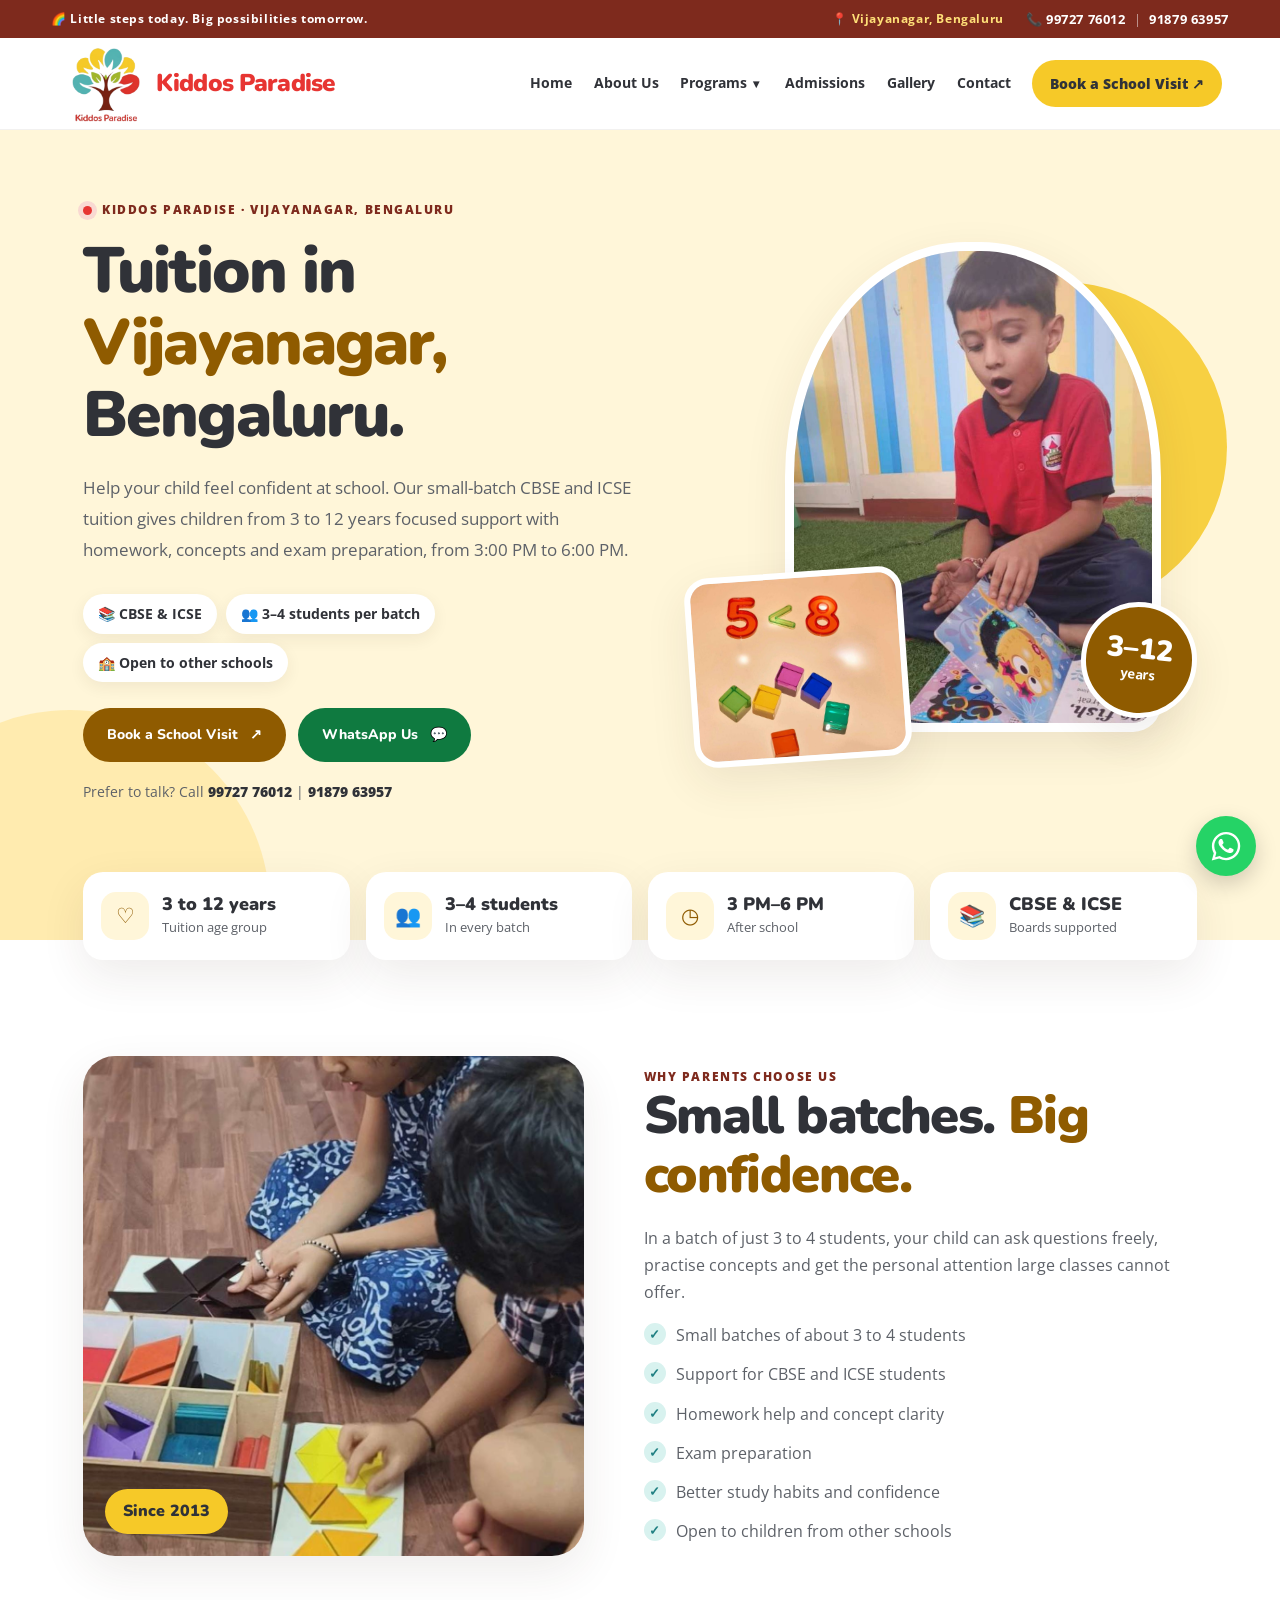
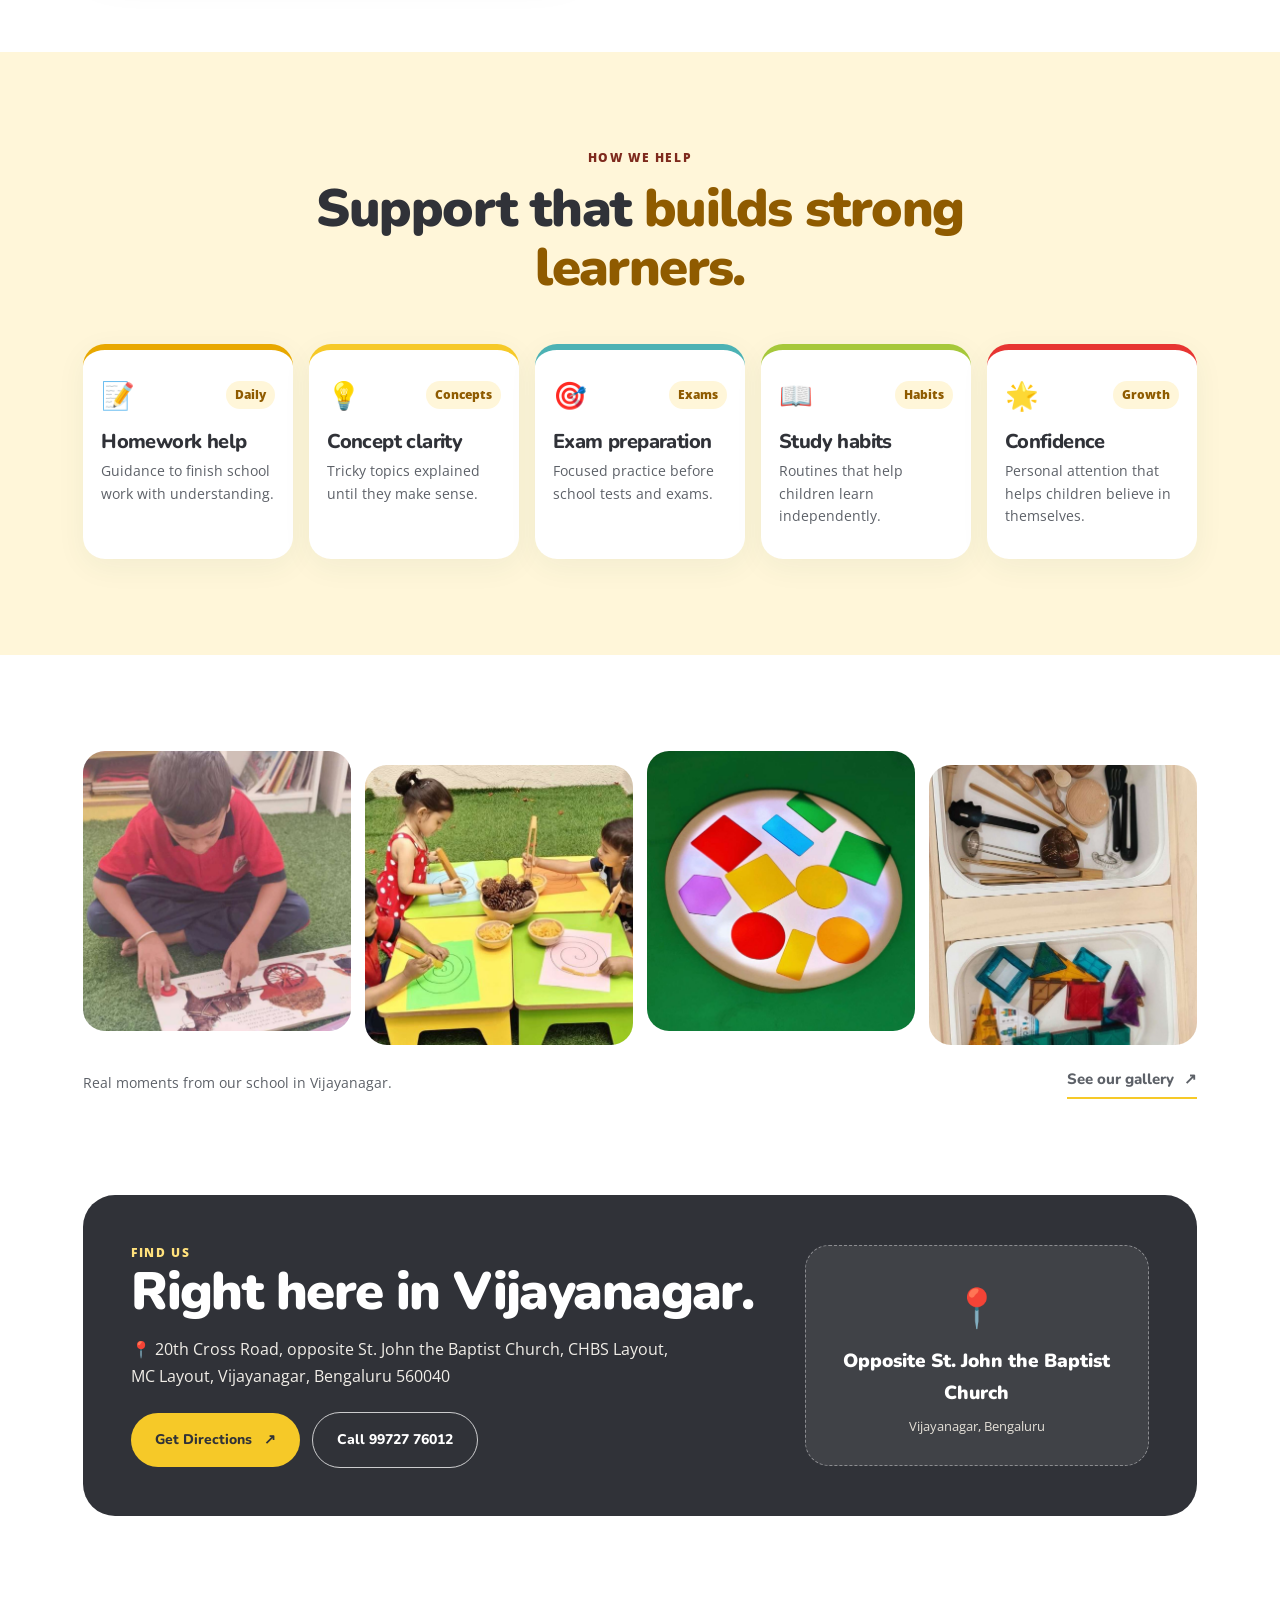
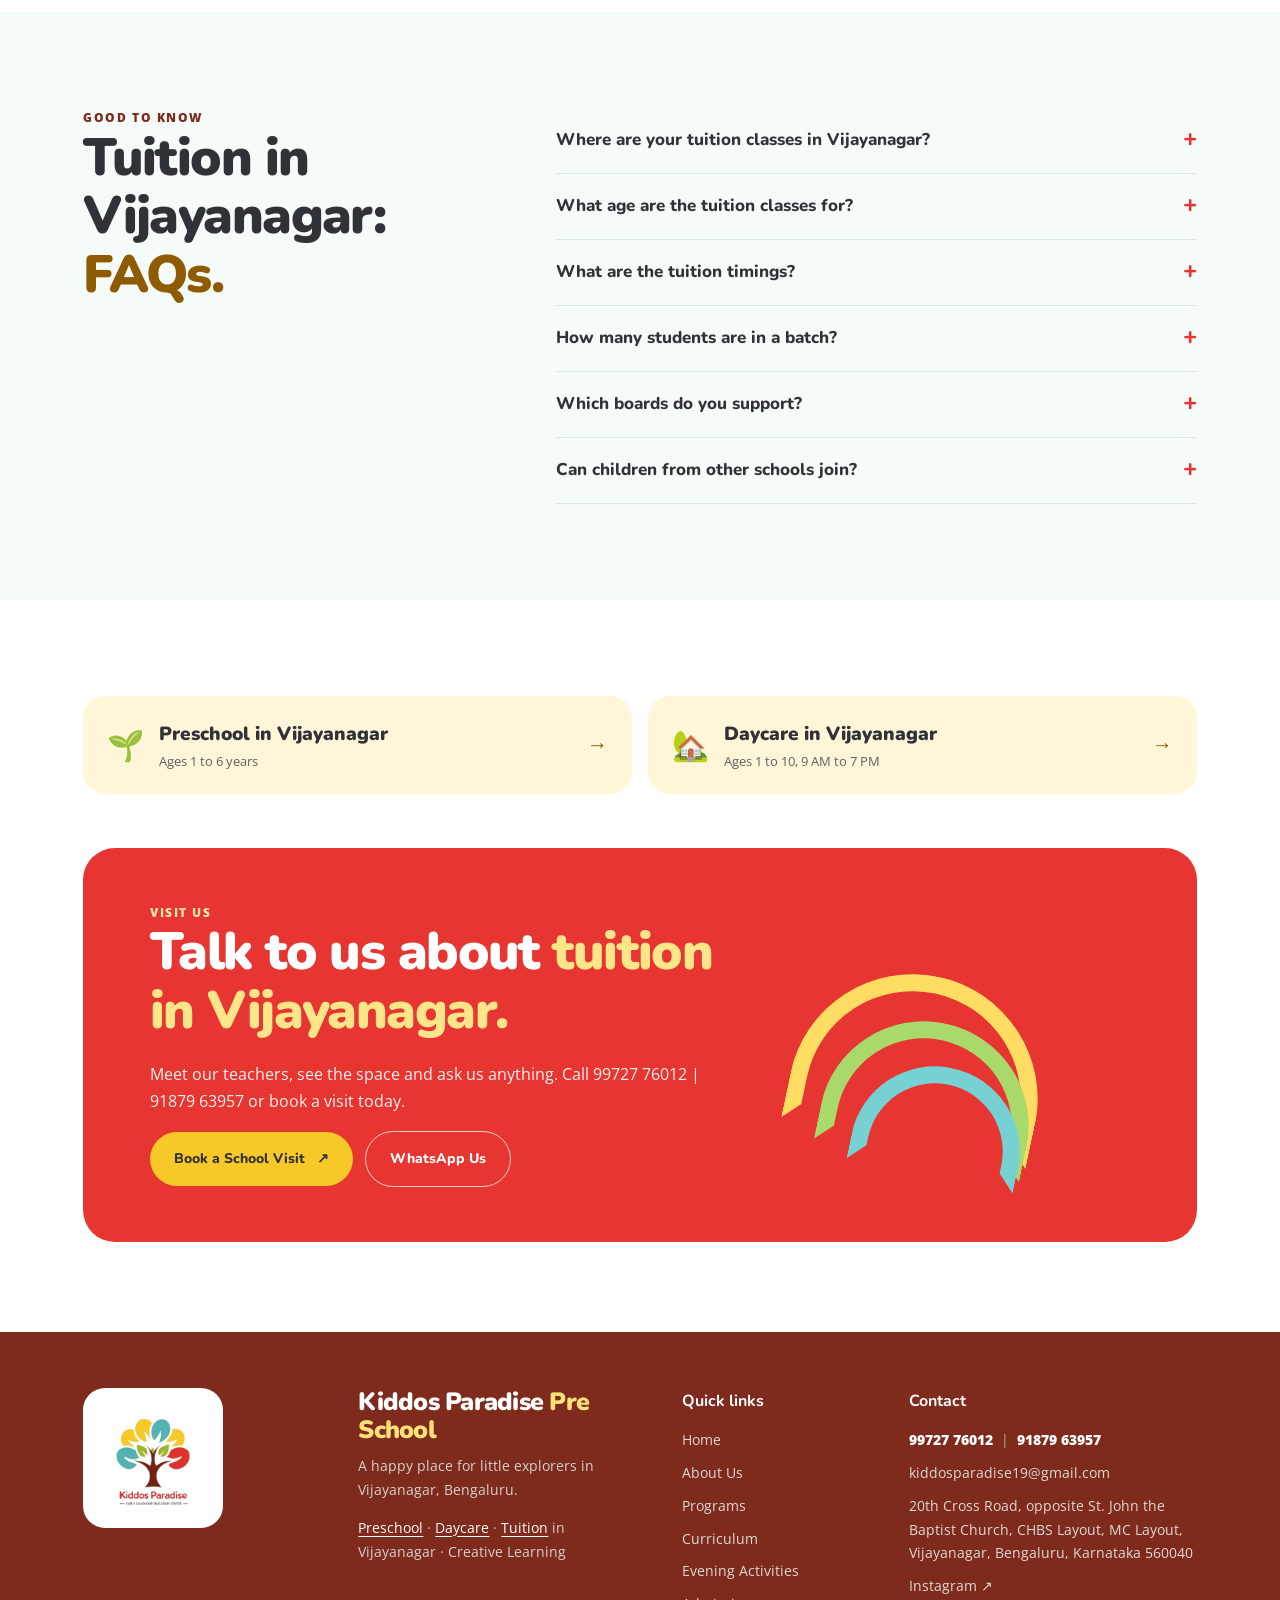
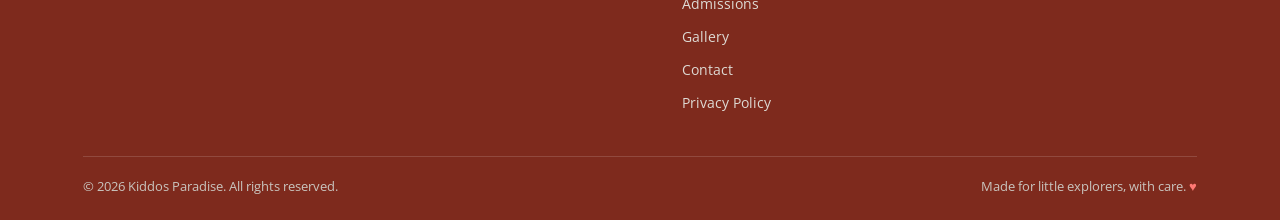
<file: tuition-in-vijayanagar.html>
<!doctype html>
<html lang="en">
<head>
  <meta charset="utf-8">
  <meta name="viewport" content="width=device-width, initial-scale=1">
  <meta name="theme-color" content="#fff9ee">
  <title>CBSE &amp; ICSE Tuition in Vijayanagar, Bengaluru | Kiddos Paradise</title>
  <meta name="description" content="Small-batch CBSE and ICSE tuition in Vijayanagar, Bengaluru for ages 3 to 12. Batches of 3 to 4 students, 3 PM to 6 PM. Open to children from other schools.">
  <link rel="canonical" href="https://kiddosparadise.com/tuition-in-vijayanagar">
  <meta property="og:type" content="website">
  <meta property="og:site_name" content="Kiddos Paradise">
  <meta property="og:title" content="CBSE &amp; ICSE Tuition in Vijayanagar, Bengaluru | Kiddos Paradise">
  <meta property="og:description" content="Small-batch CBSE and ICSE tuition in Vijayanagar, Bengaluru for ages 3 to 12. Batches of 3 to 4 students, 3 PM to 6 PM. Open to children from other schools.">
  <meta property="og:image" content="https://kiddosparadise.com/assets/img/kiddos-paradise-logo.png">
  <link rel="icon" type="image/png" href="assets/img/kiddos-paradise-logo.png">
  <link rel="preconnect" href="https://fonts.googleapis.com">
  <link rel="preconnect" href="https://fonts.gstatic.com" crossorigin>
  <link href="https://fonts.googleapis.com/css2?family=Nunito:wght@600;700;800;900&family=Open+Sans:wght@400;500;600;700&display=swap" rel="stylesheet">
  <link rel="stylesheet" href="assets/css/styles.css?v=20261124d">
  <script type="application/ld+json">
  {
    "@context": "https://schema.org",
    "@type": "Preschool",
    "name": "Kiddos Paradise Pre School",
    "url": "https://kiddosparadise.com/",
    "logo": "https://kiddosparadise.com/assets/img/kiddos-paradise-logo.png",
    "email": "kiddosparadise19@gmail.com",
    "telephone": ["+91-99727-76012", "+91-91879-63957"],
    "address": {
      "@type": "PostalAddress",
      "streetAddress": "20th Cross Road, opposite St. John the Baptist Church, CHBS Layout, MC Layout, Vijayanagar",
      "addressLocality": "Bengaluru",
      "addressRegion": "Karnataka",
      "postalCode": "560040",
      "addressCountry": "IN"
    },
    "sameAs": ["https://www.instagram.com/kiddos_explorers__hub/"]
  }
  </script>
</head>
<body class="launch">
  <a class="skip-link" href="#main">Skip to content</a>
  <div class="announcement">
    <span class="announcement-tagline">🌈 Little steps today. Big possibilities tomorrow.</span>
    <span class="announcement-info">
      <span class="announcement-location">📍 Vijayanagar, Bengaluru</span>
      <span class="announcement-phones"><span aria-hidden="true">📞</span> <a href="tel:+919972776012">99727 76012</a><span class="phone-sep">|</span><a href="tel:+919187963957">91879 63957</a></span>
    </span>
  </div>

  <header class="site-header">
    <a class="brand" href="index.html" aria-label="Kiddos Paradise home">
      <img src="assets/img/kiddos-paradise-logo.png" alt="Kiddos Paradise preschool and daycare logo, Vijayanagar, Bengaluru" class="brand-logo" width="128" height="128">
      <span class="brand-name" aria-hidden="true">Kiddos Paradise</span>
    </a>
    <button class="menu-toggle" type="button" aria-label="Open navigation" aria-expanded="false" aria-controls="main-nav">
      <span></span><span></span><span></span>
    </button>
    <nav id="main-nav" class="main-nav" aria-label="Main navigation">
      <a href="index.html">Home</a>
      <a href="about.html">About Us</a>
      <div class="nav-item has-sub">
        <a href="programs.html">Programs</a>
        <button class="sub-toggle" type="button" aria-expanded="false" aria-controls="programs-menu" aria-label="Show Programs submenu"><span aria-hidden="true">▾</span></button>
        <div class="sub-menu" id="programs-menu">
          <a href="curriculum.html">Curriculum</a>
          <a href="evening-activities.html">Evening Activities</a>
        </div>
      </div>
      <a href="admissions.html">Admissions</a>
      <a href="gallery.html">Gallery</a>
      <a href="contact.html">Contact</a>
      <a class="nav-cta" href="admissions.html?intent=visit#enquiry">Book a School Visit <span aria-hidden="true">↗</span></a>
    </nav>
  </header>

  <main id="main" class="lp lp-tuition">
    <section class="lp-hero section-pad" aria-labelledby="page-title">
      <div class="lp-copy">
        <div class="eyebrow"><span class="eyebrow-dot" aria-hidden="true"></span> Kiddos Paradise · Vijayanagar, Bengaluru</div>
        <h1 id="page-title">Tuition in <span class="lp-accent">Vijayanagar,</span> Bengaluru.</h1>
        <p class="hero-lead">Help your child feel confident at school. Our small-batch CBSE and ICSE tuition gives children from 3 to 12 years focused support with homework, concepts and exam preparation, from 3:00 PM to 6:00 PM.</p>
        <div class="lp-chips"><span>📚 CBSE &amp; ICSE</span><span>👥 3–4 students per batch</span><span>🏫 Open to other schools</span></div>
        <div class="hero-actions"><a class="button lp-primary" href="admissions.html?intent=visit&amp;program=Tuition%20Classes#enquiry">Book a School Visit <span aria-hidden="true">↗</span></a><a class="button button-whatsapp" href="https://wa.me/919972776012?text=Hello%20Kiddos%20Paradise%2C%20I%20am%20looking%20for%20CBSE%2FICSE%20tuition%20in%20Vijayanagar%20for%20my%20child%20%283%20to%2012%20years%29.%20Please%20share%20details%20on%20subjects%2C%20fees%20and%20batch%20availability." target="_blank" rel="noopener">WhatsApp Us <span aria-hidden="true">💬</span></a></div>
        <p class="lp-call">Prefer to talk? Call <a href="tel:+919972776012">99727 76012</a> | <a href="tel:+919187963957">91879 63957</a></p>
      </div>
      <div class="lp-visual">
        <div class="lp-sun" aria-hidden="true"></div>
        <div class="lp-photo-main"><img class="photo-img" src="assets/img/school/child-focused-learning.jpg" width="1080" height="1350" alt="Student in uniform reading aloud from a book at Kiddos Paradise in Vijayanagar, Bengaluru" fetchpriority="high" decoding="async"></div>
        <div class="lp-photo-small"><img class="photo-img" src="assets/img/school/number-comparison-activity.jpg" width="1080" height="1350" alt="Children working on a number comparison activity at Kiddos Paradise" fetchpriority="high" decoding="async"></div>
        <div class="lp-badge" aria-hidden="true"><strong>3–12</strong><span>years</span></div>
      </div>
    </section>

    <section class="lp-facts" aria-label="Key details">
        <div class="lp-fact"><span class="lp-fact-icon" aria-hidden="true">♡</span><div><strong>3 to 12 years</strong><small>Tuition age group</small></div></div>
        <div class="lp-fact"><span class="lp-fact-icon" aria-hidden="true">👥</span><div><strong>3–4 students</strong><small>In every batch</small></div></div>
        <div class="lp-fact"><span class="lp-fact-icon" aria-hidden="true">◷</span><div><strong>3 PM–6 PM</strong><small>After school</small></div></div>
        <div class="lp-fact"><span class="lp-fact-icon" aria-hidden="true">📚</span><div><strong>CBSE &amp; ICSE</strong><small>Boards supported</small></div></div>
    </section>

    <section class="section-pad" aria-labelledby="why-title">
      <div class="lp-why">
        <div class="lp-why-media"><img class="photo-img" src="assets/img/school/geometry-learning-materials.jpg" width="1080" height="1350" alt="Geometry learning materials laid out for a hands-on lesson at Kiddos Paradise" loading="lazy" decoding="async"><span class="lp-why-tag" aria-hidden="true">Since 2013</span></div>
        <div>
          <div class="section-kicker">Why parents choose us</div>
          <h2 id="why-title">Small batches. <span class="lp-accent">Big confidence.</span></h2>
          <p>In a batch of just 3 to 4 students, your child can ask questions freely, practise concepts and get the personal attention large classes cannot offer.</p>
          <ul class="tick-list">
            <li>Small batches of about 3 to 4 students</li>
            <li>Support for CBSE and ICSE students</li>
            <li>Homework help and concept clarity</li>
            <li>Exam preparation</li>
            <li>Better study habits and confidence</li>
            <li>Open to children from other schools</li>
          </ul>
        </div>
      </div>
    </section>

    <section class="lp-stages-band section-pad" aria-labelledby="stages-title">
      <div class="section-heading centered">
        <div class="section-kicker">How we help</div>
        <h2 id="stages-title">Support that <span class="lp-accent">builds strong learners.</span></h2>
      </div>
      <div class="lp-stages">
        <article class="lp-stage"><span class="lp-stage-top"><span class="lp-stage-emoji" aria-hidden="true">📝</span><span class="lp-stage-pill">Daily</span></span><h3>Homework help</h3><p>Guidance to finish school work with understanding.</p></article>
        <article class="lp-stage"><span class="lp-stage-top"><span class="lp-stage-emoji" aria-hidden="true">💡</span><span class="lp-stage-pill">Concepts</span></span><h3>Concept clarity</h3><p>Tricky topics explained until they make sense.</p></article>
        <article class="lp-stage"><span class="lp-stage-top"><span class="lp-stage-emoji" aria-hidden="true">🎯</span><span class="lp-stage-pill">Exams</span></span><h3>Exam preparation</h3><p>Focused practice before school tests and exams.</p></article>
        <article class="lp-stage"><span class="lp-stage-top"><span class="lp-stage-emoji" aria-hidden="true">📖</span><span class="lp-stage-pill">Habits</span></span><h3>Study habits</h3><p>Routines that help children learn independently.</p></article>
        <article class="lp-stage"><span class="lp-stage-top"><span class="lp-stage-emoji" aria-hidden="true">🌟</span><span class="lp-stage-pill">Growth</span></span><h3>Confidence</h3><p>Personal attention that helps children believe in themselves.</p></article>
      </div>
    </section>

    <section class="section-pad" aria-label="Photos from Kiddos Paradise">
      <div class="lp-strip">
        <div class="lp-strip-item"><img class="photo-img" src="assets/img/school/child-reading-book.jpg" width="1080" height="1350" alt="Child following a picture book during literacy time at Kiddos Paradise" loading="lazy" decoding="async"></div>
        <div class="lp-strip-item"><img class="photo-img" src="assets/img/school/children-tracing-work-time.jpg" width="1080" height="566" alt="Children tracing patterns at small tables during work time at Kiddos Paradise" loading="lazy" decoding="async"></div>
        <div class="lp-strip-item"><img class="photo-img" src="assets/img/school/light-table-shapes.jpg" width="1080" height="1350" alt="Shapes arranged on a light table for a hands-on learning activity" loading="lazy" decoding="async"></div>
        <div class="lp-strip-item"><img class="photo-img" src="assets/img/school/wooden-tools-magnetic-tiles.jpg" width="1080" height="1350" alt="Trays of wooden tools and magnetic tiles for hands-on learning" loading="lazy" decoding="async"></div>
      </div>
      <div class="gallery-foot"><span>Real moments from our school in Vijayanagar.</span><a class="text-link" href="gallery.html">See our gallery <span aria-hidden="true">↗</span></a></div>
    </section>

    <section class="section-pad lp-location-wrap" aria-labelledby="location-title">
      <div class="lp-location">
        <div>
          <div class="section-kicker">Find us</div>
          <h2 id="location-title">Right here in Vijayanagar.</h2>
          <p class="lp-address">📍 20th Cross Road, opposite St. John the Baptist Church, CHBS Layout, MC Layout, Vijayanagar, Bengaluru 560040</p>
          <div class="hero-actions"><a class="button button-yellow" href="https://www.google.com/maps/search/?api=1&amp;query=Kiddos+Paradise+Pre+School+20th+Cross+Road+Vijayanagar+Bengaluru+560040" target="_blank" rel="noopener noreferrer">Get Directions <span aria-hidden="true">↗</span></a><a class="button button-outline" href="tel:+919972776012">Call 99727 76012</a></div>
        </div>
        <div class="lp-landmark" aria-hidden="true"><span>📍</span><strong>Opposite St. John the Baptist Church</strong><small>Vijayanagar, Bengaluru</small></div>
      </div>
    </section>

    <section class="faq section-pad" aria-labelledby="faq-title">
      <div class="faq-heading"><div class="section-kicker">Good to know</div><h2 id="faq-title">Tuition in Vijayanagar: <span class="lp-accent">FAQs.</span></h2></div>
      <div class="faq-list">
        <details><summary>Where are your tuition classes in Vijayanagar?<span aria-hidden="true">+</span></summary><p>We are on 20th Cross Road, opposite St. John the Baptist Church, CHBS Layout, MC Layout, Vijayanagar, Bengaluru 560040.</p></details>
        <details><summary>What age are the tuition classes for?<span aria-hidden="true">+</span></summary><p>Our tuition classes are for children from 3 to 12 years. Please ask the school about supported grades and subjects.</p></details>
        <details><summary>What are the tuition timings?<span aria-hidden="true">+</span></summary><p>Tuition runs from 3:00 PM to 6:00 PM.</p></details>
        <details><summary>How many students are in a batch?<span aria-hidden="true">+</span></summary><p>Batches are small, with about 3 to 4 students.</p></details>
        <details><summary>Which boards do you support?<span aria-hidden="true">+</span></summary><p>We support children studying under the CBSE and ICSE boards.</p></details>
        <details><summary>Can children from other schools join?<span aria-hidden="true">+</span></summary><p>Yes. Our evening classes and tuition are open to children from the neighbourhood and other schools.</p></details>
      </div>
    </section>

    <section class="section-pad lp-also-wrap" aria-label="Other programs in Vijayanagar">
      <div class="lp-also">
        <a class="lp-also-card" href="preschool-in-vijayanagar.html"><span aria-hidden="true">🌱</span><div><strong>Preschool in Vijayanagar</strong><small>Ages 1 to 6 years</small></div><b aria-hidden="true">→</b></a>
        <a class="lp-also-card" href="daycare-in-vijayanagar.html"><span aria-hidden="true">🏡</span><div><strong>Daycare in Vijayanagar</strong><small>Ages 1 to 10, 9 AM to 7 PM</small></div><b aria-hidden="true">→</b></a>
      </div>
    </section>

    <section class="admissions section-pad" style="padding-top:0" aria-labelledby="cta-title">
      <div class="admissions-card">
        <div class="admissions-copy">
          <div class="section-kicker">Visit us</div>
          <h2 id="cta-title">Talk to us about <span>tuition in Vijayanagar.</span></h2>
          <p>Meet our teachers, see the space and ask us anything. Call 99727 76012 | 91879 63957 or book a visit today.</p>
          <div class="hero-actions"><a class="button button-yellow" href="admissions.html?intent=visit&amp;program=Tuition%20Classes#enquiry">Book a School Visit <span aria-hidden="true">↗</span></a><a class="button button-outline" href="https://wa.me/919972776012?text=Hello%20Kiddos%20Paradise%2C%20I%20am%20looking%20for%20CBSE%2FICSE%20tuition%20in%20Vijayanagar%20for%20my%20child%20%283%20to%2012%20years%29.%20Please%20share%20details%20on%20subjects%2C%20fees%20and%20batch%20availability." target="_blank" rel="noopener">WhatsApp Us</a></div>
        </div>
        <div class="admissions-illustration" aria-hidden="true"><div class="rainbow"></div><div class="rainbow rainbow-two"></div><div class="rainbow rainbow-three"></div></div>
      </div>
    </section>
  </main>

  <footer class="site-footer">
    <div class="footer-main">
      <a href="index.html" class="footer-brand" aria-label="Kiddos Paradise home"><img src="assets/img/kiddos-paradise-logo.png" alt="Kiddos Paradise Early Childhood Education Center logo" width="140" height="140" loading="lazy"></a>
      <div class="footer-tagline">
        <h2>Kiddos Paradise <span>Pre School</span></h2>
        <p>A happy place for little explorers in Vijayanagar, Bengaluru.</p>
        <p><a href="preschool-in-vijayanagar.html">Preschool</a> · <a href="daycare-in-vijayanagar.html">Daycare</a> · <a href="tuition-in-vijayanagar.html">Tuition</a> in Vijayanagar · Creative Learning</p>
      </div>
      <nav class="footer-links" aria-label="Footer">
        <strong>Quick links</strong>
        <a href="index.html">Home</a>
        <a href="about.html">About Us</a>
        <a href="programs.html">Programs</a>
        <a href="curriculum.html">Curriculum</a>
        <a href="evening-activities.html">Evening Activities</a>
        <a href="admissions.html">Admissions</a>
        <a href="gallery.html">Gallery</a>
        <a href="contact.html">Contact</a>
        <a href="privacy.html">Privacy Policy</a>
      </nav>
      <div class="footer-contact">
        <strong>Contact</strong>
        <span class="footer-phones"><a href="tel:+919972776012">99727 76012</a><span class="phone-sep">|</span><a href="tel:+919187963957">91879 63957</a></span>
        <a href="mailto:kiddosparadise19@gmail.com">kiddosparadise19@gmail.com</a>
        <span>20th Cross Road, opposite St. John the Baptist Church, CHBS Layout, MC Layout, Vijayanagar, Bengaluru, Karnataka 560040</span>
        <a href="https://www.instagram.com/kiddos_explorers__hub/" target="_blank" rel="noopener noreferrer">Instagram ↗</a>
      </div>
    </div>
    <div class="footer-bottom">
      <span>© <span data-year>2026</span> Kiddos Paradise. All rights reserved.</span>
      <span>Made for little explorers, with care. <span class="footer-heart" aria-hidden="true">♥</span></span>
    </div>
  </footer>

  <div class="mobile-actions" aria-label="Quick contact">
    <a href="tel:+919972776012">☎ Call</a>
    <a href="admissions.html?intent=visit#enquiry">✦ Book Visit</a>
  </div>
  <a class="whatsapp-float" href="https://wa.me/919972776012?text=Hello%20Kiddos%20Paradise%2C%20I%20am%20looking%20for%20CBSE%2FICSE%20tuition%20in%20Vijayanagar%20for%20my%20child%20%283%20to%2012%20years%29.%20Please%20share%20details%20on%20subjects%2C%20fees%20and%20batch%20availability." target="_blank" rel="noopener" aria-label="Chat with Kiddos Paradise on WhatsApp (opens in a new tab)">
    <svg viewBox="0 0 24 24" width="30" height="30" aria-hidden="true" focusable="false"><path fill="currentColor" d="M17.47 14.38c-.3-.15-1.76-.87-2.03-.97-.27-.1-.47-.15-.67.15-.2.3-.77.97-.94 1.17-.17.2-.35.22-.65.07-.3-.15-1.26-.46-2.4-1.48-.89-.79-1.49-1.77-1.66-2.07-.17-.3-.02-.46.13-.61.13-.13.3-.35.45-.52.15-.17.2-.3.3-.5.1-.2.05-.37-.02-.52-.08-.15-.67-1.62-.92-2.22-.24-.58-.49-.5-.67-.51h-.57c-.2 0-.52.07-.79.37-.27.3-1.04 1.02-1.04 2.48s1.07 2.88 1.21 3.07c.15.2 2.1 3.2 5.08 4.49.71.31 1.26.49 1.69.63.71.23 1.36.19 1.87.12.57-.09 1.76-.72 2-1.41.25-.7.25-1.29.17-1.41-.07-.13-.27-.2-.57-.35zM12.05 21.5h-.01a9.4 9.4 0 0 1-4.8-1.31l-.34-.2-3.57.94.95-3.48-.22-.36a9.4 9.4 0 0 1-1.44-5.01c0-5.2 4.23-9.43 9.44-9.43 2.52 0 4.89.98 6.67 2.77a9.37 9.37 0 0 1 2.76 6.67c0 5.2-4.24 9.43-9.44 9.43zm8.03-17.46A11.27 11.27 0 0 0 12.05.72C5.8.72.7 5.81.7 12.07c0 2 .52 3.95 1.52 5.67L.6 23.5l5.9-1.55a11.33 11.33 0 0 0 5.54 1.41h.01c6.26 0 11.35-5.09 11.35-11.35 0-3.03-1.18-5.88-3.32-8.02z"/></svg>
  </a>
  <script src="assets/js/main.js?v=20261124a"></script>
</body>
</html>
</file>
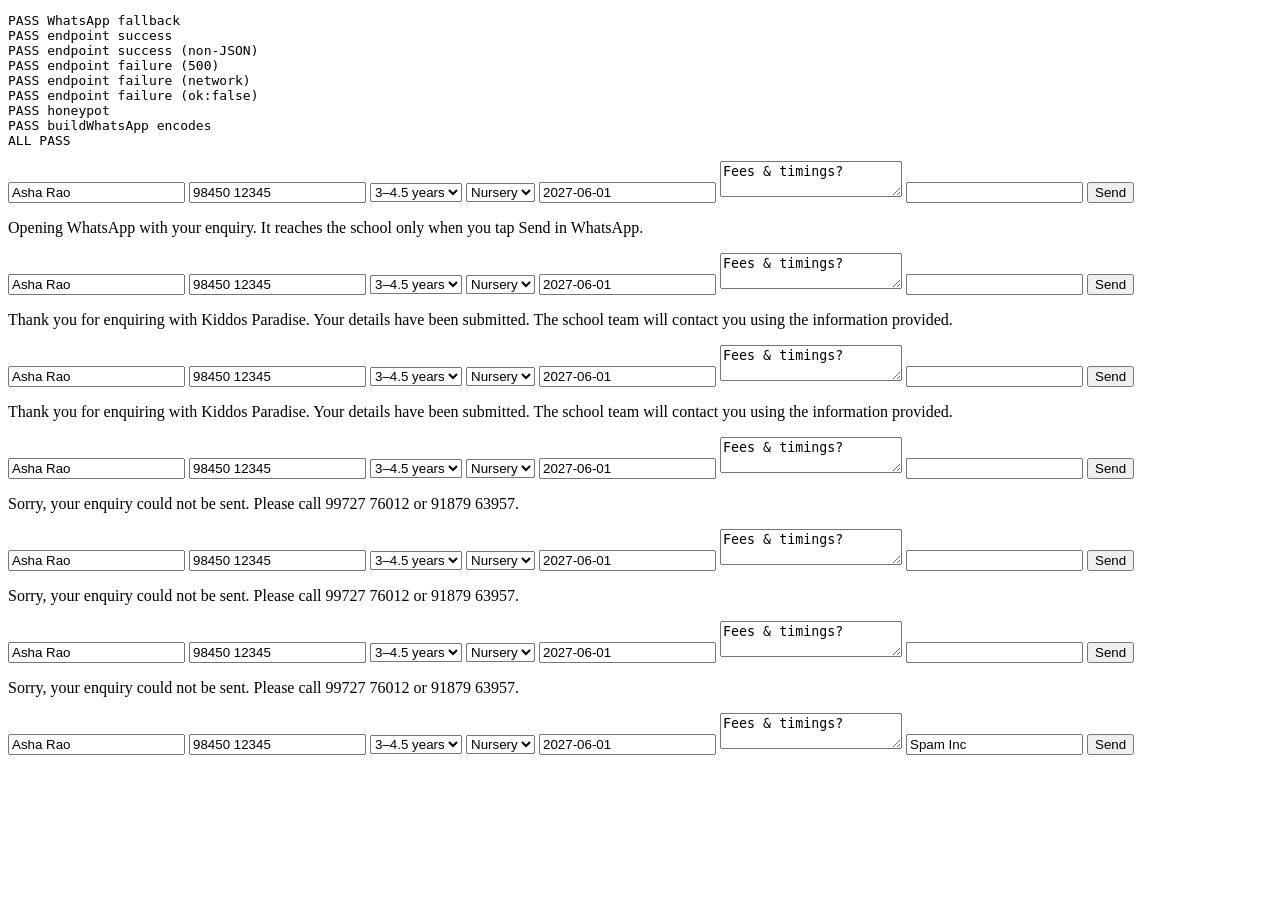
<file: tests/form.test.html>
<!doctype html>
<html lang="en">
<head><meta charset="utf-8"><title>Enquiry form tests</title></head>
<body>
<!-- Run: serve the repo root, then chrome --headless=new --dump-dom http://localhost:8080/tests/form.test.html -->
<template id="fixture">
  <form class="enquiry-form" novalidate>
    <input name="parentName" value="Asha Rao">
    <input name="phone" value="98450 12345">
    <select name="childAge"><option selected>3–4.5 years</option></select>
    <select name="program"><option selected>Nursery</option></select>
    <input name="startDate" value="2027-06-01">
    <textarea name="message">Fees & timings?</textarea>
    <input name="company" value="">
    <button type="submit">Send</button>
    <p class="form-status"></p>
  </form>
</template>
<pre id="out"></pre>
<script src="../assets/js/main.js"></script>
<script>
const out = document.getElementById('out');
const results = [];
const check = (name, ok, detail = '') => results.push(`${ok ? 'PASS' : 'FAIL'} ${name}${ok ? '' : ' :: ' + detail}`);
const makeForm = () => {
  const node = document.getElementById('fixture').content.firstElementChild.cloneNode(true);
  document.body.appendChild(node);
  return node;
};

(async () => {
  const M = KP.MESSAGES;

  // WhatsApp fallback
  {
    const form = makeForm(); let navigated = null;
    const r = await KP.submitEnquiry(form, { endpoint: '', fetchImpl: () => { throw new Error('no fetch'); }, navigate: u => { navigated = u; } });
    const status = form.querySelector('.form-status').textContent;
    check('WhatsApp fallback', r === 'whatsapp' && String(navigated).startsWith('https://wa.me/919972776012?text=') && status === M.whatsapp,
      JSON.stringify({ r, navigated, status }));
  }

  // endpoint success
  {
    const form = makeForm(); let body = null;
    const r = await KP.submitEnquiry(form, { endpoint: 'https://example.test/f', fetchImpl: async (u, o) => { body = o.body; return { ok: true, status: 200, json: async () => ({ ok: true }) }; }, navigate: () => {} });
    const status = form.querySelector('.form-status').textContent;
    check('endpoint success', r === 'sent' && status === M.sent && body instanceof URLSearchParams && body.get('parentName') === 'Asha Rao' && body.get('message') === 'Fees & timings?' && !body.has('company'),
      JSON.stringify({ r, status, body: String(body) }));
  }

  // endpoint success without a JSON body (e.g. Formspree-style plain 200) still counts as sent
  {
    const form = makeForm();
    const r = await KP.submitEnquiry(form, { endpoint: 'https://example.test/f', fetchImpl: async () => ({ ok: true, status: 200, json: async () => { throw new SyntaxError('not json'); } }), navigate: () => {} });
    check('endpoint success (non-JSON)', r === 'sent', JSON.stringify({ r }));
  }

  // endpoint failure (HTTP 500, network error, and HTTP 200 with {ok:false} from the Apps Script)
  for (const [label, impl] of [
    ['500', async () => ({ ok: false, status: 500 })],
    ['network', async () => { throw new TypeError('Failed to fetch'); }],
    ['ok:false', async () => ({ ok: true, status: 200, json: async () => ({ ok: false, error: 'Missing fields' }) })],
  ]) {
    const form = makeForm();
    const r = await KP.submitEnquiry(form, { endpoint: 'https://example.test/f', fetchImpl: impl, navigate: () => {} });
    const status = form.querySelector('.form-status').textContent;
    const btn = form.querySelector('[type=submit]');
    check(`endpoint failure (${label})`, r === 'error' && status === M.error && !btn.disabled && status.includes('99727 76012') && status.includes('91879 63957'),
      JSON.stringify({ r, status, disabled: btn.disabled }));
  }

  // honeypot
  {
    const form = makeForm(); form.querySelector('[name=company]').value = 'Spam Inc';
    let called = false;
    const r = await KP.submitEnquiry(form, { endpoint: 'https://example.test/f', fetchImpl: async () => { called = true; return { ok: true }; }, navigate: () => { called = true; } });
    check('honeypot', r === 'blocked' && !called, JSON.stringify({ r, called }));
  }

  // buildWhatsApp encodes
  {
    const url = KP.buildWhatsApp({ parentName: 'A', phone: '1', childAge: '2–3 years', program: 'Playgroup', startDate: '', message: 'Fees & timings?' });
    check('buildWhatsApp encodes', url.includes('%26') && !url.includes('& timings') && url.includes(encodeURIComponent('Program: Playgroup')), url);
  }

  out.textContent = results.join('\n') + `\n${results.every(r => r.startsWith('PASS')) ? 'ALL PASS' : 'SOME FAILED'}`;
})().catch(e => { out.textContent = 'FAIL harness :: ' + e; });
</script>
</body>
</html>
</file>
<file: assets/css/styles.css>
/* Kiddos Paradise — bright, playful, responsive static website
   Launch switch: add class="launch" to <body> on every page to hide all .review-note items. */
:root{
  --yellow:#f6c928;--teal:#4cb2b4;--teal-dark:#1f7f82;--green:#a6c83a;--coral:#e73532;--coral-dark:#c42a28;--brown:#7e2a1d;
  --cream:#fff9ee;--cream-2:#fff7e7;--mint-bg:#f5fbf8;--ink:#303238;--muted:#5d6168;--white:#fff;--line:#ece6d9;
  --font-head:'Nunito',sans-serif;--font-body:'Open Sans',sans-serif;--radius:26px;
  --shadow:0 16px 45px rgba(62,48,30,.09);
}
*{box-sizing:border-box}
html{scroll-behavior:smooth;scroll-padding-top:110px}
body{margin:0;background:#fff;color:var(--ink);font-family:var(--font-body);font-size:16px;line-height:1.7;overflow-x:hidden}
img{display:block;max-width:100%}
a{color:inherit;text-decoration:none}
button,input,select,textarea{font:inherit}
button,a{-webkit-tap-highlight-color:transparent}
button:focus-visible,a:focus-visible,input:focus-visible,select:focus-visible,textarea:focus-visible,summary:focus-visible{outline:3px solid var(--teal-dark);outline-offset:3px}
.skip-link{position:absolute;left:12px;top:-60px;z-index:100;background:var(--ink);color:#fff;padding:10px 16px;border-radius:10px;font-weight:700}
.skip-link:focus{top:12px}
.section-pad{padding:96px max(6.5vw,24px)}
h1,h2,h3,p{margin-top:0}
h1,h2,h3{font-family:var(--font-head);letter-spacing:-.03em;line-height:1.12;color:var(--ink)}
h1{font-size:clamp(2.9rem,6vw,5.4rem);font-weight:900;max-width:720px;margin:18px 0 24px}
h2{font-size:clamp(2.2rem,4.1vw,3.6rem);font-weight:900;margin-bottom:20px}
h3{font-weight:800}
p{color:var(--muted)}
.text-coral{color:var(--coral)}.text-teal{color:var(--teal-dark)}

/* Review notes — unconfirmed details for client review; hidden when body has .launch */
.review-note{display:inline-block;font-size:12px;font-weight:700;line-height:1.5;color:#7a5200;background:#fff0bc;border-radius:6px;padding:3px 8px;margin:6px 0 0}
p.review-note,div.review-note{display:block;width:fit-content;max-width:100%}
body.launch .review-note{display:none}

/* Announcement + header */
.announcement{display:flex;justify-content:space-between;align-items:center;flex-wrap:wrap;gap:6px 26px;background:var(--brown);color:#fff;padding:8px clamp(18px,4vw,64px);font-size:12px;letter-spacing:.05em;font-weight:700}
.announcement-info{display:flex;align-items:center;flex-wrap:wrap;gap:6px 22px;margin-left:auto}
.announcement-location{color:#ffe078}
.announcement-phones{font-size:13px;white-space:nowrap}
.announcement-phones a{color:#fff;text-decoration:none}
.announcement-phones a:hover,.announcement-phones a:focus-visible{color:#ffe078;text-decoration:underline}
.announcement .phone-sep{color:#ffffff8c}
.site-header{height:92px;padding:6px max(4.5vw,20px);display:flex;align-items:center;justify-content:space-between;gap:22px;background:rgba(255,255,255,.97);position:sticky;top:0;z-index:50;border-bottom:1px solid rgba(40,30,10,.06);backdrop-filter:blur(12px)}
.brand{display:flex;align-items:center;flex-shrink:0;height:100%;overflow:hidden}
.brand-logo{width:128px;height:128px;object-fit:contain;margin:-18px -16px}
.brand-name{margin-left:2px;font-family:var(--font-head);font-size:clamp(20px,1.9vw,28px);font-weight:900;letter-spacing:-.03em;line-height:1;color:var(--coral);white-space:nowrap}
.main-nav{display:flex;align-items:center;gap:clamp(10px,1.7vw,24px);font-size:14px;font-weight:700}
.main-nav>a:not(.nav-cta){transition:color .2s;padding:6px 0;border-bottom:2px solid transparent;white-space:nowrap}
.main-nav>a:not(.nav-cta):hover{color:var(--coral)}
.main-nav>a[aria-current="page"]{color:var(--coral);border-bottom-color:var(--yellow)}
.nav-cta{padding:12px 18px;background:var(--yellow);border-radius:999px;font-weight:900;white-space:nowrap}
.menu-toggle{display:none;border:0;background:var(--cream);border-radius:12px;width:46px;height:46px;padding:12px;cursor:pointer}
.menu-toggle span{display:block;height:2px;background:var(--ink);margin:5px 0;border-radius:2px}
/* Programs dropdown (Curriculum, Evening Activities) */
.nav-item{position:relative;display:flex;align-items:center;gap:2px}
.nav-item>a{transition:color .2s;padding:6px 0;border-bottom:2px solid transparent;white-space:nowrap}
.nav-item>a:hover{color:var(--coral)}
.nav-item>a[aria-current="page"],.has-sub:has([aria-current="page"])>a{color:var(--coral);border-bottom-color:var(--yellow)}
.sub-toggle{border:0;background:none;padding:4px;cursor:pointer;color:inherit;font-size:12px;line-height:1;transition:transform .2s}
.has-sub:hover .sub-toggle,.has-sub.sub-open .sub-toggle{transform:rotate(180deg)}
.sub-menu{display:none;position:absolute;top:100%;left:-18px;z-index:60;min-width:210px;padding:10px;background:#fff;border:1px solid #efe7d6;border-radius:16px;box-shadow:var(--shadow)}
.has-sub:hover .sub-menu,.has-sub:focus-within .sub-menu,.has-sub.sub-open .sub-menu{display:grid;gap:2px}
.has-sub:before{content:"";position:absolute;left:0;right:0;top:100%;height:12px}
.sub-menu a{display:block;padding:10px 14px;border-radius:10px;white-space:nowrap}
.sub-menu a:hover,.sub-menu a:focus-visible{background:var(--cream-2);color:var(--coral)}
.sub-menu a[aria-current="page"]{background:#fff0b8;color:var(--coral)}

/* Buttons + links */
.button{display:inline-flex;align-items:center;justify-content:center;gap:12px;border:0;border-radius:999px;padding:15px 24px;font-size:14px;font-weight:800;font-family:var(--font-head);cursor:pointer;transition:transform .2s,box-shadow .2s,background .2s}
.button:hover{transform:translateY(-3px);box-shadow:0 10px 20px #30261a1a}
.button[disabled]{opacity:.6;cursor:wait;transform:none}
.button-coral{background:var(--coral);color:#fff}.button-coral:hover{background:var(--coral-dark)}
.button-light{background:#fff;color:var(--ink);border:1px solid #e9e2d5}
.button-dark{background:var(--ink);color:#fff}
.button-outline{background:transparent;color:#fff;border:1.5px solid #ffffffc0}
.button-yellow{background:var(--yellow);color:var(--ink)}
.hero-actions{display:flex;align-items:center;flex-wrap:wrap;gap:12px}
.text-link{font-family:var(--font-head);font-weight:800;font-size:15px;display:inline-flex;gap:10px;align-items:center;border-bottom:2px solid var(--yellow);padding-bottom:4px}
.text-link:hover{color:var(--coral)}
.eyebrow,.section-kicker{font-size:12px;font-weight:800;letter-spacing:.13em;color:var(--brown);text-transform:uppercase}
.eyebrow{display:flex;align-items:center;gap:10px}
.eyebrow-dot{height:9px;width:9px;border-radius:50%;background:var(--coral);box-shadow:0 0 0 5px #f9d9d2;flex-shrink:0}

/* Photo placeholder — replace with real, consent-approved school photos */
.photo-ph{display:flex;flex-direction:column;align-items:center;justify-content:center;gap:6px;text-align:center;padding:18px;width:100%;height:100%;min-height:160px;background:repeating-linear-gradient(135deg,#ffffff33 0 14px,transparent 14px 28px),var(--ph,#fff0b8);color:#4b4338}
.photo-ph .ph-icon{font-size:32px;line-height:1}
.photo-ph strong{font-family:var(--font-head);font-size:15px}
.photo-ph small{font-size:12px;color:#6b6152}
.ph-yellow{--ph:#fff0b8}.ph-teal{--ph:#d8f2ef}.ph-coral{--ph:#ffe0d9}.ph-green{--ph:#e5f1ce}.ph-lilac{--ph:#eae2ff}.ph-peach{--ph:#ffe8d5}

/* Home hero */
.hero{min-height:640px;display:grid;grid-template-columns:1.05fr .95fr;align-items:center;gap:30px;background:var(--cream);position:relative;isolation:isolate;padding-top:72px;padding-bottom:72px}
.hero:before{content:"";position:absolute;left:-120px;bottom:-150px;width:360px;height:360px;border-radius:50%;background:#f9e8a0;opacity:.38;z-index:-1}
.hero-copy{position:relative;z-index:2}
.hero-lead{max-width:560px;font-size:17px;line-height:1.85;margin-bottom:28px}
.hero-contact{display:flex;align-items:center;gap:12px;margin-top:30px}
.contact-icon{width:46px;height:46px;display:grid;place-items:center;background:#fff;border-radius:50%;color:var(--coral);font-size:20px;box-shadow:0 5px 15px #0000000a;flex-shrink:0}
.hero-contact small,.hero-contact strong{display:block}
.hero-contact small{font-size:13px;color:var(--muted)}
.hero-contact strong{font-family:var(--font-head);font-size:18px}
.phone-sep{color:#b8b0a1;padding:0 8px;font-weight:400}
.hero-location{margin:10px 0 0;font-size:14px;font-weight:700;color:var(--brown)}
.hero-proof{display:flex;align-items:center;flex-wrap:wrap;gap:9px;font-size:14px;margin-top:22px;color:#5f5b51}
.proof-star{color:#c99a00;font-size:19px}.proof-separator{color:var(--coral)}
.hero-visual{position:relative;min-height:470px;display:flex;align-items:center;justify-content:center}
.hero-photo-wrap{width:min(83%,420px);height:430px;position:relative;z-index:1;border-radius:48% 48% 28px 28px;border:9px solid #fff;box-shadow:var(--shadow);transform:rotate(2deg);overflow:hidden}
.visual-sun{position:absolute;width:380px;height:380px;background:#f9d75c;border-radius:48% 52% 48% 52%;transform:rotate(-18deg);right:4%;top:6%;z-index:-1}
.card-note{position:absolute;right:0;top:7%;z-index:3;background:#fff;border-radius:17px;padding:14px 19px;box-shadow:var(--shadow);transform:rotate(7deg);font-size:13px;line-height:1.25}
.card-note span{display:block;color:var(--muted)}
.card-note strong{display:block;color:var(--coral);font-family:var(--font-head);font-size:20px}
.floating-shape{position:absolute;border:5px solid #fff;box-shadow:0 6px 16px #0000000d;z-index:2}
.shape-one{width:55px;height:55px;border-radius:50%;background:var(--coral);bottom:12%;right:3%}
.shape-two{width:39px;height:39px;border-radius:50%;background:var(--teal);top:24%;left:1%}
.shape-three{width:27px;height:27px;border-radius:8px;background:var(--green);bottom:27%;left:6%;transform:rotate(20deg)}
.visual-sticker{position:absolute;z-index:4;right:0;bottom:3%;background:var(--teal);color:#fff;border:5px solid #fff;border-radius:50%;width:105px;height:105px;display:grid;place-content:center;text-align:center;font-family:var(--font-head);font-size:14px;font-weight:900;line-height:1.15;transform:rotate(9deg);box-shadow:var(--shadow)}
.visual-sticker span{color:#fff6a6}
.doodle{position:absolute;font-size:44px;color:var(--coral);opacity:.8}

/* Ticker */
.ticker{background:var(--yellow);overflow:hidden;white-space:nowrap;padding:15px 0}
.ticker-track{display:flex;justify-content:space-around;gap:45px;min-width:850px;font-size:13px;letter-spacing:.1em;font-weight:800;color:#4d3a00}

/* Inner page hero */
.page-hero{background:var(--cream);padding-top:72px;padding-bottom:64px;position:relative;overflow:hidden;isolation:isolate}
.page-hero:after{content:"";position:absolute;right:-90px;top:-110px;width:320px;height:320px;border-radius:50%;background:#f9e8a0;opacity:.5;z-index:-1}
.page-hero h1{font-size:clamp(2.6rem,5vw,4.4rem);max-width:860px}
.page-hero .hero-lead{max-width:700px}

/* Section headings */
.section-heading{position:relative;z-index:1}
.centered{text-align:center;max-width:780px;margin:0 auto 46px}
.section-heading h2{margin-top:12px}
.section-heading p{font-size:16px}
.center-cta{text-align:center;margin-top:32px}
.small-print{font-size:13px;color:#6f685c;max-width:900px;margin:24px auto 0;text-align:center}

/* Welcome */
.welcome-grid{display:grid;grid-template-columns:1fr 1fr;gap:9%;align-items:center}
.welcome-copy p{font-size:16px;line-height:1.9}
.stats-row{display:grid;grid-template-columns:repeat(3,1fr);gap:20px;margin-top:56px;border-top:1px solid var(--line);padding-top:30px}
.stat{display:flex;align-items:center;gap:13px}
.stat-icon{width:48px;height:48px;display:grid;place-items:center;border-radius:15px;font-size:22px;flex-shrink:0}
.stat strong,.stat small{display:block}
.stat strong{font-family:var(--font-head);font-size:17px}
.stat small{font-size:13px;color:var(--muted)}
.bg-yellow{background:#fff0b8;color:#8a6700}.bg-teal{background:#d8f2ef;color:#1f7f82}.bg-coral{background:#ffe0d9;color:#bd332b}.bg-lilac{background:#eae2ff;color:#5b3fa8}.bg-green{background:#e5f1ce;color:#4f6a12}

/* Program cards */
.programs{background:var(--cream-2);position:relative;overflow:hidden}
.program-grid{display:grid;grid-template-columns:repeat(3,1fr);gap:18px;position:relative;z-index:1}
.program-card{border-radius:23px;padding:25px 23px 20px;min-height:250px;display:flex;flex-direction:column;transition:transform .22s,box-shadow .22s;border:1px solid #3c32200a}
a.program-card:hover{transform:translateY(-5px);box-shadow:var(--shadow)}
.program-yellow{background:#fff0b8}.program-teal{background:#d8f2ef}.program-coral{background:#ffe0d9}.program-lilac{background:#eae2ff}.program-blue{background:#dceeff}.program-peach{background:#ffe8d5}.program-mint{background:#e5f1ce}
.program-top{display:flex;align-items:center;justify-content:space-between;gap:10px;margin-bottom:18px}
.program-emoji{width:50px;height:50px;background:#ffffffa6;border-radius:16px;display:grid;place-items:center;font-size:25px}
.age-pill{font-size:12px;font-weight:800;background:#ffffffb8;padding:6px 11px;border-radius:99px;text-align:right}
.program-card h3{font-size:21px;margin-bottom:8px}
.program-card p{font-size:14px;line-height:1.75;margin-bottom:18px;color:#4f504f}
.program-meta{margin-top:auto;border-top:1px solid #4a44301c;padding-top:12px;display:flex;flex-wrap:wrap;gap:7px;justify-content:space-between;font-size:13px;font-weight:700;color:#4f4b42}

/* Approach */
.approach-grid{display:grid;grid-template-columns:1fr 1fr;gap:8%;align-items:center}
.approach-visual{position:relative;min-height:480px}
.approach-photo-main{position:absolute;left:6%;top:2%;width:75%;height:410px;border:8px solid #fff;border-radius:46% 46% 25px 25px;overflow:hidden;box-shadow:var(--shadow);transform:rotate(-3deg)}
.approach-photo-small{position:absolute;right:0;bottom:2%;width:44%;height:180px;border:7px solid #fff;border-radius:25px;overflow:hidden;box-shadow:var(--shadow);transform:rotate(5deg)}
.approach-bubble{position:absolute;left:0;bottom:5%;width:115px;height:115px;border-radius:50%;background:var(--yellow);border:6px solid #fff;display:grid;place-content:center;text-align:center;font-family:var(--font-head);font-weight:900;font-size:14px;line-height:1.1;transform:rotate(-8deg);box-shadow:var(--shadow);z-index:2}
.approach-bubble span{color:var(--coral)}
.approach-copy>p{font-size:16px;line-height:1.9}
.points{display:grid;gap:16px;margin-top:26px}
.point{display:flex;gap:14px;align-items:center}
.point-icon{width:46px;height:46px;border-radius:15px;display:grid;place-items:center;font-size:21px;flex-shrink:0}
.point p{margin:0}
.point strong,.point small{display:block}
.point strong{font-family:var(--font-head);color:var(--ink);font-size:17px}
.point small{font-size:14px;margin-top:2px}

/* Facilities */
.care{background:var(--mint-bg)}
.care-grid{display:grid;grid-template-columns:repeat(4,1fr);gap:18px}
.care-card{background:#fff;border-radius:22px;padding:26px 21px;box-shadow:0 8px 30px #2a54400a}
.care-icon{width:56px;height:56px;border-radius:18px;display:grid;place-items:center;font-size:26px;margin-bottom:20px}
.care-card h3{font-size:19px;margin-bottom:8px}
.care-card p{font-size:14px;line-height:1.8;margin-bottom:0}

/* Daycare band */
.daycare-band{background:var(--teal);display:grid;grid-template-columns:1.1fr .9fr;align-items:center;gap:50px;overflow:hidden;position:relative}
.daycare-band:before{content:"";position:absolute;width:500px;height:500px;border-radius:50%;border:1px solid #ffffff45;left:-260px;top:-230px}
.daycare-copy{position:relative;z-index:1}
.daycare-band .section-kicker{color:#0d4547}
.daycare-band h2 span{color:#fff}
.daycare-band p{color:#123f40;max-width:580px;font-size:16px;line-height:1.85}
.daycare-band .review-note{color:#5c3d00}
.fact-pills{display:flex;flex-wrap:wrap;gap:10px;margin:22px 0}
.fact-pills span{padding:9px 14px;background:#ffffff6e;border:1px solid #ffffff9a;border-radius:99px;font-size:14px;font-weight:700;color:var(--ink)}
.daycare-art{height:380px;position:relative;display:grid;place-items:center}
.daycare-circle{width:330px;height:330px;border-radius:50%;background:#bfe7b4;position:absolute;right:3%;top:5%}
.daycare-image{width:270px;height:310px;position:relative;z-index:1;border:8px solid #fff;border-radius:48% 48% 25px 25px;overflow:hidden;transform:rotate(4deg);box-shadow:var(--shadow)}
.daycare-sticker{position:absolute;z-index:2;left:2%;bottom:8%;background:var(--yellow);border:6px solid #fff;border-radius:50%;width:100px;height:100px;display:grid;place-content:center;text-align:center;font-family:var(--font-head);font-size:15px;font-weight:900;line-height:1.05;transform:rotate(-9deg)}

/* Tuition */
.tuition{display:grid;grid-template-columns:.8fr 1.2fr;gap:8%;align-items:center;background:#fff}
.tuition-art{height:340px;display:grid;place-items:center;position:relative;background:#fff2c6;border-radius:44% 56% 48% 52%;transform:rotate(-4deg)}
.tuition-paper{width:220px;height:250px;background:#fff;border-radius:20px;box-shadow:var(--shadow);display:flex;flex-direction:column;align-items:center;justify-content:center;gap:22px;transform:rotate(7deg);font-family:var(--font-head);font-weight:900;color:var(--brown);font-size:31px}
.tuition-paper span:nth-child(2){color:var(--teal)}
.tuition-paper span:nth-child(3){color:var(--coral);font-size:23px}
.tuition-copy>p{font-size:16px;line-height:1.85;max-width:600px}
.key-facts{display:flex;flex-wrap:wrap;gap:30px;margin:22px 0}
.key-facts small,.key-facts strong{display:block}
.key-facts small{font-size:13px;color:var(--muted)}
.key-facts strong{font-family:var(--font-head);font-size:20px}

/* Gallery */
.gallery{background:var(--cream-2)}
.gallery-heading{display:flex;align-items:end;justify-content:space-between;gap:35px;margin-bottom:34px}
.gallery-heading h2{margin:10px 0 0}
.gallery-heading>p{max-width:380px;font-size:15px;margin-bottom:6px}
.gallery-grid{display:grid;grid-template-columns:1.25fr 1fr 1fr;grid-template-rows:220px 220px;gap:14px}
.gallery-item{position:relative;border:0;padding:0;overflow:hidden;border-radius:20px;background:#e8e0d0;text-align:left;margin:0}
.gallery-item img{width:100%;height:100%;object-fit:cover;transition:transform .5s}
button.gallery-item{cursor:pointer}
button.gallery-item:hover img{transform:scale(1.06)}
.gallery-large{grid-row:span 2}
.gallery-foot{display:flex;align-items:center;justify-content:space-between;flex-wrap:wrap;gap:16px;margin-top:22px;font-size:14px;color:var(--muted)}
.gallery-page-grid{display:grid;grid-template-columns:repeat(auto-fill,minmax(240px,1fr));grid-auto-rows:220px;gap:14px}
.gallery-page-grid .gallery-item[hidden]{display:none}
.filter-bar{display:flex;flex-wrap:wrap;gap:10px;margin-bottom:28px}
.filter-chip{border:1px solid #e3d8c2;background:#fff;border-radius:99px;padding:9px 16px;font-size:14px;font-weight:700;cursor:pointer;color:var(--ink)}
.filter-chip[aria-pressed="true"]{background:var(--ink);color:#fff;border-color:var(--ink)}

/* Reviews */
.reviews{text-align:center}
.review-placeholder{max-width:620px;margin:0 auto;background:var(--cream-2);border:1px dashed #e4c76b;border-radius:25px;padding:34px 30px}
.review-icon{width:56px;height:56px;display:grid;place-items:center;margin:0 auto 16px;background:#ffe5df;border-radius:50%;font-size:26px;color:var(--coral)}
.review-placeholder h3{font-size:22px}
.review-placeholder p{font-size:15px}

/* Admissions teaser */
.admissions{padding-top:30px;padding-bottom:90px}
.admissions-card{background:var(--coral);color:#fff;border-radius:32px;min-height:330px;padding:55px 6%;display:grid;grid-template-columns:1.2fr .8fr;align-items:center;gap:30px;position:relative;overflow:hidden}
.admissions-card .section-kicker{color:#ffe4a7}
.admissions-card h2{color:#fff;max-width:650px}
.admissions-card h2 span{color:#ffe58a}
.admissions-card p{color:#fff2ef;max-width:580px}
.admissions-card .review-note{color:#7a5200}
.admissions-illustration{position:relative;height:240px}
.rainbow{position:absolute;border:17px solid transparent;border-top-color:#ffdc62;border-left-color:#ffdc62;border-right-color:#ffdc62;border-radius:180px 180px 0 0;transform:rotate(12deg);bottom:20px;left:12%;width:250px;height:170px}
.rainbow-two{border-top-color:#a8d96a;border-left-color:#a8d96a;border-right-color:#a8d96a;bottom:3px;left:20%;width:210px;height:140px}
.rainbow-three{border-top-color:#77d0d1;border-left-color:#77d0d1;border-right-color:#77d0d1;bottom:-12px;left:28%;width:170px;height:110px}

/* FAQ */
.faq{display:grid;grid-template-columns:.75fr 1.25fr;gap:8%;background:var(--mint-bg)}
.faq-heading p{font-size:15px}
.faq-list details{border-bottom:1px solid #dce9e1;padding:18px 0}
.faq-list summary{display:flex;justify-content:space-between;gap:20px;list-style:none;cursor:pointer;font-family:var(--font-head);font-size:17px;font-weight:800}
.faq-list summary::-webkit-details-marker{display:none}
.faq-list summary span{color:var(--coral);font-size:24px;line-height:1;transition:transform .2s}
.faq-list details[open] summary span{transform:rotate(45deg)}
.faq-list details p{font-size:15px;line-height:1.8;margin:12px 30px 0 0}

/* Content blocks for inner pages */
.split{display:grid;grid-template-columns:1fr 1fr;gap:8%;align-items:center}
.split-media{height:400px;border-radius:30px;overflow:hidden;border:8px solid #fff;box-shadow:var(--shadow)}
.split-title{font-size:clamp(2.2rem,4.1vw,3.6rem);margin:12px 0 20px}
.subhead{font-size:22px;color:var(--coral);margin-bottom:10px}
.prose{max-width:760px}
.prose p,.prose li{font-size:16px;line-height:1.85;color:var(--muted)}
.prose h2{font-size:clamp(1.8rem,3vw,2.4rem);margin-top:42px}
.prose ul{padding-left:20px}
.card-grid{display:grid;grid-template-columns:repeat(auto-fit,minmax(260px,1fr));gap:18px}
.info-card{background:#fff;border-radius:24px;padding:28px;box-shadow:0 8px 30px #2a54400d;border:1px solid #efe7d6}
.info-card h3{font-size:22px;margin-bottom:10px}
.info-card p:last-child,.info-card ul:last-child{margin-bottom:0}
.tick-list{list-style:none;padding:0;margin:0;display:grid;gap:12px}
.tick-list li{position:relative;padding-left:32px;font-size:16px;line-height:1.7;color:var(--muted)}
.tick-list li:before{content:"✓";position:absolute;left:0;top:1px;width:22px;height:22px;border-radius:50%;background:#d8f2ef;color:var(--teal-dark);font-size:13px;font-weight:800;display:grid;place-items:center}
.director-card{display:grid;grid-template-columns:280px 1fr;gap:44px;align-items:center}
.director-photo{height:330px;border-radius:30px;overflow:hidden;border:8px solid #fff;box-shadow:var(--shadow)}
.values-grid{grid-template-columns:repeat(5,1fr)}
.values-grid .care-card p{font-size:15px}
.open-badge{display:inline-flex;align-items:center;gap:8px;background:var(--coral);color:#fff;font-family:var(--font-head);font-weight:900;font-size:16px;padding:8px 18px;border-radius:999px;transform:rotate(-2deg);margin:0 0 24px}
.builds{background:#ffffffb0;border:1px solid var(--line);border-radius:16px;padding:12px 16px}
.builds strong{color:var(--coral-dark)}
.ready-close{margin:22px 0 0;font-size:18px}
.ready-close strong{font-family:var(--font-head);color:var(--ink)}

/* Programs page */
.chips{display:flex;flex-wrap:wrap;gap:10px;margin-top:26px}
.chips a{background:#fff;border:1px solid #eadfc8;border-radius:99px;padding:8px 15px;font-size:14px;font-weight:700}
.chips a:hover{border-color:var(--coral);color:var(--coral)}
.program-detail{display:grid;grid-template-columns:300px 1fr;gap:44px;padding:44px 0;border-top:1px solid var(--line);align-items:start}
.program-detail:first-of-type{border-top:0}
.program-detail h2{font-size:clamp(1.9rem,3vw,2.6rem);margin-bottom:14px}
.program-detail p{font-size:16px;line-height:1.85}
.facts{list-style:none;margin:0;padding:22px;border-radius:22px;display:grid;gap:12px;background:var(--ph,#fff0b8)}
.facts li{display:flex;justify-content:space-between;gap:12px;font-size:15px;border-bottom:1px solid #0000000f;padding-bottom:10px}
.facts li:last-child{border-bottom:0;padding-bottom:0}
.facts span{color:var(--muted)}
.facts strong{font-family:var(--font-head);text-align:right}
.facts .facts-emoji{font-size:32px;border:0;padding:0}
.feature-band{border-radius:32px;padding:44px;margin:30px 0}
.feature-band.teal{background:#d8f2ef}.feature-band.yellow{background:#fff3c4}
.feature-band .program-detail{border-top:0;padding:0}
.table-wrap{overflow-x:auto;border-radius:20px;border:1px solid var(--line);background:#fff}
.compare-table{width:100%;border-collapse:collapse;min-width:620px;font-size:15px}
.compare-table th,.compare-table td{padding:14px 18px;text-align:left;border-bottom:1px solid var(--line)}
.compare-table thead th{background:var(--cream-2);font-family:var(--font-head);font-size:15px}
.compare-table tbody tr:last-child td,.compare-table tbody tr:last-child th{border-bottom:0}
.compare-table tbody th{font-family:var(--font-head)}

/* Admissions page */
.steps{list-style:none;counter-reset:step;padding:0;margin:0;display:grid;grid-template-columns:repeat(auto-fit,minmax(200px,1fr));gap:16px}
.steps li{counter-increment:step;background:#fff;border-radius:22px;padding:26px 22px;box-shadow:0 8px 30px #2a54400d;border:1px solid #efe7d6}
.steps li:before{content:counter(step);display:grid;place-items:center;width:42px;height:42px;border-radius:50%;background:var(--yellow);font-family:var(--font-head);font-weight:900;font-size:18px;margin-bottom:14px}
.steps strong{display:block;font-family:var(--font-head);font-size:18px;margin-bottom:6px}
.steps p{font-size:14px;margin:0;line-height:1.7}

/* Contact + form */
.contact-grid{display:grid;grid-template-columns:1fr .95fr;gap:8%;align-items:start}
.contact-details{display:grid;gap:20px;margin:28px 0}
.contact-detail{display:flex;align-items:flex-start;gap:14px}
.detail-icon{width:46px;height:46px;flex-shrink:0;display:grid;place-items:center;border-radius:14px;font-size:20px}
.contact-detail small{display:block;color:var(--muted);font-size:13px}
.contact-detail strong{font-family:var(--font-head);font-size:17px}
.contact-detail a{font-weight:700}
.contact-detail p{font-size:15px;margin:3px 0 0;max-width:400px;line-height:1.75}
.hours-list{list-style:none;padding:0;margin:8px 0 0;display:grid;gap:4px;font-size:15px;color:var(--muted)}
.hours-list strong{color:var(--ink)}
.enquiry-panel{background:var(--cream-2);border-radius:27px;padding:32px;box-shadow:var(--shadow);border:1px solid #f1e8d5}
.enquiry-panel h2,.enquiry-panel h3{font-size:clamp(1.6rem,2.6vw,2rem);margin-bottom:8px}
.enquiry-panel>p{font-size:15px}
.enquiry-form{display:grid;gap:8px;margin-top:16px}
.enquiry-form label{font-size:14px;font-weight:700;margin-top:6px;display:block}
.enquiry-form .req{color:var(--coral)}
.enquiry-form input:not([type=checkbox]),.enquiry-form select,.enquiry-form textarea{width:100%;background:#fff;border:1px solid #ddd1ba;border-radius:12px;padding:12px 14px;color:var(--ink);font-size:16px;min-width:0}
.enquiry-form input:user-invalid,.enquiry-form select:user-invalid{border-color:var(--coral)}
.enquiry-form textarea{resize:vertical}
.form-row{display:grid;grid-template-columns:1fr 1fr;gap:12px}
.form-row>div{min-width:0}
.consent{display:flex !important;align-items:flex-start;gap:10px;font-weight:500 !important;color:var(--muted);line-height:1.6}
.consent input{margin-top:5px;accent-color:var(--coral);flex-shrink:0;width:18px;height:18px}
.consent a{text-decoration:underline}
.hp-field{position:absolute;left:-9999px;width:1px;height:1px;overflow:hidden}
.form-submit{width:100%;margin-top:10px}
.form-note{font-size:13px;color:#6f685c;line-height:1.6;margin:4px 0}
.form-status{font-size:15px;font-weight:700;overflow-wrap:anywhere;margin:0}
.form-status:empty{display:none}
.form-status[data-state="sent"],.form-status[data-state="whatsapp"]{color:#1f6b4f;background:#e3f4ea;padding:12px 14px;border-radius:12px}
.form-status[data-state="error"]{color:#a0201e;background:#ffe5e2;padding:12px 14px;border-radius:12px}
.map-card{margin-top:56px;display:flex;align-items:center;gap:18px;padding:25px 30px;background:#e6f4ed;border-radius:23px;flex-wrap:wrap}
.map-symbol{width:54px;height:54px;border-radius:17px;background:#fff;color:var(--coral);font-size:28px;display:grid;place-items:center;flex-shrink:0}
.map-card>div:nth-child(2){flex:1;min-width:200px}
.map-card strong{font-family:var(--font-head);font-size:18px}
.map-card p{font-size:14px;margin:2px 0 0}

/* 404 */
.not-found{min-height:60vh;display:grid;place-content:center;text-align:center;background:var(--cream)}
.not-found .hero-actions{justify-content:center}

/* Footer */
.site-footer{background:var(--brown);color:#fff;padding:56px max(6.5vw,24px) 22px}
.footer-main{display:grid;grid-template-columns:1fr 1.2fr .8fr 1.2fr;gap:35px;padding-bottom:42px}
.footer-brand img{width:140px;height:140px;object-fit:contain;background:#fff;border-radius:22px}
.footer-tagline h2{font-size:25px;color:#fff;margin-bottom:10px}
.footer-tagline h2 span{color:#ffe17c}
.footer-tagline p{color:#d6d2cc;font-size:14px}
.footer-links,.footer-contact{display:flex;flex-direction:column;align-items:flex-start;gap:9px;font-size:14px;color:#dedad4}
.footer-links strong,.footer-contact strong{font-family:var(--font-head);color:#fff;font-size:16px;margin-bottom:4px}
.footer-links a:hover,.footer-contact a:hover{color:#ffe17c}
.footer-contact .footer-phones{font-weight:800;color:#fff}
.footer-bottom{border-top:1px solid #ffffff25;padding-top:18px;display:flex;justify-content:space-between;flex-wrap:wrap;gap:12px;font-size:13px;color:#c9c4be}
.footer-heart{color:#ff7974}

/* Mobile actions + lightbox */
.mobile-actions{display:none}
.whatsapp-float{position:fixed;right:24px;bottom:24px;z-index:55;width:60px;height:60px;border-radius:50%;display:grid;place-items:center;background:#25d366;color:#fff;box-shadow:0 8px 22px #0000002e;transition:transform .2s,box-shadow .2s}
.whatsapp-float:hover{transform:scale(1.07);box-shadow:0 10px 26px #0000003d}
.whatsapp-float:focus-visible{outline:3px solid var(--brown);outline-offset:3px}
.lightbox{border:0;background:#151515;padding:20px;border-radius:16px;max-width:min(92vw,1100px);max-height:90vh;box-shadow:0 20px 80px #0008}
.lightbox::backdrop{background:#17130fe8}
.lightbox img{max-width:85vw;max-height:78vh;object-fit:contain}
.lightbox-close{position:absolute;right:7px;top:4px;background:#fff;border:0;border-radius:50%;width:38px;height:38px;font-size:26px;line-height:1;cursor:pointer}

@media(min-width:1500px){.section-pad{padding-left:calc((100vw - 1320px)/2);padding-right:calc((100vw - 1320px)/2)}}
@media(max-width:1180px){
  .site-header{padding-left:max(3vw,18px);padding-right:max(3vw,18px);gap:14px}
  .main-nav{font-size:13px}
  .nav-cta{padding:11px 14px}
  .brand-name{font-size:20px}
  .program-grid{grid-template-columns:repeat(2,1fr)}
  .care-grid{grid-template-columns:repeat(2,1fr)}
  .values-grid{grid-template-columns:repeat(3,1fr)}
  .footer-main{grid-template-columns:1fr 1fr}
  .hero-photo-wrap{height:380px}
  .visual-sun{width:320px;height:320px}
}
/* Desktop menu between 901 and 1040px: shrink so the name, links and Enquire button fit on one line */
@media(min-width:901px) and (max-width:1040px){
  .site-header{gap:10px}
  .brand-name{font-size:18px}
  .main-nav{font-size:12px;gap:10px}
  .nav-cta{padding:10px 12px}
}
@media(max-width:900px){
  html{scroll-padding-top:84px}
  .section-pad{padding:72px 24px}
  .site-header{height:78px;padding:4px 18px}
  .brand-logo{width:110px;height:110px;margin:-16px -14px}
  .menu-toggle{display:block}
  .brand-name{font-size:22px}
  .main-nav{display:none;position:absolute;top:77px;left:0;right:0;background:#fff;padding:14px 22px 22px;box-shadow:0 15px 25px #0000000f;align-items:stretch;gap:0;flex-direction:column;font-size:16px}
  .main-nav.open{display:flex}
  .main-nav>a:not(.nav-cta),.nav-item>a{padding:12px 4px;border-bottom:1px solid #f0ece4}
  .main-nav>a[aria-current="page"],.nav-item>a[aria-current="page"]{border-bottom-color:#f0ece4}
  .nav-cta{margin-top:14px;text-align:center}
  /* Mobile menu: Programs sub-pages always listed, indented under Programs */
  .nav-item{display:block}
  .nav-item>a{display:block}
  .sub-toggle{display:none}
  .sub-menu{display:block;position:static;min-width:0;padding:0 0 0 18px;box-shadow:none;border:0;background:none;border-radius:0}
  .sub-menu a{padding:12px 4px;border-bottom:1px solid #f0ece4;border-radius:0;font-size:15px}
  .has-sub:has([aria-current="page"])>a{border-bottom-color:#f0ece4}
  .announcement-tagline{display:none}
  .announcement-info{margin:0 auto;justify-content:center}
  .hero{grid-template-columns:1fr;padding-top:56px;gap:10px}
  .doodle{display:none}
  .hero-visual{min-height:430px;margin-top:10px}
  .welcome-grid,.approach-grid,.split,.contact-grid,.faq,.tuition,.daycare-band,.director-card,.program-detail{grid-template-columns:1fr}
  .welcome-grid{gap:8px}
  .approach-visual{max-width:560px;width:100%;margin:auto}
  .daycare-art,.tuition-art{max-width:440px;width:100%;margin:auto}
  .tuition{gap:36px}
  .program-detail{gap:22px}
  .director-photo{max-width:320px}
  .gallery-heading{align-items:flex-start;flex-direction:column;gap:12px}
  .admissions-card{grid-template-columns:1fr;padding:44px 30px}
  .admissions-illustration{height:170px;max-width:400px;width:100%;margin:auto}
  .rainbow{transform:scale(.8) rotate(12deg);transform-origin:bottom left}
  .faq{gap:16px}
  .contact-grid{gap:44px}
  .footer-bottom{padding-bottom:64px}
  .feature-band{padding:30px 24px}
}
@media(max-width:560px){
  body{font-size:15px;padding-bottom:68px}
  .section-pad{padding:58px 18px}
  /* Keep both phone numbers on the first screen: move the contact line up under the headline */
  .hero-copy{display:flex;flex-direction:column}
  .hero-copy>*{order:2}
  .hero-copy>.eyebrow,.hero-copy>h1{order:0}
  .hero-copy>.hero-contact{order:1;margin:0 0 20px}
  .announcement-location{display:none}
  .announcement{padding:7px 12px}
  .hero{padding-top:42px}
  .page-hero{padding-top:46px;padding-bottom:44px}
  h1{font-size:2.7rem;line-height:1.06}
  .page-hero h1{font-size:2.4rem}
  h2,.section-heading h2{font-size:2.15rem}
  .hero-lead{font-size:16px}
  .hero-actions .button{flex:1 1 100%}
  .hero-contact strong{font-size:16px}
  .phone-sep{padding:0 5px}
  .hero-visual{min-height:360px}
  .hero-photo-wrap{height:320px;width:80%;border-width:6px}
  .visual-sun{width:260px;height:260px;right:0;top:8%}
  .card-note{right:-2%;top:3%;padding:10px 12px}
  .card-note strong{font-size:17px}
  .visual-sticker{width:84px;height:84px;font-size:12px;right:-2%;bottom:0;border-width:4px}
  .stats-row{grid-template-columns:1fr;gap:16px;margin-top:38px}
  .program-grid{grid-template-columns:1fr;gap:13px}
  .program-card{min-height:0;padding:22px}
  .approach-visual{min-height:350px}
  .approach-photo-main{height:300px;width:78%;left:5%}
  .approach-photo-small{height:130px;width:43%;border-width:5px}
  .approach-bubble{width:90px;height:90px;font-size:12px;border-width:4px}
  .care-grid{grid-template-columns:1fr}
  .values-grid{grid-template-columns:1fr}
  .daycare-art{height:320px}
  .daycare-circle{width:270px;height:270px;right:5%}
  .daycare-image{width:220px;height:260px}
  .daycare-sticker{width:84px;height:84px;font-size:13px;border-width:4px}
  .tuition-art{height:290px}
  .tuition-paper{width:185px;height:215px;font-size:27px}
  .gallery-grid{grid-template-columns:1fr 1fr;grid-template-rows:190px 150px 150px;gap:10px}
  .gallery-large{grid-column:span 2;grid-row:auto}
  .gallery-page-grid{grid-template-columns:1fr 1fr;grid-auto-rows:160px;gap:10px}
  .gallery-foot{align-items:flex-start;flex-direction:column}
  .admissions{padding-top:10px;padding-bottom:60px}
  .admissions-card{padding:36px 22px;border-radius:25px}
  .admissions-illustration{height:130px}
  .rainbow{transform:scale(.6) rotate(12deg);bottom:0}
  .enquiry-panel{padding:24px 18px}
  .form-row{grid-template-columns:1fr}
  .map-card{padding:21px}
  .map-card .button{width:100%}
  .footer-main{grid-template-columns:1fr;gap:28px}
  .footer-brand img{width:120px;height:120px}
  .feature-band{padding:24px 18px;border-radius:24px}
  .mobile-actions{display:grid;grid-template-columns:1fr 1fr;gap:8px;position:fixed;z-index:60;bottom:0;left:0;right:0;background:#fff;padding:9px 12px calc(9px + env(safe-area-inset-bottom));box-shadow:0 -7px 25px #00000014}
  .whatsapp-float{right:16px;bottom:calc(80px + env(safe-area-inset-bottom));width:54px;height:54px}
  .mobile-actions a{text-align:center;padding:12px;border-radius:999px;font-family:var(--font-head);font-size:15px;font-weight:900}
  .mobile-actions a:first-child{background:var(--yellow)}
  .mobile-actions a:last-child{background:var(--coral);color:#fff}
}
@media(prefers-reduced-motion:reduce){*,*::before,*::after{scroll-behavior:auto!important;transition:none!important;animation:none!important}}
@media(max-width:380px){
  .site-header{padding-left:12px;padding-right:12px}
  .brand-name{font-size:18px}
}

/* School photos */
.photo-img{display:block;width:100%;height:100%;object-fit:cover}
.photo-logo{display:block;width:100%;height:100%;object-fit:contain;padding:28px;background:#fff}
.gallery-item img{display:block;object-position:center 35%}
.program-side{display:grid;gap:14px}
.program-photo{display:block;width:100%;height:230px;object-fit:cover;border-radius:22px;border:5px solid #fff;box-shadow:var(--shadow)}
/* Photo focal points */
img[src*="nursery-classroom"]{object-position:center 6%}
img[src*="children-building-blocks"]{object-position:center 18%}
img[src*="geometry-learning-materials"]{object-position:center 72%}
img[src*="reading-corner-playhouse"]{object-position:center 22%}
img[src*="child-reading-book"]{object-position:center 62%}
img[src*="child-focused-learning"]{object-position:center 25%}
img[src*="children-yoga-poses"]{object-position:center 12%}
img[src*="child-on-wooden-slide"]{object-position:center 18%}
.hero-cctv{display:inline-flex;align-items:center;gap:10px;width:fit-content;max-width:100%;margin:16px 0 0;padding:10px 20px;border-radius:999px;background:var(--coral-dark);color:#fff;font-family:var(--font-head);font-size:clamp(18px,2.2vw,24px);font-weight:900;line-height:1.2}
.hero-copy>.hero-cctv{order:0}
/* Highlights */
.highlights{scroll-margin-top:100px}
.highlight-tile{display:block;color:#fff}
.highlight-tile:hover img{transform:scale(1.06)}
.highlight-caption{position:absolute;left:0;right:0;bottom:0;display:block;padding:36px 16px 14px;background:linear-gradient(transparent,#000000c2);color:#fff}
.highlight-caption strong{display:block;font-family:var(--font-head);font-size:18px;font-weight:900;color:#fff}
.highlight-caption small{display:block;font-size:13px;line-height:1.4;color:#fff}
.highlight-groups{display:grid;grid-template-columns:repeat(4,minmax(0,1fr));gap:38px 14px}
.highlight-group{grid-column:span 4;min-width:0;scroll-margin-top:110px}
.highlight-group.h-one{grid-column:span 1}
.highlight-group.h-two{grid-column:span 2}
.highlight-group h3{font-size:1.45rem;margin:0 0 4px}
.highlight-group p{font-size:14px;line-height:1.5;margin:0 0 12px}
.highlight-photos{display:grid;grid-template-columns:repeat(var(--n,4),minmax(0,1fr));grid-auto-rows:270px;gap:14px}
@media(max-width:900px){.highlight-groups{grid-template-columns:repeat(2,minmax(0,1fr))}.highlight-group,.highlight-group.h-two{grid-column:span 2}.highlight-group.h-one{grid-column:span 1}.highlight-photos{grid-template-columns:repeat(2,minmax(0,1fr));grid-auto-rows:190px;gap:10px}.h-one .highlight-photos{grid-template-columns:minmax(0,1fr)}}
@media(max-width:700px){.highlight-caption{padding:24px 10px 9px}.highlight-caption strong{font-size:15px}.highlight-caption small{display:none}}
@media(max-width:700px){.highlights .gallery-grid{grid-template-rows:380px 150px 150px}.highlights .gallery-large img{object-position:center 30%}}
/* WhatsApp buttons and Safety & Care */
.button-whatsapp{background:#0f7a40;color:#fff}.button-whatsapp:hover{background:#0b5f32}
.program-actions{margin-top:18px}
.safety-grid{grid-template-columns:repeat(3,1fr)}
#safety-care{scroll-margin-top:100px}
.safety-cta{display:flex;align-items:center;justify-content:space-between;flex-wrap:wrap;gap:18px;margin-top:22px;padding:22px 26px;border-radius:22px;background:#fff;box-shadow:0 8px 30px #2a54400a}
.safety-cta p{margin:0;flex:1 1 320px}
@media(max-width:1000px){.safety-grid{grid-template-columns:repeat(2,1fr)}}
@media(max-width:620px){.safety-grid{grid-template-columns:1fr}.safety-cta{padding:20px}}
/* Local landing pages */
.footer-tagline a{color:#fff;text-decoration:underline;text-underline-offset:3px}
.lp{--lp:var(--coral);--lp-dark:var(--coral-dark);--lp-soft:#fff3ec;--lp-mid:#ffd9cc}
.lp-daycare{--lp:var(--teal);--lp-dark:var(--teal-dark);--lp-soft:#e8f7f4;--lp-mid:#bfe8e2}
.lp-tuition{--lp:#e8a800;--lp-dark:#8f5b00;--lp-soft:#fff6d9;--lp-mid:#ffe28f}
.lp-accent{color:var(--lp-dark)}
.lp-preschool .lp-accent{color:var(--coral)}
.lp-primary{background:var(--lp-dark);color:#fff}.lp-primary:hover{filter:brightness(.9)}
.lp-hero{position:relative;overflow:hidden;display:grid;grid-template-columns:1.05fr .95fr;gap:44px;align-items:center;background:var(--lp-soft);padding-top:70px;padding-bottom:136px}
.lp-hero:before{content:"";position:absolute;left:-130px;bottom:-170px;width:400px;height:400px;border-radius:50%;background:var(--lp-mid);opacity:.55}
.lp-copy{position:relative;z-index:2;min-width:0}
.lp-hero h1{font-size:clamp(2.6rem,5vw,4.7rem);margin:16px 0 20px}
.lp-chips{display:flex;flex-wrap:wrap;gap:9px;margin-bottom:26px}
.lp-chips span{background:#fff;border-radius:999px;padding:8px 15px;font-size:14px;font-weight:700;color:var(--ink);box-shadow:0 5px 16px #3e301e12}
.lp-call{margin:18px 0 0;font-size:14px;color:var(--muted)}.lp-call a{font-weight:800;color:var(--ink)}
.lp-visual{position:relative;z-index:1;min-height:520px}
.lp-sun{position:absolute;right:-30px;top:40px;width:330px;height:330px;border-radius:50%;background:var(--yellow);opacity:.85}
.lp-photo-main{position:absolute;right:7%;top:0;width:74%;height:490px;overflow:hidden;border:9px solid #fff;border-radius:48% 48% 28px 28px;box-shadow:var(--shadow);background:#eee}
.lp-photo-small{position:absolute;left:0;bottom:0;width:43%;height:190px;overflow:hidden;border:6px solid #fff;border-radius:24px;box-shadow:var(--shadow);transform:rotate(-4deg);background:#eee}
.lp-badge{position:absolute;right:0;bottom:44px;width:116px;height:116px;border-radius:50%;background:var(--lp-dark);color:#fff;border:5px solid #fff;display:flex;flex-direction:column;align-items:center;justify-content:center;box-shadow:var(--shadow);transform:rotate(6deg)}
.lp-badge strong{font-family:var(--font-head);font-size:29px;font-weight:900;line-height:1}
.lp-badge span{font-size:13px;font-weight:700}
.lp-facts{position:relative;z-index:3;display:grid;grid-template-columns:repeat(4,minmax(0,1fr));gap:16px;margin-top:-68px;padding:0 max(6.5vw,24px)}
.lp-fact{display:flex;align-items:center;gap:13px;background:#fff;border-radius:20px;padding:20px 18px;box-shadow:var(--shadow);min-width:0}
.lp-fact-icon{flex:none;display:grid;place-items:center;width:48px;height:48px;border-radius:15px;background:var(--lp-soft);color:var(--lp-dark);font-size:21px}
.lp-fact strong{display:block;font-family:var(--font-head);font-size:18px;font-weight:900;color:var(--ink);line-height:1.2}
.lp-fact small{display:block;font-size:13px;color:var(--muted)}
.lp-why{display:grid;grid-template-columns:.95fr 1.05fr;gap:60px;align-items:center}
.lp-why-media{position:relative;height:500px}
.lp-why-media img{border-radius:32px;box-shadow:var(--shadow)}
.lp-why-tag{position:absolute;left:22px;bottom:22px;background:var(--yellow);color:var(--ink);font-family:var(--font-head);font-weight:900;font-size:16px;border-radius:999px;padding:9px 18px}
.lp-stages-band{background:var(--lp-soft)}
.lp-stages{display:grid;grid-template-columns:repeat(5,minmax(0,1fr));gap:16px}
.lp-stage{display:flex;flex-direction:column;background:#fff;border-radius:22px;padding:22px 18px;border-top:6px solid var(--lp);box-shadow:0 8px 30px #2a54400f;color:inherit;transition:transform .2s}
a.lp-stage:hover{transform:translateY(-5px)}
.lp-stage:nth-child(2){border-top-color:var(--yellow)}.lp-stage:nth-child(3){border-top-color:var(--teal)}.lp-stage:nth-child(4){border-top-color:var(--green)}.lp-stage:nth-child(5){border-top-color:var(--coral)}
.lp-stage-top{display:flex;align-items:center;justify-content:space-between;gap:6px;margin-bottom:13px}
.lp-stage-emoji{font-size:27px}
.lp-stage-pill{background:var(--lp-soft);color:var(--lp-dark);border-radius:999px;padding:4px 9px;font-size:12px;font-weight:800;white-space:nowrap}
.lp-stage h3{font-size:20px;margin-bottom:7px}
.lp-stage p{font-size:14px;line-height:1.6;margin-bottom:10px}
.lp-stage-time{margin-top:auto;font-size:12px;font-weight:700;color:var(--muted)}
.lp-strip{display:grid;grid-template-columns:repeat(4,minmax(0,1fr));gap:14px}
.lp-strip-item{height:280px;overflow:hidden;border-radius:22px;background:#eee}
.lp-strip-item:nth-child(even){transform:translateY(14px)}
.lp-strip + .gallery-foot{margin-top:36px}
.lp-location-wrap{padding-top:0}
.lp-location{display:grid;grid-template-columns:1.3fr .7fr;gap:34px;align-items:center;background:var(--ink);border-radius:32px;padding:48px}
.lp-location .section-kicker{color:#ffe17c}
.lp-location h2{color:#fff;margin-bottom:14px}
.lp-address{color:#f1eee8;font-size:16px;max-width:560px;margin-bottom:22px}
.lp-landmark{display:flex;flex-direction:column;align-items:center;text-align:center;gap:6px;background:#ffffff14;border:1px dashed #ffffff66;border-radius:24px;padding:28px 20px;color:#fff}
.lp-landmark span{font-size:38px}
.lp-landmark strong{font-family:var(--font-head);font-size:19px;font-weight:900;color:#fff}
.lp-landmark small{font-size:13px;color:#e4e0d8}
.lp-also-wrap{padding-bottom:54px}
.lp-also{display:grid;grid-template-columns:repeat(2,minmax(0,1fr));gap:16px}
.lp-also-card{display:flex;align-items:center;gap:15px;background:var(--lp-soft);border-radius:22px;padding:22px 24px;color:var(--ink);transition:transform .2s}
.lp-also-card:hover{transform:translateY(-3px)}
.lp-also-card>span{font-size:30px}
.lp-also-card div{flex:1;min-width:0}
.lp-also-card strong{display:block;font-family:var(--font-head);font-size:19px;font-weight:900}
.lp-also-card small{display:block;font-size:13px;color:var(--muted)}
.lp-also-card b{font-size:21px;color:var(--lp-dark)}
@media(max-width:1180px){.lp-stages{grid-template-columns:repeat(3,minmax(0,1fr))}.lp-facts{grid-template-columns:repeat(2,minmax(0,1fr))}}
@media(max-width:900px){.lp-hero{grid-template-columns:minmax(0,1fr);padding-top:44px;padding-bottom:116px}.lp-visual{min-height:440px;max-width:520px;width:100%;margin:0 auto}.lp-photo-main{height:410px}.lp-sun{width:260px;height:260px;right:-10px}.lp-facts{padding:0 24px}.lp-why{grid-template-columns:minmax(0,1fr);gap:30px}.lp-why-media{height:340px}.lp-strip{grid-template-columns:repeat(2,minmax(0,1fr))}.lp-strip-item{height:210px}.lp-strip-item:nth-child(even){transform:none}.lp-location{grid-template-columns:minmax(0,1fr);padding:34px 26px}}
@media(max-width:560px){.lp-hero h1{font-size:2.5rem}.lp-visual{min-height:370px}.lp-photo-main{height:345px;width:80%;right:4%}.lp-photo-small{width:46%;height:135px}.lp-badge{width:92px;height:92px;bottom:30px}.lp-badge strong{font-size:23px}.lp-facts{padding:0 18px;gap:10px}.lp-fact{flex-direction:column;align-items:flex-start;gap:8px;padding:15px 13px}.lp-fact strong{font-size:16px}.lp-stages{grid-template-columns:repeat(2,minmax(0,1fr));gap:10px}.lp-stage{padding:16px 13px}.lp-stage:last-child{grid-column:span 2}.lp-stage h3{font-size:18px}.lp-strip-item{height:160px}.lp-also{grid-template-columns:minmax(0,1fr)}.lp-why-media{height:270px}}
</file>
